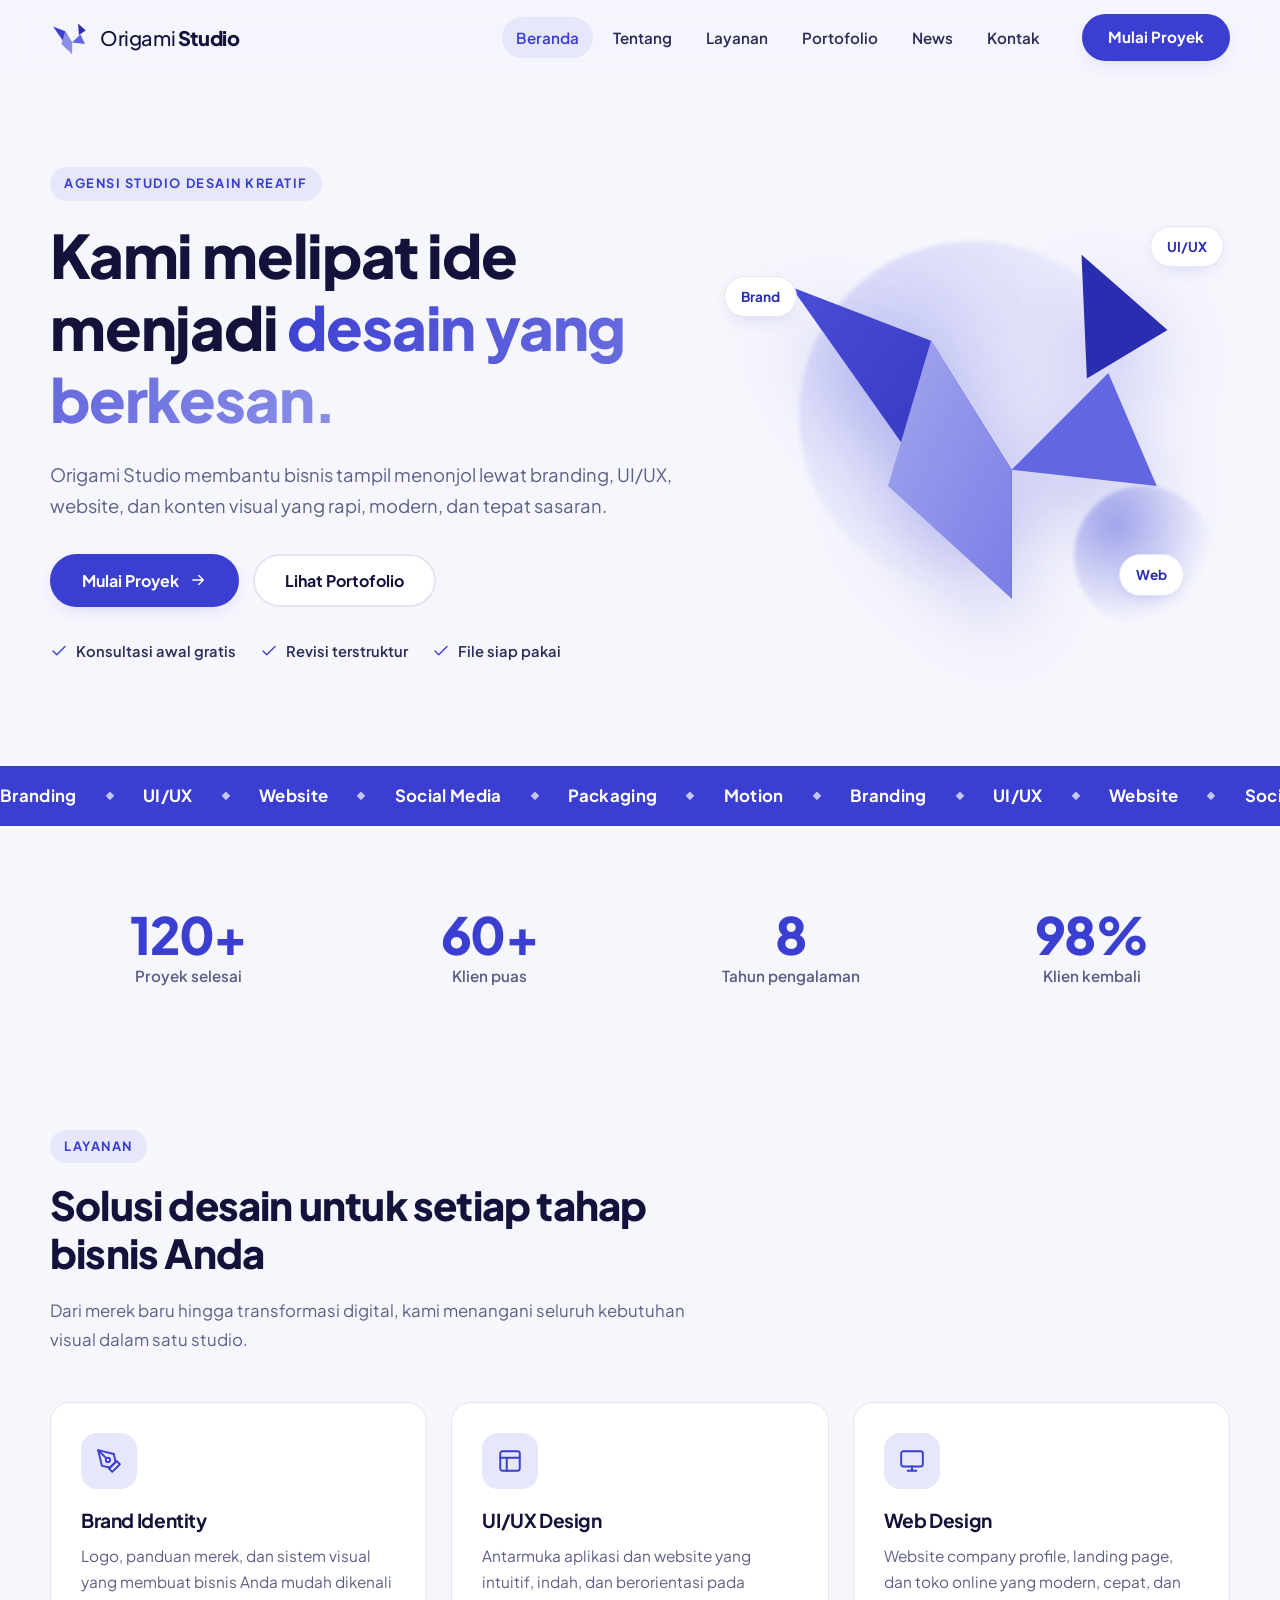
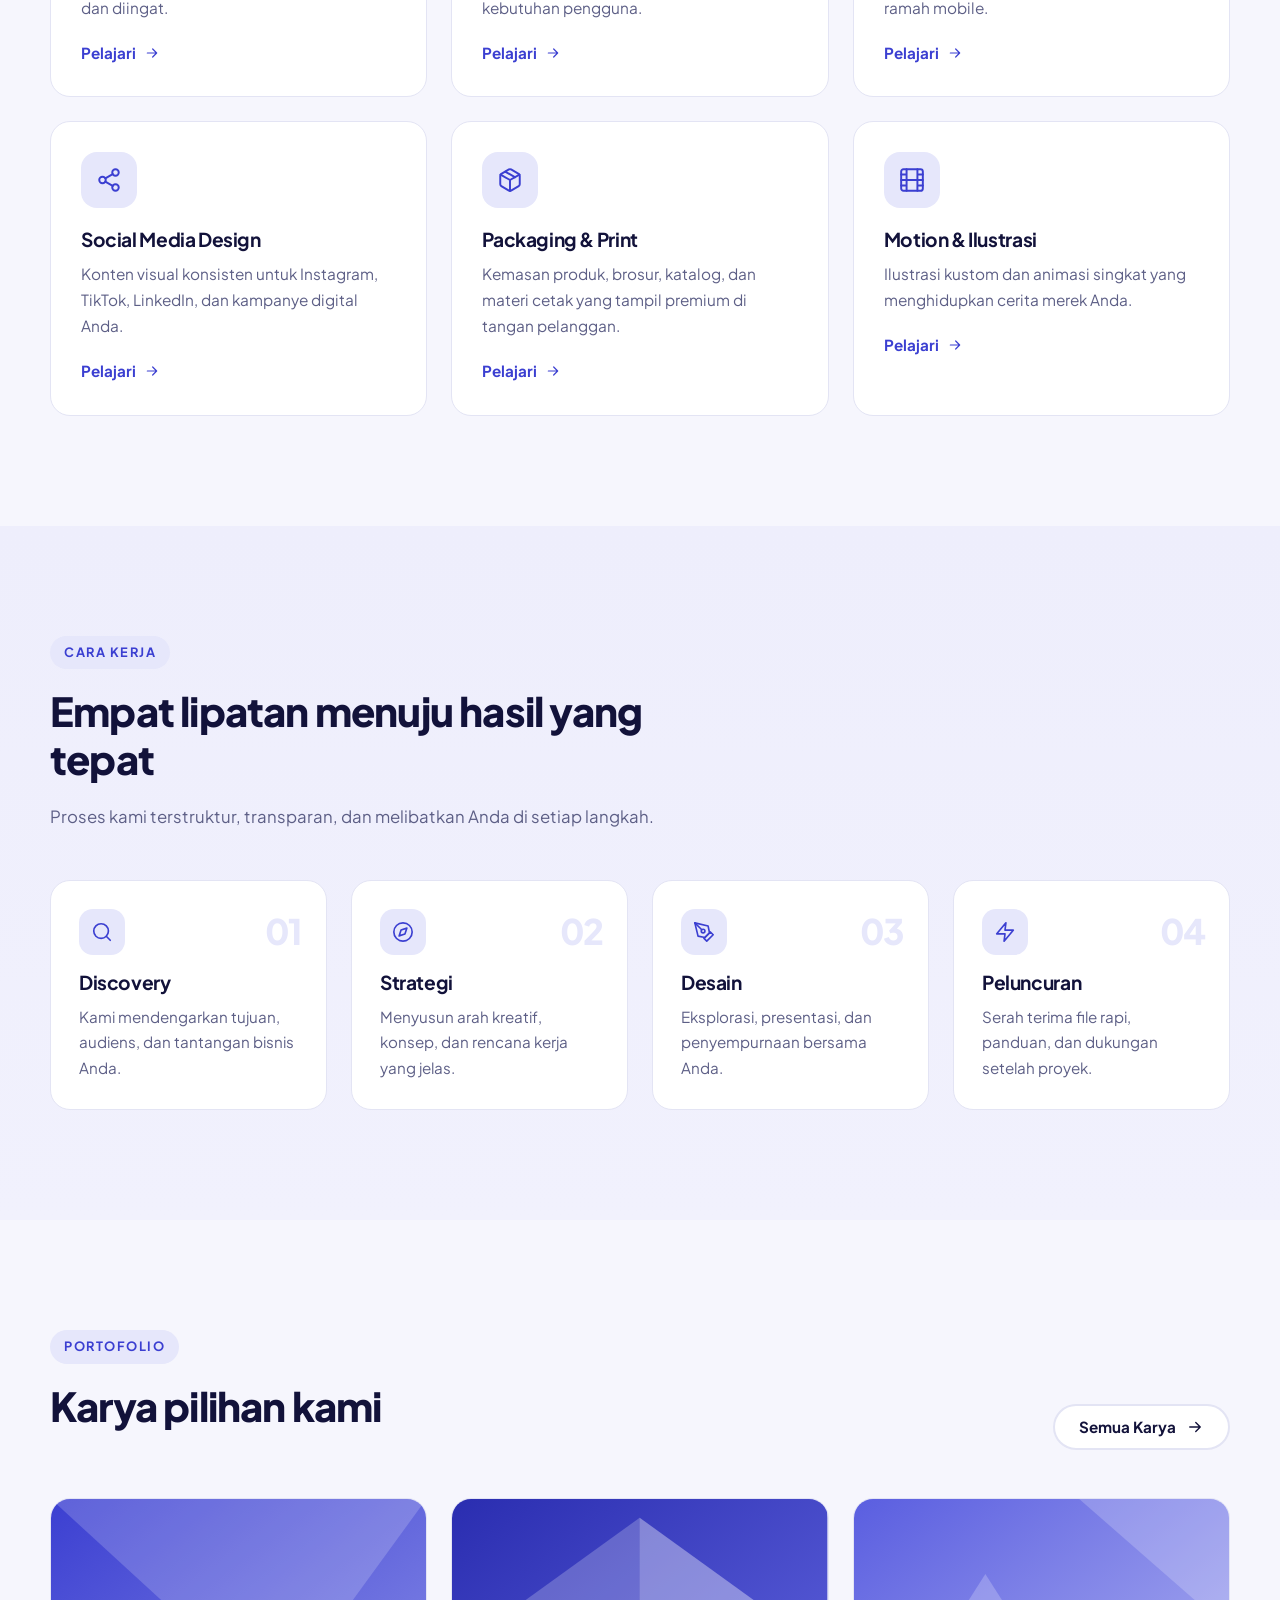
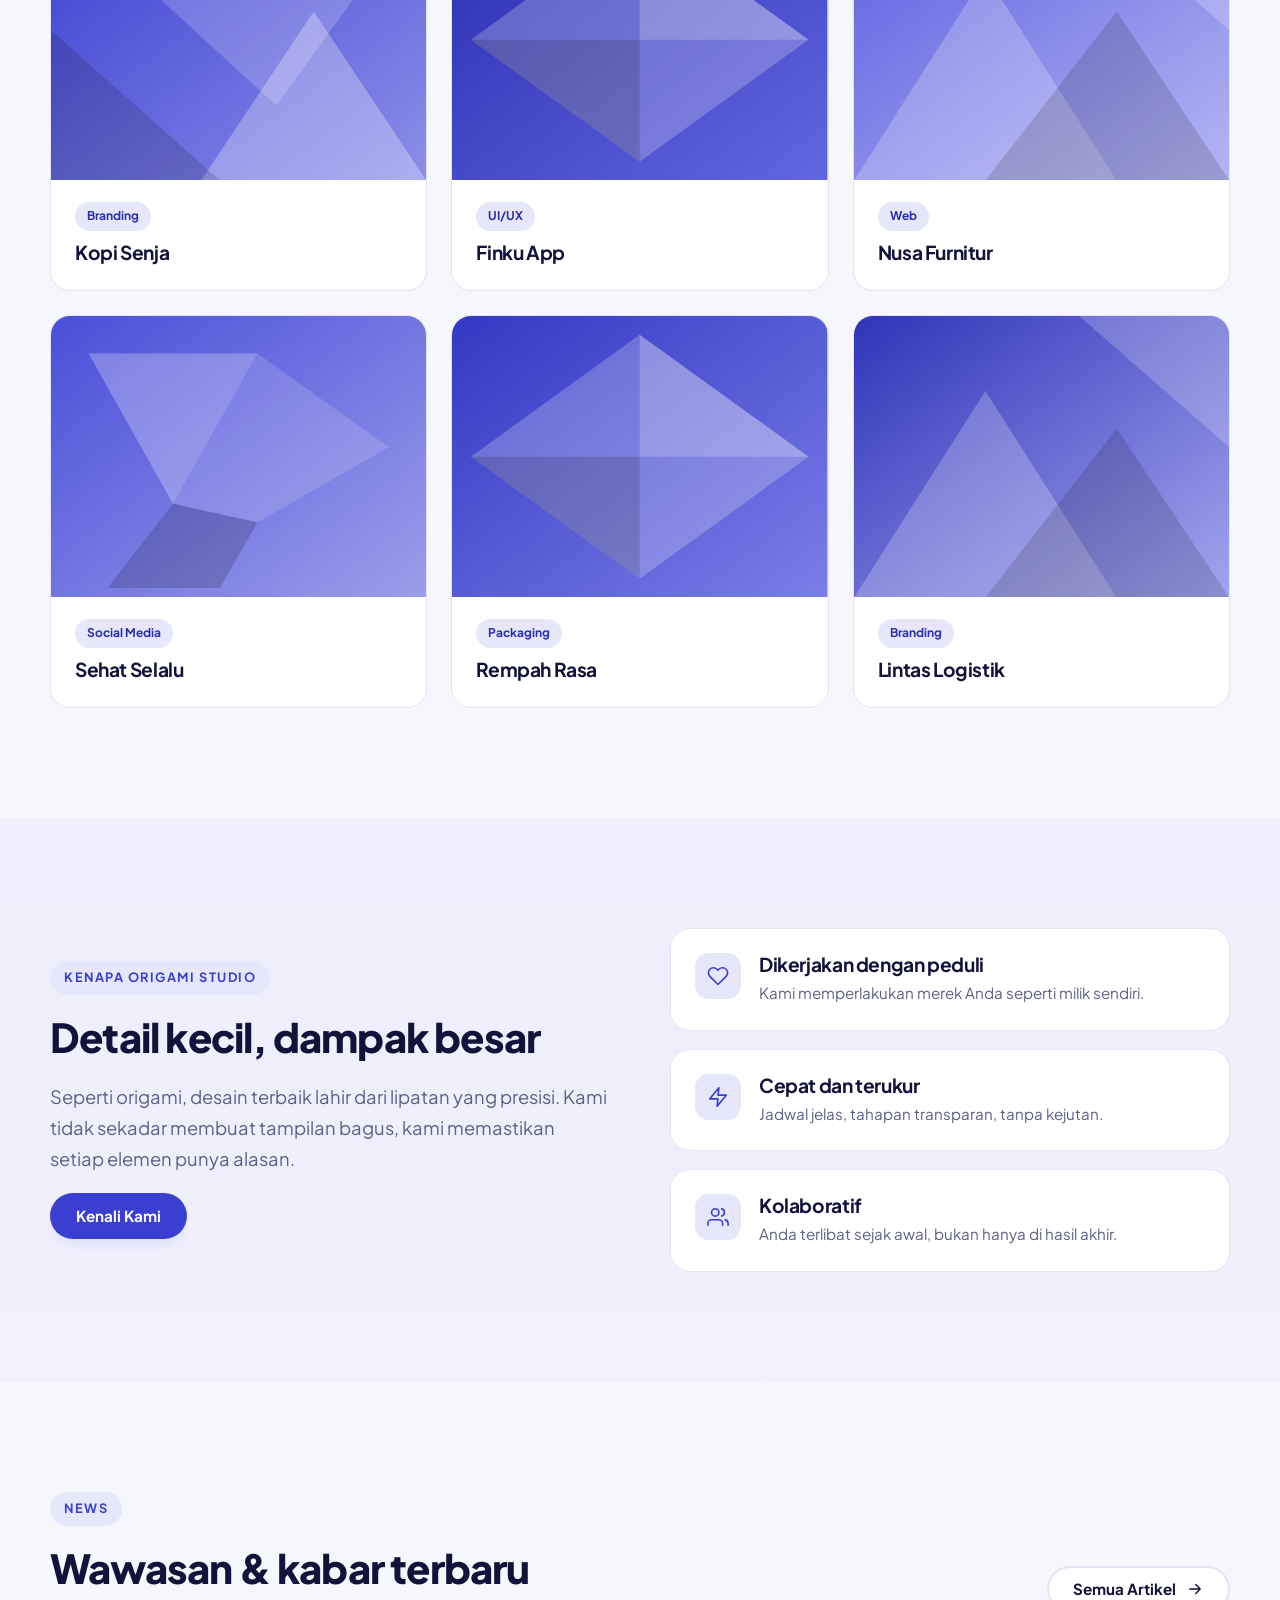
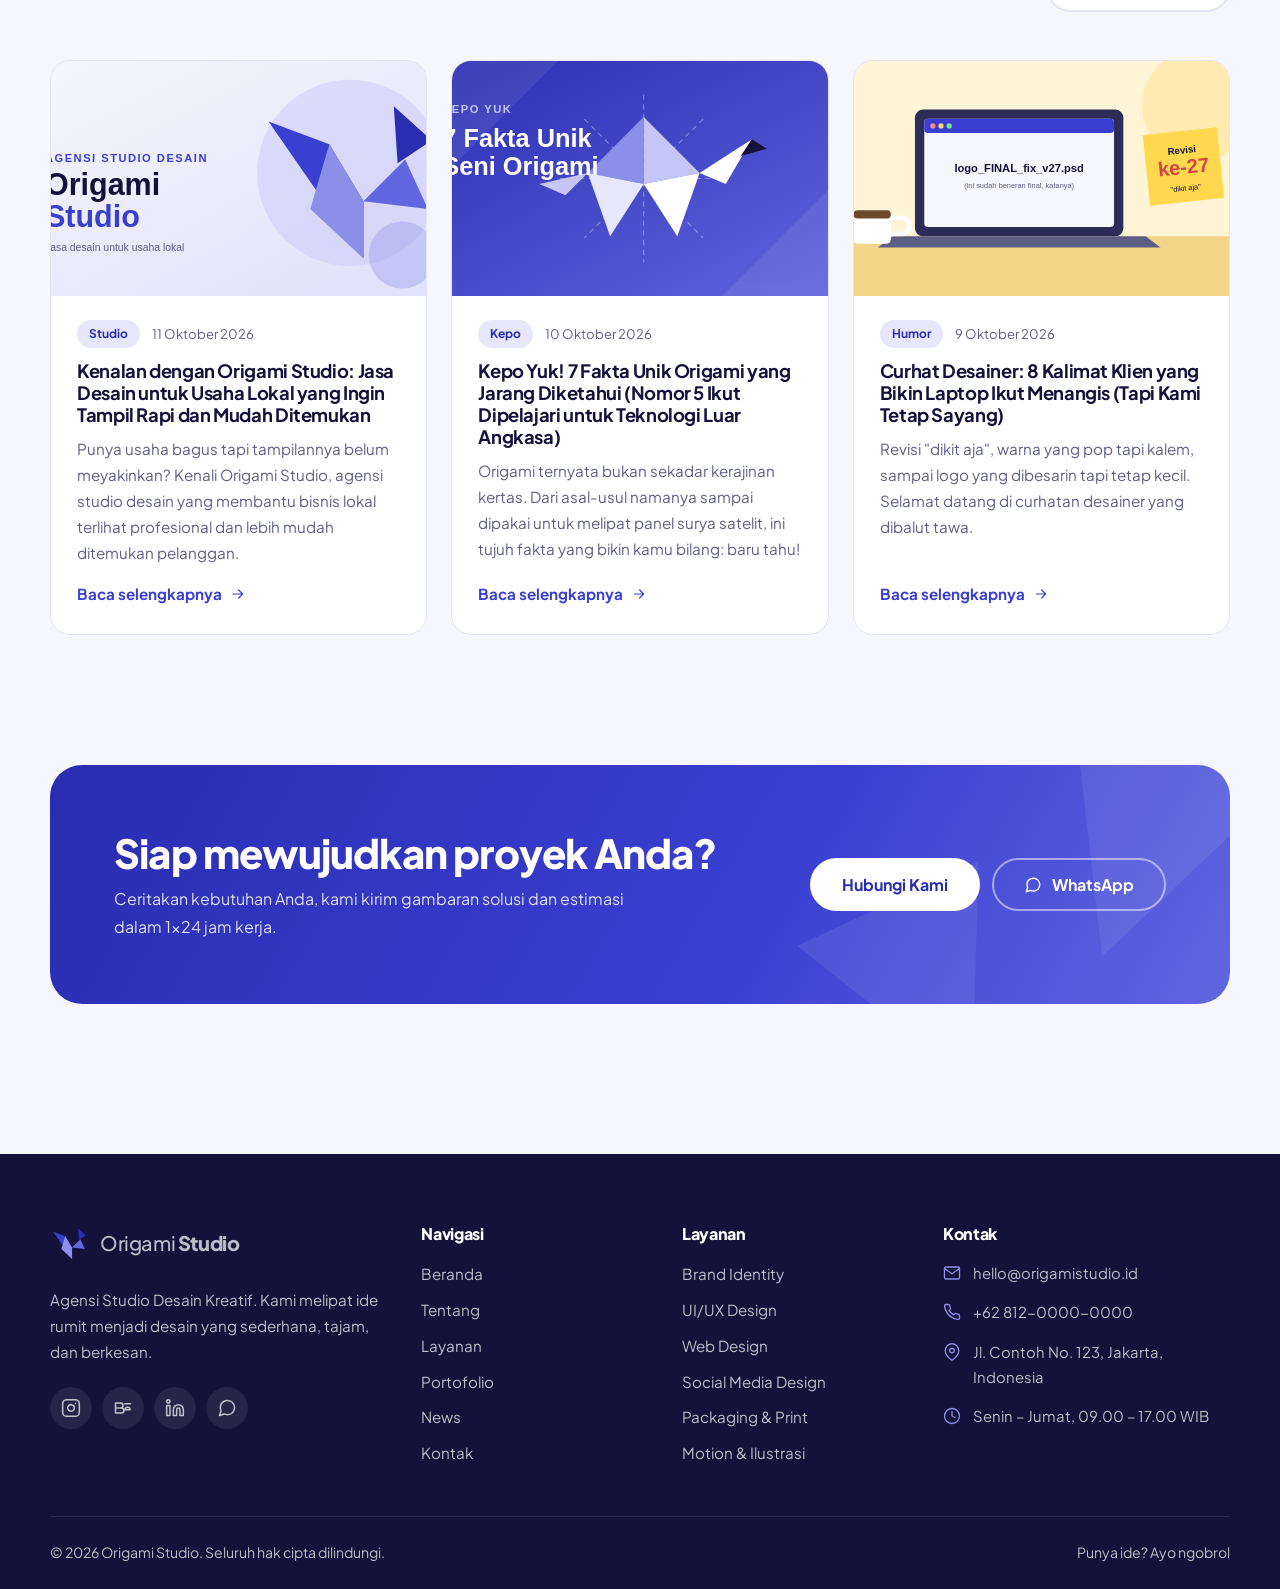
<file: index.html>
<!DOCTYPE html>
<html lang="id">
<head>
    <meta charset="utf-8">
    <meta name="viewport" content="width=device-width, initial-scale=1">
    <title>Origami Studio — Agensi Studio Desain Kreatif</title>
    <meta name="description" content="Origami Studio adalah agensi studio desain yang membantu bisnis tampil menonjol lewat branding, desain UI/UX, website, dan konten visual yang rapi, modern, dan berkesan.">
        <meta name="theme-color" content="#3b3fd1">
    <link rel="canonical" href="https://origamistudio.id/">
    <link rel="icon" type="image/svg+xml" href="assets/img/favicon.svg">

    <meta property="og:site_name" content="Origami Studio">
    <meta property="og:type" content="website">
    <meta property="og:title" content="Origami Studio — Agensi Studio Desain Kreatif">
    <meta property="og:description" content="Origami Studio adalah agensi studio desain yang membantu bisnis tampil menonjol lewat branding, desain UI/UX, website, dan konten visual yang rapi, modern, dan berkesan.">
    <meta property="og:url" content="https://origamistudio.id/">
    <meta property="og:locale" content="id_ID">
        <meta name="twitter:card" content="summary">

    <link rel="preconnect" href="https://fonts.googleapis.com">
    <link rel="preconnect" href="https://fonts.gstatic.com" crossorigin>
    <link href="https://fonts.googleapis.com/css2?family=Plus+Jakarta+Sans:wght@400;500;600;700;800&display=swap" rel="stylesheet">
    <link rel="stylesheet" href="assets/css/style.css">
    <script>document.documentElement.className = 'js';</script>
    </head>
<body>
<a class="skip-link" href="#main">Lewati ke konten</a>

<header class="site-header" id="siteHeader">
    <div class="container header-inner">
        <a class="brand" href="index.html" aria-label="Origami Studio — Beranda">
            <svg class="logo-mark" width="38" height="38" viewBox="0 0 100 100" role="img" aria-label="Logo Origami Studio"><polygon points="8,20 40,32 58,62 58,92" fill="#3b3fd1"/><polygon points="40,32 58,62 58,92 30,66" fill="#8b8fe8"/><polygon points="58,62 80,40 92,66" fill="#6266e0"/><polygon points="74,12 94,30 76,42" fill="#2a2db0"/></svg>            <span class="brand-text">Origami <strong>Studio</strong></span>
        </a>

        <nav class="main-nav" id="mainNav" aria-label="Navigasi utama">
            <ul>
                                    <li>
                        <a href="index.html" class="active" aria-current="page">Beranda</a>
                    </li>
                                    <li>
                        <a href="about.html" class="">Tentang</a>
                    </li>
                                    <li>
                        <a href="services.html" class="">Layanan</a>
                    </li>
                                    <li>
                        <a href="portfolio.html" class="">Portofolio</a>
                    </li>
                                    <li>
                        <a href="news.html" class="">News</a>
                    </li>
                                    <li>
                        <a href="contact.html" class="">Kontak</a>
                    </li>
                            </ul>
            <a class="btn btn-primary nav-cta" href="contact.html">Mulai Proyek</a>
        </nav>

        <button class="nav-toggle" id="navToggle" aria-label="Buka menu" aria-expanded="false" aria-controls="mainNav">
            <span></span><span></span><span></span>
        </button>
    </div>
</header>

<main id="main">

<!-- HERO -->
<section class="hero">
    <div class="container hero-grid">
        <div class="hero-copy">
            <span class="eyebrow reveal">Agensi Studio Desain Kreatif</span>
            <h1 class="reveal">Kami melipat ide menjadi <span class="grad-text">desain yang berkesan.</span></h1>
            <p class="lead reveal">Origami Studio membantu bisnis tampil menonjol lewat branding, UI/UX, website, dan konten visual yang rapi, modern, dan tepat sasaran.</p>
            <div class="hero-actions reveal">
                <a class="btn btn-primary btn-lg" href="contact.html">Mulai Proyek <svg class="icon icon-arrow" width="18" height="18" viewBox="0 0 24 24" fill="none" stroke="currentColor" stroke-width="1.8" stroke-linecap="round" stroke-linejoin="round" aria-hidden="true"><path d="M5 12h14M13 6l6 6-6 6"/></svg></a>
                <a class="btn btn-ghost btn-lg" href="portfolio.html">Lihat Portofolio</a>
            </div>
            <ul class="hero-points reveal">
                <li><svg class="icon icon-check" width="18" height="18" viewBox="0 0 24 24" fill="none" stroke="currentColor" stroke-width="1.8" stroke-linecap="round" stroke-linejoin="round" aria-hidden="true"><path d="M20 6L9 17l-5-5"/></svg> Konsultasi awal gratis</li>
                <li><svg class="icon icon-check" width="18" height="18" viewBox="0 0 24 24" fill="none" stroke="currentColor" stroke-width="1.8" stroke-linecap="round" stroke-linejoin="round" aria-hidden="true"><path d="M20 6L9 17l-5-5"/></svg> Revisi terstruktur</li>
                <li><svg class="icon icon-check" width="18" height="18" viewBox="0 0 24 24" fill="none" stroke="currentColor" stroke-width="1.8" stroke-linecap="round" stroke-linejoin="round" aria-hidden="true"><path d="M20 6L9 17l-5-5"/></svg> File siap pakai</li>
            </ul>
        </div>

        <div class="hero-art reveal" aria-hidden="true">
            <svg viewBox="0 0 400 400" class="hero-bird">
                <defs>
                    <linearGradient id="hb1" x1="0" y1="0" x2="1" y2="1"><stop offset="0" stop-color="#4a4ed8"/><stop offset="1" stop-color="#2a2db0"/></linearGradient>
                    <linearGradient id="hb2" x1="0" y1="0" x2="1" y2="1"><stop offset="0" stop-color="#a2a6ee"/><stop offset="1" stop-color="#7a7ee6"/></linearGradient>
                </defs>
                <polygon points="30,80 160,130 235,250 235,370" fill="url(#hb1)"/>
                <polygon points="160,130 235,250 235,370 120,265" fill="url(#hb2)"/>
                <polygon points="235,250 325,160 370,265" fill="#6266e0"/>
                <polygon points="300,50 380,120 305,165" fill="#2a2db0"/>
            </svg>
            <span class="chip chip-1">Brand</span>
            <span class="chip chip-2">UI/UX</span>
            <span class="chip chip-3">Web</span>
            <span class="blob blob-1"></span>
            <span class="blob blob-2"></span>
        </div>
    </div>
</section>

<!-- MARQUEE -->
<div class="marquee" aria-hidden="true">
    <div class="marquee-track">
                    <span>Branding</span><span class="dot">◆</span><span>UI/UX</span><span class="dot">◆</span><span>Website</span><span class="dot">◆</span><span>Social Media</span><span class="dot">◆</span><span>Packaging</span><span class="dot">◆</span><span>Motion</span><span class="dot">◆</span>
                    <span>Branding</span><span class="dot">◆</span><span>UI/UX</span><span class="dot">◆</span><span>Website</span><span class="dot">◆</span><span>Social Media</span><span class="dot">◆</span><span>Packaging</span><span class="dot">◆</span><span>Motion</span><span class="dot">◆</span>
            </div>
</div>

<!-- STATS -->
<section class="section stats-section">
    <div class="container stats-grid">
                    <div class="stat reveal">
                <strong>120+</strong>
                <span>Proyek selesai</span>
            </div>
                    <div class="stat reveal">
                <strong>60+</strong>
                <span>Klien puas</span>
            </div>
                    <div class="stat reveal">
                <strong>8</strong>
                <span>Tahun pengalaman</span>
            </div>
                    <div class="stat reveal">
                <strong>98%</strong>
                <span>Klien kembali</span>
            </div>
            </div>
</section>

<!-- SERVICES -->
<section class="section">
    <div class="container">
        <div class="section-head reveal">
            <span class="eyebrow">Layanan</span>
            <h2>Solusi desain untuk setiap tahap bisnis Anda</h2>
            <p>Dari merek baru hingga transformasi digital, kami menangani seluruh kebutuhan visual dalam satu studio.</p>
        </div>
        <div class="grid grid-3">
                            <article class="card service-card reveal">
                    <div class="icon-box"><svg class="icon icon-brand" width="26" height="26" viewBox="0 0 24 24" fill="none" stroke="currentColor" stroke-width="1.8" stroke-linecap="round" stroke-linejoin="round" aria-hidden="true"><path d="M12 19l7-7 3 3-7 7-3-3z"/><path d="M18 13l-1.5-7.5L2 2l3.5 14.5L13 18l5-5z"/><path d="M2 2l7.586 7.586"/><circle cx="11" cy="11" r="2"/></svg></div>
                    <h3>Brand Identity</h3>
                    <p>Logo, panduan merek, dan sistem visual yang membuat bisnis Anda mudah dikenali dan diingat.</p>
                    <a class="link-arrow" href="services.html#branding">Pelajari <svg class="icon icon-arrow" width="16" height="16" viewBox="0 0 24 24" fill="none" stroke="currentColor" stroke-width="1.8" stroke-linecap="round" stroke-linejoin="round" aria-hidden="true"><path d="M5 12h14M13 6l6 6-6 6"/></svg></a>
                </article>
                            <article class="card service-card reveal">
                    <div class="icon-box"><svg class="icon icon-layout" width="26" height="26" viewBox="0 0 24 24" fill="none" stroke="currentColor" stroke-width="1.8" stroke-linecap="round" stroke-linejoin="round" aria-hidden="true"><rect x="3" y="3" width="18" height="18" rx="2"/><path d="M3 9h18M9 21V9"/></svg></div>
                    <h3>UI/UX Design</h3>
                    <p>Antarmuka aplikasi dan website yang intuitif, indah, dan berorientasi pada kebutuhan pengguna.</p>
                    <a class="link-arrow" href="services.html#ui-ux">Pelajari <svg class="icon icon-arrow" width="16" height="16" viewBox="0 0 24 24" fill="none" stroke="currentColor" stroke-width="1.8" stroke-linecap="round" stroke-linejoin="round" aria-hidden="true"><path d="M5 12h14M13 6l6 6-6 6"/></svg></a>
                </article>
                            <article class="card service-card reveal">
                    <div class="icon-box"><svg class="icon icon-monitor" width="26" height="26" viewBox="0 0 24 24" fill="none" stroke="currentColor" stroke-width="1.8" stroke-linecap="round" stroke-linejoin="round" aria-hidden="true"><rect x="2" y="3" width="20" height="14" rx="2"/><path d="M8 21h8M12 17v4"/></svg></div>
                    <h3>Web Design</h3>
                    <p>Website company profile, landing page, dan toko online yang modern, cepat, dan ramah mobile.</p>
                    <a class="link-arrow" href="services.html#web-design">Pelajari <svg class="icon icon-arrow" width="16" height="16" viewBox="0 0 24 24" fill="none" stroke="currentColor" stroke-width="1.8" stroke-linecap="round" stroke-linejoin="round" aria-hidden="true"><path d="M5 12h14M13 6l6 6-6 6"/></svg></a>
                </article>
                            <article class="card service-card reveal">
                    <div class="icon-box"><svg class="icon icon-share" width="26" height="26" viewBox="0 0 24 24" fill="none" stroke="currentColor" stroke-width="1.8" stroke-linecap="round" stroke-linejoin="round" aria-hidden="true"><circle cx="18" cy="5" r="3"/><circle cx="6" cy="12" r="3"/><circle cx="18" cy="19" r="3"/><path d="M8.59 13.51l6.83 3.98M15.41 6.51l-6.82 3.98"/></svg></div>
                    <h3>Social Media Design</h3>
                    <p>Konten visual konsisten untuk Instagram, TikTok, LinkedIn, dan kampanye digital Anda.</p>
                    <a class="link-arrow" href="services.html#social-media">Pelajari <svg class="icon icon-arrow" width="16" height="16" viewBox="0 0 24 24" fill="none" stroke="currentColor" stroke-width="1.8" stroke-linecap="round" stroke-linejoin="round" aria-hidden="true"><path d="M5 12h14M13 6l6 6-6 6"/></svg></a>
                </article>
                            <article class="card service-card reveal">
                    <div class="icon-box"><svg class="icon icon-package" width="26" height="26" viewBox="0 0 24 24" fill="none" stroke="currentColor" stroke-width="1.8" stroke-linecap="round" stroke-linejoin="round" aria-hidden="true"><path d="M16.5 9.4l-9-5.19M21 16V8a2 2 0 0 0-1-1.73l-7-4a2 2 0 0 0-2 0l-7 4A2 2 0 0 0 3 8v8a2 2 0 0 0 1 1.73l7 4a2 2 0 0 0 2 0l7-4A2 2 0 0 0 21 16z"/><path d="M3.27 6.96L12 12.01l8.73-5.05M12 22.08V12"/></svg></div>
                    <h3>Packaging &amp; Print</h3>
                    <p>Kemasan produk, brosur, katalog, dan materi cetak yang tampil premium di tangan pelanggan.</p>
                    <a class="link-arrow" href="services.html#packaging">Pelajari <svg class="icon icon-arrow" width="16" height="16" viewBox="0 0 24 24" fill="none" stroke="currentColor" stroke-width="1.8" stroke-linecap="round" stroke-linejoin="round" aria-hidden="true"><path d="M5 12h14M13 6l6 6-6 6"/></svg></a>
                </article>
                            <article class="card service-card reveal">
                    <div class="icon-box"><svg class="icon icon-film" width="26" height="26" viewBox="0 0 24 24" fill="none" stroke="currentColor" stroke-width="1.8" stroke-linecap="round" stroke-linejoin="round" aria-hidden="true"><rect x="2" y="2" width="20" height="20" rx="2.18"/><path d="M7 2v20M17 2v20M2 12h20M2 7h5M2 17h5M17 17h5M17 7h5"/></svg></div>
                    <h3>Motion &amp; Ilustrasi</h3>
                    <p>Ilustrasi kustom dan animasi singkat yang menghidupkan cerita merek Anda.</p>
                    <a class="link-arrow" href="services.html#motion">Pelajari <svg class="icon icon-arrow" width="16" height="16" viewBox="0 0 24 24" fill="none" stroke="currentColor" stroke-width="1.8" stroke-linecap="round" stroke-linejoin="round" aria-hidden="true"><path d="M5 12h14M13 6l6 6-6 6"/></svg></a>
                </article>
                    </div>
    </div>
</section>

<!-- PROCESS -->
<section class="section section-tint">
    <div class="container">
        <div class="section-head reveal">
            <span class="eyebrow">Cara Kerja</span>
            <h2>Empat lipatan menuju hasil yang tepat</h2>
            <p>Proses kami terstruktur, transparan, dan melibatkan Anda di setiap langkah.</p>
        </div>
        <div class="grid grid-4 process">
                            <div class="step reveal">
                    <span class="step-num">01</span>
                    <div class="icon-box sm"><svg class="icon icon-search" width="22" height="22" viewBox="0 0 24 24" fill="none" stroke="currentColor" stroke-width="1.8" stroke-linecap="round" stroke-linejoin="round" aria-hidden="true"><circle cx="11" cy="11" r="8"/><path d="M21 21l-4.35-4.35"/></svg></div>
                    <h3>Discovery</h3>
                    <p>Kami mendengarkan tujuan, audiens, dan tantangan bisnis Anda.</p>
                </div>
                            <div class="step reveal">
                    <span class="step-num">02</span>
                    <div class="icon-box sm"><svg class="icon icon-compass" width="22" height="22" viewBox="0 0 24 24" fill="none" stroke="currentColor" stroke-width="1.8" stroke-linecap="round" stroke-linejoin="round" aria-hidden="true"><circle cx="12" cy="12" r="10"/><path d="M16.24 7.76l-2.12 6.36-6.36 2.12 2.12-6.36 6.36-2.12z"/></svg></div>
                    <h3>Strategi</h3>
                    <p>Menyusun arah kreatif, konsep, dan rencana kerja yang jelas.</p>
                </div>
                            <div class="step reveal">
                    <span class="step-num">03</span>
                    <div class="icon-box sm"><svg class="icon icon-brand" width="22" height="22" viewBox="0 0 24 24" fill="none" stroke="currentColor" stroke-width="1.8" stroke-linecap="round" stroke-linejoin="round" aria-hidden="true"><path d="M12 19l7-7 3 3-7 7-3-3z"/><path d="M18 13l-1.5-7.5L2 2l3.5 14.5L13 18l5-5z"/><path d="M2 2l7.586 7.586"/><circle cx="11" cy="11" r="2"/></svg></div>
                    <h3>Desain</h3>
                    <p>Eksplorasi, presentasi, dan penyempurnaan bersama Anda.</p>
                </div>
                            <div class="step reveal">
                    <span class="step-num">04</span>
                    <div class="icon-box sm"><svg class="icon icon-zap" width="22" height="22" viewBox="0 0 24 24" fill="none" stroke="currentColor" stroke-width="1.8" stroke-linecap="round" stroke-linejoin="round" aria-hidden="true"><path d="M13 2L3 14h9l-1 8 10-12h-9l1-8z"/></svg></div>
                    <h3>Peluncuran</h3>
                    <p>Serah terima file rapi, panduan, dan dukungan setelah proyek.</p>
                </div>
                    </div>
    </div>
</section>

<!-- PORTFOLIO -->
<section class="section">
    <div class="container">
        <div class="section-head split reveal">
            <div>
                <span class="eyebrow">Portofolio</span>
                <h2>Karya pilihan kami</h2>
            </div>
            <a class="btn btn-ghost" href="portfolio.html">Semua Karya <svg class="icon icon-arrow" width="18" height="18" viewBox="0 0 24 24" fill="none" stroke="currentColor" stroke-width="1.8" stroke-linecap="round" stroke-linejoin="round" aria-hidden="true"><path d="M5 12h14M13 6l6 6-6 6"/></svg></a>
        </div>
        <div class="grid grid-3">
                            <a class="work-card reveal" href="portfolio.html#kopi-senja">
                    <div class="work-thumb">
                                                    <svg class="thumb-svg" viewBox="0 0 200 150" preserveAspectRatio="xMidYMid slice" aria-hidden="true"><defs><linearGradient id="ge2f26cae" x1="0" y1="0" x2="1" y2="1"><stop offset="0" stop-color="#3b3fd1"/><stop offset="1" stop-color="#8b8fe8"/></linearGradient></defs><rect width="200" height="150" fill="url(#ge2f26cae)"/><polygon points="0,0 200,0 120,110" fill="rgba(255,255,255,.18)"/><polygon points="200,150 80,150 140,60" fill="rgba(255,255,255,.28)"/><polygon points="0,150 90,150 0,70" fill="rgba(0,0,0,.14)"/></svg>                                            </div>
                    <div class="work-meta">
                        <span class="tag">Branding</span>
                        <h3>Kopi Senja</h3>
                    </div>
                </a>
                            <a class="work-card reveal" href="portfolio.html#finku-app">
                    <div class="work-thumb">
                                                    <svg class="thumb-svg" viewBox="0 0 200 150" preserveAspectRatio="xMidYMid slice" aria-hidden="true"><defs><linearGradient id="gbab706ad" x1="0" y1="0" x2="1" y2="1"><stop offset="0" stop-color="#2a2db0"/><stop offset="1" stop-color="#6266e0"/></linearGradient></defs><rect width="200" height="150" fill="url(#gbab706ad)"/><polygon points="100,10 190,75 100,140 10,75" fill="rgba(255,255,255,.22)"/><polygon points="100,10 190,75 100,75" fill="rgba(255,255,255,.2)"/><polygon points="10,75 100,140 100,75" fill="rgba(0,0,0,.14)"/></svg>                                            </div>
                    <div class="work-meta">
                        <span class="tag">UI/UX</span>
                        <h3>Finku App</h3>
                    </div>
                </a>
                            <a class="work-card reveal" href="portfolio.html#nusa-furnitur">
                    <div class="work-thumb">
                                                    <svg class="thumb-svg" viewBox="0 0 200 150" preserveAspectRatio="xMidYMid slice" aria-hidden="true"><defs><linearGradient id="g8eb0982e" x1="0" y1="0" x2="1" y2="1"><stop offset="0" stop-color="#5a5ee0"/><stop offset="1" stop-color="#b3b6f2"/></linearGradient></defs><rect width="200" height="150" fill="url(#g8eb0982e)"/><polygon points="0,150 70,40 140,150" fill="rgba(255,255,255,.22)"/><polygon points="70,150 140,60 200,150" fill="rgba(0,0,0,.14)"/><polygon points="120,0 200,0 200,70" fill="rgba(255,255,255,.2)"/></svg>                                            </div>
                    <div class="work-meta">
                        <span class="tag">Web</span>
                        <h3>Nusa Furnitur</h3>
                    </div>
                </a>
                            <a class="work-card reveal" href="portfolio.html#sehat-selalu">
                    <div class="work-thumb">
                                                    <svg class="thumb-svg" viewBox="0 0 200 150" preserveAspectRatio="xMidYMid slice" aria-hidden="true"><defs><linearGradient id="gd3e88bc4" x1="0" y1="0" x2="1" y2="1"><stop offset="0" stop-color="#4a4ed8"/><stop offset="1" stop-color="#9a9eea"/></linearGradient></defs><rect width="200" height="150" fill="url(#gd3e88bc4)"/><polygon points="20,20 110,20 65,100" fill="rgba(255,255,255,.26)"/><polygon points="110,20 180,70 110,110 65,100" fill="rgba(255,255,255,.14)"/><polygon points="65,100 110,110 90,145 30,145" fill="rgba(0,0,0,.16)"/></svg>                                            </div>
                    <div class="work-meta">
                        <span class="tag">Social Media</span>
                        <h3>Sehat Selalu</h3>
                    </div>
                </a>
                            <a class="work-card reveal" href="portfolio.html#rempah-rasa">
                    <div class="work-thumb">
                                                    <svg class="thumb-svg" viewBox="0 0 200 150" preserveAspectRatio="xMidYMid slice" aria-hidden="true"><defs><linearGradient id="gc7155e80" x1="0" y1="0" x2="1" y2="1"><stop offset="0" stop-color="#3338c4"/><stop offset="1" stop-color="#7a7ee6"/></linearGradient></defs><rect width="200" height="150" fill="url(#gc7155e80)"/><polygon points="100,10 190,75 100,140 10,75" fill="rgba(255,255,255,.22)"/><polygon points="100,10 190,75 100,75" fill="rgba(255,255,255,.2)"/><polygon points="10,75 100,140 100,75" fill="rgba(0,0,0,.14)"/></svg>                                            </div>
                    <div class="work-meta">
                        <span class="tag">Packaging</span>
                        <h3>Rempah Rasa</h3>
                    </div>
                </a>
                            <a class="work-card reveal" href="portfolio.html#lintas-logistik">
                    <div class="work-thumb">
                                                    <svg class="thumb-svg" viewBox="0 0 200 150" preserveAspectRatio="xMidYMid slice" aria-hidden="true"><defs><linearGradient id="g8b224835" x1="0" y1="0" x2="1" y2="1"><stop offset="0" stop-color="#2f33b8"/><stop offset="1" stop-color="#a2a6ee"/></linearGradient></defs><rect width="200" height="150" fill="url(#g8b224835)"/><polygon points="0,150 70,40 140,150" fill="rgba(255,255,255,.22)"/><polygon points="70,150 140,60 200,150" fill="rgba(0,0,0,.14)"/><polygon points="120,0 200,0 200,70" fill="rgba(255,255,255,.2)"/></svg>                                            </div>
                    <div class="work-meta">
                        <span class="tag">Branding</span>
                        <h3>Lintas Logistik</h3>
                    </div>
                </a>
                    </div>
    </div>
</section>

<!-- WHY US -->
<section class="section section-tint">
    <div class="container why-grid">
        <div class="reveal">
            <span class="eyebrow">Kenapa Origami Studio</span>
            <h2>Detail kecil, dampak besar</h2>
            <p class="lead">Seperti origami, desain terbaik lahir dari lipatan yang presisi. Kami tidak sekadar membuat tampilan bagus, kami memastikan setiap elemen punya alasan.</p>
            <a class="btn btn-primary" href="about.html">Kenali Kami</a>
        </div>
        <div class="why-list">
                            <div class="why-item reveal">
                    <div class="icon-box sm"><svg class="icon icon-heart" width="22" height="22" viewBox="0 0 24 24" fill="none" stroke="currentColor" stroke-width="1.8" stroke-linecap="round" stroke-linejoin="round" aria-hidden="true"><path d="M20.84 4.61a5.5 5.5 0 0 0-7.78 0L12 5.67l-1.06-1.06a5.5 5.5 0 0 0-7.78 7.78l1.06 1.06L12 21.23l7.78-7.78 1.06-1.06a5.5 5.5 0 0 0 0-7.78z"/></svg></div>
                    <div>
                        <h3>Dikerjakan dengan peduli</h3>
                        <p>Kami memperlakukan merek Anda seperti milik sendiri.</p>
                    </div>
                </div>
                            <div class="why-item reveal">
                    <div class="icon-box sm"><svg class="icon icon-zap" width="22" height="22" viewBox="0 0 24 24" fill="none" stroke="currentColor" stroke-width="1.8" stroke-linecap="round" stroke-linejoin="round" aria-hidden="true"><path d="M13 2L3 14h9l-1 8 10-12h-9l1-8z"/></svg></div>
                    <div>
                        <h3>Cepat dan terukur</h3>
                        <p>Jadwal jelas, tahapan transparan, tanpa kejutan.</p>
                    </div>
                </div>
                            <div class="why-item reveal">
                    <div class="icon-box sm"><svg class="icon icon-users" width="22" height="22" viewBox="0 0 24 24" fill="none" stroke="currentColor" stroke-width="1.8" stroke-linecap="round" stroke-linejoin="round" aria-hidden="true"><path d="M17 21v-2a4 4 0 0 0-4-4H5a4 4 0 0 0-4 4v2"/><circle cx="9" cy="7" r="4"/><path d="M23 21v-2a4 4 0 0 0-3-3.87M16 3.13a4 4 0 0 1 0 7.75"/></svg></div>
                    <div>
                        <h3>Kolaboratif</h3>
                        <p>Anda terlibat sejak awal, bukan hanya di hasil akhir.</p>
                    </div>
                </div>
                    </div>
    </div>
</section>

<!-- NEWS -->
<section class="section">
    <div class="container">
        <div class="section-head split reveal">
            <div>
                <span class="eyebrow">News</span>
                <h2>Wawasan &amp; kabar terbaru</h2>
            </div>
            <a class="btn btn-ghost" href="news.html">Semua Artikel <svg class="icon icon-arrow" width="18" height="18" viewBox="0 0 24 24" fill="none" stroke="currentColor" stroke-width="1.8" stroke-linecap="round" stroke-linejoin="round" aria-hidden="true"><path d="M5 12h14M13 6l6 6-6 6"/></svg></a>
        </div>
        <div class="grid grid-3">
            <article class="card post-card reveal" data-cat="studio" data-search="kenalan dengan origami studio: jasa desain untuk usaha lokal yang ingin tampil rapi dan mudah ditemukan punya usaha bagus tapi tampilannya belum meyakinkan? kenali origami studio, agensi studio desain yang membantu bisnis lokal terlihat profesional dan lebih mudah ditemukan pelanggan. bayangkan ini: produk anda enak, layanan anda ramah, harga anda masuk akal. tetapi calon pelanggan melihat logo yang buram, feed media sosial yang warnanya berganti-ganti, dan website yang membuat mereka menutup halaman dalam hitungan detik. sayang sekali, bukan?

di situlah origami studio hadir. kami adalah agensi studio desain yang membantu usaha, terutama usaha lokal dan umkm, tampil rapi, meyakinkan, dan mudah ditemukan, baik di dunia nyata maupun di mesin pencari.

apa itu origami studio?
origami studio adalah studio desain kreatif yang menggabungkan strategi merek, desain visual, dan pengembangan website dalam satu tempat. kami tidak sekadar membuat tampilan yang enak dilihat. setiap garis, warna, dan huruf dipilih karena punya alasan, persis seperti lipatan pada selembar kertas origami: salah satu lipatan saja bisa mengubah bentuk akhirnya.

layanan yang bisa anda andalkan
berikut hal-hal yang bisa kami kerjakan untuk bisnis anda. detail lengkapnya ada di halaman layanan kami.

  brand identity: logo, palet warna, tipografi, dan panduan merek.
  ui/ux design: tampilan aplikasi dan website yang mudah dipakai.
  web design: company profile, landing page, dan toko online yang ringan di semua perangkat.
  social media design: template dan konten visual yang konsisten.
  packaging dan print: kemasan, brosur, katalog, dan materi cetak.
  motion dan ilustrasi: animasi singkat dan ilustrasi khas merek anda.


bagaimana cara kami bekerja?
kami percaya hasil yang bagus lahir dari proses yang jelas. anda selalu tahu kami sedang berada di tahap mana, dan anda dilibatkan sejak awal.


  
  gambar 1. empat tahap kerja origami studio, dari memahami bisnis anda sampai hasil siap dipakai.


desain bagus saja belum cukup, usaha lokal juga perlu mudah ditemukan
banyak pelanggan sekarang memulai pencarian dengan mengetik kebutuhan mereka di google, misalnya &amp;quot;jasa desain logo di kota saya&amp;quot;. karena itu, tampilan menarik perlu didukung dasar-dasar local seo yang sehat. beberapa langkah sederhana yang bisa langsung anda terapkan:

  samakan data usaha di mana pun. nama, alamat, dan nomor telepon sebaiknya konsisten di website, media sosial, dan profil bisnis anda.
  lengkapi profil bisnis di google. jam buka, foto, dan kategori usaha yang tepat membantu calon pelanggan percaya.
  pastikan website cepat dan nyaman di ponsel. pengunjung yang kesulitan membaca biasanya langsung pergi.
  rutin menulis konten yang berguna. artikel yang menjawab pertanyaan pelanggan membuat website anda lebih relevan.
  bangun tautan dari situs yang sejalan. saling merekomendasikan dengan sesama pelaku usaha adalah cara yang wajar dan sehat untuk dikenal lebih luas.


contoh semangat usaha lokal: decantkans
salah satu contoh yang sedang kami perhatikan adalah decantkans, website usaha parfum decant yang dikembangkan oleh kelompok kami. untuk usaha seperti ini, hal-hal di atas terasa nyata: tampilan toko online yang rapi, informasi produk yang jelas, dan kemudahan untuk ditemukan oleh orang yang sedang mencari wangi baru tanpa harus langsung membeli botol besar.
kalau anda penasaran seperti apa toko online usaha kecil bisa tampil, silakan mampir ke website parfum decant decantkans dan lihat sendiri.

usaha lokal tidak harus besar untuk terlihat profesional. cukup rapi, konsisten, dan mudah dihubungi.

siap melipat ide bisnis anda?
jika anda sedang merintis usaha, ingin menyegarkan merek yang sudah ada, atau butuh website yang benar-benar bekerja untuk bisnis, ceritakan kebutuhan anda. lihat dulu portofolio kami, lalu hubungi origami studio untuk konsultasi awal tanpa biaya. kami balas dalam 1x24 jam kerja.">
    <a class="post-thumb" href="news/kenalan-dengan-origami-studio-jasa-desain-usaha-lokal.html" tabindex="-1" aria-hidden="true">
                    <img src="assets/img/news/cover-kenalan-origami-studio.svg" alt="" loading="lazy">
            </a>
    <div class="post-body">
        <div class="post-meta">
            <span class="tag">Studio</span>
            <time datetime="2026-10-11">11 Oktober 2026</time>
        </div>
        <h3><a href="news/kenalan-dengan-origami-studio-jasa-desain-usaha-lokal.html">Kenalan dengan Origami Studio: Jasa Desain untuk Usaha Lokal yang Ingin Tampil Rapi dan Mudah Ditemukan</a></h3>
        <p>Punya usaha bagus tapi tampilannya belum meyakinkan? Kenali Origami Studio, agensi studio desain yang membantu bisnis lokal terlihat profesional dan lebih mudah ditemukan pelanggan.</p>
        <a class="link-arrow" href="news/kenalan-dengan-origami-studio-jasa-desain-usaha-lokal.html">Baca selengkapnya <svg class="icon icon-arrow" width="16" height="16" viewBox="0 0 24 24" fill="none" stroke="currentColor" stroke-width="1.8" stroke-linecap="round" stroke-linejoin="round" aria-hidden="true"><path d="M5 12h14M13 6l6 6-6 6"/></svg></a>
    </div>
</article>
<article class="card post-card reveal" data-cat="kepo" data-search="kepo yuk! 7 fakta unik origami yang jarang diketahui (nomor 5 ikut dipelajari untuk teknologi luar angkasa) origami ternyata bukan sekadar kerajinan kertas. dari asal-usul namanya sampai dipakai untuk melipat panel surya satelit, ini tujuh fakta yang bikin kamu bilang: baru tahu! pernah melipat pesawat kertas waktu sekolah? selamat, kamu sudah pernah mencicipi origami. tetapi di balik selembar kertas yang dilipat itu, ada cerita, matematika, bahkan teknologi canggih yang mungkin belum pernah kamu bayangkan.

siapkan rasa kepomu. ini tujuh fakta yang bakal bikin kamu melihat kertas dengan cara berbeda.

1. namanya memang berarti &amp;quot;lipat kertas&amp;quot;
kata origami berasal dari bahasa jepang: ori yang berarti melipat dan kami yang berarti kertas. jadi kalau kamu mengatakan origami, kamu sedang mengatakan &amp;quot;lipat kertas&amp;quot; dalam satu kata. praktis, kan?

2. kertasnya sendiri berasal dari tiongkok
kertas pertama kali dikenal di tiongkok, lalu teknik pembuatannya menyebar ke berbagai negeri, termasuk jepang. di sanalah tradisi melipat kertas tumbuh dan berkembang menjadi seni yang kita kenal sekarang.

3. seribu bangau kertas dipercaya membawa harapan
di jepang, ada tradisi senbazuru, yaitu merangkai seribu bangau kertas. menurut kepercayaan yang populer, orang yang menyelesaikannya akan dikabulkan satu permohonan, misalnya umur panjang atau kesembuhan. karena itu, rangkaian bangau kertas sering dijadikan hadiah penuh doa.

4. origami punya &amp;quot;bahasa&amp;quot; petunjuknya sendiri
akira yoshizawa, seniman jepang yang dikenal sebagai tokoh penting origami modern, mengembangkan sistem simbol garis dan panah agar orang bisa mengikuti cara melipat lewat gambar. sistem ini kemudian disempurnakan oleh samuel randlett, dan sampai sekarang masih dipakai di banyak buku petunjuk origami di seluruh dunia.

5. lipatan kertas ikut dipelajari untuk panel surya satelit
ini bagian favorit tim kami. seorang ilmuwan jepang, koryo miura, merancang pola lipatan yang disebut miura-ori. pola ini membuat lembaran bisa dibuka dan ditutup dalam satu gerakan. gagasan semacam itu dipelajari untuk melipat panel surya agar muat di ruang sempit saat peluncuran, lalu terbentang ketika sudah berada di orbit.


  
  gambar 1. ilustrasi sederhana pola lipat miura. lembar yang sama bisa terbuka lebar atau terlipat rapat dengan rapi. (ilustrasi: origami studio, bukan gambar teknis)


6. melipat kertas dua kali lipat berulang-ulang itu ternyata sulit sekali
banyak orang mencoba melipat selembar kertas biasa menjadi dua, lagi dan lagi. hasilnya, kebanyakan menyerah sekitar tujuh atau delapan lipatan karena kertasnya menjadi terlalu tebal. namun pada tahun 2002, pelajar asal amerika serikat bernama britney gallivan berhasil melipat kertas sebanyak 12 kali dengan menggunakan gulungan kertas yang sangat panjang. sabar plus hitung-hitungan yang matang memang kombinasi ampuh.

7. aturan klasiknya: satu lembar, tanpa potong, tanpa lem
dalam origami tradisional, sebuah bentuk dibuat dari selembar kertas, biasanya persegi, tanpa dipotong dan tanpa direkatkan. justru keterbatasan inilah yang membuat hasilnya terasa istimewa. menurut kami, ini mirip prinsip desain yang baik: dengan batasan yang jelas, kreativitas malah terdorong keluar.

apa hubungannya dengan desain?
banyak. origami mengajarkan bahwa hasil besar sering lahir dari langkah kecil yang dilakukan dengan teliti. itulah alasan kami memakai nama origami studio. kalau kamu penasaran bagaimana prinsip ini kami terapkan pada logo, website, dan kemasan, intip portofolio kami atau lihat layanan yang kami tawarkan.

kepo itu sehat. tanya, cari tahu, lalu coba sendiri.

kepo soal wangi? coba dulu sebelum beli botol besar
rasa penasaran tidak berhenti di kertas. banyak dari kita juga kepo soal aroma parfum: cocok atau tidak, awet atau tidak, sebelum membeli satu botol penuh. untungnya, sekarang ada pilihan parfum decant, yaitu parfum dalam botol kecil yang cocok untuk mencoba. kalau kamu sedang mencari parfum decant untuk dicicipi, kunjungi website decantkans dan lihat pilihan yang tersedia.

sudah tahu fakta mana yang paling bikin kaget? kalau ada ide proyek yang ingin dilipat jadi kenyataan, ngobrol saja dengan kami.">
    <a class="post-thumb" href="news/kepo-yuk-7-fakta-unik-seni-origami.html" tabindex="-1" aria-hidden="true">
                    <img src="assets/img/news/cover-kepo-origami.svg" alt="" loading="lazy">
            </a>
    <div class="post-body">
        <div class="post-meta">
            <span class="tag">Kepo</span>
            <time datetime="2026-10-10">10 Oktober 2026</time>
        </div>
        <h3><a href="news/kepo-yuk-7-fakta-unik-seni-origami.html">Kepo Yuk! 7 Fakta Unik Origami yang Jarang Diketahui (Nomor 5 Ikut Dipelajari untuk Teknologi Luar Angkasa)</a></h3>
        <p>Origami ternyata bukan sekadar kerajinan kertas. Dari asal-usul namanya sampai dipakai untuk melipat panel surya satelit, ini tujuh fakta yang bikin kamu bilang: baru tahu!</p>
        <a class="link-arrow" href="news/kepo-yuk-7-fakta-unik-seni-origami.html">Baca selengkapnya <svg class="icon icon-arrow" width="16" height="16" viewBox="0 0 24 24" fill="none" stroke="currentColor" stroke-width="1.8" stroke-linecap="round" stroke-linejoin="round" aria-hidden="true"><path d="M5 12h14M13 6l6 6-6 6"/></svg></a>
    </div>
</article>
<article class="card post-card reveal" data-cat="humor" data-search="curhat desainer: 8 kalimat klien yang bikin laptop ikut menangis (tapi kami tetap sayang) revisi &quot;dikit aja&quot;, warna yang pop tapi kalem, sampai logo yang dibesarin tapi tetap kecil. selamat datang di curhatan desainer yang dibalut tawa. peringatan dulu: artikel ini ditulis dengan penuh cinta, sedikit lelah, dan banyak kopi. kami sangat menghargai semua klien yang pernah bekerja sama dengan kami. tetapi sebagai manusia biasa yang tiap hari berhadapan dengan layar, ada beberapa kalimat yang diam-diam bikin kami menatap langit-langit.

tenang, ini hanya bercanda. silakan tertawa, lalu simpan baik-baik sebagai bahan introspeksi dua arah.

1. &amp;quot;revisinya dikit aja kok.&amp;quot;
artinya, dikit itu: ganti tata letak, ganti warna, ganti huruf, dan tolong sekalian ganti konsepnya. kalau dihitung, itu hampir desain baru. tetapi tidak apa-apa, kami masih tersenyum.


  
  gambar 1. grafik &amp;quot;ilmiah&amp;quot; tentang lamanya revisi dikit aja. murni lelucon dan bukan hasil penelitian. (ilustrasi humor: origami studio)


2. &amp;quot;logonya tolong dibesarin, tapi tetap kelihatan kecil ya.&amp;quot;
ini teka-teki tingkat dewa. kami sudah mencoba semua jurus, termasuk menggeser logo sedikit sambil berharap yang terbaik.

3. &amp;quot;warnanya yang pop, tapi kalem, tapi tetap mencolok.&amp;quot;
warna ini kami temukan di mana? di antara pelangi dan awan mendung, mungkin. kalau ketemu, kami kabari.

4. &amp;quot;referensinya seperti ini, tapi jangan sama persis.&amp;quot;
mirip tapi beda. beda tapi mirip. kami lalu merasa seperti detektif yang diminta mencari jejak yang tidak boleh ketahuan.

5. &amp;quot;bisa selesai malam ini? briefnya saya kirim besok.&amp;quot;
mesin waktu belum masuk daftar layanan kami. tetapi kalau suatu hari tersedia, kamu orang pertama yang kami hubungi.

6. &amp;quot;pokoknya simpel, tapi semua informasi harus masuk.&amp;quot;
satu halaman, dua puluh pesan. rasanya seperti memasukkan seluruh isi lemari ke dalam tas kecil, lalu disuruh membuatnya terlihat lega.

7. &amp;quot;anggarannya terbatas, tapi hasilnya harus kelas dunia.&amp;quot;
kami paham kok, semua usaha punya batas dana. kabar baiknya, desain yang bagus tidak selalu mahal. asal tujuan dan prioritasnya jelas, kami bisa mencarikan jalan tengah yang masuk akal.

8. &amp;quot;kok tulisannya nggak kelihatan?&amp;quot; (padahal itu putih di atas putih)
kami sudah pasrah dan memperbesar tombol zoom. kadang, hidup memang perlu sedikit kontras.

biar sama-sama senang: tiga hal yang membantu proyek lancar
setelah tertawa, ini bagian serius yang membuat kerja sama jadi jauh lebih mulus:

  tulis brief dengan jelas. siapa target pelanggan, apa tujuannya, dan apa yang tidak anda sukai.
  kumpulkan masukan jadi satu. revisi sekali jalan lebih cepat daripada tambahan sedikit-sedikit.
  percayai proses. desainer yang tahu tujuan anda biasanya bisa memberi solusi yang tidak terpikirkan sebelumnya.

mau mulai proyek dengan brief yang rapi? kirim cerita anda lewat formulir kontak kami, atau lihat dulu daftar layanan origami studio.

penutup: kalau revisi sudah terasa &amp;quot;gosong&amp;quot;, saatnya refresh
desainer juga butuh jeda. setelah revisi ke-27, kadang yang kami perlukan hanyalah udara segar, kopi hangat, dan semprotan wangi favorit supaya kepala adem lagi. bicara soal wangi, kalau kamu ingin mencoba aroma baru tanpa komitmen botol besar, intip parfum decant dari decantkans. siapa tahu wanginya cocok untuk menemani kamu begadang menunggu revisi berikutnya.

klien yang baik dan desainer yang sabar adalah kombinasi terbaik. sisanya tinggal kopi.">
    <a class="post-thumb" href="news/curhat-desainer-8-kalimat-klien-bikin-laptop-menangis.html" tabindex="-1" aria-hidden="true">
                    <img src="assets/img/news/cover-curhat-desainer.svg" alt="" loading="lazy">
            </a>
    <div class="post-body">
        <div class="post-meta">
            <span class="tag">Humor</span>
            <time datetime="2026-10-09">9 Oktober 2026</time>
        </div>
        <h3><a href="news/curhat-desainer-8-kalimat-klien-bikin-laptop-menangis.html">Curhat Desainer: 8 Kalimat Klien yang Bikin Laptop Ikut Menangis (Tapi Kami Tetap Sayang)</a></h3>
        <p>Revisi &quot;dikit aja&quot;, warna yang pop tapi kalem, sampai logo yang dibesarin tapi tetap kecil. Selamat datang di curhatan desainer yang dibalut tawa.</p>
        <a class="link-arrow" href="news/curhat-desainer-8-kalimat-klien-bikin-laptop-menangis.html">Baca selengkapnya <svg class="icon icon-arrow" width="16" height="16" viewBox="0 0 24 24" fill="none" stroke="currentColor" stroke-width="1.8" stroke-linecap="round" stroke-linejoin="round" aria-hidden="true"><path d="M5 12h14M13 6l6 6-6 6"/></svg></a>
    </div>
</article>
        </div>
    </div>
</section>

<!-- CTA -->
<section class="section cta-section">
    <div class="container">
        <div class="cta-band reveal">
            <div>
                <h2>Siap mewujudkan proyek Anda?</h2>
                <p>Ceritakan kebutuhan Anda, kami kirim gambaran solusi dan estimasi dalam 1×24 jam kerja.</p>
            </div>
            <div class="cta-actions">
                <a class="btn btn-light btn-lg" href="contact.html">Hubungi Kami</a>
                <a class="btn btn-outline-light btn-lg" href="https://wa.me/6281200000000?text=Halo%20Origami%20Studio%2C%20saya%20ingin%20berdiskusi%20tentang%20proyek%20desain." target="_blank" rel="noopener noreferrer"><svg class="icon icon-whatsapp" width="18" height="18" viewBox="0 0 24 24" fill="none" stroke="currentColor" stroke-width="1.8" stroke-linecap="round" stroke-linejoin="round" aria-hidden="true"><path d="M21 11.5a8.38 8.38 0 0 1-.9 3.8 8.5 8.5 0 0 1-7.6 4.7 8.38 8.38 0 0 1-3.8-.9L3 21l1.9-5.7a8.38 8.38 0 0 1-.9-3.8 8.5 8.5 0 0 1 4.7-7.6 8.38 8.38 0 0 1 3.8-.9h.5a8.48 8.48 0 0 1 8 8v.5z"/></svg> WhatsApp</a>
            </div>
        </div>
    </div>
</section>

</main>

<footer class="site-footer">
    <div class="container footer-grid">
        <div class="footer-brand">
            <a class="brand brand-light" href="index.html">
                <svg class="logo-mark" width="38" height="38" viewBox="0 0 100 100" role="img" aria-label="Logo Origami Studio"><polygon points="8,20 40,32 58,62 58,92" fill="#3b3fd1"/><polygon points="40,32 58,62 58,92 30,66" fill="#8b8fe8"/><polygon points="58,62 80,40 92,66" fill="#6266e0"/><polygon points="74,12 94,30 76,42" fill="#2a2db0"/></svg>                <span class="brand-text">Origami <strong>Studio</strong></span>
            </a>
            <p>Agensi Studio Desain Kreatif. Kami melipat ide rumit menjadi desain yang sederhana, tajam, dan berkesan.</p>
            <ul class="social">
                                                            <li><a href="https://instagram.com/origamistudio" target="_blank" rel="noopener noreferrer" aria-label="Instagram"><svg class="icon icon-instagram" width="20" height="20" viewBox="0 0 24 24" fill="none" stroke="currentColor" stroke-width="1.8" stroke-linecap="round" stroke-linejoin="round" aria-hidden="true"><rect x="2" y="2" width="20" height="20" rx="5"/><path d="M16 11.37A4 4 0 1 1 12.63 8 4 4 0 0 1 16 11.37z"/><path d="M17.5 6.5h.01"/></svg></a></li>
                                                                                <li><a href="https://behance.net/origamistudio" target="_blank" rel="noopener noreferrer" aria-label="Behance"><svg class="icon icon-behance" width="20" height="20" viewBox="0 0 24 24" fill="none" stroke="currentColor" stroke-width="1.8" stroke-linecap="round" stroke-linejoin="round" aria-hidden="true"><path d="M3 6h6a3 3 0 0 1 0 6H3zM3 12h7a3 3 0 0 1 0 6H3zM14 7h7M14.5 14a3 3 0 0 1 6 0h-6z"/></svg></a></li>
                                                                                <li><a href="https://linkedin.com/company/origamistudio" target="_blank" rel="noopener noreferrer" aria-label="LinkedIn"><svg class="icon icon-linkedin" width="20" height="20" viewBox="0 0 24 24" fill="none" stroke="currentColor" stroke-width="1.8" stroke-linecap="round" stroke-linejoin="round" aria-hidden="true"><path d="M16 8a6 6 0 0 1 6 6v7h-4v-7a2 2 0 0 0-2-2 2 2 0 0 0-2 2v7h-4v-7a6 6 0 0 1 6-6z"/><rect x="2" y="9" width="4" height="12"/><circle cx="4" cy="4" r="2"/></svg></a></li>
                                                                                        <li><a href="https://wa.me/6281200000000?text=Halo%20Origami%20Studio%2C%20saya%20ingin%20berdiskusi%20tentang%20proyek%20desain." target="_blank" rel="noopener noreferrer" aria-label="WhatsApp"><svg class="icon icon-whatsapp" width="20" height="20" viewBox="0 0 24 24" fill="none" stroke="currentColor" stroke-width="1.8" stroke-linecap="round" stroke-linejoin="round" aria-hidden="true"><path d="M21 11.5a8.38 8.38 0 0 1-.9 3.8 8.5 8.5 0 0 1-7.6 4.7 8.38 8.38 0 0 1-3.8-.9L3 21l1.9-5.7a8.38 8.38 0 0 1-.9-3.8 8.5 8.5 0 0 1 4.7-7.6 8.38 8.38 0 0 1 3.8-.9h.5a8.48 8.48 0 0 1 8 8v.5z"/></svg></a></li>
            </ul>
        </div>

        <div>
            <h4>Navigasi</h4>
            <ul class="footer-links">
                                    <li><a href="index.html">Beranda</a></li>
                                    <li><a href="about.html">Tentang</a></li>
                                    <li><a href="services.html">Layanan</a></li>
                                    <li><a href="portfolio.html">Portofolio</a></li>
                                    <li><a href="news.html">News</a></li>
                                    <li><a href="contact.html">Kontak</a></li>
                            </ul>
        </div>

        <div>
            <h4>Layanan</h4>
            <ul class="footer-links">
                                    <li><a href="services.html#branding">Brand Identity</a></li>
                                    <li><a href="services.html#ui-ux">UI/UX Design</a></li>
                                    <li><a href="services.html#web-design">Web Design</a></li>
                                    <li><a href="services.html#social-media">Social Media Design</a></li>
                                    <li><a href="services.html#packaging">Packaging &amp; Print</a></li>
                                    <li><a href="services.html#motion">Motion &amp; Ilustrasi</a></li>
                            </ul>
        </div>

        <div>
            <h4>Kontak</h4>
            <ul class="footer-contact">
                <li><svg class="icon icon-mail" width="18" height="18" viewBox="0 0 24 24" fill="none" stroke="currentColor" stroke-width="1.8" stroke-linecap="round" stroke-linejoin="round" aria-hidden="true"><path d="M4 4h16a2 2 0 0 1 2 2v12a2 2 0 0 1-2 2H4a2 2 0 0 1-2-2V6a2 2 0 0 1 2-2z"/><path d="M22 6l-10 7L2 6"/></svg> <a href="mailto:hello@origamistudio.id">hello@origamistudio.id</a></li>
                <li><svg class="icon icon-phone" width="18" height="18" viewBox="0 0 24 24" fill="none" stroke="currentColor" stroke-width="1.8" stroke-linecap="round" stroke-linejoin="round" aria-hidden="true"><path d="M22 16.92v3a2 2 0 0 1-2.18 2 19.79 19.79 0 0 1-8.63-3.07 19.5 19.5 0 0 1-6-6 19.79 19.79 0 0 1-3.07-8.67A2 2 0 0 1 4.11 2h3a2 2 0 0 1 2 1.72c.127.96.361 1.903.7 2.81a2 2 0 0 1-.45 2.11L8.09 9.91a16 16 0 0 0 6 6l1.27-1.27a2 2 0 0 1 2.11-.45c.907.339 1.85.573 2.81.7A2 2 0 0 1 22 16.92z"/></svg> <a href="tel:+6281200000000">+62 812-0000-0000</a></li>
                <li><svg class="icon icon-pin" width="18" height="18" viewBox="0 0 24 24" fill="none" stroke="currentColor" stroke-width="1.8" stroke-linecap="round" stroke-linejoin="round" aria-hidden="true"><path d="M21 10c0 7-9 13-9 13s-9-6-9-13a9 9 0 0 1 18 0z"/><circle cx="12" cy="10" r="3"/></svg> <span>Jl. Contoh No. 123, Jakarta, Indonesia</span></li>
                <li><svg class="icon icon-clock" width="18" height="18" viewBox="0 0 24 24" fill="none" stroke="currentColor" stroke-width="1.8" stroke-linecap="round" stroke-linejoin="round" aria-hidden="true"><circle cx="12" cy="12" r="10"/><path d="M12 6v6l4 2"/></svg> <span>Senin – Jumat, 09.00 – 17.00 WIB</span></li>
            </ul>
        </div>
    </div>
    <div class="container footer-bottom">
        <p>&copy; 2026 Origami Studio. Seluruh hak cipta dilindungi.</p>
        <p><a href="contact.html">Punya ide? Ayo ngobrol</a></p>
    </div>
</footer>

<script src="assets/js/main.js" defer></script>
</body>
</html>
</file>
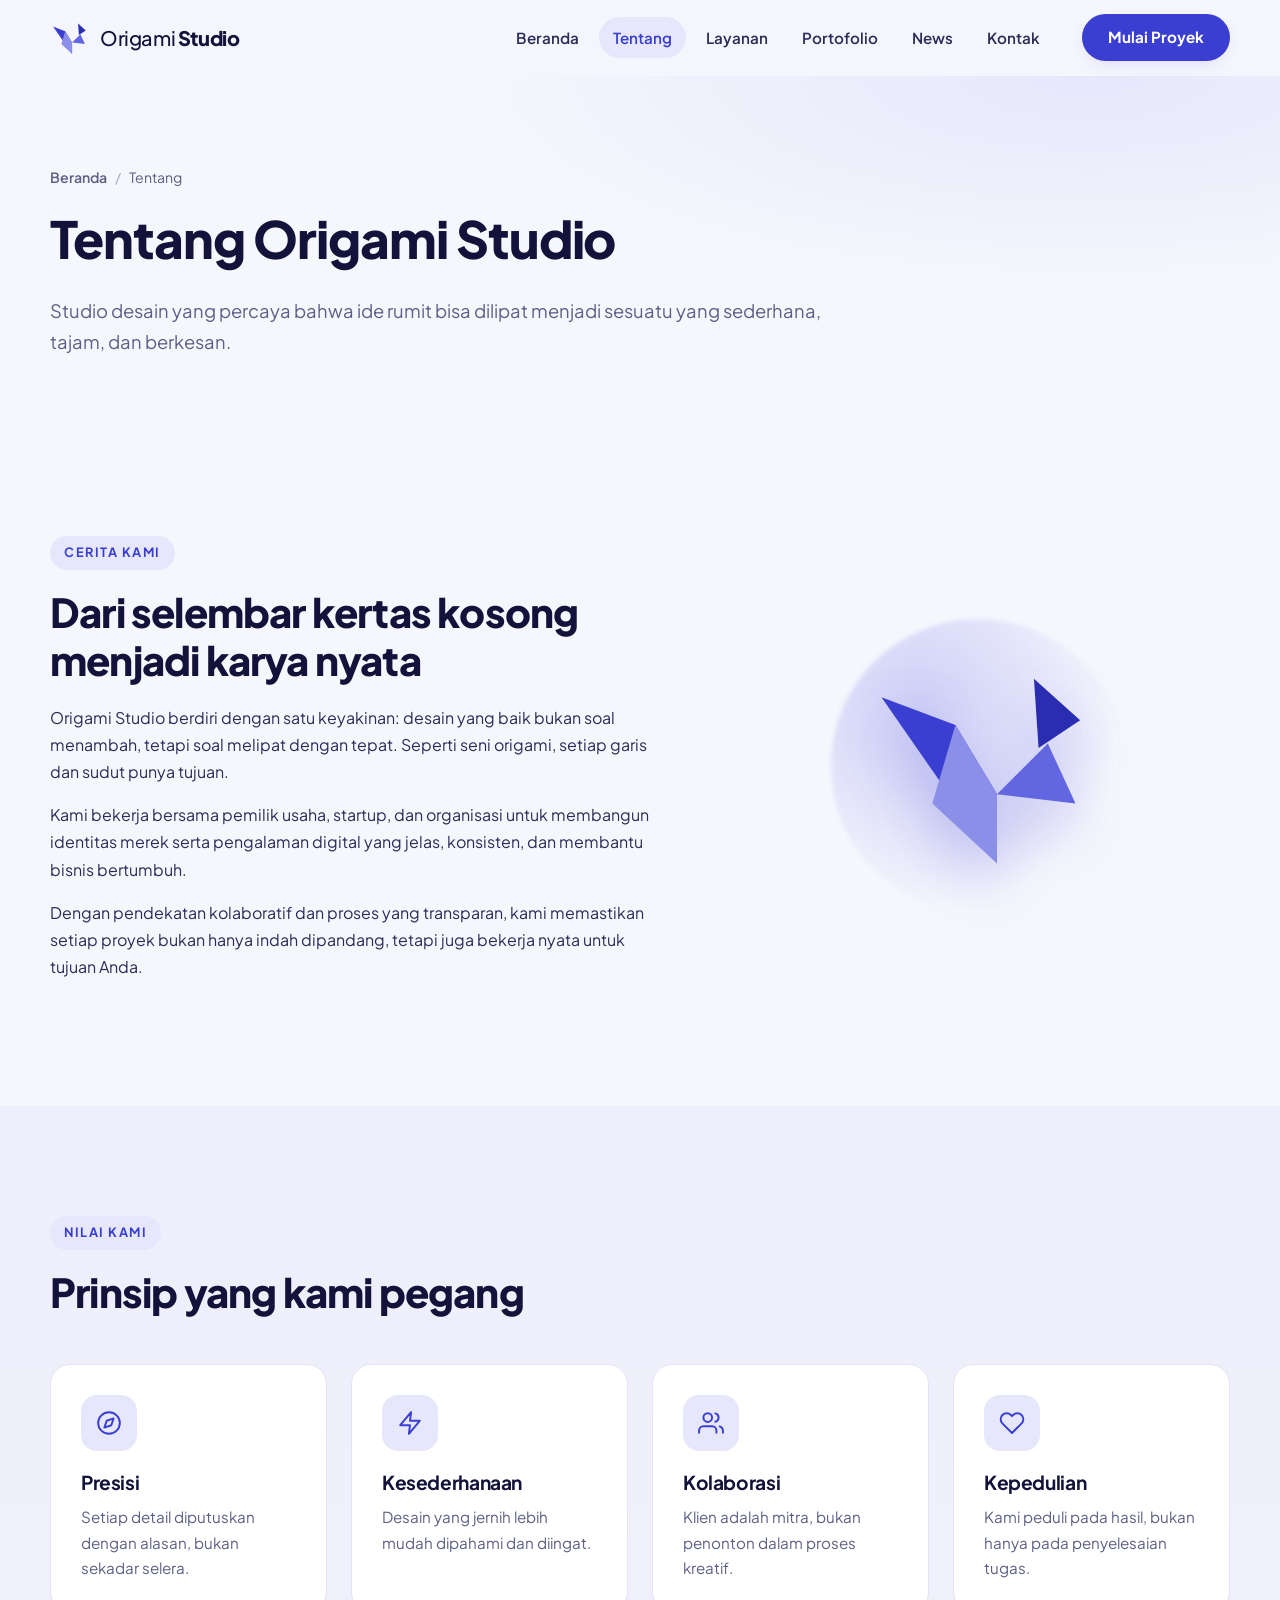
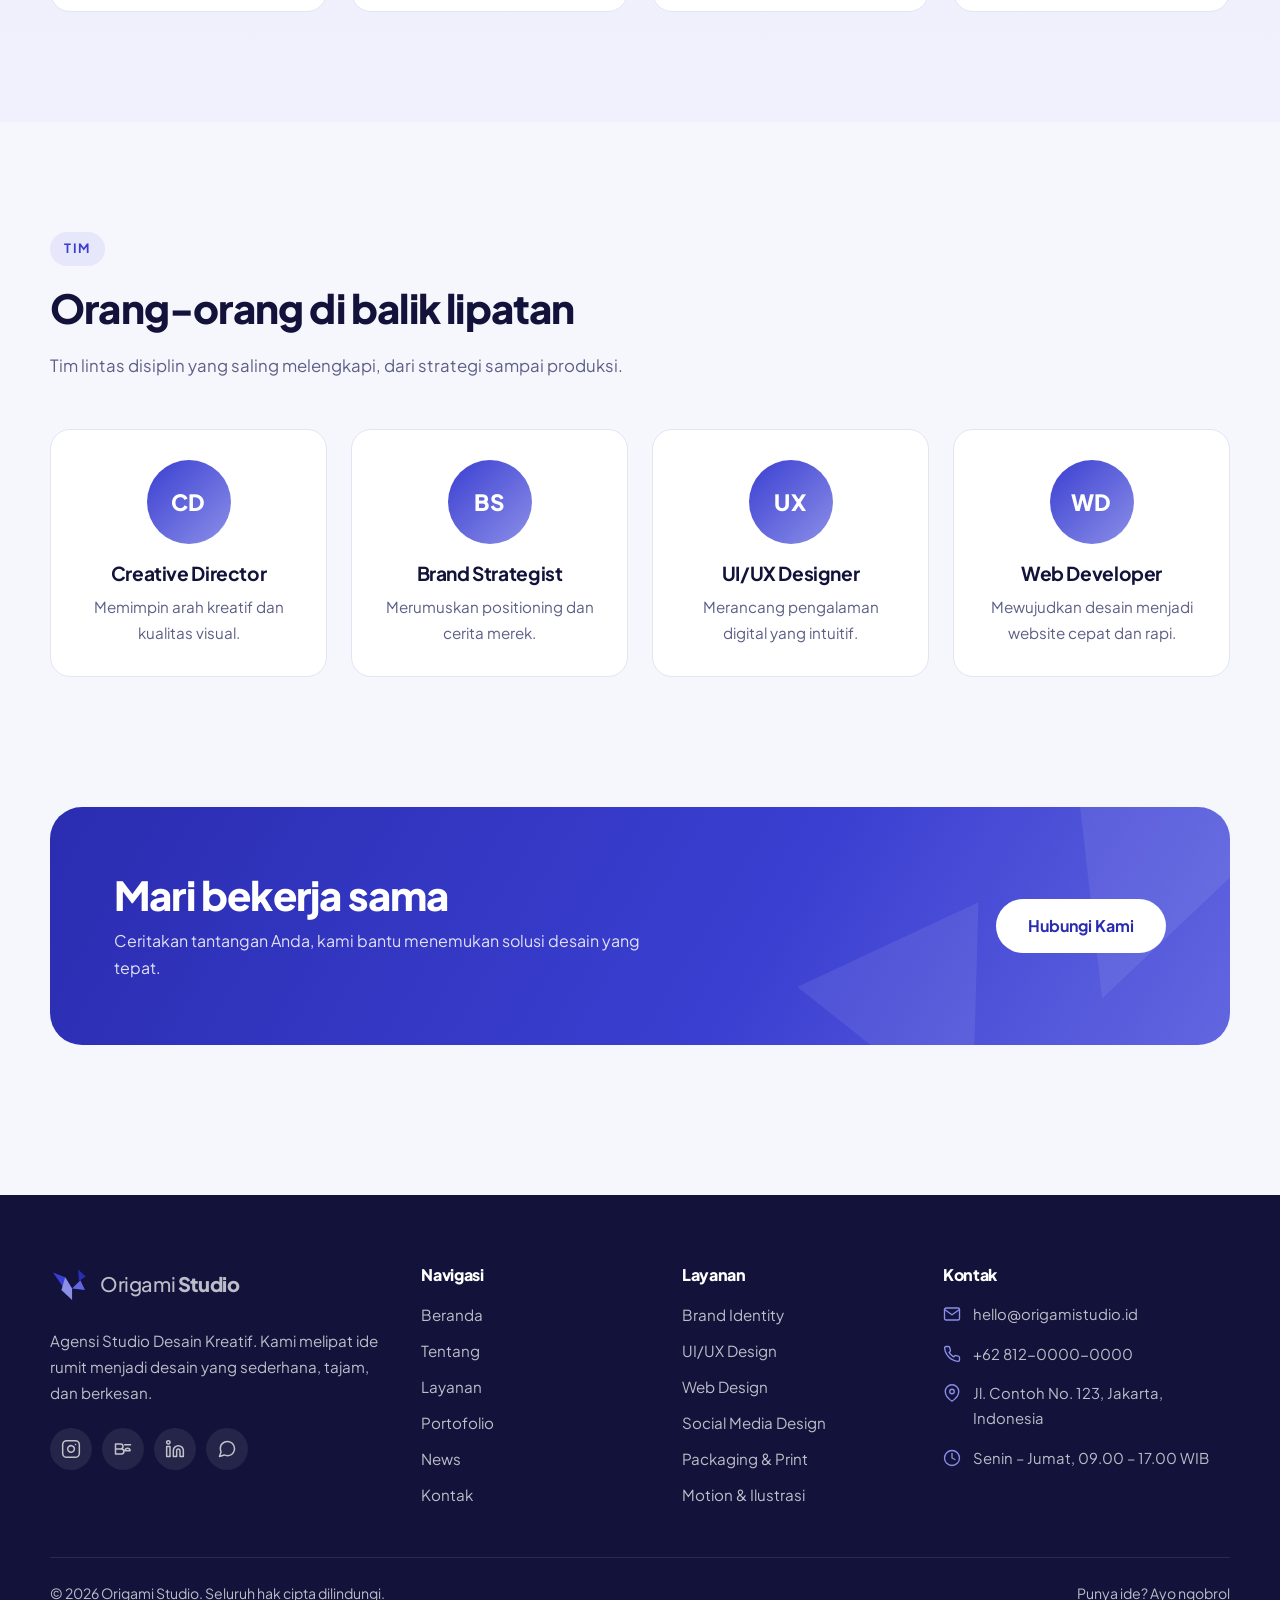
<file: about.html>
<!DOCTYPE html>
<html lang="id">
<head>
    <meta charset="utf-8">
    <meta name="viewport" content="width=device-width, initial-scale=1">
    <title>Tentang Kami — Origami Studio</title>
    <meta name="description" content="Kenali Origami Studio: agensi studio desain yang percaya bahwa ide rumit bisa dilipat menjadi desain yang sederhana, tajam, dan berkesan.">
        <meta name="theme-color" content="#3b3fd1">
    <link rel="canonical" href="https://origamistudio.id/about.html">
    <link rel="icon" type="image/svg+xml" href="assets/img/favicon.svg">

    <meta property="og:site_name" content="Origami Studio">
    <meta property="og:type" content="website">
    <meta property="og:title" content="Tentang Kami — Origami Studio">
    <meta property="og:description" content="Kenali Origami Studio: agensi studio desain yang percaya bahwa ide rumit bisa dilipat menjadi desain yang sederhana, tajam, dan berkesan.">
    <meta property="og:url" content="https://origamistudio.id/about.html">
    <meta property="og:locale" content="id_ID">
        <meta name="twitter:card" content="summary">

    <link rel="preconnect" href="https://fonts.googleapis.com">
    <link rel="preconnect" href="https://fonts.gstatic.com" crossorigin>
    <link href="https://fonts.googleapis.com/css2?family=Plus+Jakarta+Sans:wght@400;500;600;700;800&display=swap" rel="stylesheet">
    <link rel="stylesheet" href="assets/css/style.css">
    <script>document.documentElement.className = 'js';</script>
    </head>
<body>
<a class="skip-link" href="#main">Lewati ke konten</a>

<header class="site-header" id="siteHeader">
    <div class="container header-inner">
        <a class="brand" href="index.html" aria-label="Origami Studio — Beranda">
            <svg class="logo-mark" width="38" height="38" viewBox="0 0 100 100" role="img" aria-label="Logo Origami Studio"><polygon points="8,20 40,32 58,62 58,92" fill="#3b3fd1"/><polygon points="40,32 58,62 58,92 30,66" fill="#8b8fe8"/><polygon points="58,62 80,40 92,66" fill="#6266e0"/><polygon points="74,12 94,30 76,42" fill="#2a2db0"/></svg>            <span class="brand-text">Origami <strong>Studio</strong></span>
        </a>

        <nav class="main-nav" id="mainNav" aria-label="Navigasi utama">
            <ul>
                                    <li>
                        <a href="index.html" class="">Beranda</a>
                    </li>
                                    <li>
                        <a href="about.html" class="active" aria-current="page">Tentang</a>
                    </li>
                                    <li>
                        <a href="services.html" class="">Layanan</a>
                    </li>
                                    <li>
                        <a href="portfolio.html" class="">Portofolio</a>
                    </li>
                                    <li>
                        <a href="news.html" class="">News</a>
                    </li>
                                    <li>
                        <a href="contact.html" class="">Kontak</a>
                    </li>
                            </ul>
            <a class="btn btn-primary nav-cta" href="contact.html">Mulai Proyek</a>
        </nav>

        <button class="nav-toggle" id="navToggle" aria-label="Buka menu" aria-expanded="false" aria-controls="mainNav">
            <span></span><span></span><span></span>
        </button>
    </div>
</header>

<main id="main">

<section class="page-hero">
    <div class="container">
        <nav class="breadcrumb" aria-label="Breadcrumb"><a href="index.html">Beranda</a> <span>/</span> Tentang</nav>
        <h1>Tentang Origami Studio</h1>
        <p class="lead">Studio desain yang percaya bahwa ide rumit bisa dilipat menjadi sesuatu yang sederhana, tajam, dan berkesan.</p>
    </div>
</section>

<section class="section">
    <div class="container split-2">
        <div class="reveal">
            <span class="eyebrow">Cerita Kami</span>
            <h2>Dari selembar kertas kosong menjadi karya nyata</h2>
            <p>Origami Studio berdiri dengan satu keyakinan: desain yang baik bukan soal menambah, tetapi soal melipat dengan tepat. Seperti seni origami, setiap garis dan sudut punya tujuan.</p>
            <p>Kami bekerja bersama pemilik usaha, startup, dan organisasi untuk membangun identitas merek serta pengalaman digital yang jelas, konsisten, dan membantu bisnis bertumbuh.</p>
            <p>Dengan pendekatan kolaboratif dan proses yang transparan, kami memastikan setiap proyek bukan hanya indah dipandang, tetapi juga bekerja nyata untuk tujuan Anda.</p>
        </div>
        <div class="about-art reveal" aria-hidden="true">
            <svg class="about-logo" width="220" height="220" viewBox="0 0 100 100" role="img" aria-label="Logo Origami Studio"><polygon points="8,20 40,32 58,62 58,92" fill="#3b3fd1"/><polygon points="40,32 58,62 58,92 30,66" fill="#8b8fe8"/><polygon points="58,62 80,40 92,66" fill="#6266e0"/><polygon points="74,12 94,30 76,42" fill="#2a2db0"/></svg>            <span class="blob blob-1"></span>
        </div>
    </div>
</section>

<section class="section section-tint">
    <div class="container">
        <div class="section-head reveal">
            <span class="eyebrow">Nilai Kami</span>
            <h2>Prinsip yang kami pegang</h2>
        </div>
        <div class="grid grid-4">
                            <div class="card value-card reveal">
                    <div class="icon-box"><svg class="icon icon-compass" width="26" height="26" viewBox="0 0 24 24" fill="none" stroke="currentColor" stroke-width="1.8" stroke-linecap="round" stroke-linejoin="round" aria-hidden="true"><circle cx="12" cy="12" r="10"/><path d="M16.24 7.76l-2.12 6.36-6.36 2.12 2.12-6.36 6.36-2.12z"/></svg></div>
                    <h3>Presisi</h3>
                    <p>Setiap detail diputuskan dengan alasan, bukan sekadar selera.</p>
                </div>
                            <div class="card value-card reveal">
                    <div class="icon-box"><svg class="icon icon-zap" width="26" height="26" viewBox="0 0 24 24" fill="none" stroke="currentColor" stroke-width="1.8" stroke-linecap="round" stroke-linejoin="round" aria-hidden="true"><path d="M13 2L3 14h9l-1 8 10-12h-9l1-8z"/></svg></div>
                    <h3>Kesederhanaan</h3>
                    <p>Desain yang jernih lebih mudah dipahami dan diingat.</p>
                </div>
                            <div class="card value-card reveal">
                    <div class="icon-box"><svg class="icon icon-users" width="26" height="26" viewBox="0 0 24 24" fill="none" stroke="currentColor" stroke-width="1.8" stroke-linecap="round" stroke-linejoin="round" aria-hidden="true"><path d="M17 21v-2a4 4 0 0 0-4-4H5a4 4 0 0 0-4 4v2"/><circle cx="9" cy="7" r="4"/><path d="M23 21v-2a4 4 0 0 0-3-3.87M16 3.13a4 4 0 0 1 0 7.75"/></svg></div>
                    <h3>Kolaborasi</h3>
                    <p>Klien adalah mitra, bukan penonton dalam proses kreatif.</p>
                </div>
                            <div class="card value-card reveal">
                    <div class="icon-box"><svg class="icon icon-heart" width="26" height="26" viewBox="0 0 24 24" fill="none" stroke="currentColor" stroke-width="1.8" stroke-linecap="round" stroke-linejoin="round" aria-hidden="true"><path d="M20.84 4.61a5.5 5.5 0 0 0-7.78 0L12 5.67l-1.06-1.06a5.5 5.5 0 0 0-7.78 7.78l1.06 1.06L12 21.23l7.78-7.78 1.06-1.06a5.5 5.5 0 0 0 0-7.78z"/></svg></div>
                    <h3>Kepedulian</h3>
                    <p>Kami peduli pada hasil, bukan hanya pada penyelesaian tugas.</p>
                </div>
                    </div>
    </div>
</section>

<section class="section">
    <div class="container">
        <div class="section-head reveal">
            <span class="eyebrow">Tim</span>
            <h2>Orang-orang di balik lipatan</h2>
            <p>Tim lintas disiplin yang saling melengkapi, dari strategi sampai produksi.</p>
        </div>
        <div class="grid grid-4">
                            <div class="card team-card reveal">
                    <div class="avatar">CD</div>
                    <h3>Creative Director</h3>
                    <p>Memimpin arah kreatif dan kualitas visual.</p>
                </div>
                            <div class="card team-card reveal">
                    <div class="avatar">BS</div>
                    <h3>Brand Strategist</h3>
                    <p>Merumuskan positioning dan cerita merek.</p>
                </div>
                            <div class="card team-card reveal">
                    <div class="avatar">UX</div>
                    <h3>UI/UX Designer</h3>
                    <p>Merancang pengalaman digital yang intuitif.</p>
                </div>
                            <div class="card team-card reveal">
                    <div class="avatar">WD</div>
                    <h3>Web Developer</h3>
                    <p>Mewujudkan desain menjadi website cepat dan rapi.</p>
                </div>
                    </div>
    </div>
</section>

<section class="section cta-section">
    <div class="container">
        <div class="cta-band reveal">
            <div>
                <h2>Mari bekerja sama</h2>
                <p>Ceritakan tantangan Anda, kami bantu menemukan solusi desain yang tepat.</p>
            </div>
            <div class="cta-actions">
                <a class="btn btn-light btn-lg" href="contact.html">Hubungi Kami</a>
            </div>
        </div>
    </div>
</section>

</main>

<footer class="site-footer">
    <div class="container footer-grid">
        <div class="footer-brand">
            <a class="brand brand-light" href="index.html">
                <svg class="logo-mark" width="38" height="38" viewBox="0 0 100 100" role="img" aria-label="Logo Origami Studio"><polygon points="8,20 40,32 58,62 58,92" fill="#3b3fd1"/><polygon points="40,32 58,62 58,92 30,66" fill="#8b8fe8"/><polygon points="58,62 80,40 92,66" fill="#6266e0"/><polygon points="74,12 94,30 76,42" fill="#2a2db0"/></svg>                <span class="brand-text">Origami <strong>Studio</strong></span>
            </a>
            <p>Agensi Studio Desain Kreatif. Kami melipat ide rumit menjadi desain yang sederhana, tajam, dan berkesan.</p>
            <ul class="social">
                                                            <li><a href="https://instagram.com/origamistudio" target="_blank" rel="noopener noreferrer" aria-label="Instagram"><svg class="icon icon-instagram" width="20" height="20" viewBox="0 0 24 24" fill="none" stroke="currentColor" stroke-width="1.8" stroke-linecap="round" stroke-linejoin="round" aria-hidden="true"><rect x="2" y="2" width="20" height="20" rx="5"/><path d="M16 11.37A4 4 0 1 1 12.63 8 4 4 0 0 1 16 11.37z"/><path d="M17.5 6.5h.01"/></svg></a></li>
                                                                                <li><a href="https://behance.net/origamistudio" target="_blank" rel="noopener noreferrer" aria-label="Behance"><svg class="icon icon-behance" width="20" height="20" viewBox="0 0 24 24" fill="none" stroke="currentColor" stroke-width="1.8" stroke-linecap="round" stroke-linejoin="round" aria-hidden="true"><path d="M3 6h6a3 3 0 0 1 0 6H3zM3 12h7a3 3 0 0 1 0 6H3zM14 7h7M14.5 14a3 3 0 0 1 6 0h-6z"/></svg></a></li>
                                                                                <li><a href="https://linkedin.com/company/origamistudio" target="_blank" rel="noopener noreferrer" aria-label="LinkedIn"><svg class="icon icon-linkedin" width="20" height="20" viewBox="0 0 24 24" fill="none" stroke="currentColor" stroke-width="1.8" stroke-linecap="round" stroke-linejoin="round" aria-hidden="true"><path d="M16 8a6 6 0 0 1 6 6v7h-4v-7a2 2 0 0 0-2-2 2 2 0 0 0-2 2v7h-4v-7a6 6 0 0 1 6-6z"/><rect x="2" y="9" width="4" height="12"/><circle cx="4" cy="4" r="2"/></svg></a></li>
                                                                                        <li><a href="https://wa.me/6281200000000?text=Halo%20Origami%20Studio%2C%20saya%20ingin%20berdiskusi%20tentang%20proyek%20desain." target="_blank" rel="noopener noreferrer" aria-label="WhatsApp"><svg class="icon icon-whatsapp" width="20" height="20" viewBox="0 0 24 24" fill="none" stroke="currentColor" stroke-width="1.8" stroke-linecap="round" stroke-linejoin="round" aria-hidden="true"><path d="M21 11.5a8.38 8.38 0 0 1-.9 3.8 8.5 8.5 0 0 1-7.6 4.7 8.38 8.38 0 0 1-3.8-.9L3 21l1.9-5.7a8.38 8.38 0 0 1-.9-3.8 8.5 8.5 0 0 1 4.7-7.6 8.38 8.38 0 0 1 3.8-.9h.5a8.48 8.48 0 0 1 8 8v.5z"/></svg></a></li>
            </ul>
        </div>

        <div>
            <h4>Navigasi</h4>
            <ul class="footer-links">
                                    <li><a href="index.html">Beranda</a></li>
                                    <li><a href="about.html">Tentang</a></li>
                                    <li><a href="services.html">Layanan</a></li>
                                    <li><a href="portfolio.html">Portofolio</a></li>
                                    <li><a href="news.html">News</a></li>
                                    <li><a href="contact.html">Kontak</a></li>
                            </ul>
        </div>

        <div>
            <h4>Layanan</h4>
            <ul class="footer-links">
                                    <li><a href="services.html#branding">Brand Identity</a></li>
                                    <li><a href="services.html#ui-ux">UI/UX Design</a></li>
                                    <li><a href="services.html#web-design">Web Design</a></li>
                                    <li><a href="services.html#social-media">Social Media Design</a></li>
                                    <li><a href="services.html#packaging">Packaging &amp; Print</a></li>
                                    <li><a href="services.html#motion">Motion &amp; Ilustrasi</a></li>
                            </ul>
        </div>

        <div>
            <h4>Kontak</h4>
            <ul class="footer-contact">
                <li><svg class="icon icon-mail" width="18" height="18" viewBox="0 0 24 24" fill="none" stroke="currentColor" stroke-width="1.8" stroke-linecap="round" stroke-linejoin="round" aria-hidden="true"><path d="M4 4h16a2 2 0 0 1 2 2v12a2 2 0 0 1-2 2H4a2 2 0 0 1-2-2V6a2 2 0 0 1 2-2z"/><path d="M22 6l-10 7L2 6"/></svg> <a href="mailto:hello@origamistudio.id">hello@origamistudio.id</a></li>
                <li><svg class="icon icon-phone" width="18" height="18" viewBox="0 0 24 24" fill="none" stroke="currentColor" stroke-width="1.8" stroke-linecap="round" stroke-linejoin="round" aria-hidden="true"><path d="M22 16.92v3a2 2 0 0 1-2.18 2 19.79 19.79 0 0 1-8.63-3.07 19.5 19.5 0 0 1-6-6 19.79 19.79 0 0 1-3.07-8.67A2 2 0 0 1 4.11 2h3a2 2 0 0 1 2 1.72c.127.96.361 1.903.7 2.81a2 2 0 0 1-.45 2.11L8.09 9.91a16 16 0 0 0 6 6l1.27-1.27a2 2 0 0 1 2.11-.45c.907.339 1.85.573 2.81.7A2 2 0 0 1 22 16.92z"/></svg> <a href="tel:+6281200000000">+62 812-0000-0000</a></li>
                <li><svg class="icon icon-pin" width="18" height="18" viewBox="0 0 24 24" fill="none" stroke="currentColor" stroke-width="1.8" stroke-linecap="round" stroke-linejoin="round" aria-hidden="true"><path d="M21 10c0 7-9 13-9 13s-9-6-9-13a9 9 0 0 1 18 0z"/><circle cx="12" cy="10" r="3"/></svg> <span>Jl. Contoh No. 123, Jakarta, Indonesia</span></li>
                <li><svg class="icon icon-clock" width="18" height="18" viewBox="0 0 24 24" fill="none" stroke="currentColor" stroke-width="1.8" stroke-linecap="round" stroke-linejoin="round" aria-hidden="true"><circle cx="12" cy="12" r="10"/><path d="M12 6v6l4 2"/></svg> <span>Senin – Jumat, 09.00 – 17.00 WIB</span></li>
            </ul>
        </div>
    </div>
    <div class="container footer-bottom">
        <p>&copy; 2026 Origami Studio. Seluruh hak cipta dilindungi.</p>
        <p><a href="contact.html">Punya ide? Ayo ngobrol</a></p>
    </div>
</footer>

<script src="assets/js/main.js" defer></script>
</body>
</html>
</file>
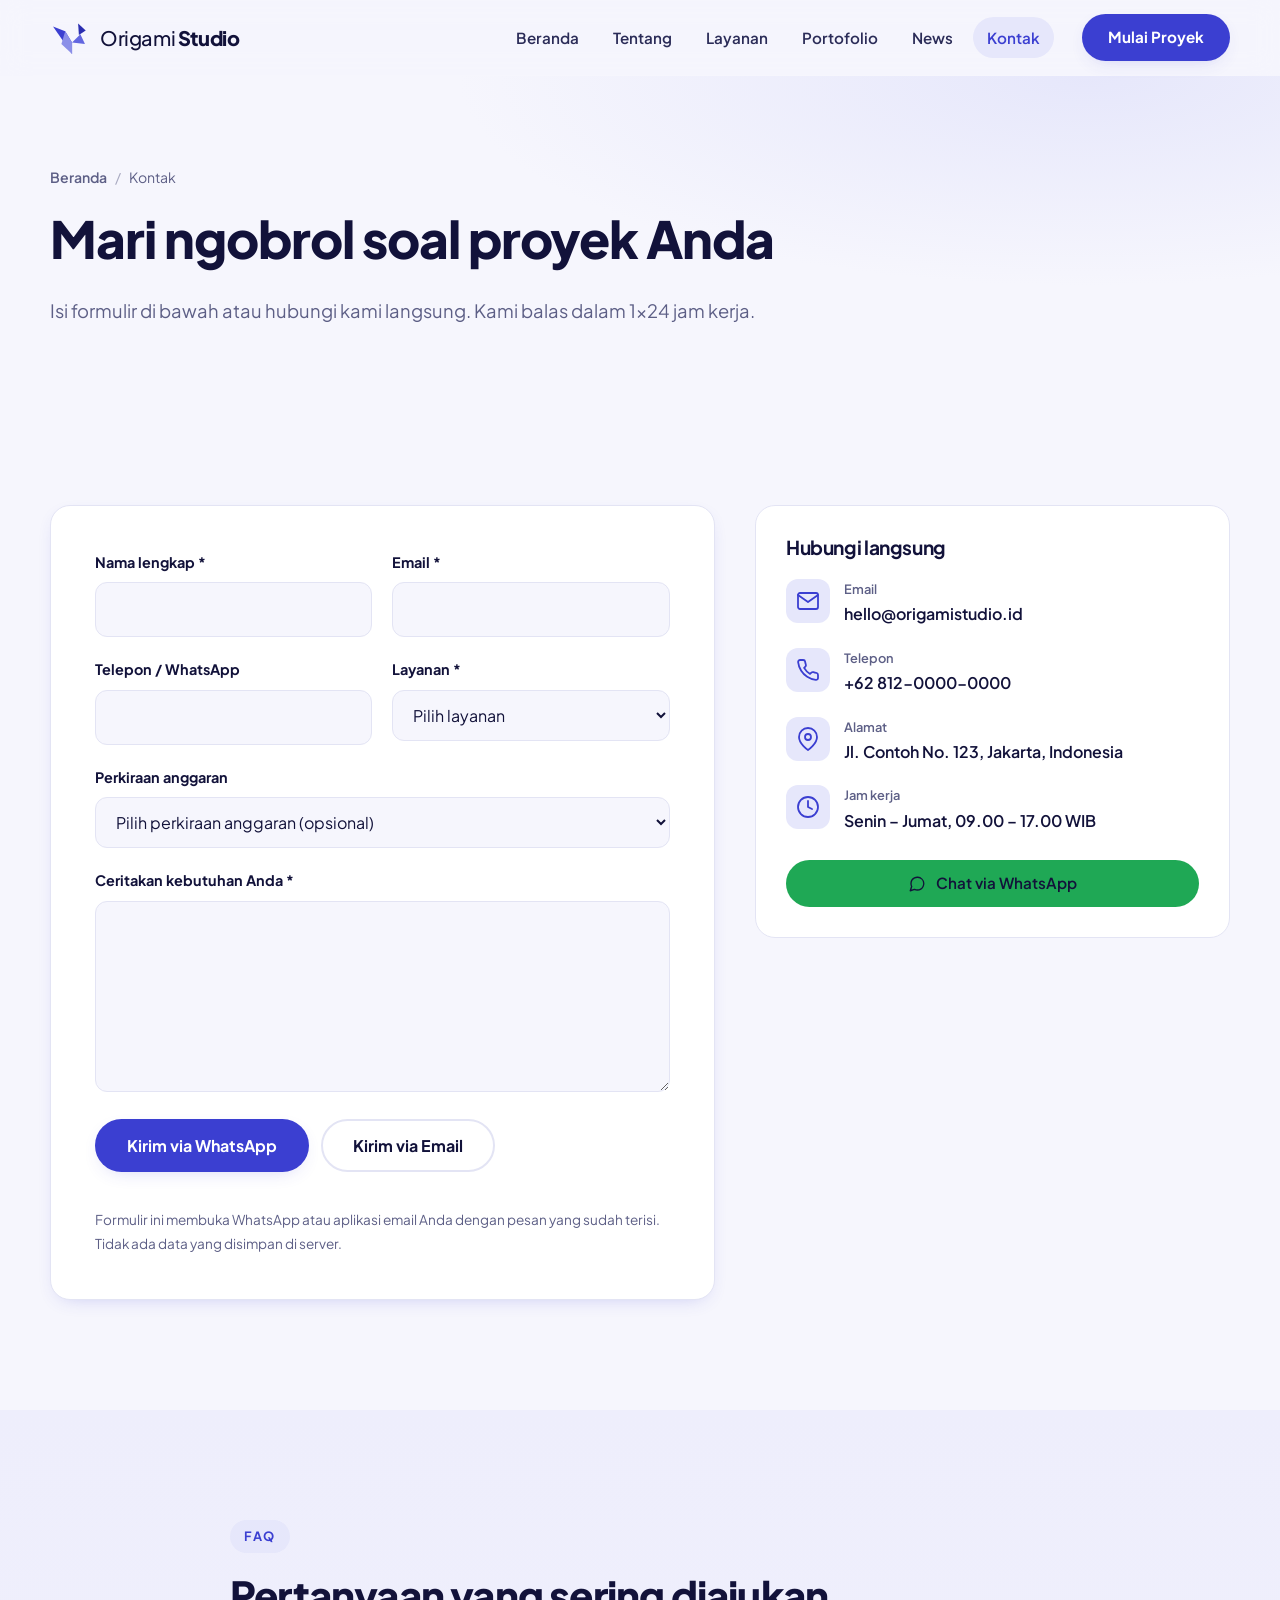
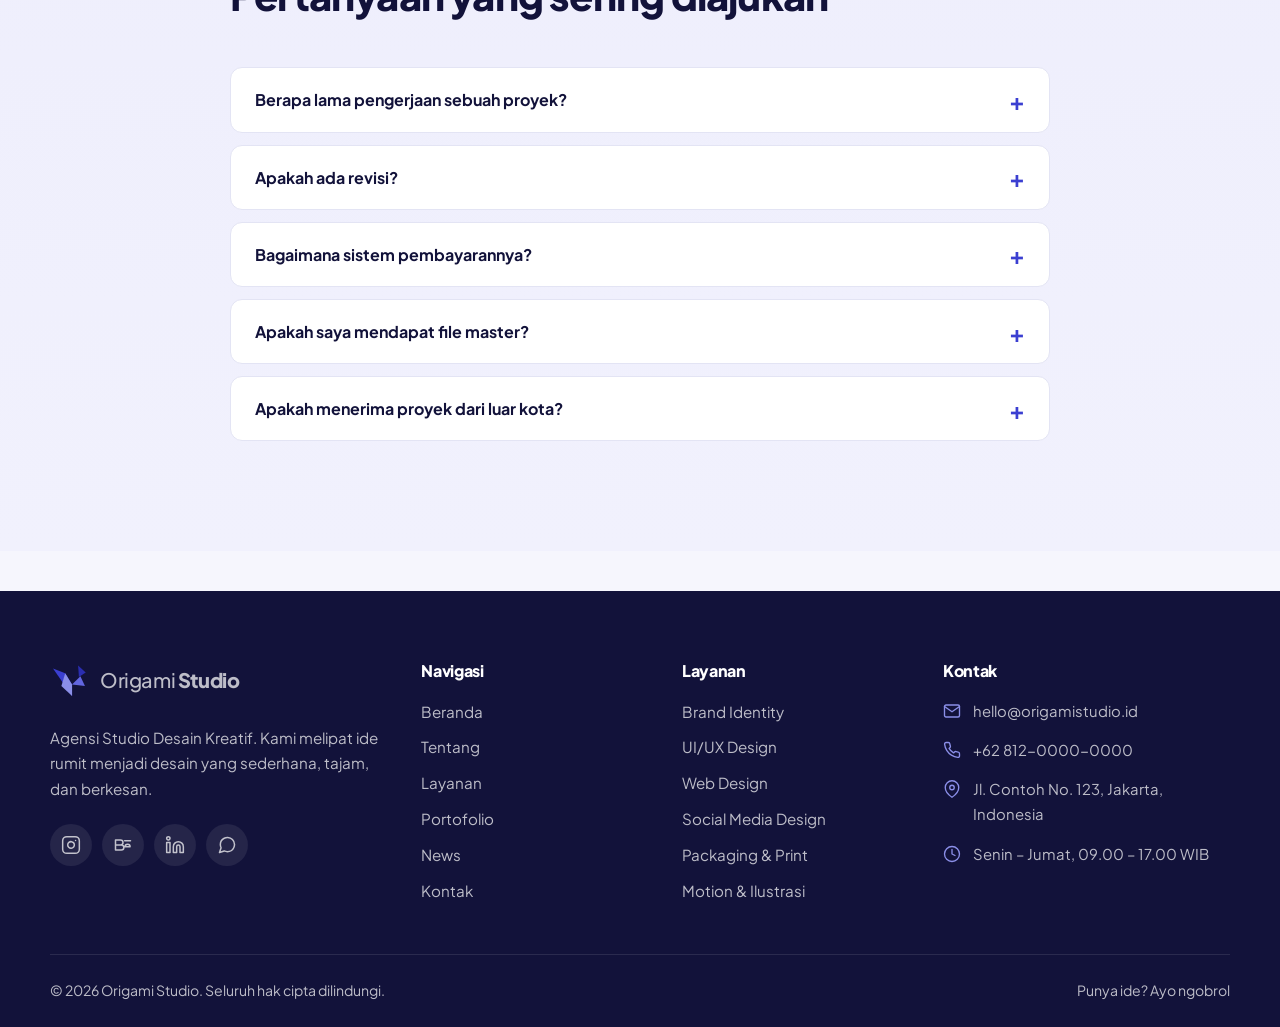
<file: contact.html>
<!DOCTYPE html>
<html lang="id">
<head>
    <meta charset="utf-8">
    <meta name="viewport" content="width=device-width, initial-scale=1">
    <title>Kontak — Origami Studio</title>
    <meta name="description" content="Hubungi Origami Studio untuk konsultasi proyek desain Anda: branding, UI/UX, website, social media, dan packaging.">
        <meta name="theme-color" content="#3b3fd1">
    <link rel="canonical" href="https://origamistudio.id/contact.html">
    <link rel="icon" type="image/svg+xml" href="assets/img/favicon.svg">

    <meta property="og:site_name" content="Origami Studio">
    <meta property="og:type" content="website">
    <meta property="og:title" content="Kontak — Origami Studio">
    <meta property="og:description" content="Hubungi Origami Studio untuk konsultasi proyek desain Anda: branding, UI/UX, website, social media, dan packaging.">
    <meta property="og:url" content="https://origamistudio.id/contact.html">
    <meta property="og:locale" content="id_ID">
        <meta name="twitter:card" content="summary">

    <link rel="preconnect" href="https://fonts.googleapis.com">
    <link rel="preconnect" href="https://fonts.gstatic.com" crossorigin>
    <link href="https://fonts.googleapis.com/css2?family=Plus+Jakarta+Sans:wght@400;500;600;700;800&display=swap" rel="stylesheet">
    <link rel="stylesheet" href="assets/css/style.css">
    <script>document.documentElement.className = 'js';</script>
    </head>
<body>
<a class="skip-link" href="#main">Lewati ke konten</a>

<header class="site-header" id="siteHeader">
    <div class="container header-inner">
        <a class="brand" href="index.html" aria-label="Origami Studio — Beranda">
            <svg class="logo-mark" width="38" height="38" viewBox="0 0 100 100" role="img" aria-label="Logo Origami Studio"><polygon points="8,20 40,32 58,62 58,92" fill="#3b3fd1"/><polygon points="40,32 58,62 58,92 30,66" fill="#8b8fe8"/><polygon points="58,62 80,40 92,66" fill="#6266e0"/><polygon points="74,12 94,30 76,42" fill="#2a2db0"/></svg>            <span class="brand-text">Origami <strong>Studio</strong></span>
        </a>

        <nav class="main-nav" id="mainNav" aria-label="Navigasi utama">
            <ul>
                                    <li>
                        <a href="index.html" class="">Beranda</a>
                    </li>
                                    <li>
                        <a href="about.html" class="">Tentang</a>
                    </li>
                                    <li>
                        <a href="services.html" class="">Layanan</a>
                    </li>
                                    <li>
                        <a href="portfolio.html" class="">Portofolio</a>
                    </li>
                                    <li>
                        <a href="news.html" class="">News</a>
                    </li>
                                    <li>
                        <a href="contact.html" class="active" aria-current="page">Kontak</a>
                    </li>
                            </ul>
            <a class="btn btn-primary nav-cta" href="contact.html">Mulai Proyek</a>
        </nav>

        <button class="nav-toggle" id="navToggle" aria-label="Buka menu" aria-expanded="false" aria-controls="mainNav">
            <span></span><span></span><span></span>
        </button>
    </div>
</header>

<main id="main">

<section class="page-hero">
    <div class="container">
        <nav class="breadcrumb" aria-label="Breadcrumb"><a href="index.html">Beranda</a> <span>/</span> Kontak</nav>
        <h1>Mari ngobrol soal proyek Anda</h1>
        <p class="lead">Isi formulir di bawah atau hubungi kami langsung. Kami balas dalam 1×24 jam kerja.</p>
    </div>
</section>

<section class="section">
    <div class="container contact-grid">

        <div class="contact-form-wrap reveal">
                        
            <div class="alert" id="formAlert" role="status" hidden></div>
            <form class="form" id="contactForm" novalidate>

                <div class="form-row">
                    <div class="field ">
                        <label for="name">Nama lengkap *</label>
                        <input id="name" name="name" type="text" value="" autocomplete="name" required>
                                            </div>
                    <div class="field ">
                        <label for="email">Email *</label>
                        <input id="email" name="email" type="email" value="" autocomplete="email" required>
                                            </div>
                </div>

                <div class="form-row">
                    <div class="field">
                        <label for="phone">Telepon / WhatsApp</label>
                        <input id="phone" name="phone" type="tel" value="" autocomplete="tel">
                    </div>
                    <div class="field ">
                        <label for="service">Layanan *</label>
                        <select id="service" name="service" required>
                            <option value="">Pilih layanan</option>
                                                            <option value="branding" >Brand Identity</option>
                                                            <option value="ui-ux" >UI/UX Design</option>
                                                            <option value="web-design" >Web Design</option>
                                                            <option value="social-media" >Social Media Design</option>
                                                            <option value="packaging" >Packaging &amp; Print</option>
                                                            <option value="motion" >Motion &amp; Ilustrasi</option>
                                                            <option value="lainnya" >Lainnya / belum yakin</option>
                                                    </select>
                                            </div>
                </div>

                <div class="field">
                    <label for="budget">Perkiraan anggaran</label>
                    <select id="budget" name="budget">
                                                    <option value="" selected>Pilih perkiraan anggaran (opsional)</option>
                                                    <option value="&lt;5jt" >Di bawah Rp 5 juta</option>
                                                    <option value="5-15jt" >Rp 5 – 15 juta</option>
                                                    <option value="15-50jt" >Rp 15 – 50 juta</option>
                                                    <option value="&gt;50jt" >Di atas Rp 50 juta</option>
                                            </select>
                </div>

                <div class="field ">
                    <label for="message">Ceritakan kebutuhan Anda *</label>
                    <textarea id="message" name="message" rows="6" required></textarea>
                                    </div>

                <div class="form-actions">
                    <button class="btn btn-primary btn-lg" type="submit" data-channel="whatsapp">Kirim via WhatsApp</button>
                    <button class="btn btn-ghost btn-lg" type="button" id="sendEmail">Kirim via Email</button>
                </div>
                <p class="form-note">Formulir ini membuka WhatsApp atau aplikasi email Anda dengan pesan yang sudah terisi. Tidak ada data yang disimpan di server.</p>
            </form>
        </div>

        <aside class="contact-info reveal">
            <div class="card info-card">
                <h3>Hubungi langsung</h3>
                <ul>
                    <li><svg class="icon icon-mail" width="20" height="20" viewBox="0 0 24 24" fill="none" stroke="currentColor" stroke-width="1.8" stroke-linecap="round" stroke-linejoin="round" aria-hidden="true"><path d="M4 4h16a2 2 0 0 1 2 2v12a2 2 0 0 1-2 2H4a2 2 0 0 1-2-2V6a2 2 0 0 1 2-2z"/><path d="M22 6l-10 7L2 6"/></svg><div><small>Email</small><a href="mailto:hello@origamistudio.id">hello@origamistudio.id</a></div></li>
                    <li><svg class="icon icon-phone" width="20" height="20" viewBox="0 0 24 24" fill="none" stroke="currentColor" stroke-width="1.8" stroke-linecap="round" stroke-linejoin="round" aria-hidden="true"><path d="M22 16.92v3a2 2 0 0 1-2.18 2 19.79 19.79 0 0 1-8.63-3.07 19.5 19.5 0 0 1-6-6 19.79 19.79 0 0 1-3.07-8.67A2 2 0 0 1 4.11 2h3a2 2 0 0 1 2 1.72c.127.96.361 1.903.7 2.81a2 2 0 0 1-.45 2.11L8.09 9.91a16 16 0 0 0 6 6l1.27-1.27a2 2 0 0 1 2.11-.45c.907.339 1.85.573 2.81.7A2 2 0 0 1 22 16.92z"/></svg><div><small>Telepon</small><a href="tel:+6281200000000">+62 812-0000-0000</a></div></li>
                    <li><svg class="icon icon-pin" width="20" height="20" viewBox="0 0 24 24" fill="none" stroke="currentColor" stroke-width="1.8" stroke-linecap="round" stroke-linejoin="round" aria-hidden="true"><path d="M21 10c0 7-9 13-9 13s-9-6-9-13a9 9 0 0 1 18 0z"/><circle cx="12" cy="10" r="3"/></svg><div><small>Alamat</small><span>Jl. Contoh No. 123, Jakarta, Indonesia</span></div></li>
                    <li><svg class="icon icon-clock" width="20" height="20" viewBox="0 0 24 24" fill="none" stroke="currentColor" stroke-width="1.8" stroke-linecap="round" stroke-linejoin="round" aria-hidden="true"><circle cx="12" cy="12" r="10"/><path d="M12 6v6l4 2"/></svg><div><small>Jam kerja</small><span>Senin – Jumat, 09.00 – 17.00 WIB</span></div></li>
                </ul>
                <a class="btn btn-whatsapp btn-block" href="https://wa.me/6281200000000?text=Halo%20Origami%20Studio%2C%20saya%20ingin%20berdiskusi%20tentang%20proyek%20desain." target="_blank" rel="noopener noreferrer"><svg class="icon icon-whatsapp" width="18" height="18" viewBox="0 0 24 24" fill="none" stroke="currentColor" stroke-width="1.8" stroke-linecap="round" stroke-linejoin="round" aria-hidden="true"><path d="M21 11.5a8.38 8.38 0 0 1-.9 3.8 8.5 8.5 0 0 1-7.6 4.7 8.38 8.38 0 0 1-3.8-.9L3 21l1.9-5.7a8.38 8.38 0 0 1-.9-3.8 8.5 8.5 0 0 1 4.7-7.6 8.38 8.38 0 0 1 3.8-.9h.5a8.48 8.48 0 0 1 8 8v.5z"/></svg> Chat via WhatsApp</a>
            </div>
        </aside>
    </div>
</section>

<section class="section section-tint">
    <div class="container narrow">
        <div class="section-head reveal">
            <span class="eyebrow">FAQ</span>
            <h2>Pertanyaan yang sering diajukan</h2>
        </div>
        <div class="faq reveal">
                            <details>
                    <summary>Berapa lama pengerjaan sebuah proyek?</summary>
                    <p>Tergantung ruang lingkup. Desain logo umumnya 1–2 minggu, sedangkan website company profile sekitar 3–5 minggu. Jadwal pasti kami sampaikan di proposal.</p>
                </details>
                            <details>
                    <summary>Apakah ada revisi?</summary>
                    <p>Ya. Setiap paket sudah termasuk putaran revisi yang jumlahnya disepakati di awal, agar hasil akhir benar-benar sesuai kebutuhan Anda.</p>
                </details>
                            <details>
                    <summary>Bagaimana sistem pembayarannya?</summary>
                    <p>Umumnya dibayar bertahap: uang muka di awal, lalu pelunasan saat proyek selesai. Detailnya tertulis jelas di proposal.</p>
                </details>
                            <details>
                    <summary>Apakah saya mendapat file master?</summary>
                    <p>Tentu. Setelah pelunasan, Anda menerima seluruh file final dalam format yang siap dipakai, termasuk file sumber sesuai kesepakatan.</p>
                </details>
                            <details>
                    <summary>Apakah menerima proyek dari luar kota?</summary>
                    <p>Ya. Sebagian besar proses dilakukan secara daring lewat video call dan platform kolaborasi.</p>
                </details>
                    </div>
    </div>
</section>

</main>

<footer class="site-footer">
    <div class="container footer-grid">
        <div class="footer-brand">
            <a class="brand brand-light" href="index.html">
                <svg class="logo-mark" width="38" height="38" viewBox="0 0 100 100" role="img" aria-label="Logo Origami Studio"><polygon points="8,20 40,32 58,62 58,92" fill="#3b3fd1"/><polygon points="40,32 58,62 58,92 30,66" fill="#8b8fe8"/><polygon points="58,62 80,40 92,66" fill="#6266e0"/><polygon points="74,12 94,30 76,42" fill="#2a2db0"/></svg>                <span class="brand-text">Origami <strong>Studio</strong></span>
            </a>
            <p>Agensi Studio Desain Kreatif. Kami melipat ide rumit menjadi desain yang sederhana, tajam, dan berkesan.</p>
            <ul class="social">
                                                            <li><a href="https://instagram.com/origamistudio" target="_blank" rel="noopener noreferrer" aria-label="Instagram"><svg class="icon icon-instagram" width="20" height="20" viewBox="0 0 24 24" fill="none" stroke="currentColor" stroke-width="1.8" stroke-linecap="round" stroke-linejoin="round" aria-hidden="true"><rect x="2" y="2" width="20" height="20" rx="5"/><path d="M16 11.37A4 4 0 1 1 12.63 8 4 4 0 0 1 16 11.37z"/><path d="M17.5 6.5h.01"/></svg></a></li>
                                                                                <li><a href="https://behance.net/origamistudio" target="_blank" rel="noopener noreferrer" aria-label="Behance"><svg class="icon icon-behance" width="20" height="20" viewBox="0 0 24 24" fill="none" stroke="currentColor" stroke-width="1.8" stroke-linecap="round" stroke-linejoin="round" aria-hidden="true"><path d="M3 6h6a3 3 0 0 1 0 6H3zM3 12h7a3 3 0 0 1 0 6H3zM14 7h7M14.5 14a3 3 0 0 1 6 0h-6z"/></svg></a></li>
                                                                                <li><a href="https://linkedin.com/company/origamistudio" target="_blank" rel="noopener noreferrer" aria-label="LinkedIn"><svg class="icon icon-linkedin" width="20" height="20" viewBox="0 0 24 24" fill="none" stroke="currentColor" stroke-width="1.8" stroke-linecap="round" stroke-linejoin="round" aria-hidden="true"><path d="M16 8a6 6 0 0 1 6 6v7h-4v-7a2 2 0 0 0-2-2 2 2 0 0 0-2 2v7h-4v-7a6 6 0 0 1 6-6z"/><rect x="2" y="9" width="4" height="12"/><circle cx="4" cy="4" r="2"/></svg></a></li>
                                                                                        <li><a href="https://wa.me/6281200000000?text=Halo%20Origami%20Studio%2C%20saya%20ingin%20berdiskusi%20tentang%20proyek%20desain." target="_blank" rel="noopener noreferrer" aria-label="WhatsApp"><svg class="icon icon-whatsapp" width="20" height="20" viewBox="0 0 24 24" fill="none" stroke="currentColor" stroke-width="1.8" stroke-linecap="round" stroke-linejoin="round" aria-hidden="true"><path d="M21 11.5a8.38 8.38 0 0 1-.9 3.8 8.5 8.5 0 0 1-7.6 4.7 8.38 8.38 0 0 1-3.8-.9L3 21l1.9-5.7a8.38 8.38 0 0 1-.9-3.8 8.5 8.5 0 0 1 4.7-7.6 8.38 8.38 0 0 1 3.8-.9h.5a8.48 8.48 0 0 1 8 8v.5z"/></svg></a></li>
            </ul>
        </div>

        <div>
            <h4>Navigasi</h4>
            <ul class="footer-links">
                                    <li><a href="index.html">Beranda</a></li>
                                    <li><a href="about.html">Tentang</a></li>
                                    <li><a href="services.html">Layanan</a></li>
                                    <li><a href="portfolio.html">Portofolio</a></li>
                                    <li><a href="news.html">News</a></li>
                                    <li><a href="contact.html">Kontak</a></li>
                            </ul>
        </div>

        <div>
            <h4>Layanan</h4>
            <ul class="footer-links">
                                    <li><a href="services.html#branding">Brand Identity</a></li>
                                    <li><a href="services.html#ui-ux">UI/UX Design</a></li>
                                    <li><a href="services.html#web-design">Web Design</a></li>
                                    <li><a href="services.html#social-media">Social Media Design</a></li>
                                    <li><a href="services.html#packaging">Packaging &amp; Print</a></li>
                                    <li><a href="services.html#motion">Motion &amp; Ilustrasi</a></li>
                            </ul>
        </div>

        <div>
            <h4>Kontak</h4>
            <ul class="footer-contact">
                <li><svg class="icon icon-mail" width="18" height="18" viewBox="0 0 24 24" fill="none" stroke="currentColor" stroke-width="1.8" stroke-linecap="round" stroke-linejoin="round" aria-hidden="true"><path d="M4 4h16a2 2 0 0 1 2 2v12a2 2 0 0 1-2 2H4a2 2 0 0 1-2-2V6a2 2 0 0 1 2-2z"/><path d="M22 6l-10 7L2 6"/></svg> <a href="mailto:hello@origamistudio.id">hello@origamistudio.id</a></li>
                <li><svg class="icon icon-phone" width="18" height="18" viewBox="0 0 24 24" fill="none" stroke="currentColor" stroke-width="1.8" stroke-linecap="round" stroke-linejoin="round" aria-hidden="true"><path d="M22 16.92v3a2 2 0 0 1-2.18 2 19.79 19.79 0 0 1-8.63-3.07 19.5 19.5 0 0 1-6-6 19.79 19.79 0 0 1-3.07-8.67A2 2 0 0 1 4.11 2h3a2 2 0 0 1 2 1.72c.127.96.361 1.903.7 2.81a2 2 0 0 1-.45 2.11L8.09 9.91a16 16 0 0 0 6 6l1.27-1.27a2 2 0 0 1 2.11-.45c.907.339 1.85.573 2.81.7A2 2 0 0 1 22 16.92z"/></svg> <a href="tel:+6281200000000">+62 812-0000-0000</a></li>
                <li><svg class="icon icon-pin" width="18" height="18" viewBox="0 0 24 24" fill="none" stroke="currentColor" stroke-width="1.8" stroke-linecap="round" stroke-linejoin="round" aria-hidden="true"><path d="M21 10c0 7-9 13-9 13s-9-6-9-13a9 9 0 0 1 18 0z"/><circle cx="12" cy="10" r="3"/></svg> <span>Jl. Contoh No. 123, Jakarta, Indonesia</span></li>
                <li><svg class="icon icon-clock" width="18" height="18" viewBox="0 0 24 24" fill="none" stroke="currentColor" stroke-width="1.8" stroke-linecap="round" stroke-linejoin="round" aria-hidden="true"><circle cx="12" cy="12" r="10"/><path d="M12 6v6l4 2"/></svg> <span>Senin – Jumat, 09.00 – 17.00 WIB</span></li>
            </ul>
        </div>
    </div>
    <div class="container footer-bottom">
        <p>&copy; 2026 Origami Studio. Seluruh hak cipta dilindungi.</p>
        <p><a href="contact.html">Punya ide? Ayo ngobrol</a></p>
    </div>
</footer>

<script src="assets/js/main.js" defer></script>
</body>
</html>
</file>
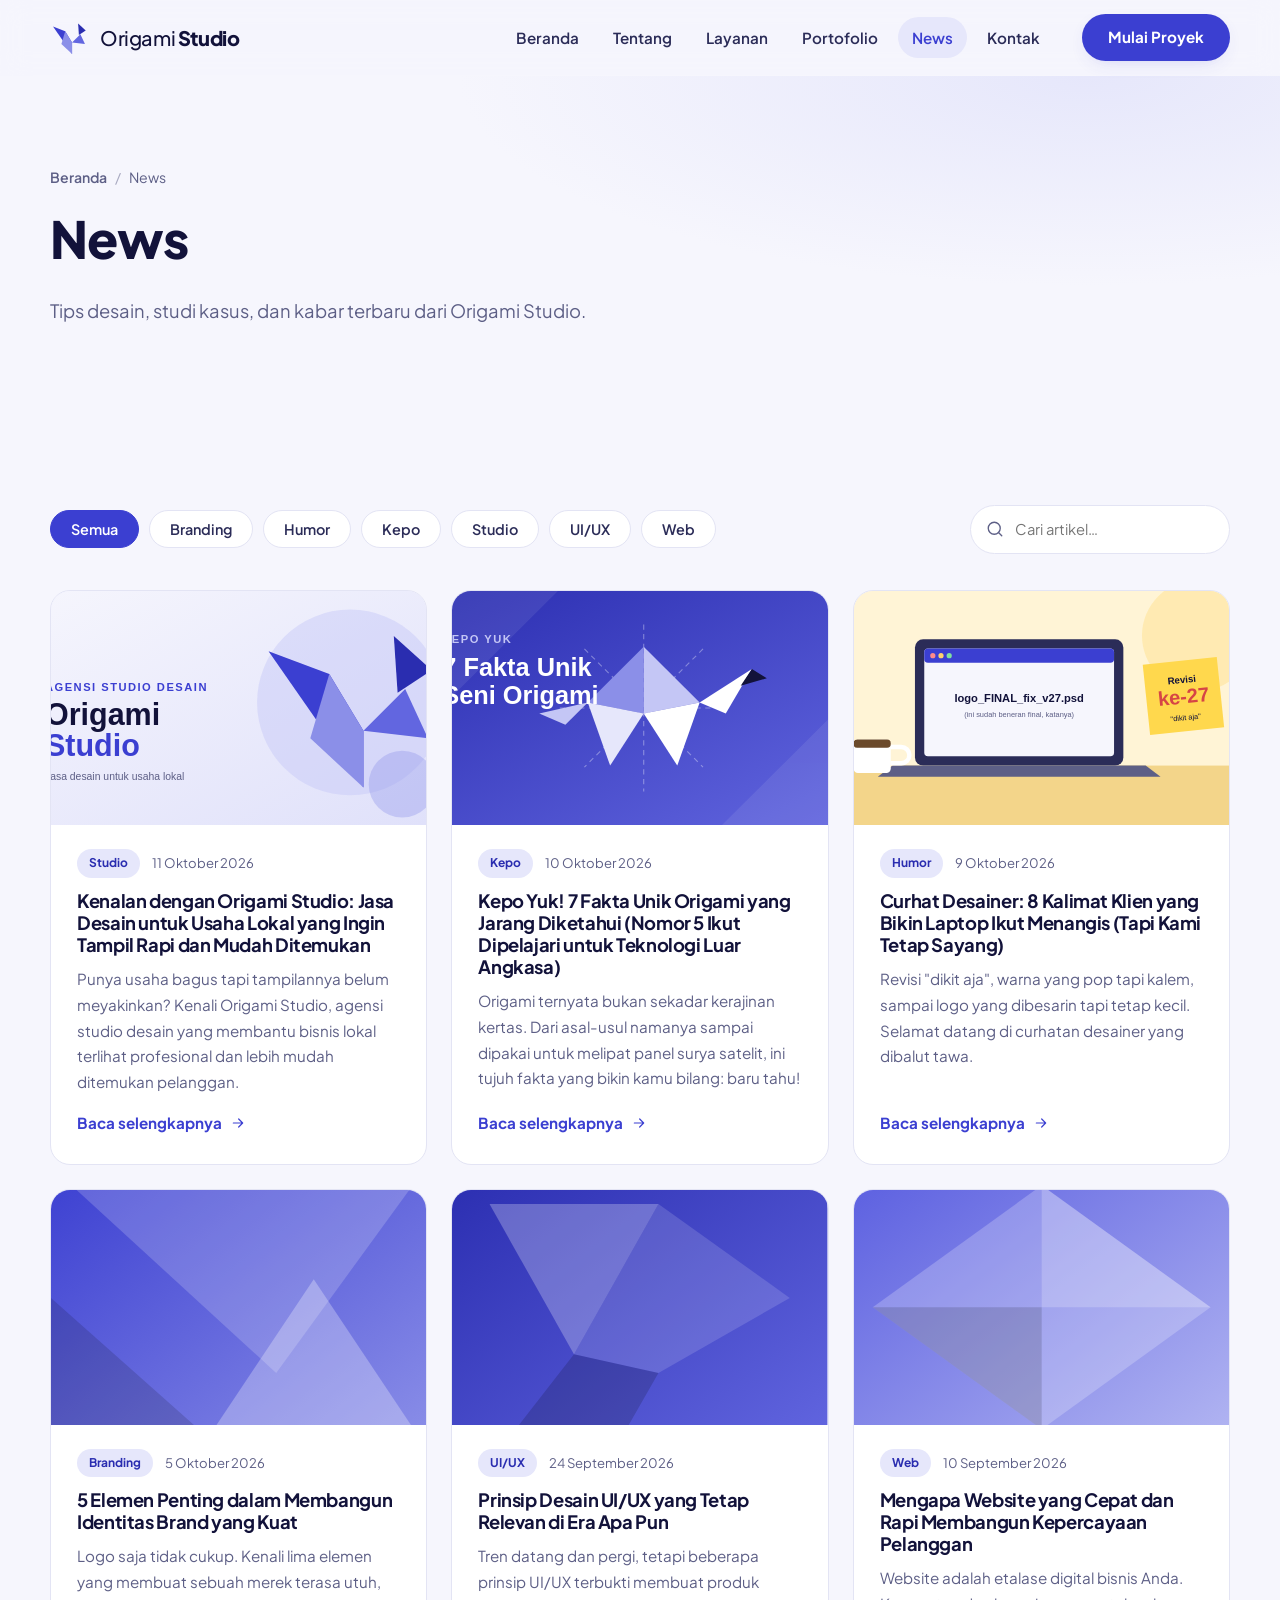
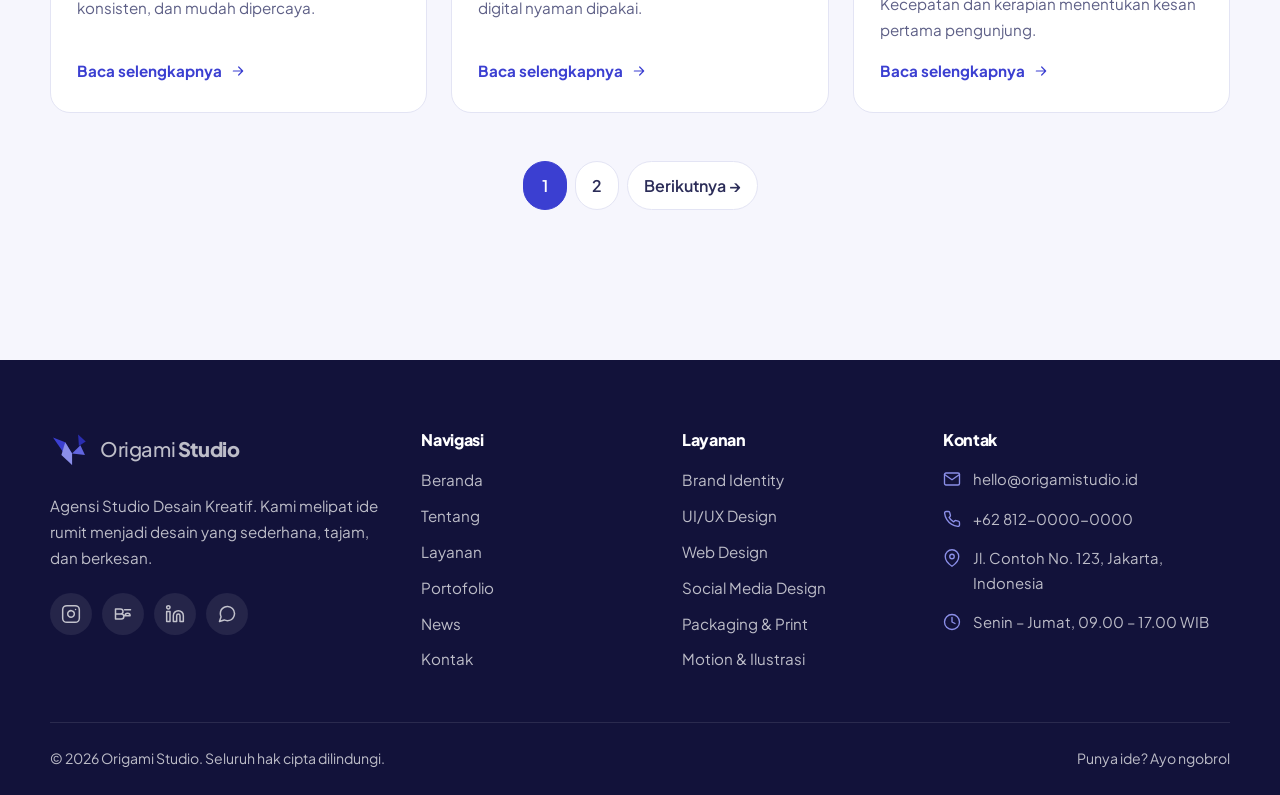
<file: news.html>
<!DOCTYPE html>
<html lang="id">
<head>
    <meta charset="utf-8">
    <meta name="viewport" content="width=device-width, initial-scale=1">
    <title>News — Origami Studio</title>
    <meta name="description" content="Artikel, tips desain, dan kabar terbaru dari Origami Studio seputar branding, UI/UX, dan desain website.">
        <meta name="theme-color" content="#3b3fd1">
    <link rel="canonical" href="https://origamistudio.id/news.html">
    <link rel="icon" type="image/svg+xml" href="assets/img/favicon.svg">

    <meta property="og:site_name" content="Origami Studio">
    <meta property="og:type" content="website">
    <meta property="og:title" content="News — Origami Studio">
    <meta property="og:description" content="Artikel, tips desain, dan kabar terbaru dari Origami Studio seputar branding, UI/UX, dan desain website.">
    <meta property="og:url" content="https://origamistudio.id/news.html">
    <meta property="og:locale" content="id_ID">
        <meta name="twitter:card" content="summary">

    <link rel="preconnect" href="https://fonts.googleapis.com">
    <link rel="preconnect" href="https://fonts.gstatic.com" crossorigin>
    <link href="https://fonts.googleapis.com/css2?family=Plus+Jakarta+Sans:wght@400;500;600;700;800&display=swap" rel="stylesheet">
    <link rel="stylesheet" href="assets/css/style.css">
    <script>document.documentElement.className = 'js';</script>
    </head>
<body>
<a class="skip-link" href="#main">Lewati ke konten</a>

<header class="site-header" id="siteHeader">
    <div class="container header-inner">
        <a class="brand" href="index.html" aria-label="Origami Studio — Beranda">
            <svg class="logo-mark" width="38" height="38" viewBox="0 0 100 100" role="img" aria-label="Logo Origami Studio"><polygon points="8,20 40,32 58,62 58,92" fill="#3b3fd1"/><polygon points="40,32 58,62 58,92 30,66" fill="#8b8fe8"/><polygon points="58,62 80,40 92,66" fill="#6266e0"/><polygon points="74,12 94,30 76,42" fill="#2a2db0"/></svg>            <span class="brand-text">Origami <strong>Studio</strong></span>
        </a>

        <nav class="main-nav" id="mainNav" aria-label="Navigasi utama">
            <ul>
                                    <li>
                        <a href="index.html" class="">Beranda</a>
                    </li>
                                    <li>
                        <a href="about.html" class="">Tentang</a>
                    </li>
                                    <li>
                        <a href="services.html" class="">Layanan</a>
                    </li>
                                    <li>
                        <a href="portfolio.html" class="">Portofolio</a>
                    </li>
                                    <li>
                        <a href="news.html" class="active" aria-current="page">News</a>
                    </li>
                                    <li>
                        <a href="contact.html" class="">Kontak</a>
                    </li>
                            </ul>
            <a class="btn btn-primary nav-cta" href="contact.html">Mulai Proyek</a>
        </nav>

        <button class="nav-toggle" id="navToggle" aria-label="Buka menu" aria-expanded="false" aria-controls="mainNav">
            <span></span><span></span><span></span>
        </button>
    </div>
</header>

<main id="main">

<section class="page-hero">
    <div class="container">
        <nav class="breadcrumb" aria-label="Breadcrumb"><a href="index.html">Beranda</a> <span>/</span> News</nav>
        <h1>News</h1>
        <p class="lead">Tips desain, studi kasus, dan kabar terbaru dari Origami Studio.</p>
    </div>
</section>

<section class="section">
    <div class="container">
        <div class="news-toolbar reveal">
            <div class="filters" id="newsFilters">
                <button type="button" class="filter active" data-cat="all">Semua</button>
                                    <button type="button" class="filter" data-cat="branding">Branding</button>
                                    <button type="button" class="filter" data-cat="humor">Humor</button>
                                    <button type="button" class="filter" data-cat="kepo">Kepo</button>
                                    <button type="button" class="filter" data-cat="studio">Studio</button>
                                    <button type="button" class="filter" data-cat="ui-ux">UI/UX</button>
                                    <button type="button" class="filter" data-cat="web">Web</button>
                            </div>
            <form class="search-form" id="newsSearch" role="search" onsubmit="return false">
                <svg class="icon icon-search" width="18" height="18" viewBox="0 0 24 24" fill="none" stroke="currentColor" stroke-width="1.8" stroke-linecap="round" stroke-linejoin="round" aria-hidden="true"><circle cx="11" cy="11" r="8"/><path d="M21 21l-4.35-4.35"/></svg>                <input type="search" id="newsQuery" placeholder="Cari artikel…" aria-label="Cari artikel" maxlength="80">
            </form>
        </div>

        <div class="empty-state" id="newsEmpty" hidden><h3>Belum ada artikel yang cocok</h3><p>Coba kata kunci lain atau lihat semua artikel.</p><button type="button" class="btn btn-primary" id="newsReset">Lihat semua artikel</button></div>
                    <div class="grid grid-3" id="newsGrid">
                <article class="card post-card reveal" data-cat="studio" data-search="kenalan dengan origami studio: jasa desain untuk usaha lokal yang ingin tampil rapi dan mudah ditemukan punya usaha bagus tapi tampilannya belum meyakinkan? kenali origami studio, agensi studio desain yang membantu bisnis lokal terlihat profesional dan lebih mudah ditemukan pelanggan. bayangkan ini: produk anda enak, layanan anda ramah, harga anda masuk akal. tetapi calon pelanggan melihat logo yang buram, feed media sosial yang warnanya berganti-ganti, dan website yang membuat mereka menutup halaman dalam hitungan detik. sayang sekali, bukan?

di situlah origami studio hadir. kami adalah agensi studio desain yang membantu usaha, terutama usaha lokal dan umkm, tampil rapi, meyakinkan, dan mudah ditemukan, baik di dunia nyata maupun di mesin pencari.

apa itu origami studio?
origami studio adalah studio desain kreatif yang menggabungkan strategi merek, desain visual, dan pengembangan website dalam satu tempat. kami tidak sekadar membuat tampilan yang enak dilihat. setiap garis, warna, dan huruf dipilih karena punya alasan, persis seperti lipatan pada selembar kertas origami: salah satu lipatan saja bisa mengubah bentuk akhirnya.

layanan yang bisa anda andalkan
berikut hal-hal yang bisa kami kerjakan untuk bisnis anda. detail lengkapnya ada di halaman layanan kami.

  brand identity: logo, palet warna, tipografi, dan panduan merek.
  ui/ux design: tampilan aplikasi dan website yang mudah dipakai.
  web design: company profile, landing page, dan toko online yang ringan di semua perangkat.
  social media design: template dan konten visual yang konsisten.
  packaging dan print: kemasan, brosur, katalog, dan materi cetak.
  motion dan ilustrasi: animasi singkat dan ilustrasi khas merek anda.


bagaimana cara kami bekerja?
kami percaya hasil yang bagus lahir dari proses yang jelas. anda selalu tahu kami sedang berada di tahap mana, dan anda dilibatkan sejak awal.


  
  gambar 1. empat tahap kerja origami studio, dari memahami bisnis anda sampai hasil siap dipakai.


desain bagus saja belum cukup, usaha lokal juga perlu mudah ditemukan
banyak pelanggan sekarang memulai pencarian dengan mengetik kebutuhan mereka di google, misalnya &amp;quot;jasa desain logo di kota saya&amp;quot;. karena itu, tampilan menarik perlu didukung dasar-dasar local seo yang sehat. beberapa langkah sederhana yang bisa langsung anda terapkan:

  samakan data usaha di mana pun. nama, alamat, dan nomor telepon sebaiknya konsisten di website, media sosial, dan profil bisnis anda.
  lengkapi profil bisnis di google. jam buka, foto, dan kategori usaha yang tepat membantu calon pelanggan percaya.
  pastikan website cepat dan nyaman di ponsel. pengunjung yang kesulitan membaca biasanya langsung pergi.
  rutin menulis konten yang berguna. artikel yang menjawab pertanyaan pelanggan membuat website anda lebih relevan.
  bangun tautan dari situs yang sejalan. saling merekomendasikan dengan sesama pelaku usaha adalah cara yang wajar dan sehat untuk dikenal lebih luas.


contoh semangat usaha lokal: decantkans
salah satu contoh yang sedang kami perhatikan adalah decantkans, website usaha parfum decant yang dikembangkan oleh kelompok kami. untuk usaha seperti ini, hal-hal di atas terasa nyata: tampilan toko online yang rapi, informasi produk yang jelas, dan kemudahan untuk ditemukan oleh orang yang sedang mencari wangi baru tanpa harus langsung membeli botol besar.
kalau anda penasaran seperti apa toko online usaha kecil bisa tampil, silakan mampir ke website parfum decant decantkans dan lihat sendiri.

usaha lokal tidak harus besar untuk terlihat profesional. cukup rapi, konsisten, dan mudah dihubungi.

siap melipat ide bisnis anda?
jika anda sedang merintis usaha, ingin menyegarkan merek yang sudah ada, atau butuh website yang benar-benar bekerja untuk bisnis, ceritakan kebutuhan anda. lihat dulu portofolio kami, lalu hubungi origami studio untuk konsultasi awal tanpa biaya. kami balas dalam 1x24 jam kerja.">
    <a class="post-thumb" href="news/kenalan-dengan-origami-studio-jasa-desain-usaha-lokal.html" tabindex="-1" aria-hidden="true">
                    <img src="assets/img/news/cover-kenalan-origami-studio.svg" alt="" loading="lazy">
            </a>
    <div class="post-body">
        <div class="post-meta">
            <span class="tag">Studio</span>
            <time datetime="2026-10-11">11 Oktober 2026</time>
        </div>
        <h3><a href="news/kenalan-dengan-origami-studio-jasa-desain-usaha-lokal.html">Kenalan dengan Origami Studio: Jasa Desain untuk Usaha Lokal yang Ingin Tampil Rapi dan Mudah Ditemukan</a></h3>
        <p>Punya usaha bagus tapi tampilannya belum meyakinkan? Kenali Origami Studio, agensi studio desain yang membantu bisnis lokal terlihat profesional dan lebih mudah ditemukan pelanggan.</p>
        <a class="link-arrow" href="news/kenalan-dengan-origami-studio-jasa-desain-usaha-lokal.html">Baca selengkapnya <svg class="icon icon-arrow" width="16" height="16" viewBox="0 0 24 24" fill="none" stroke="currentColor" stroke-width="1.8" stroke-linecap="round" stroke-linejoin="round" aria-hidden="true"><path d="M5 12h14M13 6l6 6-6 6"/></svg></a>
    </div>
</article>
<article class="card post-card reveal" data-cat="kepo" data-search="kepo yuk! 7 fakta unik origami yang jarang diketahui (nomor 5 ikut dipelajari untuk teknologi luar angkasa) origami ternyata bukan sekadar kerajinan kertas. dari asal-usul namanya sampai dipakai untuk melipat panel surya satelit, ini tujuh fakta yang bikin kamu bilang: baru tahu! pernah melipat pesawat kertas waktu sekolah? selamat, kamu sudah pernah mencicipi origami. tetapi di balik selembar kertas yang dilipat itu, ada cerita, matematika, bahkan teknologi canggih yang mungkin belum pernah kamu bayangkan.

siapkan rasa kepomu. ini tujuh fakta yang bakal bikin kamu melihat kertas dengan cara berbeda.

1. namanya memang berarti &amp;quot;lipat kertas&amp;quot;
kata origami berasal dari bahasa jepang: ori yang berarti melipat dan kami yang berarti kertas. jadi kalau kamu mengatakan origami, kamu sedang mengatakan &amp;quot;lipat kertas&amp;quot; dalam satu kata. praktis, kan?

2. kertasnya sendiri berasal dari tiongkok
kertas pertama kali dikenal di tiongkok, lalu teknik pembuatannya menyebar ke berbagai negeri, termasuk jepang. di sanalah tradisi melipat kertas tumbuh dan berkembang menjadi seni yang kita kenal sekarang.

3. seribu bangau kertas dipercaya membawa harapan
di jepang, ada tradisi senbazuru, yaitu merangkai seribu bangau kertas. menurut kepercayaan yang populer, orang yang menyelesaikannya akan dikabulkan satu permohonan, misalnya umur panjang atau kesembuhan. karena itu, rangkaian bangau kertas sering dijadikan hadiah penuh doa.

4. origami punya &amp;quot;bahasa&amp;quot; petunjuknya sendiri
akira yoshizawa, seniman jepang yang dikenal sebagai tokoh penting origami modern, mengembangkan sistem simbol garis dan panah agar orang bisa mengikuti cara melipat lewat gambar. sistem ini kemudian disempurnakan oleh samuel randlett, dan sampai sekarang masih dipakai di banyak buku petunjuk origami di seluruh dunia.

5. lipatan kertas ikut dipelajari untuk panel surya satelit
ini bagian favorit tim kami. seorang ilmuwan jepang, koryo miura, merancang pola lipatan yang disebut miura-ori. pola ini membuat lembaran bisa dibuka dan ditutup dalam satu gerakan. gagasan semacam itu dipelajari untuk melipat panel surya agar muat di ruang sempit saat peluncuran, lalu terbentang ketika sudah berada di orbit.


  
  gambar 1. ilustrasi sederhana pola lipat miura. lembar yang sama bisa terbuka lebar atau terlipat rapat dengan rapi. (ilustrasi: origami studio, bukan gambar teknis)


6. melipat kertas dua kali lipat berulang-ulang itu ternyata sulit sekali
banyak orang mencoba melipat selembar kertas biasa menjadi dua, lagi dan lagi. hasilnya, kebanyakan menyerah sekitar tujuh atau delapan lipatan karena kertasnya menjadi terlalu tebal. namun pada tahun 2002, pelajar asal amerika serikat bernama britney gallivan berhasil melipat kertas sebanyak 12 kali dengan menggunakan gulungan kertas yang sangat panjang. sabar plus hitung-hitungan yang matang memang kombinasi ampuh.

7. aturan klasiknya: satu lembar, tanpa potong, tanpa lem
dalam origami tradisional, sebuah bentuk dibuat dari selembar kertas, biasanya persegi, tanpa dipotong dan tanpa direkatkan. justru keterbatasan inilah yang membuat hasilnya terasa istimewa. menurut kami, ini mirip prinsip desain yang baik: dengan batasan yang jelas, kreativitas malah terdorong keluar.

apa hubungannya dengan desain?
banyak. origami mengajarkan bahwa hasil besar sering lahir dari langkah kecil yang dilakukan dengan teliti. itulah alasan kami memakai nama origami studio. kalau kamu penasaran bagaimana prinsip ini kami terapkan pada logo, website, dan kemasan, intip portofolio kami atau lihat layanan yang kami tawarkan.

kepo itu sehat. tanya, cari tahu, lalu coba sendiri.

kepo soal wangi? coba dulu sebelum beli botol besar
rasa penasaran tidak berhenti di kertas. banyak dari kita juga kepo soal aroma parfum: cocok atau tidak, awet atau tidak, sebelum membeli satu botol penuh. untungnya, sekarang ada pilihan parfum decant, yaitu parfum dalam botol kecil yang cocok untuk mencoba. kalau kamu sedang mencari parfum decant untuk dicicipi, kunjungi website decantkans dan lihat pilihan yang tersedia.

sudah tahu fakta mana yang paling bikin kaget? kalau ada ide proyek yang ingin dilipat jadi kenyataan, ngobrol saja dengan kami.">
    <a class="post-thumb" href="news/kepo-yuk-7-fakta-unik-seni-origami.html" tabindex="-1" aria-hidden="true">
                    <img src="assets/img/news/cover-kepo-origami.svg" alt="" loading="lazy">
            </a>
    <div class="post-body">
        <div class="post-meta">
            <span class="tag">Kepo</span>
            <time datetime="2026-10-10">10 Oktober 2026</time>
        </div>
        <h3><a href="news/kepo-yuk-7-fakta-unik-seni-origami.html">Kepo Yuk! 7 Fakta Unik Origami yang Jarang Diketahui (Nomor 5 Ikut Dipelajari untuk Teknologi Luar Angkasa)</a></h3>
        <p>Origami ternyata bukan sekadar kerajinan kertas. Dari asal-usul namanya sampai dipakai untuk melipat panel surya satelit, ini tujuh fakta yang bikin kamu bilang: baru tahu!</p>
        <a class="link-arrow" href="news/kepo-yuk-7-fakta-unik-seni-origami.html">Baca selengkapnya <svg class="icon icon-arrow" width="16" height="16" viewBox="0 0 24 24" fill="none" stroke="currentColor" stroke-width="1.8" stroke-linecap="round" stroke-linejoin="round" aria-hidden="true"><path d="M5 12h14M13 6l6 6-6 6"/></svg></a>
    </div>
</article>
<article class="card post-card reveal" data-cat="humor" data-search="curhat desainer: 8 kalimat klien yang bikin laptop ikut menangis (tapi kami tetap sayang) revisi &quot;dikit aja&quot;, warna yang pop tapi kalem, sampai logo yang dibesarin tapi tetap kecil. selamat datang di curhatan desainer yang dibalut tawa. peringatan dulu: artikel ini ditulis dengan penuh cinta, sedikit lelah, dan banyak kopi. kami sangat menghargai semua klien yang pernah bekerja sama dengan kami. tetapi sebagai manusia biasa yang tiap hari berhadapan dengan layar, ada beberapa kalimat yang diam-diam bikin kami menatap langit-langit.

tenang, ini hanya bercanda. silakan tertawa, lalu simpan baik-baik sebagai bahan introspeksi dua arah.

1. &amp;quot;revisinya dikit aja kok.&amp;quot;
artinya, dikit itu: ganti tata letak, ganti warna, ganti huruf, dan tolong sekalian ganti konsepnya. kalau dihitung, itu hampir desain baru. tetapi tidak apa-apa, kami masih tersenyum.


  
  gambar 1. grafik &amp;quot;ilmiah&amp;quot; tentang lamanya revisi dikit aja. murni lelucon dan bukan hasil penelitian. (ilustrasi humor: origami studio)


2. &amp;quot;logonya tolong dibesarin, tapi tetap kelihatan kecil ya.&amp;quot;
ini teka-teki tingkat dewa. kami sudah mencoba semua jurus, termasuk menggeser logo sedikit sambil berharap yang terbaik.

3. &amp;quot;warnanya yang pop, tapi kalem, tapi tetap mencolok.&amp;quot;
warna ini kami temukan di mana? di antara pelangi dan awan mendung, mungkin. kalau ketemu, kami kabari.

4. &amp;quot;referensinya seperti ini, tapi jangan sama persis.&amp;quot;
mirip tapi beda. beda tapi mirip. kami lalu merasa seperti detektif yang diminta mencari jejak yang tidak boleh ketahuan.

5. &amp;quot;bisa selesai malam ini? briefnya saya kirim besok.&amp;quot;
mesin waktu belum masuk daftar layanan kami. tetapi kalau suatu hari tersedia, kamu orang pertama yang kami hubungi.

6. &amp;quot;pokoknya simpel, tapi semua informasi harus masuk.&amp;quot;
satu halaman, dua puluh pesan. rasanya seperti memasukkan seluruh isi lemari ke dalam tas kecil, lalu disuruh membuatnya terlihat lega.

7. &amp;quot;anggarannya terbatas, tapi hasilnya harus kelas dunia.&amp;quot;
kami paham kok, semua usaha punya batas dana. kabar baiknya, desain yang bagus tidak selalu mahal. asal tujuan dan prioritasnya jelas, kami bisa mencarikan jalan tengah yang masuk akal.

8. &amp;quot;kok tulisannya nggak kelihatan?&amp;quot; (padahal itu putih di atas putih)
kami sudah pasrah dan memperbesar tombol zoom. kadang, hidup memang perlu sedikit kontras.

biar sama-sama senang: tiga hal yang membantu proyek lancar
setelah tertawa, ini bagian serius yang membuat kerja sama jadi jauh lebih mulus:

  tulis brief dengan jelas. siapa target pelanggan, apa tujuannya, dan apa yang tidak anda sukai.
  kumpulkan masukan jadi satu. revisi sekali jalan lebih cepat daripada tambahan sedikit-sedikit.
  percayai proses. desainer yang tahu tujuan anda biasanya bisa memberi solusi yang tidak terpikirkan sebelumnya.

mau mulai proyek dengan brief yang rapi? kirim cerita anda lewat formulir kontak kami, atau lihat dulu daftar layanan origami studio.

penutup: kalau revisi sudah terasa &amp;quot;gosong&amp;quot;, saatnya refresh
desainer juga butuh jeda. setelah revisi ke-27, kadang yang kami perlukan hanyalah udara segar, kopi hangat, dan semprotan wangi favorit supaya kepala adem lagi. bicara soal wangi, kalau kamu ingin mencoba aroma baru tanpa komitmen botol besar, intip parfum decant dari decantkans. siapa tahu wanginya cocok untuk menemani kamu begadang menunggu revisi berikutnya.

klien yang baik dan desainer yang sabar adalah kombinasi terbaik. sisanya tinggal kopi.">
    <a class="post-thumb" href="news/curhat-desainer-8-kalimat-klien-bikin-laptop-menangis.html" tabindex="-1" aria-hidden="true">
                    <img src="assets/img/news/cover-curhat-desainer.svg" alt="" loading="lazy">
            </a>
    <div class="post-body">
        <div class="post-meta">
            <span class="tag">Humor</span>
            <time datetime="2026-10-09">9 Oktober 2026</time>
        </div>
        <h3><a href="news/curhat-desainer-8-kalimat-klien-bikin-laptop-menangis.html">Curhat Desainer: 8 Kalimat Klien yang Bikin Laptop Ikut Menangis (Tapi Kami Tetap Sayang)</a></h3>
        <p>Revisi &quot;dikit aja&quot;, warna yang pop tapi kalem, sampai logo yang dibesarin tapi tetap kecil. Selamat datang di curhatan desainer yang dibalut tawa.</p>
        <a class="link-arrow" href="news/curhat-desainer-8-kalimat-klien-bikin-laptop-menangis.html">Baca selengkapnya <svg class="icon icon-arrow" width="16" height="16" viewBox="0 0 24 24" fill="none" stroke="currentColor" stroke-width="1.8" stroke-linecap="round" stroke-linejoin="round" aria-hidden="true"><path d="M5 12h14M13 6l6 6-6 6"/></svg></a>
    </div>
</article>
<article class="card post-card reveal" data-cat="branding" data-search="5 elemen penting dalam membangun identitas brand yang kuat logo saja tidak cukup. kenali lima elemen yang membuat sebuah merek terasa utuh, konsisten, dan mudah dipercaya. banyak pemilik usaha mengira identitas brand sama dengan logo. padahal, logo hanyalah satu bagian dari sistem yang lebih besar. identitas brand yang kuat terbentuk dari kombinasi elemen yang bekerja bersama, sehingga pelanggan mengenali anda di mana pun mereka bertemu dengan bisnis anda.

1. positioning yang jelas
sebelum membuka aplikasi desain, tentukan dulu siapa target pelanggan anda, masalah apa yang anda selesaikan, dan apa yang membedakan anda dari kompetitor. positioning yang tajam akan memandu semua keputusan visual setelahnya.

2. logo yang sederhana dan fleksibel
logo yang baik mudah dikenali pada ukuran kecil seperti ikon profil, dan tetap terbaca ketika dicetak besar di papan nama. siapkan juga variasinya: versi horizontal, vertikal, ikon saja, serta versi satu warna.

3. palet warna yang konsisten
pilih satu warna utama, satu atau dua warna pendukung, dan warna netral. konsistensi warna membantu otak pelanggan mengasosiasikan warna tertentu dengan merek anda.

4. tipografi yang selaras
cukup dua jenis huruf: satu untuk judul dan satu untuk teks isi. pastikan keduanya nyaman dibaca di layar maupun cetak.

5. gaya visual dan suara merek
gaya foto, ilustrasi, ikon, hingga cara anda menulis caption ikut membentuk kepribadian merek. dokumentasikan semuanya dalam brand guideline agar tim dan mitra kreatif bekerja dengan acuan yang sama.

merek yang konsisten terasa profesional, dan profesionalisme membangun kepercayaan.

ingin membangun identitas brand dari nol atau menyegarkan yang sudah ada? tim kami siap membantu dari riset sampai panduan merek lengkap.">
    <a class="post-thumb" href="news/elemen-identitas-brand-yang-kuat.html" tabindex="-1" aria-hidden="true">
                    <svg class="thumb-svg" viewBox="0 0 200 150" preserveAspectRatio="xMidYMid slice" aria-hidden="true"><defs><linearGradient id="g9b031edb" x1="0" y1="0" x2="1" y2="1"><stop offset="0" stop-color="#3b3fd1"/><stop offset="1" stop-color="#8b8fe8"/></linearGradient></defs><rect width="200" height="150" fill="url(#g9b031edb)"/><polygon points="0,0 200,0 120,110" fill="rgba(255,255,255,.18)"/><polygon points="200,150 80,150 140,60" fill="rgba(255,255,255,.28)"/><polygon points="0,150 90,150 0,70" fill="rgba(0,0,0,.14)"/></svg>            </a>
    <div class="post-body">
        <div class="post-meta">
            <span class="tag">Branding</span>
            <time datetime="2026-10-05">5 Oktober 2026</time>
        </div>
        <h3><a href="news/elemen-identitas-brand-yang-kuat.html">5 Elemen Penting dalam Membangun Identitas Brand yang Kuat</a></h3>
        <p>Logo saja tidak cukup. Kenali lima elemen yang membuat sebuah merek terasa utuh, konsisten, dan mudah dipercaya.</p>
        <a class="link-arrow" href="news/elemen-identitas-brand-yang-kuat.html">Baca selengkapnya <svg class="icon icon-arrow" width="16" height="16" viewBox="0 0 24 24" fill="none" stroke="currentColor" stroke-width="1.8" stroke-linecap="round" stroke-linejoin="round" aria-hidden="true"><path d="M5 12h14M13 6l6 6-6 6"/></svg></a>
    </div>
</article>
<article class="card post-card reveal" data-cat="ui-ux" data-search="prinsip desain ui/ux yang tetap relevan di era apa pun tren datang dan pergi, tetapi beberapa prinsip ui/ux terbukti membuat produk digital nyaman dipakai. setiap tahun muncul gaya visual baru: dari glassmorphism, neumorphism, sampai bentuk-bentuk organik. namun produk digital yang disukai pengguna biasanya punya fondasi yang sama, yaitu prinsip-prinsip dasar ui/ux yang konsisten.

hierarki visual
pengguna harus tahu apa yang penting dalam waktu singkat. gunakan ukuran, warna, dan jarak untuk mengarahkan mata ke tindakan utama, misalnya tombol daftar atau tombol beli.

konsistensi
komponen yang sama harus terlihat dan berperilaku sama di seluruh halaman. design system membantu menjaga hal ini ketika produk bertumbuh dan tim bertambah.

aksesibilitas
kontras warna yang cukup, ukuran teks yang nyaman, dan area sentuh yang memadai bukan sekadar pelengkap. desain yang aksesibel dapat dipakai lebih banyak orang, dalam lebih banyak kondisi.

umpan balik yang jelas
setiap aksi pengguna perlu respons: tombol yang berubah saat ditekan, indikator pemuatan, atau pesan berhasil. tanpa umpan balik, pengguna ragu apakah aksinya berhasil.


  uji desain dengan pengguna sungguhan sedini mungkin.
  mulai dari mobile, lalu kembangkan ke layar yang lebih besar.
  kurangi langkah; setiap klik tambahan adalah peluang pengguna pergi.


tren boleh diikuti seperlunya, tetapi fondasi yang kuat selalu menjadi prioritas utama.">
    <a class="post-thumb" href="news/prinsip-desain-ui-ux-yang-tetap-relevan.html" tabindex="-1" aria-hidden="true">
                    <svg class="thumb-svg" viewBox="0 0 200 150" preserveAspectRatio="xMidYMid slice" aria-hidden="true"><defs><linearGradient id="gdb416cd1" x1="0" y1="0" x2="1" y2="1"><stop offset="0" stop-color="#2a2db0"/><stop offset="1" stop-color="#6266e0"/></linearGradient></defs><rect width="200" height="150" fill="url(#gdb416cd1)"/><polygon points="20,20 110,20 65,100" fill="rgba(255,255,255,.26)"/><polygon points="110,20 180,70 110,110 65,100" fill="rgba(255,255,255,.14)"/><polygon points="65,100 110,110 90,145 30,145" fill="rgba(0,0,0,.16)"/></svg>            </a>
    <div class="post-body">
        <div class="post-meta">
            <span class="tag">UI/UX</span>
            <time datetime="2026-09-24">24 September 2026</time>
        </div>
        <h3><a href="news/prinsip-desain-ui-ux-yang-tetap-relevan.html">Prinsip Desain UI/UX yang Tetap Relevan di Era Apa Pun</a></h3>
        <p>Tren datang dan pergi, tetapi beberapa prinsip UI/UX terbukti membuat produk digital nyaman dipakai.</p>
        <a class="link-arrow" href="news/prinsip-desain-ui-ux-yang-tetap-relevan.html">Baca selengkapnya <svg class="icon icon-arrow" width="16" height="16" viewBox="0 0 24 24" fill="none" stroke="currentColor" stroke-width="1.8" stroke-linecap="round" stroke-linejoin="round" aria-hidden="true"><path d="M5 12h14M13 6l6 6-6 6"/></svg></a>
    </div>
</article>
<article class="card post-card reveal" data-cat="web" data-search="mengapa website yang cepat dan rapi membangun kepercayaan pelanggan website adalah etalase digital bisnis anda. kecepatan dan kerapian menentukan kesan pertama pengunjung. bagi banyak pelanggan, website adalah titik pertama mereka mengenal bisnis anda. dalam hitungan detik, mereka sudah membentuk penilaian: apakah bisnis ini profesional dan layak dipercaya?

kecepatan itu penting
halaman yang lambat membuat pengunjung tidak sabar. kompres gambar, gunakan font secukupnya, dan hindari skrip yang tidak diperlukan agar halaman terbuka dengan cepat, terutama di koneksi seluler.

tampilan yang rapi di semua layar
sebagian besar pengunjung datang dari ponsel. pastikan teks terbaca, tombol mudah ditekan, dan tata letak tidak berantakan di layar kecil.

informasi yang mudah ditemukan
pengunjung ingin tahu apa yang anda tawarkan, bagaimana cara menghubungi, dan bukti bahwa anda bisa dipercaya. letakkan layanan, portofolio, dan tombol kontak di tempat yang jelas.

ajakan bertindak yang jelas
setiap halaman sebaiknya punya satu tujuan: menghubungi via whatsapp, mengisi formulir, atau melihat portofolio. jangan biarkan pengunjung bingung harus melakukan apa selanjutnya.

dengan fondasi yang tepat, website bukan hanya pajangan, tetapi menjadi alat penjualan yang bekerja setiap hari.">
    <a class="post-thumb" href="news/website-cepat-dan-rapi-bangun-kepercayaan.html" tabindex="-1" aria-hidden="true">
                    <svg class="thumb-svg" viewBox="0 0 200 150" preserveAspectRatio="xMidYMid slice" aria-hidden="true"><defs><linearGradient id="gc4c98c91" x1="0" y1="0" x2="1" y2="1"><stop offset="0" stop-color="#5a5ee0"/><stop offset="1" stop-color="#b3b6f2"/></linearGradient></defs><rect width="200" height="150" fill="url(#gc4c98c91)"/><polygon points="100,10 190,75 100,140 10,75" fill="rgba(255,255,255,.22)"/><polygon points="100,10 190,75 100,75" fill="rgba(255,255,255,.2)"/><polygon points="10,75 100,140 100,75" fill="rgba(0,0,0,.14)"/></svg>            </a>
    <div class="post-body">
        <div class="post-meta">
            <span class="tag">Web</span>
            <time datetime="2026-09-10">10 September 2026</time>
        </div>
        <h3><a href="news/website-cepat-dan-rapi-bangun-kepercayaan.html">Mengapa Website yang Cepat dan Rapi Membangun Kepercayaan Pelanggan</a></h3>
        <p>Website adalah etalase digital bisnis Anda. Kecepatan dan kerapian menentukan kesan pertama pengunjung.</p>
        <a class="link-arrow" href="news/website-cepat-dan-rapi-bangun-kepercayaan.html">Baca selengkapnya <svg class="icon icon-arrow" width="16" height="16" viewBox="0 0 24 24" fill="none" stroke="currentColor" stroke-width="1.8" stroke-linecap="round" stroke-linejoin="round" aria-hidden="true"><path d="M5 12h14M13 6l6 6-6 6"/></svg></a>
    </div>
</article>
<article class="card post-card reveal" data-cat="studio" data-search="di balik layar: proses kreatif origami studio seperti melipat kertas, desain yang baik lahir dari tahapan yang teliti. begini cara kami bekerja dari brief sampai peluncuran. nama origami terinspirasi dari seni melipat kertas jepang: selembar kertas datar bisa menjadi bentuk yang indah lewat lipatan yang tepat dan berurutan. begitu pula cara kami bekerja.

discovery
kami memulai dengan mendengarkan. lewat diskusi dan riset singkat, kami memahami tujuan bisnis, audiens, serta tantangan yang ingin diselesaikan.

strategi
temuan diterjemahkan menjadi arah kreatif: konsep, moodboard, dan rencana kerja yang disepakati bersama sebelum desain dimulai.

desain
tim mengeksplorasi beberapa opsi, mempresentasikannya, lalu menyempurnakan pilihan terbaik berdasarkan masukan anda.

peluncuran
semua file diserahkan dalam format yang rapi dan siap pakai, lengkap dengan panduan penggunaan, agar hasilnya tetap konsisten setelah proyek selesai.

lipatan pertama menentukan bentuk akhir. karena itu kami tidak terburu-buru di tahap awal.">
    <a class="post-thumb" href="news/di-balik-layar-proses-kreatif-origami-studio.html" tabindex="-1" aria-hidden="true">
                    <svg class="thumb-svg" viewBox="0 0 200 150" preserveAspectRatio="xMidYMid slice" aria-hidden="true"><defs><linearGradient id="g4bbf7bd3" x1="0" y1="0" x2="1" y2="1"><stop offset="0" stop-color="#4a4ed8"/><stop offset="1" stop-color="#9a9eea"/></linearGradient></defs><rect width="200" height="150" fill="url(#g4bbf7bd3)"/><polygon points="0,0 200,0 120,110" fill="rgba(255,255,255,.18)"/><polygon points="200,150 80,150 140,60" fill="rgba(255,255,255,.28)"/><polygon points="0,150 90,150 0,70" fill="rgba(0,0,0,.14)"/></svg>            </a>
    <div class="post-body">
        <div class="post-meta">
            <span class="tag">Studio</span>
            <time datetime="2026-08-28">28 Agustus 2026</time>
        </div>
        <h3><a href="news/di-balik-layar-proses-kreatif-origami-studio.html">Di Balik Layar: Proses Kreatif Origami Studio</a></h3>
        <p>Seperti melipat kertas, desain yang baik lahir dari tahapan yang teliti. Begini cara kami bekerja dari brief sampai peluncuran.</p>
        <a class="link-arrow" href="news/di-balik-layar-proses-kreatif-origami-studio.html">Baca selengkapnya <svg class="icon icon-arrow" width="16" height="16" viewBox="0 0 24 24" fill="none" stroke="currentColor" stroke-width="1.8" stroke-linecap="round" stroke-linejoin="round" aria-hidden="true"><path d="M5 12h14M13 6l6 6-6 6"/></svg></a>
    </div>
</article>
            </div>

            <nav class="pagination" id="newsPagination" aria-label="Halaman artikel"></nav>
            
            </div>
</section>

</main>

<footer class="site-footer">
    <div class="container footer-grid">
        <div class="footer-brand">
            <a class="brand brand-light" href="index.html">
                <svg class="logo-mark" width="38" height="38" viewBox="0 0 100 100" role="img" aria-label="Logo Origami Studio"><polygon points="8,20 40,32 58,62 58,92" fill="#3b3fd1"/><polygon points="40,32 58,62 58,92 30,66" fill="#8b8fe8"/><polygon points="58,62 80,40 92,66" fill="#6266e0"/><polygon points="74,12 94,30 76,42" fill="#2a2db0"/></svg>                <span class="brand-text">Origami <strong>Studio</strong></span>
            </a>
            <p>Agensi Studio Desain Kreatif. Kami melipat ide rumit menjadi desain yang sederhana, tajam, dan berkesan.</p>
            <ul class="social">
                                                            <li><a href="https://instagram.com/origamistudio" target="_blank" rel="noopener noreferrer" aria-label="Instagram"><svg class="icon icon-instagram" width="20" height="20" viewBox="0 0 24 24" fill="none" stroke="currentColor" stroke-width="1.8" stroke-linecap="round" stroke-linejoin="round" aria-hidden="true"><rect x="2" y="2" width="20" height="20" rx="5"/><path d="M16 11.37A4 4 0 1 1 12.63 8 4 4 0 0 1 16 11.37z"/><path d="M17.5 6.5h.01"/></svg></a></li>
                                                                                <li><a href="https://behance.net/origamistudio" target="_blank" rel="noopener noreferrer" aria-label="Behance"><svg class="icon icon-behance" width="20" height="20" viewBox="0 0 24 24" fill="none" stroke="currentColor" stroke-width="1.8" stroke-linecap="round" stroke-linejoin="round" aria-hidden="true"><path d="M3 6h6a3 3 0 0 1 0 6H3zM3 12h7a3 3 0 0 1 0 6H3zM14 7h7M14.5 14a3 3 0 0 1 6 0h-6z"/></svg></a></li>
                                                                                <li><a href="https://linkedin.com/company/origamistudio" target="_blank" rel="noopener noreferrer" aria-label="LinkedIn"><svg class="icon icon-linkedin" width="20" height="20" viewBox="0 0 24 24" fill="none" stroke="currentColor" stroke-width="1.8" stroke-linecap="round" stroke-linejoin="round" aria-hidden="true"><path d="M16 8a6 6 0 0 1 6 6v7h-4v-7a2 2 0 0 0-2-2 2 2 0 0 0-2 2v7h-4v-7a6 6 0 0 1 6-6z"/><rect x="2" y="9" width="4" height="12"/><circle cx="4" cy="4" r="2"/></svg></a></li>
                                                                                        <li><a href="https://wa.me/6281200000000?text=Halo%20Origami%20Studio%2C%20saya%20ingin%20berdiskusi%20tentang%20proyek%20desain." target="_blank" rel="noopener noreferrer" aria-label="WhatsApp"><svg class="icon icon-whatsapp" width="20" height="20" viewBox="0 0 24 24" fill="none" stroke="currentColor" stroke-width="1.8" stroke-linecap="round" stroke-linejoin="round" aria-hidden="true"><path d="M21 11.5a8.38 8.38 0 0 1-.9 3.8 8.5 8.5 0 0 1-7.6 4.7 8.38 8.38 0 0 1-3.8-.9L3 21l1.9-5.7a8.38 8.38 0 0 1-.9-3.8 8.5 8.5 0 0 1 4.7-7.6 8.38 8.38 0 0 1 3.8-.9h.5a8.48 8.48 0 0 1 8 8v.5z"/></svg></a></li>
            </ul>
        </div>

        <div>
            <h4>Navigasi</h4>
            <ul class="footer-links">
                                    <li><a href="index.html">Beranda</a></li>
                                    <li><a href="about.html">Tentang</a></li>
                                    <li><a href="services.html">Layanan</a></li>
                                    <li><a href="portfolio.html">Portofolio</a></li>
                                    <li><a href="news.html">News</a></li>
                                    <li><a href="contact.html">Kontak</a></li>
                            </ul>
        </div>

        <div>
            <h4>Layanan</h4>
            <ul class="footer-links">
                                    <li><a href="services.html#branding">Brand Identity</a></li>
                                    <li><a href="services.html#ui-ux">UI/UX Design</a></li>
                                    <li><a href="services.html#web-design">Web Design</a></li>
                                    <li><a href="services.html#social-media">Social Media Design</a></li>
                                    <li><a href="services.html#packaging">Packaging &amp; Print</a></li>
                                    <li><a href="services.html#motion">Motion &amp; Ilustrasi</a></li>
                            </ul>
        </div>

        <div>
            <h4>Kontak</h4>
            <ul class="footer-contact">
                <li><svg class="icon icon-mail" width="18" height="18" viewBox="0 0 24 24" fill="none" stroke="currentColor" stroke-width="1.8" stroke-linecap="round" stroke-linejoin="round" aria-hidden="true"><path d="M4 4h16a2 2 0 0 1 2 2v12a2 2 0 0 1-2 2H4a2 2 0 0 1-2-2V6a2 2 0 0 1 2-2z"/><path d="M22 6l-10 7L2 6"/></svg> <a href="mailto:hello@origamistudio.id">hello@origamistudio.id</a></li>
                <li><svg class="icon icon-phone" width="18" height="18" viewBox="0 0 24 24" fill="none" stroke="currentColor" stroke-width="1.8" stroke-linecap="round" stroke-linejoin="round" aria-hidden="true"><path d="M22 16.92v3a2 2 0 0 1-2.18 2 19.79 19.79 0 0 1-8.63-3.07 19.5 19.5 0 0 1-6-6 19.79 19.79 0 0 1-3.07-8.67A2 2 0 0 1 4.11 2h3a2 2 0 0 1 2 1.72c.127.96.361 1.903.7 2.81a2 2 0 0 1-.45 2.11L8.09 9.91a16 16 0 0 0 6 6l1.27-1.27a2 2 0 0 1 2.11-.45c.907.339 1.85.573 2.81.7A2 2 0 0 1 22 16.92z"/></svg> <a href="tel:+6281200000000">+62 812-0000-0000</a></li>
                <li><svg class="icon icon-pin" width="18" height="18" viewBox="0 0 24 24" fill="none" stroke="currentColor" stroke-width="1.8" stroke-linecap="round" stroke-linejoin="round" aria-hidden="true"><path d="M21 10c0 7-9 13-9 13s-9-6-9-13a9 9 0 0 1 18 0z"/><circle cx="12" cy="10" r="3"/></svg> <span>Jl. Contoh No. 123, Jakarta, Indonesia</span></li>
                <li><svg class="icon icon-clock" width="18" height="18" viewBox="0 0 24 24" fill="none" stroke="currentColor" stroke-width="1.8" stroke-linecap="round" stroke-linejoin="round" aria-hidden="true"><circle cx="12" cy="12" r="10"/><path d="M12 6v6l4 2"/></svg> <span>Senin – Jumat, 09.00 – 17.00 WIB</span></li>
            </ul>
        </div>
    </div>
    <div class="container footer-bottom">
        <p>&copy; 2026 Origami Studio. Seluruh hak cipta dilindungi.</p>
        <p><a href="contact.html">Punya ide? Ayo ngobrol</a></p>
    </div>
</footer>

<script src="assets/js/main.js" defer></script>
</body>
</html>
</file>
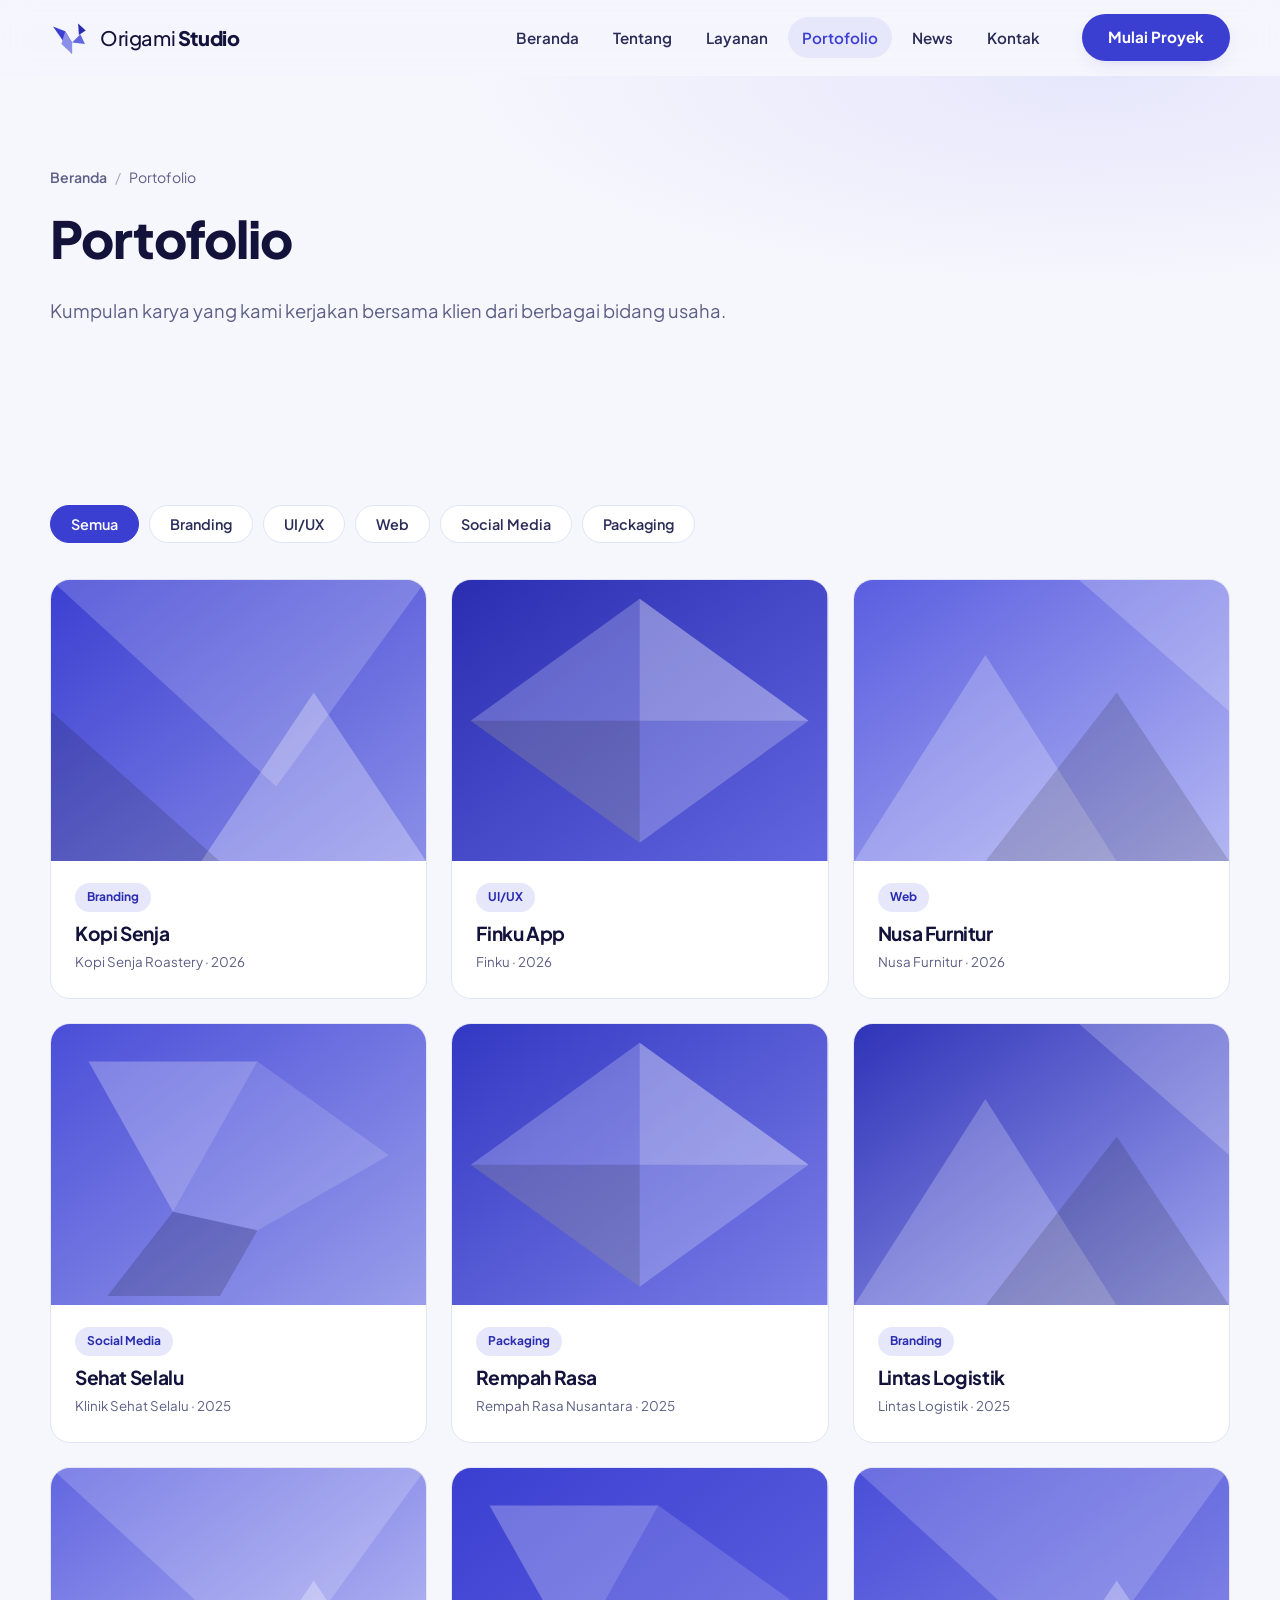
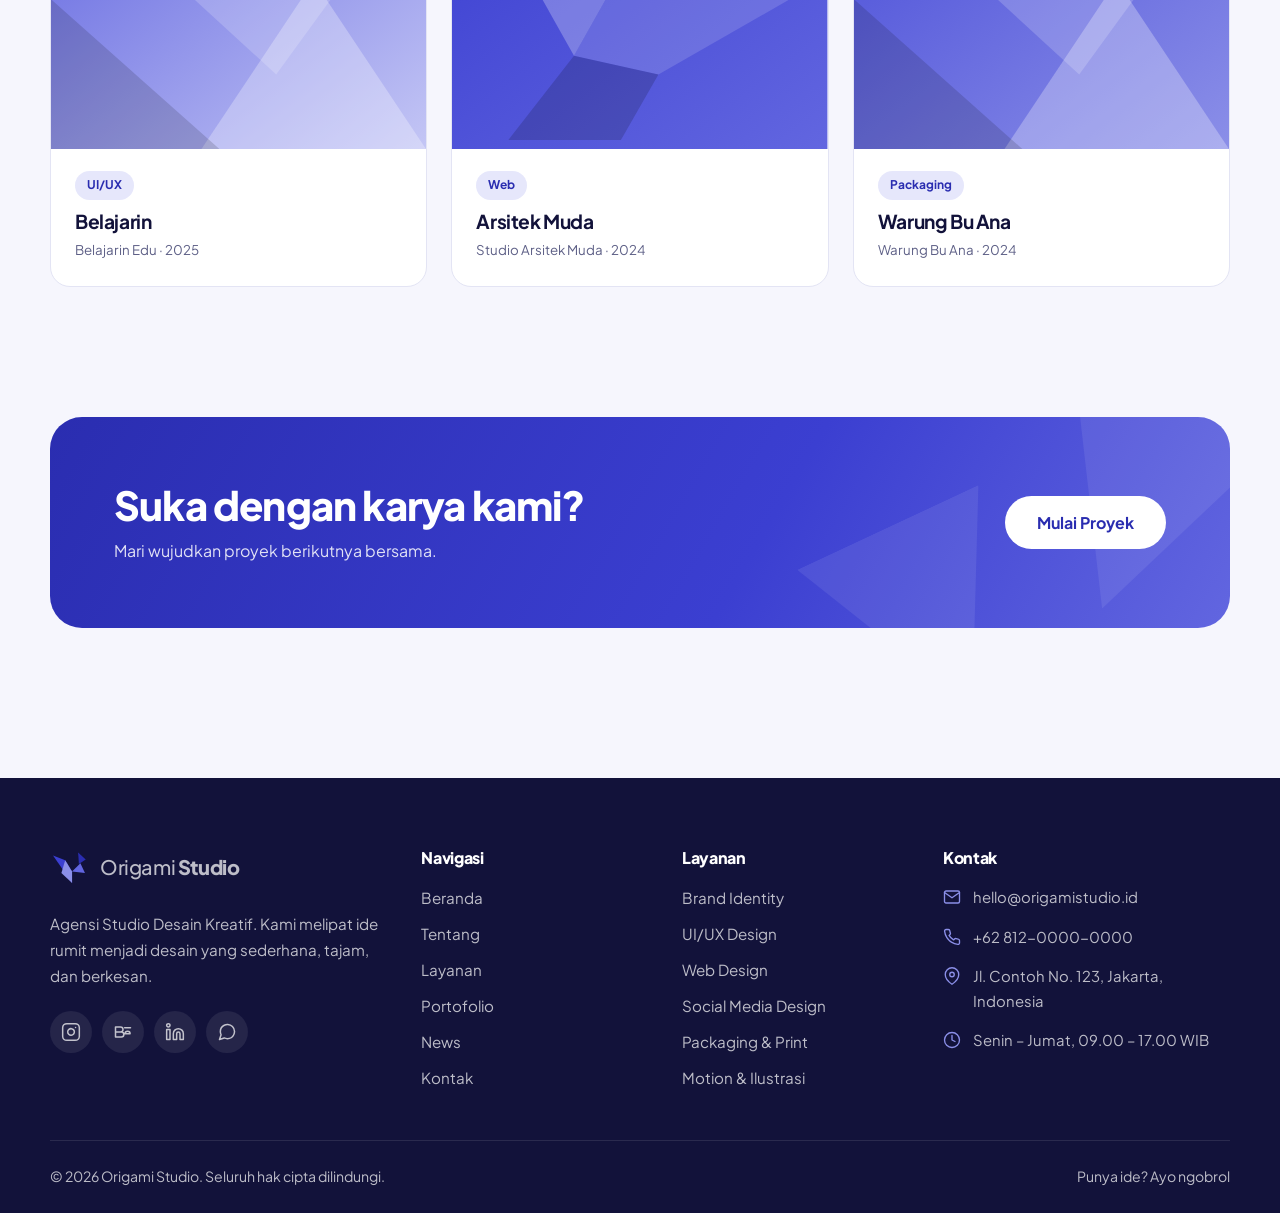
<file: portfolio.html>
<!DOCTYPE html>
<html lang="id">
<head>
    <meta charset="utf-8">
    <meta name="viewport" content="width=device-width, initial-scale=1">
    <title>Portofolio — Origami Studio</title>
    <meta name="description" content="Portofolio Origami Studio: karya branding, UI/UX, website, social media, dan packaging untuk berbagai bisnis.">
        <meta name="theme-color" content="#3b3fd1">
    <link rel="canonical" href="https://origamistudio.id/portfolio.html">
    <link rel="icon" type="image/svg+xml" href="assets/img/favicon.svg">

    <meta property="og:site_name" content="Origami Studio">
    <meta property="og:type" content="website">
    <meta property="og:title" content="Portofolio — Origami Studio">
    <meta property="og:description" content="Portofolio Origami Studio: karya branding, UI/UX, website, social media, dan packaging untuk berbagai bisnis.">
    <meta property="og:url" content="https://origamistudio.id/portfolio.html">
    <meta property="og:locale" content="id_ID">
        <meta name="twitter:card" content="summary">

    <link rel="preconnect" href="https://fonts.googleapis.com">
    <link rel="preconnect" href="https://fonts.gstatic.com" crossorigin>
    <link href="https://fonts.googleapis.com/css2?family=Plus+Jakarta+Sans:wght@400;500;600;700;800&display=swap" rel="stylesheet">
    <link rel="stylesheet" href="assets/css/style.css">
    <script>document.documentElement.className = 'js';</script>
    </head>
<body>
<a class="skip-link" href="#main">Lewati ke konten</a>

<header class="site-header" id="siteHeader">
    <div class="container header-inner">
        <a class="brand" href="index.html" aria-label="Origami Studio — Beranda">
            <svg class="logo-mark" width="38" height="38" viewBox="0 0 100 100" role="img" aria-label="Logo Origami Studio"><polygon points="8,20 40,32 58,62 58,92" fill="#3b3fd1"/><polygon points="40,32 58,62 58,92 30,66" fill="#8b8fe8"/><polygon points="58,62 80,40 92,66" fill="#6266e0"/><polygon points="74,12 94,30 76,42" fill="#2a2db0"/></svg>            <span class="brand-text">Origami <strong>Studio</strong></span>
        </a>

        <nav class="main-nav" id="mainNav" aria-label="Navigasi utama">
            <ul>
                                    <li>
                        <a href="index.html" class="">Beranda</a>
                    </li>
                                    <li>
                        <a href="about.html" class="">Tentang</a>
                    </li>
                                    <li>
                        <a href="services.html" class="">Layanan</a>
                    </li>
                                    <li>
                        <a href="portfolio.html" class="active" aria-current="page">Portofolio</a>
                    </li>
                                    <li>
                        <a href="news.html" class="">News</a>
                    </li>
                                    <li>
                        <a href="contact.html" class="">Kontak</a>
                    </li>
                            </ul>
            <a class="btn btn-primary nav-cta" href="contact.html">Mulai Proyek</a>
        </nav>

        <button class="nav-toggle" id="navToggle" aria-label="Buka menu" aria-expanded="false" aria-controls="mainNav">
            <span></span><span></span><span></span>
        </button>
    </div>
</header>

<main id="main">

<section class="page-hero">
    <div class="container">
        <nav class="breadcrumb" aria-label="Breadcrumb"><a href="index.html">Beranda</a> <span>/</span> Portofolio</nav>
        <h1>Portofolio</h1>
        <p class="lead">Kumpulan karya yang kami kerjakan bersama klien dari berbagai bidang usaha.</p>
    </div>
</section>

<section class="section">
    <div class="container">
        <div class="filters reveal" role="tablist" aria-label="Filter kategori">
            <button class="filter active" data-filter="all" type="button">Semua</button>
                            <button class="filter" data-filter="branding" type="button">Branding</button>
                            <button class="filter" data-filter="ui-ux" type="button">UI/UX</button>
                            <button class="filter" data-filter="web" type="button">Web</button>
                            <button class="filter" data-filter="social" type="button">Social Media</button>
                            <button class="filter" data-filter="packaging" type="button">Packaging</button>
                    </div>

        <div class="grid grid-3 portfolio-grid">
                            <article class="work-card reveal" id="kopi-senja" data-cat="branding">
                    <div class="work-thumb">
                                                    <svg class="thumb-svg" viewBox="0 0 200 150" preserveAspectRatio="xMidYMid slice" aria-hidden="true"><defs><linearGradient id="ge2f26cae" x1="0" y1="0" x2="1" y2="1"><stop offset="0" stop-color="#3b3fd1"/><stop offset="1" stop-color="#8b8fe8"/></linearGradient></defs><rect width="200" height="150" fill="url(#ge2f26cae)"/><polygon points="0,0 200,0 120,110" fill="rgba(255,255,255,.18)"/><polygon points="200,150 80,150 140,60" fill="rgba(255,255,255,.28)"/><polygon points="0,150 90,150 0,70" fill="rgba(0,0,0,.14)"/></svg>                                                <div class="work-overlay">
                            <p>Rebranding kedai kopi lokal: logo, kemasan biji kopi, dan signage.</p>
                        </div>
                    </div>
                    <div class="work-meta">
                        <span class="tag">Branding</span>
                        <h3>Kopi Senja</h3>
                        <small>Kopi Senja Roastery · 2026</small>
                    </div>
                </article>
                            <article class="work-card reveal" id="finku-app" data-cat="ui-ux">
                    <div class="work-thumb">
                                                    <svg class="thumb-svg" viewBox="0 0 200 150" preserveAspectRatio="xMidYMid slice" aria-hidden="true"><defs><linearGradient id="gbab706ad" x1="0" y1="0" x2="1" y2="1"><stop offset="0" stop-color="#2a2db0"/><stop offset="1" stop-color="#6266e0"/></linearGradient></defs><rect width="200" height="150" fill="url(#gbab706ad)"/><polygon points="100,10 190,75 100,140 10,75" fill="rgba(255,255,255,.22)"/><polygon points="100,10 190,75 100,75" fill="rgba(255,255,255,.2)"/><polygon points="10,75 100,140 100,75" fill="rgba(0,0,0,.14)"/></svg>                                                <div class="work-overlay">
                            <p>Desain aplikasi pencatat keuangan pribadi dengan alur yang sederhana.</p>
                        </div>
                    </div>
                    <div class="work-meta">
                        <span class="tag">UI/UX</span>
                        <h3>Finku App</h3>
                        <small>Finku · 2026</small>
                    </div>
                </article>
                            <article class="work-card reveal" id="nusa-furnitur" data-cat="web">
                    <div class="work-thumb">
                                                    <svg class="thumb-svg" viewBox="0 0 200 150" preserveAspectRatio="xMidYMid slice" aria-hidden="true"><defs><linearGradient id="g8eb0982e" x1="0" y1="0" x2="1" y2="1"><stop offset="0" stop-color="#5a5ee0"/><stop offset="1" stop-color="#b3b6f2"/></linearGradient></defs><rect width="200" height="150" fill="url(#g8eb0982e)"/><polygon points="0,150 70,40 140,150" fill="rgba(255,255,255,.22)"/><polygon points="70,150 140,60 200,150" fill="rgba(0,0,0,.14)"/><polygon points="120,0 200,0 200,70" fill="rgba(255,255,255,.2)"/></svg>                                                <div class="work-overlay">
                            <p>Website katalog furnitur dengan galeri produk dan tombol pesan via WhatsApp.</p>
                        </div>
                    </div>
                    <div class="work-meta">
                        <span class="tag">Web</span>
                        <h3>Nusa Furnitur</h3>
                        <small>Nusa Furnitur · 2026</small>
                    </div>
                </article>
                            <article class="work-card reveal" id="sehat-selalu" data-cat="social">
                    <div class="work-thumb">
                                                    <svg class="thumb-svg" viewBox="0 0 200 150" preserveAspectRatio="xMidYMid slice" aria-hidden="true"><defs><linearGradient id="gd3e88bc4" x1="0" y1="0" x2="1" y2="1"><stop offset="0" stop-color="#4a4ed8"/><stop offset="1" stop-color="#9a9eea"/></linearGradient></defs><rect width="200" height="150" fill="url(#gd3e88bc4)"/><polygon points="20,20 110,20 65,100" fill="rgba(255,255,255,.26)"/><polygon points="110,20 180,70 110,110 65,100" fill="rgba(255,255,255,.14)"/><polygon points="65,100 110,110 90,145 30,145" fill="rgba(0,0,0,.16)"/></svg>                                                <div class="work-overlay">
                            <p>Sistem konten Instagram edukasi kesehatan: template, carousel, dan highlight.</p>
                        </div>
                    </div>
                    <div class="work-meta">
                        <span class="tag">Social Media</span>
                        <h3>Sehat Selalu</h3>
                        <small>Klinik Sehat Selalu · 2025</small>
                    </div>
                </article>
                            <article class="work-card reveal" id="rempah-rasa" data-cat="packaging">
                    <div class="work-thumb">
                                                    <svg class="thumb-svg" viewBox="0 0 200 150" preserveAspectRatio="xMidYMid slice" aria-hidden="true"><defs><linearGradient id="gc7155e80" x1="0" y1="0" x2="1" y2="1"><stop offset="0" stop-color="#3338c4"/><stop offset="1" stop-color="#7a7ee6"/></linearGradient></defs><rect width="200" height="150" fill="url(#gc7155e80)"/><polygon points="100,10 190,75 100,140 10,75" fill="rgba(255,255,255,.22)"/><polygon points="100,10 190,75 100,75" fill="rgba(255,255,255,.2)"/><polygon points="10,75 100,140 100,75" fill="rgba(0,0,0,.14)"/></svg>                                                <div class="work-overlay">
                            <p>Kemasan seri bumbu dapur premium dengan ilustrasi rempah bergaya geometris.</p>
                        </div>
                    </div>
                    <div class="work-meta">
                        <span class="tag">Packaging</span>
                        <h3>Rempah Rasa</h3>
                        <small>Rempah Rasa Nusantara · 2025</small>
                    </div>
                </article>
                            <article class="work-card reveal" id="lintas-logistik" data-cat="branding">
                    <div class="work-thumb">
                                                    <svg class="thumb-svg" viewBox="0 0 200 150" preserveAspectRatio="xMidYMid slice" aria-hidden="true"><defs><linearGradient id="g8b224835" x1="0" y1="0" x2="1" y2="1"><stop offset="0" stop-color="#2f33b8"/><stop offset="1" stop-color="#a2a6ee"/></linearGradient></defs><rect width="200" height="150" fill="url(#g8b224835)"/><polygon points="0,150 70,40 140,150" fill="rgba(255,255,255,.22)"/><polygon points="70,150 140,60 200,150" fill="rgba(0,0,0,.14)"/><polygon points="120,0 200,0 200,70" fill="rgba(255,255,255,.2)"/></svg>                                                <div class="work-overlay">
                            <p>Identitas visual perusahaan logistik: logo, seragam, dan livery armada.</p>
                        </div>
                    </div>
                    <div class="work-meta">
                        <span class="tag">Branding</span>
                        <h3>Lintas Logistik</h3>
                        <small>Lintas Logistik · 2025</small>
                    </div>
                </article>
                            <article class="work-card reveal" id="belajarin" data-cat="ui-ux">
                    <div class="work-thumb">
                                                    <svg class="thumb-svg" viewBox="0 0 200 150" preserveAspectRatio="xMidYMid slice" aria-hidden="true"><defs><linearGradient id="g66c3fced" x1="0" y1="0" x2="1" y2="1"><stop offset="0" stop-color="#6266e0"/><stop offset="1" stop-color="#c4c6f5"/></linearGradient></defs><rect width="200" height="150" fill="url(#g66c3fced)"/><polygon points="0,0 200,0 120,110" fill="rgba(255,255,255,.18)"/><polygon points="200,150 80,150 140,60" fill="rgba(255,255,255,.28)"/><polygon points="0,150 90,150 0,70" fill="rgba(0,0,0,.14)"/></svg>                                                <div class="work-overlay">
                            <p>Platform kursus online: riset pengguna, prototipe, dan design system.</p>
                        </div>
                    </div>
                    <div class="work-meta">
                        <span class="tag">UI/UX</span>
                        <h3>Belajarin</h3>
                        <small>Belajarin Edu · 2025</small>
                    </div>
                </article>
                            <article class="work-card reveal" id="arsitek-muda" data-cat="web">
                    <div class="work-thumb">
                                                    <svg class="thumb-svg" viewBox="0 0 200 150" preserveAspectRatio="xMidYMid slice" aria-hidden="true"><defs><linearGradient id="g0e583662" x1="0" y1="0" x2="1" y2="1"><stop offset="0" stop-color="#3b3fd1"/><stop offset="1" stop-color="#6266e0"/></linearGradient></defs><rect width="200" height="150" fill="url(#g0e583662)"/><polygon points="20,20 110,20 65,100" fill="rgba(255,255,255,.26)"/><polygon points="110,20 180,70 110,110 65,100" fill="rgba(255,255,255,.14)"/><polygon points="65,100 110,110 90,145 30,145" fill="rgba(0,0,0,.16)"/></svg>                                                <div class="work-overlay">
                            <p>Website portofolio biro arsitektur dengan tampilan minimalis dan galeri proyek.</p>
                        </div>
                    </div>
                    <div class="work-meta">
                        <span class="tag">Web</span>
                        <h3>Arsitek Muda</h3>
                        <small>Studio Arsitek Muda · 2024</small>
                    </div>
                </article>
                            <article class="work-card reveal" id="warung-bu-ana" data-cat="packaging">
                    <div class="work-thumb">
                                                    <svg class="thumb-svg" viewBox="0 0 200 150" preserveAspectRatio="xMidYMid slice" aria-hidden="true"><defs><linearGradient id="g6226b49f" x1="0" y1="0" x2="1" y2="1"><stop offset="0" stop-color="#4a4ed8"/><stop offset="1" stop-color="#8b8fe8"/></linearGradient></defs><rect width="200" height="150" fill="url(#g6226b49f)"/><polygon points="0,0 200,0 120,110" fill="rgba(255,255,255,.18)"/><polygon points="200,150 80,150 140,60" fill="rgba(255,255,255,.28)"/><polygon points="0,150 90,150 0,70" fill="rgba(0,0,0,.14)"/></svg>                                                <div class="work-overlay">
                            <p>Desain label, stiker, dan kemasan untuk UMKM kuliner rumahan.</p>
                        </div>
                    </div>
                    <div class="work-meta">
                        <span class="tag">Packaging</span>
                        <h3>Warung Bu Ana</h3>
                        <small>Warung Bu Ana · 2024</small>
                    </div>
                </article>
                    </div>
    </div>
</section>

<section class="section cta-section">
    <div class="container">
        <div class="cta-band reveal">
            <div>
                <h2>Suka dengan karya kami?</h2>
                <p>Mari wujudkan proyek berikutnya bersama.</p>
            </div>
            <div class="cta-actions">
                <a class="btn btn-light btn-lg" href="contact.html">Mulai Proyek</a>
            </div>
        </div>
    </div>
</section>

</main>

<footer class="site-footer">
    <div class="container footer-grid">
        <div class="footer-brand">
            <a class="brand brand-light" href="index.html">
                <svg class="logo-mark" width="38" height="38" viewBox="0 0 100 100" role="img" aria-label="Logo Origami Studio"><polygon points="8,20 40,32 58,62 58,92" fill="#3b3fd1"/><polygon points="40,32 58,62 58,92 30,66" fill="#8b8fe8"/><polygon points="58,62 80,40 92,66" fill="#6266e0"/><polygon points="74,12 94,30 76,42" fill="#2a2db0"/></svg>                <span class="brand-text">Origami <strong>Studio</strong></span>
            </a>
            <p>Agensi Studio Desain Kreatif. Kami melipat ide rumit menjadi desain yang sederhana, tajam, dan berkesan.</p>
            <ul class="social">
                                                            <li><a href="https://instagram.com/origamistudio" target="_blank" rel="noopener noreferrer" aria-label="Instagram"><svg class="icon icon-instagram" width="20" height="20" viewBox="0 0 24 24" fill="none" stroke="currentColor" stroke-width="1.8" stroke-linecap="round" stroke-linejoin="round" aria-hidden="true"><rect x="2" y="2" width="20" height="20" rx="5"/><path d="M16 11.37A4 4 0 1 1 12.63 8 4 4 0 0 1 16 11.37z"/><path d="M17.5 6.5h.01"/></svg></a></li>
                                                                                <li><a href="https://behance.net/origamistudio" target="_blank" rel="noopener noreferrer" aria-label="Behance"><svg class="icon icon-behance" width="20" height="20" viewBox="0 0 24 24" fill="none" stroke="currentColor" stroke-width="1.8" stroke-linecap="round" stroke-linejoin="round" aria-hidden="true"><path d="M3 6h6a3 3 0 0 1 0 6H3zM3 12h7a3 3 0 0 1 0 6H3zM14 7h7M14.5 14a3 3 0 0 1 6 0h-6z"/></svg></a></li>
                                                                                <li><a href="https://linkedin.com/company/origamistudio" target="_blank" rel="noopener noreferrer" aria-label="LinkedIn"><svg class="icon icon-linkedin" width="20" height="20" viewBox="0 0 24 24" fill="none" stroke="currentColor" stroke-width="1.8" stroke-linecap="round" stroke-linejoin="round" aria-hidden="true"><path d="M16 8a6 6 0 0 1 6 6v7h-4v-7a2 2 0 0 0-2-2 2 2 0 0 0-2 2v7h-4v-7a6 6 0 0 1 6-6z"/><rect x="2" y="9" width="4" height="12"/><circle cx="4" cy="4" r="2"/></svg></a></li>
                                                                                        <li><a href="https://wa.me/6281200000000?text=Halo%20Origami%20Studio%2C%20saya%20ingin%20berdiskusi%20tentang%20proyek%20desain." target="_blank" rel="noopener noreferrer" aria-label="WhatsApp"><svg class="icon icon-whatsapp" width="20" height="20" viewBox="0 0 24 24" fill="none" stroke="currentColor" stroke-width="1.8" stroke-linecap="round" stroke-linejoin="round" aria-hidden="true"><path d="M21 11.5a8.38 8.38 0 0 1-.9 3.8 8.5 8.5 0 0 1-7.6 4.7 8.38 8.38 0 0 1-3.8-.9L3 21l1.9-5.7a8.38 8.38 0 0 1-.9-3.8 8.5 8.5 0 0 1 4.7-7.6 8.38 8.38 0 0 1 3.8-.9h.5a8.48 8.48 0 0 1 8 8v.5z"/></svg></a></li>
            </ul>
        </div>

        <div>
            <h4>Navigasi</h4>
            <ul class="footer-links">
                                    <li><a href="index.html">Beranda</a></li>
                                    <li><a href="about.html">Tentang</a></li>
                                    <li><a href="services.html">Layanan</a></li>
                                    <li><a href="portfolio.html">Portofolio</a></li>
                                    <li><a href="news.html">News</a></li>
                                    <li><a href="contact.html">Kontak</a></li>
                            </ul>
        </div>

        <div>
            <h4>Layanan</h4>
            <ul class="footer-links">
                                    <li><a href="services.html#branding">Brand Identity</a></li>
                                    <li><a href="services.html#ui-ux">UI/UX Design</a></li>
                                    <li><a href="services.html#web-design">Web Design</a></li>
                                    <li><a href="services.html#social-media">Social Media Design</a></li>
                                    <li><a href="services.html#packaging">Packaging &amp; Print</a></li>
                                    <li><a href="services.html#motion">Motion &amp; Ilustrasi</a></li>
                            </ul>
        </div>

        <div>
            <h4>Kontak</h4>
            <ul class="footer-contact">
                <li><svg class="icon icon-mail" width="18" height="18" viewBox="0 0 24 24" fill="none" stroke="currentColor" stroke-width="1.8" stroke-linecap="round" stroke-linejoin="round" aria-hidden="true"><path d="M4 4h16a2 2 0 0 1 2 2v12a2 2 0 0 1-2 2H4a2 2 0 0 1-2-2V6a2 2 0 0 1 2-2z"/><path d="M22 6l-10 7L2 6"/></svg> <a href="mailto:hello@origamistudio.id">hello@origamistudio.id</a></li>
                <li><svg class="icon icon-phone" width="18" height="18" viewBox="0 0 24 24" fill="none" stroke="currentColor" stroke-width="1.8" stroke-linecap="round" stroke-linejoin="round" aria-hidden="true"><path d="M22 16.92v3a2 2 0 0 1-2.18 2 19.79 19.79 0 0 1-8.63-3.07 19.5 19.5 0 0 1-6-6 19.79 19.79 0 0 1-3.07-8.67A2 2 0 0 1 4.11 2h3a2 2 0 0 1 2 1.72c.127.96.361 1.903.7 2.81a2 2 0 0 1-.45 2.11L8.09 9.91a16 16 0 0 0 6 6l1.27-1.27a2 2 0 0 1 2.11-.45c.907.339 1.85.573 2.81.7A2 2 0 0 1 22 16.92z"/></svg> <a href="tel:+6281200000000">+62 812-0000-0000</a></li>
                <li><svg class="icon icon-pin" width="18" height="18" viewBox="0 0 24 24" fill="none" stroke="currentColor" stroke-width="1.8" stroke-linecap="round" stroke-linejoin="round" aria-hidden="true"><path d="M21 10c0 7-9 13-9 13s-9-6-9-13a9 9 0 0 1 18 0z"/><circle cx="12" cy="10" r="3"/></svg> <span>Jl. Contoh No. 123, Jakarta, Indonesia</span></li>
                <li><svg class="icon icon-clock" width="18" height="18" viewBox="0 0 24 24" fill="none" stroke="currentColor" stroke-width="1.8" stroke-linecap="round" stroke-linejoin="round" aria-hidden="true"><circle cx="12" cy="12" r="10"/><path d="M12 6v6l4 2"/></svg> <span>Senin – Jumat, 09.00 – 17.00 WIB</span></li>
            </ul>
        </div>
    </div>
    <div class="container footer-bottom">
        <p>&copy; 2026 Origami Studio. Seluruh hak cipta dilindungi.</p>
        <p><a href="contact.html">Punya ide? Ayo ngobrol</a></p>
    </div>
</footer>

<script src="assets/js/main.js" defer></script>
</body>
</html>
</file>
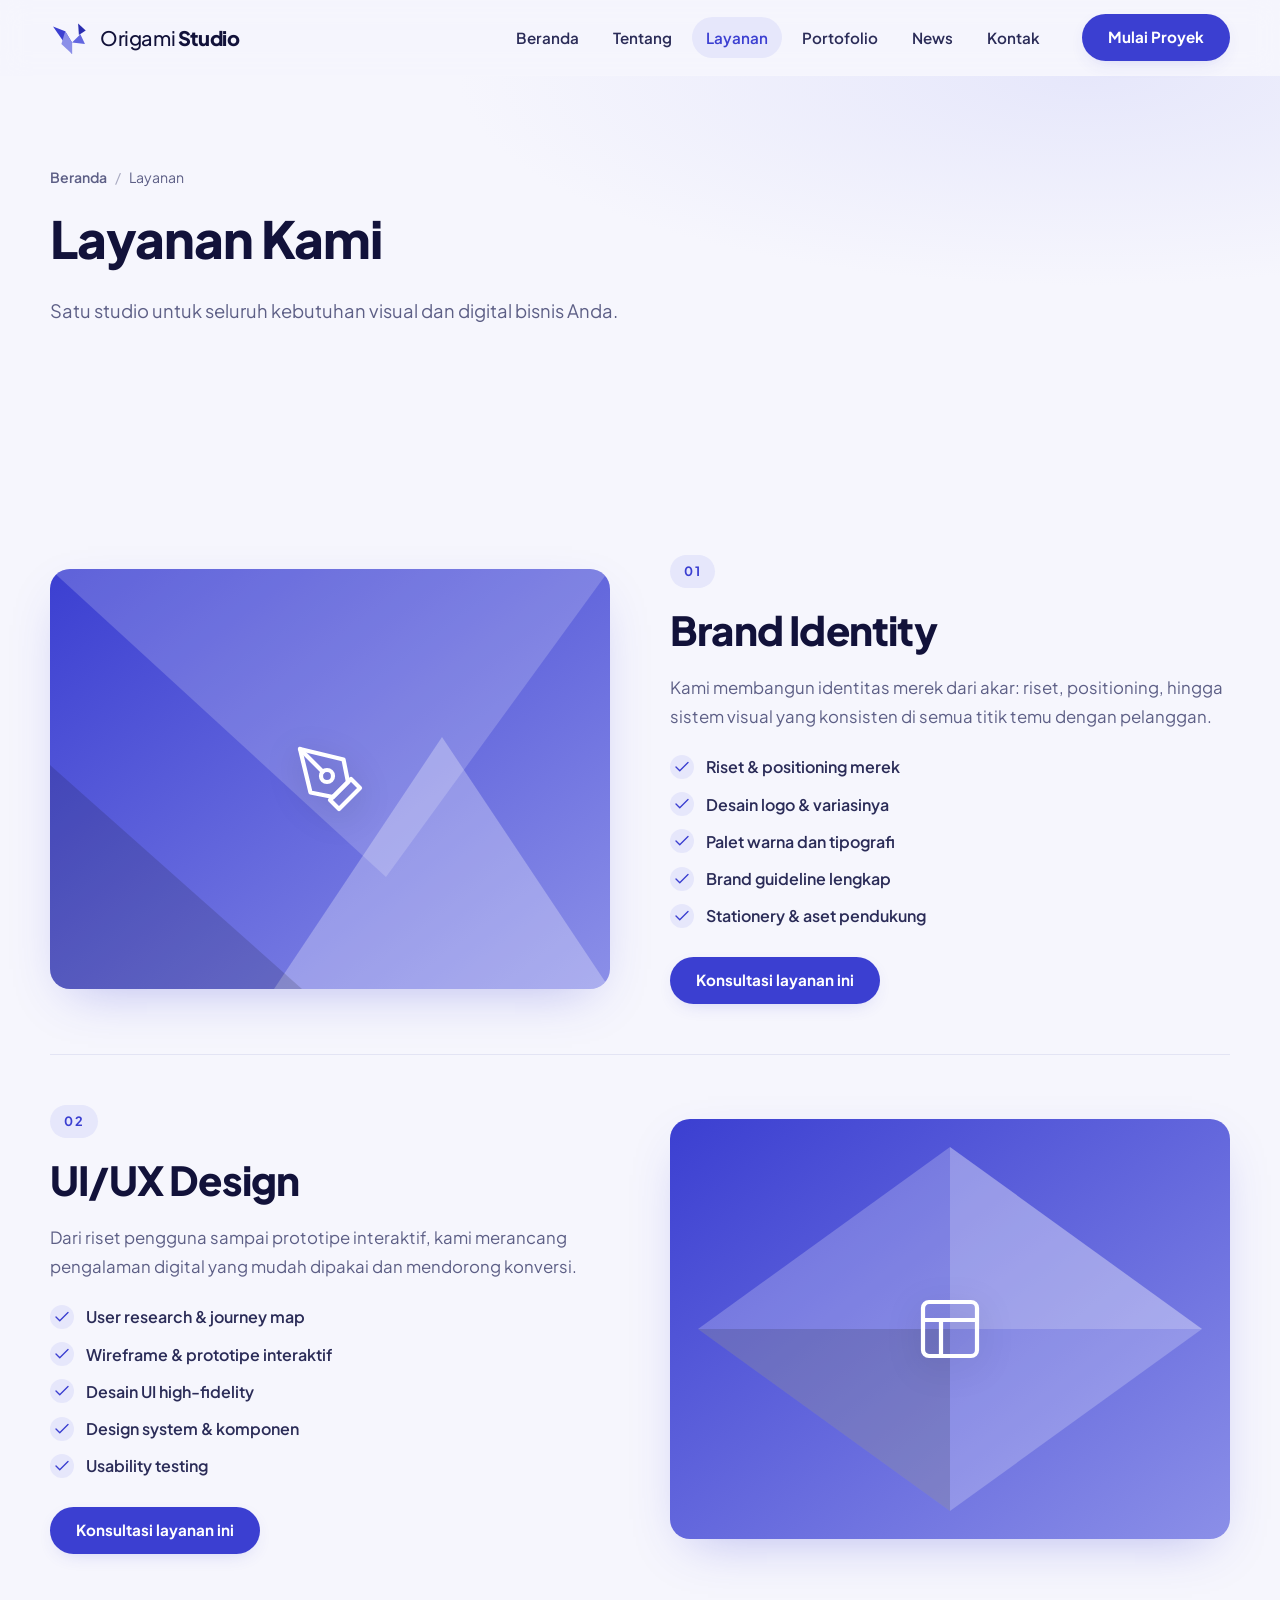
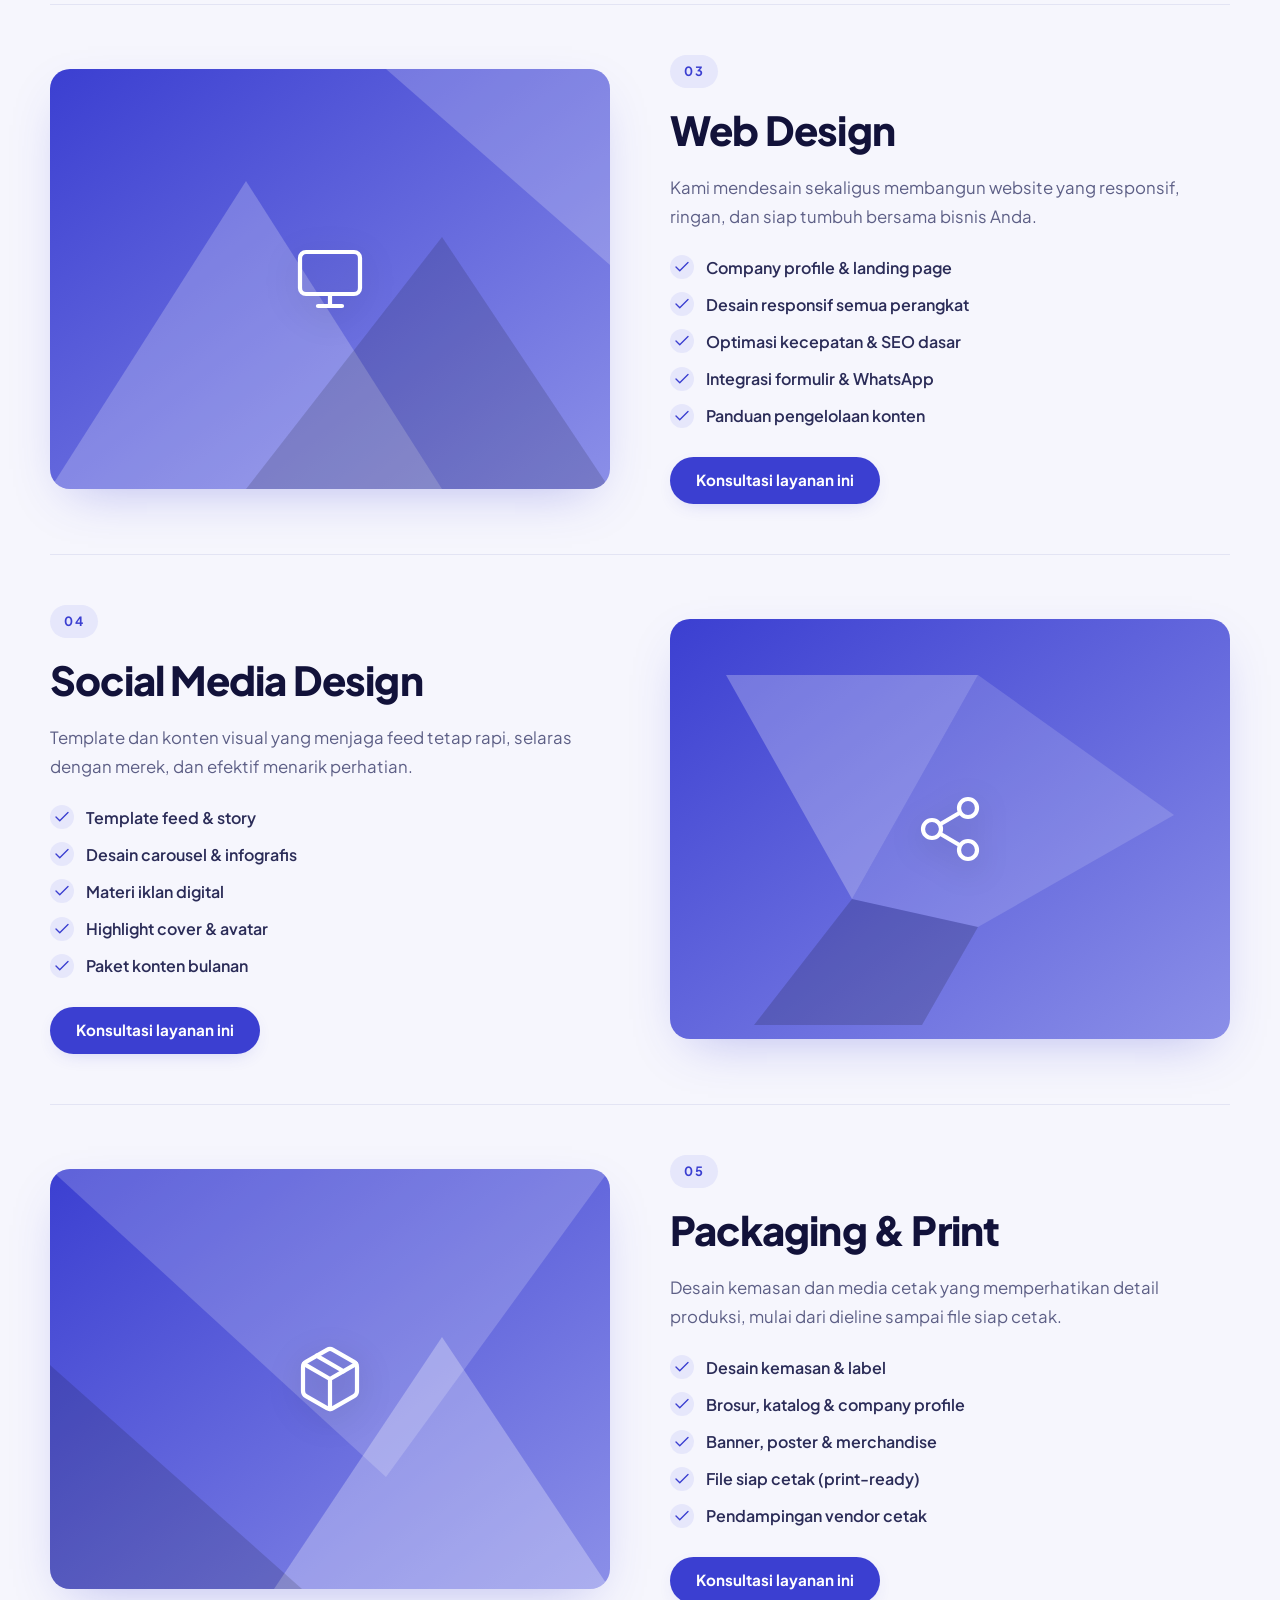
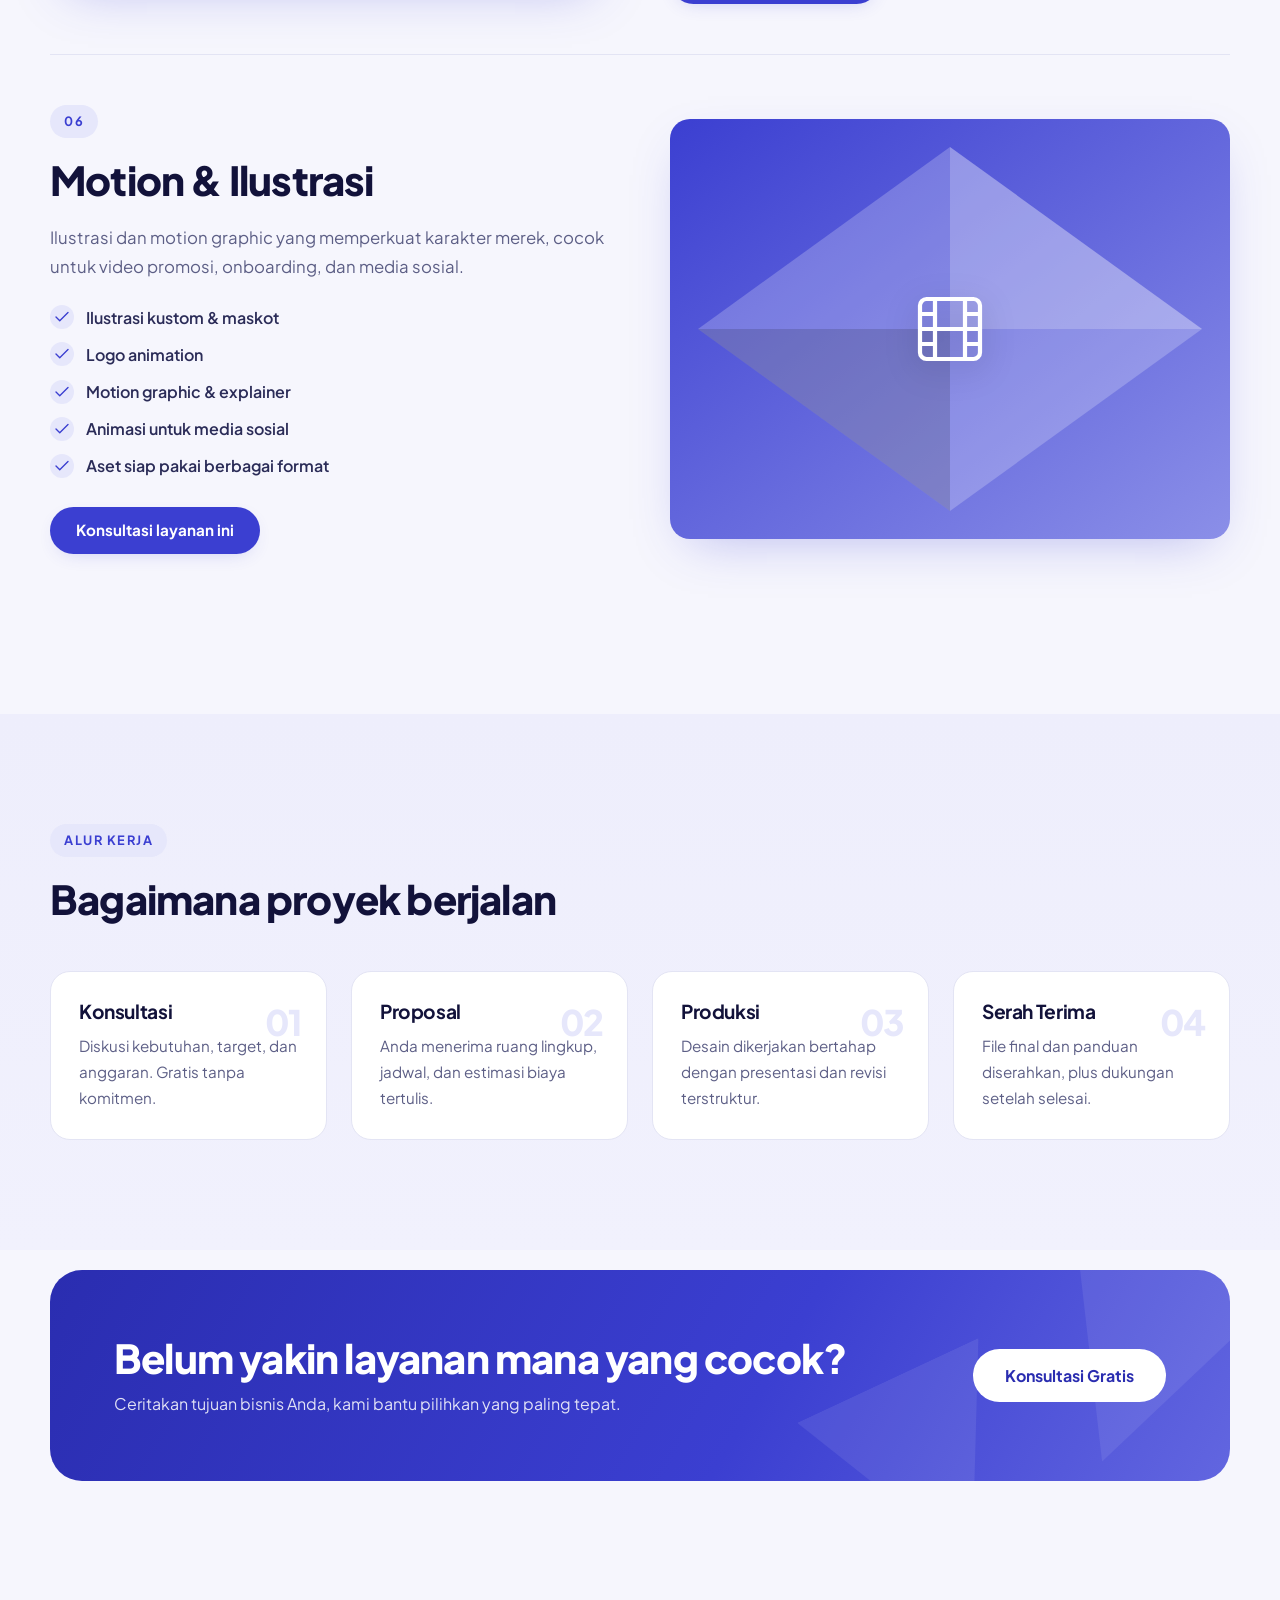
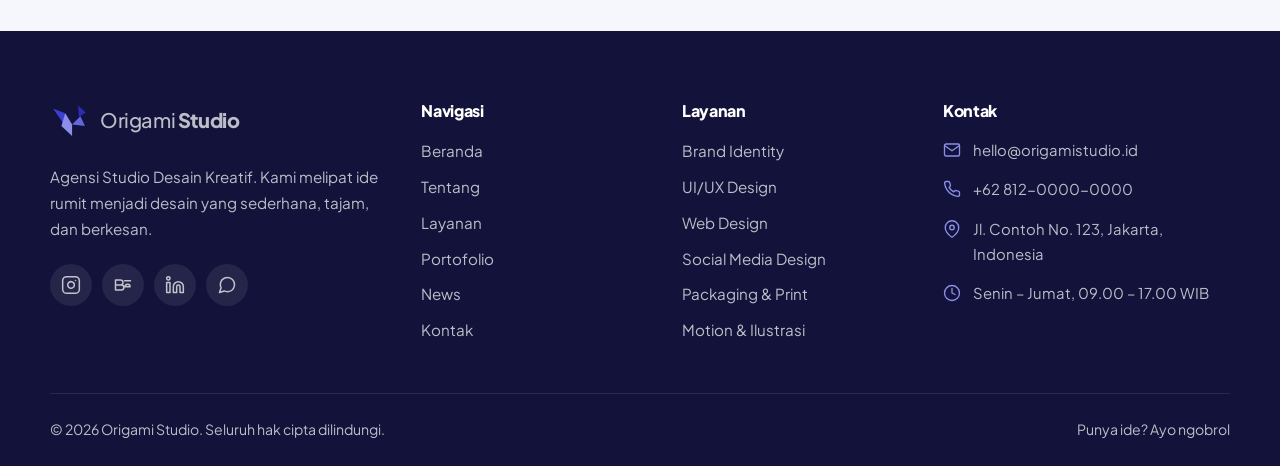
<file: services.html>
<!DOCTYPE html>
<html lang="id">
<head>
    <meta charset="utf-8">
    <meta name="viewport" content="width=device-width, initial-scale=1">
    <title>Layanan — Origami Studio</title>
    <meta name="description" content="Layanan Origami Studio: brand identity, UI/UX design, web design, social media design, packaging &amp; print, serta motion dan ilustrasi.">
        <meta name="theme-color" content="#3b3fd1">
    <link rel="canonical" href="https://origamistudio.id/services.html">
    <link rel="icon" type="image/svg+xml" href="assets/img/favicon.svg">

    <meta property="og:site_name" content="Origami Studio">
    <meta property="og:type" content="website">
    <meta property="og:title" content="Layanan — Origami Studio">
    <meta property="og:description" content="Layanan Origami Studio: brand identity, UI/UX design, web design, social media design, packaging &amp; print, serta motion dan ilustrasi.">
    <meta property="og:url" content="https://origamistudio.id/services.html">
    <meta property="og:locale" content="id_ID">
        <meta name="twitter:card" content="summary">

    <link rel="preconnect" href="https://fonts.googleapis.com">
    <link rel="preconnect" href="https://fonts.gstatic.com" crossorigin>
    <link href="https://fonts.googleapis.com/css2?family=Plus+Jakarta+Sans:wght@400;500;600;700;800&display=swap" rel="stylesheet">
    <link rel="stylesheet" href="assets/css/style.css">
    <script>document.documentElement.className = 'js';</script>
    </head>
<body>
<a class="skip-link" href="#main">Lewati ke konten</a>

<header class="site-header" id="siteHeader">
    <div class="container header-inner">
        <a class="brand" href="index.html" aria-label="Origami Studio — Beranda">
            <svg class="logo-mark" width="38" height="38" viewBox="0 0 100 100" role="img" aria-label="Logo Origami Studio"><polygon points="8,20 40,32 58,62 58,92" fill="#3b3fd1"/><polygon points="40,32 58,62 58,92 30,66" fill="#8b8fe8"/><polygon points="58,62 80,40 92,66" fill="#6266e0"/><polygon points="74,12 94,30 76,42" fill="#2a2db0"/></svg>            <span class="brand-text">Origami <strong>Studio</strong></span>
        </a>

        <nav class="main-nav" id="mainNav" aria-label="Navigasi utama">
            <ul>
                                    <li>
                        <a href="index.html" class="">Beranda</a>
                    </li>
                                    <li>
                        <a href="about.html" class="">Tentang</a>
                    </li>
                                    <li>
                        <a href="services.html" class="active" aria-current="page">Layanan</a>
                    </li>
                                    <li>
                        <a href="portfolio.html" class="">Portofolio</a>
                    </li>
                                    <li>
                        <a href="news.html" class="">News</a>
                    </li>
                                    <li>
                        <a href="contact.html" class="">Kontak</a>
                    </li>
                            </ul>
            <a class="btn btn-primary nav-cta" href="contact.html">Mulai Proyek</a>
        </nav>

        <button class="nav-toggle" id="navToggle" aria-label="Buka menu" aria-expanded="false" aria-controls="mainNav">
            <span></span><span></span><span></span>
        </button>
    </div>
</header>

<main id="main">

<section class="page-hero">
    <div class="container">
        <nav class="breadcrumb" aria-label="Breadcrumb"><a href="index.html">Beranda</a> <span>/</span> Layanan</nav>
        <h1>Layanan Kami</h1>
        <p class="lead">Satu studio untuk seluruh kebutuhan visual dan digital bisnis Anda.</p>
    </div>
</section>

<section class="section">
    <div class="container">
                    <article class="service-row  reveal" id="branding">
                <div class="service-visual">
                    <div class="service-visual-inner">
                        <svg class="thumb-svg" viewBox="0 0 200 150" preserveAspectRatio="xMidYMid slice" aria-hidden="true"><defs><linearGradient id="gfa6b84b1" x1="0" y1="0" x2="1" y2="1"><stop offset="0" stop-color="#3b3fd1"/><stop offset="1" stop-color="#8b8fe8"/></linearGradient></defs><rect width="200" height="150" fill="url(#gfa6b84b1)"/><polygon points="0,0 200,0 120,110" fill="rgba(255,255,255,.18)"/><polygon points="200,150 80,150 140,60" fill="rgba(255,255,255,.28)"/><polygon points="0,150 90,150 0,70" fill="rgba(0,0,0,.14)"/></svg>                        <div class="service-visual-icon"><svg class="icon icon-brand" width="48" height="48" viewBox="0 0 24 24" fill="none" stroke="currentColor" stroke-width="1.8" stroke-linecap="round" stroke-linejoin="round" aria-hidden="true"><path d="M12 19l7-7 3 3-7 7-3-3z"/><path d="M18 13l-1.5-7.5L2 2l3.5 14.5L13 18l5-5z"/><path d="M2 2l7.586 7.586"/><circle cx="11" cy="11" r="2"/></svg></div>
                    </div>
                </div>
                <div class="service-info">
                    <span class="eyebrow">01</span>
                    <h2>Brand Identity</h2>
                    <p>Kami membangun identitas merek dari akar: riset, positioning, hingga sistem visual yang konsisten di semua titik temu dengan pelanggan.</p>
                    <ul class="check-list">
                                                    <li><svg class="icon icon-check" width="18" height="18" viewBox="0 0 24 24" fill="none" stroke="currentColor" stroke-width="1.8" stroke-linecap="round" stroke-linejoin="round" aria-hidden="true"><path d="M20 6L9 17l-5-5"/></svg> Riset &amp; positioning merek</li>
                                                    <li><svg class="icon icon-check" width="18" height="18" viewBox="0 0 24 24" fill="none" stroke="currentColor" stroke-width="1.8" stroke-linecap="round" stroke-linejoin="round" aria-hidden="true"><path d="M20 6L9 17l-5-5"/></svg> Desain logo &amp; variasinya</li>
                                                    <li><svg class="icon icon-check" width="18" height="18" viewBox="0 0 24 24" fill="none" stroke="currentColor" stroke-width="1.8" stroke-linecap="round" stroke-linejoin="round" aria-hidden="true"><path d="M20 6L9 17l-5-5"/></svg> Palet warna dan tipografi</li>
                                                    <li><svg class="icon icon-check" width="18" height="18" viewBox="0 0 24 24" fill="none" stroke="currentColor" stroke-width="1.8" stroke-linecap="round" stroke-linejoin="round" aria-hidden="true"><path d="M20 6L9 17l-5-5"/></svg> Brand guideline lengkap</li>
                                                    <li><svg class="icon icon-check" width="18" height="18" viewBox="0 0 24 24" fill="none" stroke="currentColor" stroke-width="1.8" stroke-linecap="round" stroke-linejoin="round" aria-hidden="true"><path d="M20 6L9 17l-5-5"/></svg> Stationery &amp; aset pendukung</li>
                                            </ul>
                    <a class="btn btn-primary" href="contact.html?service=branding">Konsultasi layanan ini</a>
                </div>
            </article>
                    <article class="service-row reverse reveal" id="ui-ux">
                <div class="service-visual">
                    <div class="service-visual-inner">
                        <svg class="thumb-svg" viewBox="0 0 200 150" preserveAspectRatio="xMidYMid slice" aria-hidden="true"><defs><linearGradient id="gccc07f13" x1="0" y1="0" x2="1" y2="1"><stop offset="0" stop-color="#3b3fd1"/><stop offset="1" stop-color="#8b8fe8"/></linearGradient></defs><rect width="200" height="150" fill="url(#gccc07f13)"/><polygon points="100,10 190,75 100,140 10,75" fill="rgba(255,255,255,.22)"/><polygon points="100,10 190,75 100,75" fill="rgba(255,255,255,.2)"/><polygon points="10,75 100,140 100,75" fill="rgba(0,0,0,.14)"/></svg>                        <div class="service-visual-icon"><svg class="icon icon-layout" width="48" height="48" viewBox="0 0 24 24" fill="none" stroke="currentColor" stroke-width="1.8" stroke-linecap="round" stroke-linejoin="round" aria-hidden="true"><rect x="3" y="3" width="18" height="18" rx="2"/><path d="M3 9h18M9 21V9"/></svg></div>
                    </div>
                </div>
                <div class="service-info">
                    <span class="eyebrow">02</span>
                    <h2>UI/UX Design</h2>
                    <p>Dari riset pengguna sampai prototipe interaktif, kami merancang pengalaman digital yang mudah dipakai dan mendorong konversi.</p>
                    <ul class="check-list">
                                                    <li><svg class="icon icon-check" width="18" height="18" viewBox="0 0 24 24" fill="none" stroke="currentColor" stroke-width="1.8" stroke-linecap="round" stroke-linejoin="round" aria-hidden="true"><path d="M20 6L9 17l-5-5"/></svg> User research &amp; journey map</li>
                                                    <li><svg class="icon icon-check" width="18" height="18" viewBox="0 0 24 24" fill="none" stroke="currentColor" stroke-width="1.8" stroke-linecap="round" stroke-linejoin="round" aria-hidden="true"><path d="M20 6L9 17l-5-5"/></svg> Wireframe &amp; prototipe interaktif</li>
                                                    <li><svg class="icon icon-check" width="18" height="18" viewBox="0 0 24 24" fill="none" stroke="currentColor" stroke-width="1.8" stroke-linecap="round" stroke-linejoin="round" aria-hidden="true"><path d="M20 6L9 17l-5-5"/></svg> Desain UI high-fidelity</li>
                                                    <li><svg class="icon icon-check" width="18" height="18" viewBox="0 0 24 24" fill="none" stroke="currentColor" stroke-width="1.8" stroke-linecap="round" stroke-linejoin="round" aria-hidden="true"><path d="M20 6L9 17l-5-5"/></svg> Design system &amp; komponen</li>
                                                    <li><svg class="icon icon-check" width="18" height="18" viewBox="0 0 24 24" fill="none" stroke="currentColor" stroke-width="1.8" stroke-linecap="round" stroke-linejoin="round" aria-hidden="true"><path d="M20 6L9 17l-5-5"/></svg> Usability testing</li>
                                            </ul>
                    <a class="btn btn-primary" href="contact.html?service=ui-ux">Konsultasi layanan ini</a>
                </div>
            </article>
                    <article class="service-row  reveal" id="web-design">
                <div class="service-visual">
                    <div class="service-visual-inner">
                        <svg class="thumb-svg" viewBox="0 0 200 150" preserveAspectRatio="xMidYMid slice" aria-hidden="true"><defs><linearGradient id="ga6c1ccc9" x1="0" y1="0" x2="1" y2="1"><stop offset="0" stop-color="#3b3fd1"/><stop offset="1" stop-color="#8b8fe8"/></linearGradient></defs><rect width="200" height="150" fill="url(#ga6c1ccc9)"/><polygon points="0,150 70,40 140,150" fill="rgba(255,255,255,.22)"/><polygon points="70,150 140,60 200,150" fill="rgba(0,0,0,.14)"/><polygon points="120,0 200,0 200,70" fill="rgba(255,255,255,.2)"/></svg>                        <div class="service-visual-icon"><svg class="icon icon-monitor" width="48" height="48" viewBox="0 0 24 24" fill="none" stroke="currentColor" stroke-width="1.8" stroke-linecap="round" stroke-linejoin="round" aria-hidden="true"><rect x="2" y="3" width="20" height="14" rx="2"/><path d="M8 21h8M12 17v4"/></svg></div>
                    </div>
                </div>
                <div class="service-info">
                    <span class="eyebrow">03</span>
                    <h2>Web Design</h2>
                    <p>Kami mendesain sekaligus membangun website yang responsif, ringan, dan siap tumbuh bersama bisnis Anda.</p>
                    <ul class="check-list">
                                                    <li><svg class="icon icon-check" width="18" height="18" viewBox="0 0 24 24" fill="none" stroke="currentColor" stroke-width="1.8" stroke-linecap="round" stroke-linejoin="round" aria-hidden="true"><path d="M20 6L9 17l-5-5"/></svg> Company profile &amp; landing page</li>
                                                    <li><svg class="icon icon-check" width="18" height="18" viewBox="0 0 24 24" fill="none" stroke="currentColor" stroke-width="1.8" stroke-linecap="round" stroke-linejoin="round" aria-hidden="true"><path d="M20 6L9 17l-5-5"/></svg> Desain responsif semua perangkat</li>
                                                    <li><svg class="icon icon-check" width="18" height="18" viewBox="0 0 24 24" fill="none" stroke="currentColor" stroke-width="1.8" stroke-linecap="round" stroke-linejoin="round" aria-hidden="true"><path d="M20 6L9 17l-5-5"/></svg> Optimasi kecepatan &amp; SEO dasar</li>
                                                    <li><svg class="icon icon-check" width="18" height="18" viewBox="0 0 24 24" fill="none" stroke="currentColor" stroke-width="1.8" stroke-linecap="round" stroke-linejoin="round" aria-hidden="true"><path d="M20 6L9 17l-5-5"/></svg> Integrasi formulir &amp; WhatsApp</li>
                                                    <li><svg class="icon icon-check" width="18" height="18" viewBox="0 0 24 24" fill="none" stroke="currentColor" stroke-width="1.8" stroke-linecap="round" stroke-linejoin="round" aria-hidden="true"><path d="M20 6L9 17l-5-5"/></svg> Panduan pengelolaan konten</li>
                                            </ul>
                    <a class="btn btn-primary" href="contact.html?service=web-design">Konsultasi layanan ini</a>
                </div>
            </article>
                    <article class="service-row reverse reveal" id="social-media">
                <div class="service-visual">
                    <div class="service-visual-inner">
                        <svg class="thumb-svg" viewBox="0 0 200 150" preserveAspectRatio="xMidYMid slice" aria-hidden="true"><defs><linearGradient id="gce67d70b" x1="0" y1="0" x2="1" y2="1"><stop offset="0" stop-color="#3b3fd1"/><stop offset="1" stop-color="#8b8fe8"/></linearGradient></defs><rect width="200" height="150" fill="url(#gce67d70b)"/><polygon points="20,20 110,20 65,100" fill="rgba(255,255,255,.26)"/><polygon points="110,20 180,70 110,110 65,100" fill="rgba(255,255,255,.14)"/><polygon points="65,100 110,110 90,145 30,145" fill="rgba(0,0,0,.16)"/></svg>                        <div class="service-visual-icon"><svg class="icon icon-share" width="48" height="48" viewBox="0 0 24 24" fill="none" stroke="currentColor" stroke-width="1.8" stroke-linecap="round" stroke-linejoin="round" aria-hidden="true"><circle cx="18" cy="5" r="3"/><circle cx="6" cy="12" r="3"/><circle cx="18" cy="19" r="3"/><path d="M8.59 13.51l6.83 3.98M15.41 6.51l-6.82 3.98"/></svg></div>
                    </div>
                </div>
                <div class="service-info">
                    <span class="eyebrow">04</span>
                    <h2>Social Media Design</h2>
                    <p>Template dan konten visual yang menjaga feed tetap rapi, selaras dengan merek, dan efektif menarik perhatian.</p>
                    <ul class="check-list">
                                                    <li><svg class="icon icon-check" width="18" height="18" viewBox="0 0 24 24" fill="none" stroke="currentColor" stroke-width="1.8" stroke-linecap="round" stroke-linejoin="round" aria-hidden="true"><path d="M20 6L9 17l-5-5"/></svg> Template feed &amp; story</li>
                                                    <li><svg class="icon icon-check" width="18" height="18" viewBox="0 0 24 24" fill="none" stroke="currentColor" stroke-width="1.8" stroke-linecap="round" stroke-linejoin="round" aria-hidden="true"><path d="M20 6L9 17l-5-5"/></svg> Desain carousel &amp; infografis</li>
                                                    <li><svg class="icon icon-check" width="18" height="18" viewBox="0 0 24 24" fill="none" stroke="currentColor" stroke-width="1.8" stroke-linecap="round" stroke-linejoin="round" aria-hidden="true"><path d="M20 6L9 17l-5-5"/></svg> Materi iklan digital</li>
                                                    <li><svg class="icon icon-check" width="18" height="18" viewBox="0 0 24 24" fill="none" stroke="currentColor" stroke-width="1.8" stroke-linecap="round" stroke-linejoin="round" aria-hidden="true"><path d="M20 6L9 17l-5-5"/></svg> Highlight cover &amp; avatar</li>
                                                    <li><svg class="icon icon-check" width="18" height="18" viewBox="0 0 24 24" fill="none" stroke="currentColor" stroke-width="1.8" stroke-linecap="round" stroke-linejoin="round" aria-hidden="true"><path d="M20 6L9 17l-5-5"/></svg> Paket konten bulanan</li>
                                            </ul>
                    <a class="btn btn-primary" href="contact.html?service=social-media">Konsultasi layanan ini</a>
                </div>
            </article>
                    <article class="service-row  reveal" id="packaging">
                <div class="service-visual">
                    <div class="service-visual-inner">
                        <svg class="thumb-svg" viewBox="0 0 200 150" preserveAspectRatio="xMidYMid slice" aria-hidden="true"><defs><linearGradient id="g869b2993" x1="0" y1="0" x2="1" y2="1"><stop offset="0" stop-color="#3b3fd1"/><stop offset="1" stop-color="#8b8fe8"/></linearGradient></defs><rect width="200" height="150" fill="url(#g869b2993)"/><polygon points="0,0 200,0 120,110" fill="rgba(255,255,255,.18)"/><polygon points="200,150 80,150 140,60" fill="rgba(255,255,255,.28)"/><polygon points="0,150 90,150 0,70" fill="rgba(0,0,0,.14)"/></svg>                        <div class="service-visual-icon"><svg class="icon icon-package" width="48" height="48" viewBox="0 0 24 24" fill="none" stroke="currentColor" stroke-width="1.8" stroke-linecap="round" stroke-linejoin="round" aria-hidden="true"><path d="M16.5 9.4l-9-5.19M21 16V8a2 2 0 0 0-1-1.73l-7-4a2 2 0 0 0-2 0l-7 4A2 2 0 0 0 3 8v8a2 2 0 0 0 1 1.73l7 4a2 2 0 0 0 2 0l7-4A2 2 0 0 0 21 16z"/><path d="M3.27 6.96L12 12.01l8.73-5.05M12 22.08V12"/></svg></div>
                    </div>
                </div>
                <div class="service-info">
                    <span class="eyebrow">05</span>
                    <h2>Packaging &amp; Print</h2>
                    <p>Desain kemasan dan media cetak yang memperhatikan detail produksi, mulai dari dieline sampai file siap cetak.</p>
                    <ul class="check-list">
                                                    <li><svg class="icon icon-check" width="18" height="18" viewBox="0 0 24 24" fill="none" stroke="currentColor" stroke-width="1.8" stroke-linecap="round" stroke-linejoin="round" aria-hidden="true"><path d="M20 6L9 17l-5-5"/></svg> Desain kemasan &amp; label</li>
                                                    <li><svg class="icon icon-check" width="18" height="18" viewBox="0 0 24 24" fill="none" stroke="currentColor" stroke-width="1.8" stroke-linecap="round" stroke-linejoin="round" aria-hidden="true"><path d="M20 6L9 17l-5-5"/></svg> Brosur, katalog &amp; company profile</li>
                                                    <li><svg class="icon icon-check" width="18" height="18" viewBox="0 0 24 24" fill="none" stroke="currentColor" stroke-width="1.8" stroke-linecap="round" stroke-linejoin="round" aria-hidden="true"><path d="M20 6L9 17l-5-5"/></svg> Banner, poster &amp; merchandise</li>
                                                    <li><svg class="icon icon-check" width="18" height="18" viewBox="0 0 24 24" fill="none" stroke="currentColor" stroke-width="1.8" stroke-linecap="round" stroke-linejoin="round" aria-hidden="true"><path d="M20 6L9 17l-5-5"/></svg> File siap cetak (print-ready)</li>
                                                    <li><svg class="icon icon-check" width="18" height="18" viewBox="0 0 24 24" fill="none" stroke="currentColor" stroke-width="1.8" stroke-linecap="round" stroke-linejoin="round" aria-hidden="true"><path d="M20 6L9 17l-5-5"/></svg> Pendampingan vendor cetak</li>
                                            </ul>
                    <a class="btn btn-primary" href="contact.html?service=packaging">Konsultasi layanan ini</a>
                </div>
            </article>
                    <article class="service-row reverse reveal" id="motion">
                <div class="service-visual">
                    <div class="service-visual-inner">
                        <svg class="thumb-svg" viewBox="0 0 200 150" preserveAspectRatio="xMidYMid slice" aria-hidden="true"><defs><linearGradient id="g338ea96a" x1="0" y1="0" x2="1" y2="1"><stop offset="0" stop-color="#3b3fd1"/><stop offset="1" stop-color="#8b8fe8"/></linearGradient></defs><rect width="200" height="150" fill="url(#g338ea96a)"/><polygon points="100,10 190,75 100,140 10,75" fill="rgba(255,255,255,.22)"/><polygon points="100,10 190,75 100,75" fill="rgba(255,255,255,.2)"/><polygon points="10,75 100,140 100,75" fill="rgba(0,0,0,.14)"/></svg>                        <div class="service-visual-icon"><svg class="icon icon-film" width="48" height="48" viewBox="0 0 24 24" fill="none" stroke="currentColor" stroke-width="1.8" stroke-linecap="round" stroke-linejoin="round" aria-hidden="true"><rect x="2" y="2" width="20" height="20" rx="2.18"/><path d="M7 2v20M17 2v20M2 12h20M2 7h5M2 17h5M17 17h5M17 7h5"/></svg></div>
                    </div>
                </div>
                <div class="service-info">
                    <span class="eyebrow">06</span>
                    <h2>Motion &amp; Ilustrasi</h2>
                    <p>Ilustrasi dan motion graphic yang memperkuat karakter merek, cocok untuk video promosi, onboarding, dan media sosial.</p>
                    <ul class="check-list">
                                                    <li><svg class="icon icon-check" width="18" height="18" viewBox="0 0 24 24" fill="none" stroke="currentColor" stroke-width="1.8" stroke-linecap="round" stroke-linejoin="round" aria-hidden="true"><path d="M20 6L9 17l-5-5"/></svg> Ilustrasi kustom &amp; maskot</li>
                                                    <li><svg class="icon icon-check" width="18" height="18" viewBox="0 0 24 24" fill="none" stroke="currentColor" stroke-width="1.8" stroke-linecap="round" stroke-linejoin="round" aria-hidden="true"><path d="M20 6L9 17l-5-5"/></svg> Logo animation</li>
                                                    <li><svg class="icon icon-check" width="18" height="18" viewBox="0 0 24 24" fill="none" stroke="currentColor" stroke-width="1.8" stroke-linecap="round" stroke-linejoin="round" aria-hidden="true"><path d="M20 6L9 17l-5-5"/></svg> Motion graphic &amp; explainer</li>
                                                    <li><svg class="icon icon-check" width="18" height="18" viewBox="0 0 24 24" fill="none" stroke="currentColor" stroke-width="1.8" stroke-linecap="round" stroke-linejoin="round" aria-hidden="true"><path d="M20 6L9 17l-5-5"/></svg> Animasi untuk media sosial</li>
                                                    <li><svg class="icon icon-check" width="18" height="18" viewBox="0 0 24 24" fill="none" stroke="currentColor" stroke-width="1.8" stroke-linecap="round" stroke-linejoin="round" aria-hidden="true"><path d="M20 6L9 17l-5-5"/></svg> Aset siap pakai berbagai format</li>
                                            </ul>
                    <a class="btn btn-primary" href="contact.html?service=motion">Konsultasi layanan ini</a>
                </div>
            </article>
            </div>
</section>

<section class="section section-tint">
    <div class="container">
        <div class="section-head reveal">
            <span class="eyebrow">Alur Kerja</span>
            <h2>Bagaimana proyek berjalan</h2>
        </div>
        <div class="grid grid-4 process">
                            <div class="step reveal">
                    <span class="step-num">01</span>
                    <h3>Konsultasi</h3>
                    <p>Diskusi kebutuhan, target, dan anggaran. Gratis tanpa komitmen.</p>
                </div>
                            <div class="step reveal">
                    <span class="step-num">02</span>
                    <h3>Proposal</h3>
                    <p>Anda menerima ruang lingkup, jadwal, dan estimasi biaya tertulis.</p>
                </div>
                            <div class="step reveal">
                    <span class="step-num">03</span>
                    <h3>Produksi</h3>
                    <p>Desain dikerjakan bertahap dengan presentasi dan revisi terstruktur.</p>
                </div>
                            <div class="step reveal">
                    <span class="step-num">04</span>
                    <h3>Serah Terima</h3>
                    <p>File final dan panduan diserahkan, plus dukungan setelah selesai.</p>
                </div>
                    </div>
    </div>
</section>

<section class="section cta-section">
    <div class="container">
        <div class="cta-band reveal">
            <div>
                <h2>Belum yakin layanan mana yang cocok?</h2>
                <p>Ceritakan tujuan bisnis Anda, kami bantu pilihkan yang paling tepat.</p>
            </div>
            <div class="cta-actions">
                <a class="btn btn-light btn-lg" href="contact.html">Konsultasi Gratis</a>
            </div>
        </div>
    </div>
</section>

</main>

<footer class="site-footer">
    <div class="container footer-grid">
        <div class="footer-brand">
            <a class="brand brand-light" href="index.html">
                <svg class="logo-mark" width="38" height="38" viewBox="0 0 100 100" role="img" aria-label="Logo Origami Studio"><polygon points="8,20 40,32 58,62 58,92" fill="#3b3fd1"/><polygon points="40,32 58,62 58,92 30,66" fill="#8b8fe8"/><polygon points="58,62 80,40 92,66" fill="#6266e0"/><polygon points="74,12 94,30 76,42" fill="#2a2db0"/></svg>                <span class="brand-text">Origami <strong>Studio</strong></span>
            </a>
            <p>Agensi Studio Desain Kreatif. Kami melipat ide rumit menjadi desain yang sederhana, tajam, dan berkesan.</p>
            <ul class="social">
                                                            <li><a href="https://instagram.com/origamistudio" target="_blank" rel="noopener noreferrer" aria-label="Instagram"><svg class="icon icon-instagram" width="20" height="20" viewBox="0 0 24 24" fill="none" stroke="currentColor" stroke-width="1.8" stroke-linecap="round" stroke-linejoin="round" aria-hidden="true"><rect x="2" y="2" width="20" height="20" rx="5"/><path d="M16 11.37A4 4 0 1 1 12.63 8 4 4 0 0 1 16 11.37z"/><path d="M17.5 6.5h.01"/></svg></a></li>
                                                                                <li><a href="https://behance.net/origamistudio" target="_blank" rel="noopener noreferrer" aria-label="Behance"><svg class="icon icon-behance" width="20" height="20" viewBox="0 0 24 24" fill="none" stroke="currentColor" stroke-width="1.8" stroke-linecap="round" stroke-linejoin="round" aria-hidden="true"><path d="M3 6h6a3 3 0 0 1 0 6H3zM3 12h7a3 3 0 0 1 0 6H3zM14 7h7M14.5 14a3 3 0 0 1 6 0h-6z"/></svg></a></li>
                                                                                <li><a href="https://linkedin.com/company/origamistudio" target="_blank" rel="noopener noreferrer" aria-label="LinkedIn"><svg class="icon icon-linkedin" width="20" height="20" viewBox="0 0 24 24" fill="none" stroke="currentColor" stroke-width="1.8" stroke-linecap="round" stroke-linejoin="round" aria-hidden="true"><path d="M16 8a6 6 0 0 1 6 6v7h-4v-7a2 2 0 0 0-2-2 2 2 0 0 0-2 2v7h-4v-7a6 6 0 0 1 6-6z"/><rect x="2" y="9" width="4" height="12"/><circle cx="4" cy="4" r="2"/></svg></a></li>
                                                                                        <li><a href="https://wa.me/6281200000000?text=Halo%20Origami%20Studio%2C%20saya%20ingin%20berdiskusi%20tentang%20proyek%20desain." target="_blank" rel="noopener noreferrer" aria-label="WhatsApp"><svg class="icon icon-whatsapp" width="20" height="20" viewBox="0 0 24 24" fill="none" stroke="currentColor" stroke-width="1.8" stroke-linecap="round" stroke-linejoin="round" aria-hidden="true"><path d="M21 11.5a8.38 8.38 0 0 1-.9 3.8 8.5 8.5 0 0 1-7.6 4.7 8.38 8.38 0 0 1-3.8-.9L3 21l1.9-5.7a8.38 8.38 0 0 1-.9-3.8 8.5 8.5 0 0 1 4.7-7.6 8.38 8.38 0 0 1 3.8-.9h.5a8.48 8.48 0 0 1 8 8v.5z"/></svg></a></li>
            </ul>
        </div>

        <div>
            <h4>Navigasi</h4>
            <ul class="footer-links">
                                    <li><a href="index.html">Beranda</a></li>
                                    <li><a href="about.html">Tentang</a></li>
                                    <li><a href="services.html">Layanan</a></li>
                                    <li><a href="portfolio.html">Portofolio</a></li>
                                    <li><a href="news.html">News</a></li>
                                    <li><a href="contact.html">Kontak</a></li>
                            </ul>
        </div>

        <div>
            <h4>Layanan</h4>
            <ul class="footer-links">
                                    <li><a href="services.html#branding">Brand Identity</a></li>
                                    <li><a href="services.html#ui-ux">UI/UX Design</a></li>
                                    <li><a href="services.html#web-design">Web Design</a></li>
                                    <li><a href="services.html#social-media">Social Media Design</a></li>
                                    <li><a href="services.html#packaging">Packaging &amp; Print</a></li>
                                    <li><a href="services.html#motion">Motion &amp; Ilustrasi</a></li>
                            </ul>
        </div>

        <div>
            <h4>Kontak</h4>
            <ul class="footer-contact">
                <li><svg class="icon icon-mail" width="18" height="18" viewBox="0 0 24 24" fill="none" stroke="currentColor" stroke-width="1.8" stroke-linecap="round" stroke-linejoin="round" aria-hidden="true"><path d="M4 4h16a2 2 0 0 1 2 2v12a2 2 0 0 1-2 2H4a2 2 0 0 1-2-2V6a2 2 0 0 1 2-2z"/><path d="M22 6l-10 7L2 6"/></svg> <a href="mailto:hello@origamistudio.id">hello@origamistudio.id</a></li>
                <li><svg class="icon icon-phone" width="18" height="18" viewBox="0 0 24 24" fill="none" stroke="currentColor" stroke-width="1.8" stroke-linecap="round" stroke-linejoin="round" aria-hidden="true"><path d="M22 16.92v3a2 2 0 0 1-2.18 2 19.79 19.79 0 0 1-8.63-3.07 19.5 19.5 0 0 1-6-6 19.79 19.79 0 0 1-3.07-8.67A2 2 0 0 1 4.11 2h3a2 2 0 0 1 2 1.72c.127.96.361 1.903.7 2.81a2 2 0 0 1-.45 2.11L8.09 9.91a16 16 0 0 0 6 6l1.27-1.27a2 2 0 0 1 2.11-.45c.907.339 1.85.573 2.81.7A2 2 0 0 1 22 16.92z"/></svg> <a href="tel:+6281200000000">+62 812-0000-0000</a></li>
                <li><svg class="icon icon-pin" width="18" height="18" viewBox="0 0 24 24" fill="none" stroke="currentColor" stroke-width="1.8" stroke-linecap="round" stroke-linejoin="round" aria-hidden="true"><path d="M21 10c0 7-9 13-9 13s-9-6-9-13a9 9 0 0 1 18 0z"/><circle cx="12" cy="10" r="3"/></svg> <span>Jl. Contoh No. 123, Jakarta, Indonesia</span></li>
                <li><svg class="icon icon-clock" width="18" height="18" viewBox="0 0 24 24" fill="none" stroke="currentColor" stroke-width="1.8" stroke-linecap="round" stroke-linejoin="round" aria-hidden="true"><circle cx="12" cy="12" r="10"/><path d="M12 6v6l4 2"/></svg> <span>Senin – Jumat, 09.00 – 17.00 WIB</span></li>
            </ul>
        </div>
    </div>
    <div class="container footer-bottom">
        <p>&copy; 2026 Origami Studio. Seluruh hak cipta dilindungi.</p>
        <p><a href="contact.html">Punya ide? Ayo ngobrol</a></p>
    </div>
</footer>

<script src="assets/js/main.js" defer></script>
</body>
</html>
</file>
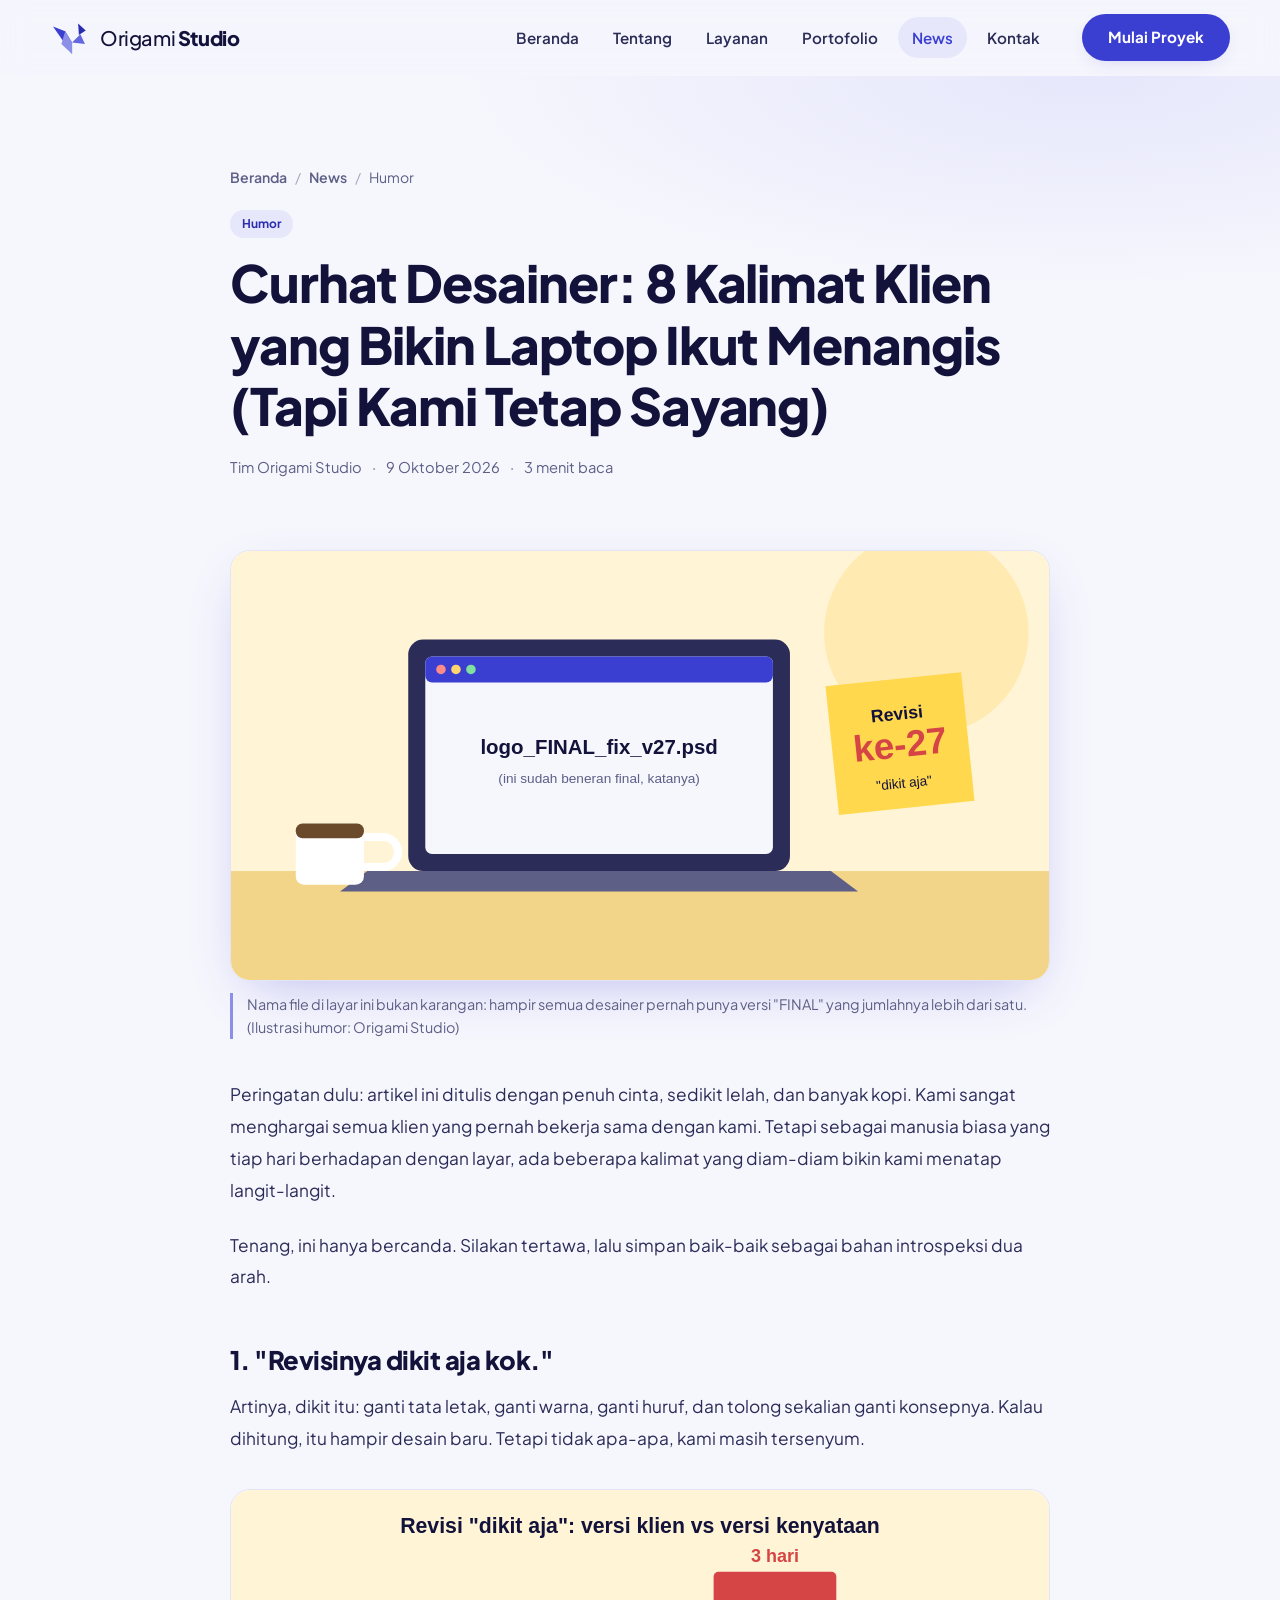
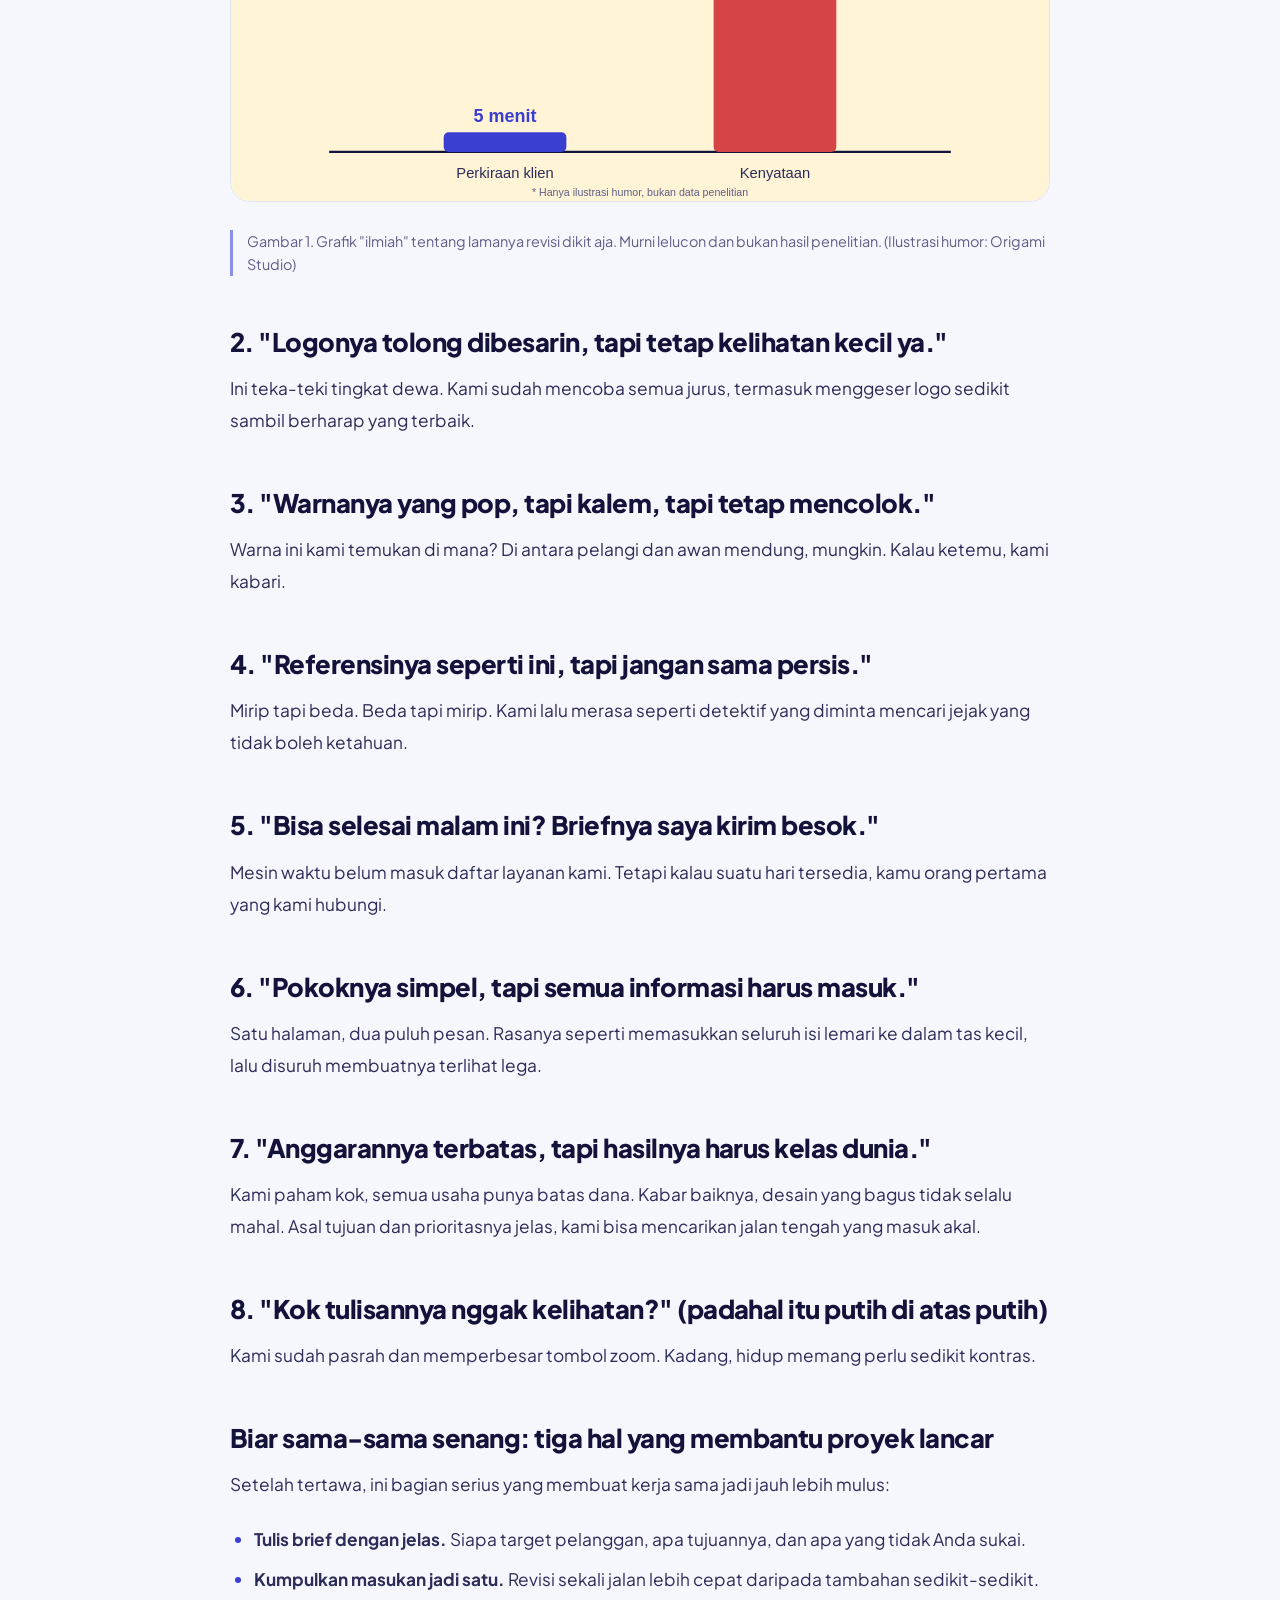
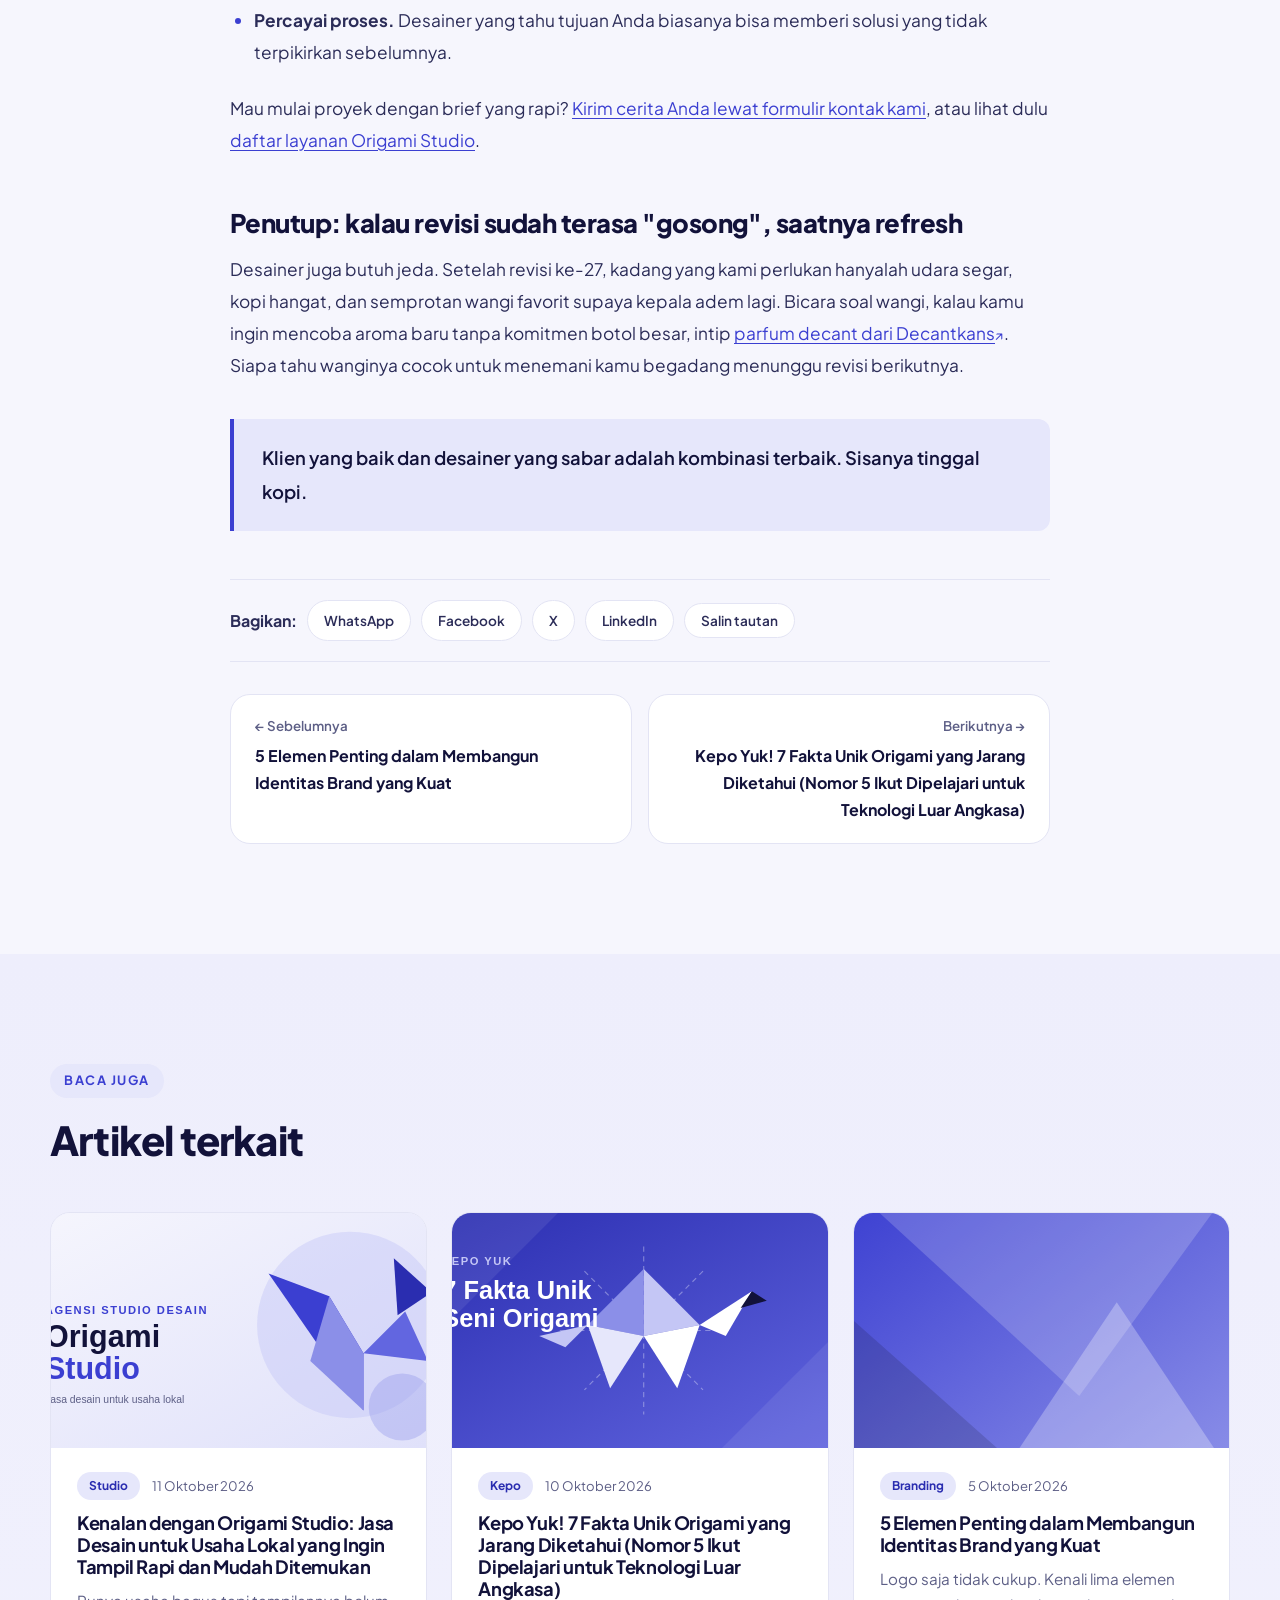
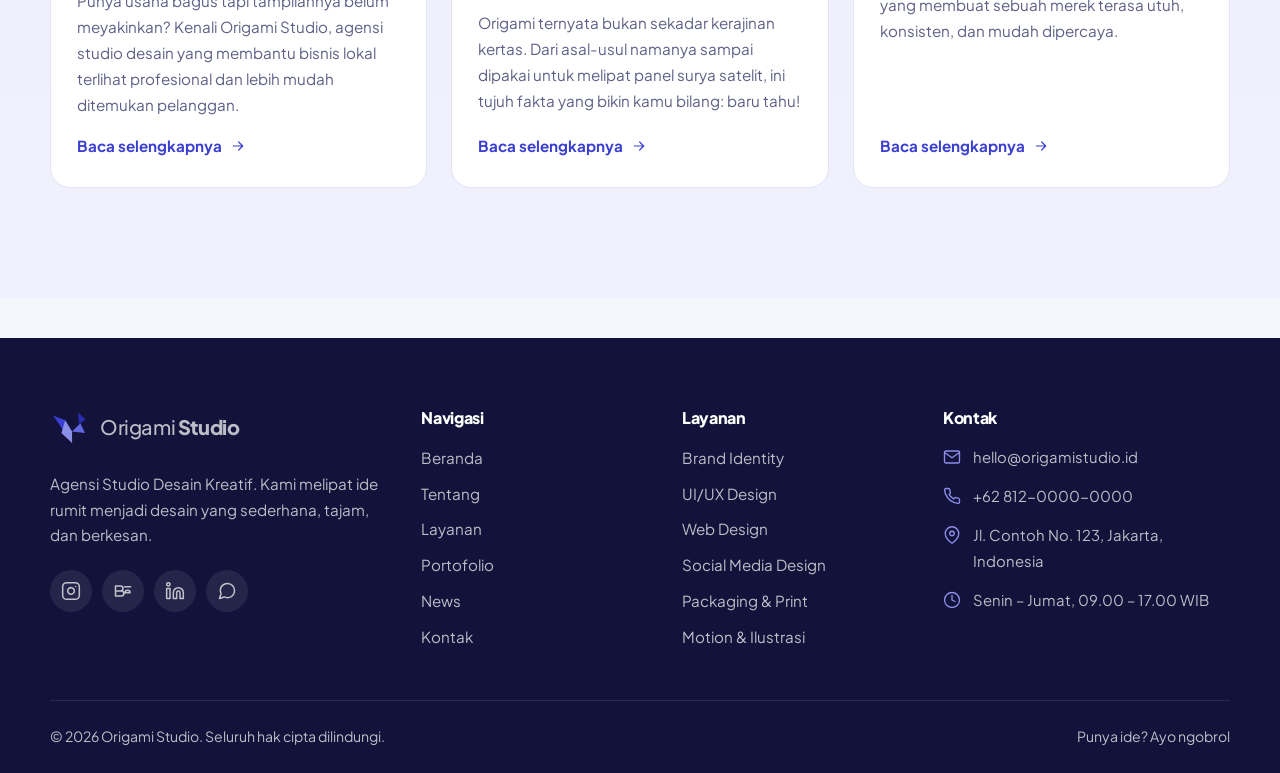
<file: news/curhat-desainer-8-kalimat-klien-bikin-laptop-menangis.html>
<!DOCTYPE html>
<html lang="id">
<head>
    <meta charset="utf-8">
    <meta name="viewport" content="width=device-width, initial-scale=1">
    <title>Curhat Desainer: 8 Kalimat Klien yang Bikin Laptop Ikut Menangis (Tapi Kami Tetap Sayang) — Origami Studio</title>
    <meta name="description" content="Revisi &quot;dikit aja&quot;, warna yang pop tapi kalem, sampai logo yang dibesarin tapi tetap kecil. Selamat datang di curhatan desainer yang dibalut tawa.">
        <meta name="theme-color" content="#3b3fd1">
    <link rel="canonical" href="https://origamistudio.id/news/curhat-desainer-8-kalimat-klien-bikin-laptop-menangis.html">
    <link rel="icon" type="image/svg+xml" href="../assets/img/favicon.svg">

    <meta property="og:site_name" content="Origami Studio">
    <meta property="og:type" content="article">
    <meta property="og:title" content="Curhat Desainer: 8 Kalimat Klien yang Bikin Laptop Ikut Menangis (Tapi Kami Tetap Sayang) — Origami Studio">
    <meta property="og:description" content="Revisi &quot;dikit aja&quot;, warna yang pop tapi kalem, sampai logo yang dibesarin tapi tetap kecil. Selamat datang di curhatan desainer yang dibalut tawa.">
    <meta property="og:url" content="https://origamistudio.id/news/curhat-desainer-8-kalimat-klien-bikin-laptop-menangis.html">
    <meta property="og:locale" content="id_ID">
    <meta property="og:image" content="https://origamistudio.id/assets/img/news/cover-curhat-desainer.svg">    <meta name="twitter:card" content="summary_large_image">

    <link rel="preconnect" href="https://fonts.googleapis.com">
    <link rel="preconnect" href="https://fonts.gstatic.com" crossorigin>
    <link href="https://fonts.googleapis.com/css2?family=Plus+Jakarta+Sans:wght@400;500;600;700;800&display=swap" rel="stylesheet">
    <link rel="stylesheet" href="../assets/css/style.css">
    <script>document.documentElement.className = 'js';</script>
    <script type="application/ld+json">{"@context":"https://schema.org","@type":"BlogPosting","headline":"Curhat Desainer: 8 Kalimat Klien yang Bikin Laptop Ikut Menangis (Tapi Kami Tetap Sayang)","description":"Revisi \"dikit aja\", warna yang pop tapi kalem, sampai logo yang dibesarin tapi tetap kecil. Selamat datang di curhatan desainer yang dibalut tawa.","datePublished":"2026-10-09","author":{"@type":"Organization","name":"Tim Origami Studio"},"publisher":{"@type":"Organization","name":"Origami Studio"},"mainEntityOfPage":"https://origamistudio.id/news/curhat-desainer-8-kalimat-klien-bikin-laptop-menangis.html"}</script></head>
<body>
<a class="skip-link" href="#main">Lewati ke konten</a>

<header class="site-header" id="siteHeader">
    <div class="container header-inner">
        <a class="brand" href="../index.html" aria-label="Origami Studio — Beranda">
            <svg class="logo-mark" width="38" height="38" viewBox="0 0 100 100" role="img" aria-label="Logo Origami Studio"><polygon points="8,20 40,32 58,62 58,92" fill="#3b3fd1"/><polygon points="40,32 58,62 58,92 30,66" fill="#8b8fe8"/><polygon points="58,62 80,40 92,66" fill="#6266e0"/><polygon points="74,12 94,30 76,42" fill="#2a2db0"/></svg>            <span class="brand-text">Origami <strong>Studio</strong></span>
        </a>

        <nav class="main-nav" id="mainNav" aria-label="Navigasi utama">
            <ul>
                                    <li>
                        <a href="../index.html" class="">Beranda</a>
                    </li>
                                    <li>
                        <a href="../about.html" class="">Tentang</a>
                    </li>
                                    <li>
                        <a href="../services.html" class="">Layanan</a>
                    </li>
                                    <li>
                        <a href="../portfolio.html" class="">Portofolio</a>
                    </li>
                                    <li>
                        <a href="../news.html" class="active" aria-current="page">News</a>
                    </li>
                                    <li>
                        <a href="../contact.html" class="">Kontak</a>
                    </li>
                            </ul>
            <a class="btn btn-primary nav-cta" href="../contact.html">Mulai Proyek</a>
        </nav>

        <button class="nav-toggle" id="navToggle" aria-label="Buka menu" aria-expanded="false" aria-controls="mainNav">
            <span></span><span></span><span></span>
        </button>
    </div>
</header>

<main id="main">

    <section class="page-hero article-hero">
        <div class="container narrow">
            <nav class="breadcrumb" aria-label="Breadcrumb">
                <a href="../index.html">Beranda</a> <span>/</span>
                <a href="../news.html">News</a> <span>/</span>
                Humor            </nav>
            <span class="tag">Humor</span>
            <h1>Curhat Desainer: 8 Kalimat Klien yang Bikin Laptop Ikut Menangis (Tapi Kami Tetap Sayang)</h1>
            <div class="article-meta">
                <span>Tim Origami Studio</span>
                <span>·</span>
                <time datetime="2026-10-09">9 Oktober 2026</time>
                <span>·</span>
                <span>3 menit baca</span>
            </div>
        </div>
    </section>

    <section class="section article-section">
        <div class="container narrow">
                            <figure class="figure article-figure">
                    <img class="article-cover" src="../assets/img/news/cover-curhat-desainer.svg" alt="Ilustrasi laptop desainer menampilkan nama file logo_FINAL_fix_v27.psd dengan sticky note revisi ke-27 dan secangkir kopi" width="1200" height="630">
                                            <figcaption>Nama file di layar ini bukan karangan: hampir semua desainer pernah punya versi &quot;FINAL&quot; yang jumlahnya lebih dari satu. (Ilustrasi humor: Origami Studio)</figcaption>
                                    </figure>
            
            <article class="prose">
                <p>Peringatan dulu: artikel ini ditulis dengan penuh cinta, sedikit lelah, dan banyak kopi. Kami sangat menghargai semua klien yang pernah bekerja sama dengan kami. Tetapi sebagai manusia biasa yang tiap hari berhadapan dengan layar, ada beberapa kalimat yang diam-diam bikin kami menatap langit-langit.</p>

<p>Tenang, ini hanya bercanda. Silakan tertawa, lalu simpan baik-baik sebagai bahan introspeksi dua arah.</p>

<h2>1. &quot;Revisinya dikit aja kok.&quot;</h2>
<p>Artinya, dikit itu: ganti tata letak, ganti warna, ganti huruf, dan tolong sekalian ganti konsepnya. Kalau dihitung, itu hampir desain baru. Tetapi tidak apa-apa, kami masih tersenyum.</p>

<figure class="figure">
  <img src="../assets/img/news/grafik-dikit-aja.svg" alt="Grafik batang humor: perkiraan klien lima menit melawan kenyataan tiga hari untuk revisi dikit aja" width="1000" height="380" loading="lazy">
  <figcaption>Gambar 1. Grafik &quot;ilmiah&quot; tentang lamanya revisi dikit aja. Murni lelucon dan bukan hasil penelitian. (Ilustrasi humor: Origami Studio)</figcaption>
</figure>

<h2>2. &quot;Logonya tolong dibesarin, tapi tetap kelihatan kecil ya.&quot;</h2>
<p>Ini teka-teki tingkat dewa. Kami sudah mencoba semua jurus, termasuk menggeser logo sedikit sambil berharap yang terbaik.</p>

<h2>3. &quot;Warnanya yang pop, tapi kalem, tapi tetap mencolok.&quot;</h2>
<p>Warna ini kami temukan di mana? Di antara pelangi dan awan mendung, mungkin. Kalau ketemu, kami kabari.</p>

<h2>4. &quot;Referensinya seperti ini, tapi jangan sama persis.&quot;</h2>
<p>Mirip tapi beda. Beda tapi mirip. Kami lalu merasa seperti detektif yang diminta mencari jejak yang tidak boleh ketahuan.</p>

<h2>5. &quot;Bisa selesai malam ini? Briefnya saya kirim besok.&quot;</h2>
<p>Mesin waktu belum masuk daftar layanan kami. Tetapi kalau suatu hari tersedia, kamu orang pertama yang kami hubungi.</p>

<h2>6. &quot;Pokoknya simpel, tapi semua informasi harus masuk.&quot;</h2>
<p>Satu halaman, dua puluh pesan. Rasanya seperti memasukkan seluruh isi lemari ke dalam tas kecil, lalu disuruh membuatnya terlihat lega.</p>

<h2>7. &quot;Anggarannya terbatas, tapi hasilnya harus kelas dunia.&quot;</h2>
<p>Kami paham kok, semua usaha punya batas dana. Kabar baiknya, desain yang bagus tidak selalu mahal. Asal tujuan dan prioritasnya jelas, kami bisa mencarikan jalan tengah yang masuk akal.</p>

<h2>8. &quot;Kok tulisannya nggak kelihatan?&quot; (padahal itu putih di atas putih)</h2>
<p>Kami sudah pasrah dan memperbesar tombol zoom. Kadang, hidup memang perlu sedikit kontras.</p>

<h2>Biar sama-sama senang: tiga hal yang membantu proyek lancar</h2>
<p>Setelah tertawa, ini bagian serius yang membuat kerja sama jadi jauh lebih mulus:</p>
<ul>
  <li><strong>Tulis brief dengan jelas.</strong> Siapa target pelanggan, apa tujuannya, dan apa yang tidak Anda sukai.</li>
  <li><strong>Kumpulkan masukan jadi satu.</strong> Revisi sekali jalan lebih cepat daripada tambahan sedikit-sedikit.</li>
  <li><strong>Percayai proses.</strong> Desainer yang tahu tujuan Anda biasanya bisa memberi solusi yang tidak terpikirkan sebelumnya.</li>
</ul>
<p>Mau mulai proyek dengan brief yang rapi? <a href="../contact.html">Kirim cerita Anda lewat formulir kontak kami</a>, atau lihat dulu <a href="../services.html">daftar layanan Origami Studio</a>.</p>

<h2>Penutup: kalau revisi sudah terasa &quot;gosong&quot;, saatnya refresh</h2>
<p>Desainer juga butuh jeda. Setelah revisi ke-27, kadang yang kami perlukan hanyalah udara segar, kopi hangat, dan semprotan wangi favorit supaya kepala adem lagi. Bicara soal wangi, kalau kamu ingin mencoba aroma baru tanpa komitmen botol besar, intip <a href="http://parfumdecant.onlinewebshop.net/" target="_blank" rel="noopener">parfum decant dari Decantkans</a>. Siapa tahu wanginya cocok untuk menemani kamu begadang menunggu revisi berikutnya.</p>

<blockquote>Klien yang baik dan desainer yang sabar adalah kombinasi terbaik. Sisanya tinggal kopi.</blockquote>            </article>

            <div class="share">
                <strong>Bagikan:</strong>
                <a href="https://wa.me/?text=Curhat%20Desainer%3A%208%20Kalimat%20Klien%20yang%20Bikin%20Laptop%20Ikut%20Menangis%20%28Tapi%20Kami%20Tetap%20Sayang%29%20https%3A%2F%2Forigamistudio.id%2Fnews%2Fcurhat-desainer-8-kalimat-klien-bikin-laptop-menangis.html" target="_blank" rel="noopener noreferrer">WhatsApp</a>
                <a href="https://www.facebook.com/sharer/sharer.php?u=https%3A%2F%2Forigamistudio.id%2Fnews%2Fcurhat-desainer-8-kalimat-klien-bikin-laptop-menangis.html" target="_blank" rel="noopener noreferrer">Facebook</a>
                <a href="https://twitter.com/intent/tweet?text=Curhat%20Desainer%3A%208%20Kalimat%20Klien%20yang%20Bikin%20Laptop%20Ikut%20Menangis%20%28Tapi%20Kami%20Tetap%20Sayang%29&url=https%3A%2F%2Forigamistudio.id%2Fnews%2Fcurhat-desainer-8-kalimat-klien-bikin-laptop-menangis.html" target="_blank" rel="noopener noreferrer">X</a>
                <a href="https://www.linkedin.com/sharing/share-offsite/?url=https%3A%2F%2Forigamistudio.id%2Fnews%2Fcurhat-desainer-8-kalimat-klien-bikin-laptop-menangis.html" target="_blank" rel="noopener noreferrer">LinkedIn</a>
                <button type="button" id="copyLink" data-url="https://origamistudio.id/news/curhat-desainer-8-kalimat-klien-bikin-laptop-menangis.html">Salin tautan</button>
            </div>

            <nav class="post-nav" aria-label="Artikel lainnya">
                                    <a class="prev" href="../news/elemen-identitas-brand-yang-kuat.html"><small>← Sebelumnya</small><span>5 Elemen Penting dalam Membangun Identitas Brand yang Kuat</span></a>
                                                    <a class="next" href="../news/kepo-yuk-7-fakta-unik-seni-origami.html"><small>Berikutnya →</small><span>Kepo Yuk! 7 Fakta Unik Origami yang Jarang Diketahui (Nomor 5 Ikut Dipelajari untuk Teknologi Luar Angkasa)</span></a>
                            </nav>
        </div>
    </section>

        <section class="section section-tint">
        <div class="container">
            <div class="section-head reveal">
                <span class="eyebrow">Baca Juga</span>
                <h2>Artikel terkait</h2>
            </div>
            <div class="grid grid-3">
                <article class="card post-card reveal" data-cat="studio" data-search="kenalan dengan origami studio: jasa desain untuk usaha lokal yang ingin tampil rapi dan mudah ditemukan punya usaha bagus tapi tampilannya belum meyakinkan? kenali origami studio, agensi studio desain yang membantu bisnis lokal terlihat profesional dan lebih mudah ditemukan pelanggan. bayangkan ini: produk anda enak, layanan anda ramah, harga anda masuk akal. tetapi calon pelanggan melihat logo yang buram, feed media sosial yang warnanya berganti-ganti, dan website yang membuat mereka menutup halaman dalam hitungan detik. sayang sekali, bukan?

di situlah origami studio hadir. kami adalah agensi studio desain yang membantu usaha, terutama usaha lokal dan umkm, tampil rapi, meyakinkan, dan mudah ditemukan, baik di dunia nyata maupun di mesin pencari.

apa itu origami studio?
origami studio adalah studio desain kreatif yang menggabungkan strategi merek, desain visual, dan pengembangan website dalam satu tempat. kami tidak sekadar membuat tampilan yang enak dilihat. setiap garis, warna, dan huruf dipilih karena punya alasan, persis seperti lipatan pada selembar kertas origami: salah satu lipatan saja bisa mengubah bentuk akhirnya.

layanan yang bisa anda andalkan
berikut hal-hal yang bisa kami kerjakan untuk bisnis anda. detail lengkapnya ada di halaman layanan kami.

  brand identity: logo, palet warna, tipografi, dan panduan merek.
  ui/ux design: tampilan aplikasi dan website yang mudah dipakai.
  web design: company profile, landing page, dan toko online yang ringan di semua perangkat.
  social media design: template dan konten visual yang konsisten.
  packaging dan print: kemasan, brosur, katalog, dan materi cetak.
  motion dan ilustrasi: animasi singkat dan ilustrasi khas merek anda.


bagaimana cara kami bekerja?
kami percaya hasil yang bagus lahir dari proses yang jelas. anda selalu tahu kami sedang berada di tahap mana, dan anda dilibatkan sejak awal.


  
  gambar 1. empat tahap kerja origami studio, dari memahami bisnis anda sampai hasil siap dipakai.


desain bagus saja belum cukup, usaha lokal juga perlu mudah ditemukan
banyak pelanggan sekarang memulai pencarian dengan mengetik kebutuhan mereka di google, misalnya &amp;quot;jasa desain logo di kota saya&amp;quot;. karena itu, tampilan menarik perlu didukung dasar-dasar local seo yang sehat. beberapa langkah sederhana yang bisa langsung anda terapkan:

  samakan data usaha di mana pun. nama, alamat, dan nomor telepon sebaiknya konsisten di website, media sosial, dan profil bisnis anda.
  lengkapi profil bisnis di google. jam buka, foto, dan kategori usaha yang tepat membantu calon pelanggan percaya.
  pastikan website cepat dan nyaman di ponsel. pengunjung yang kesulitan membaca biasanya langsung pergi.
  rutin menulis konten yang berguna. artikel yang menjawab pertanyaan pelanggan membuat website anda lebih relevan.
  bangun tautan dari situs yang sejalan. saling merekomendasikan dengan sesama pelaku usaha adalah cara yang wajar dan sehat untuk dikenal lebih luas.


contoh semangat usaha lokal: decantkans
salah satu contoh yang sedang kami perhatikan adalah decantkans, website usaha parfum decant yang dikembangkan oleh kelompok kami. untuk usaha seperti ini, hal-hal di atas terasa nyata: tampilan toko online yang rapi, informasi produk yang jelas, dan kemudahan untuk ditemukan oleh orang yang sedang mencari wangi baru tanpa harus langsung membeli botol besar.
kalau anda penasaran seperti apa toko online usaha kecil bisa tampil, silakan mampir ke website parfum decant decantkans dan lihat sendiri.

usaha lokal tidak harus besar untuk terlihat profesional. cukup rapi, konsisten, dan mudah dihubungi.

siap melipat ide bisnis anda?
jika anda sedang merintis usaha, ingin menyegarkan merek yang sudah ada, atau butuh website yang benar-benar bekerja untuk bisnis, ceritakan kebutuhan anda. lihat dulu portofolio kami, lalu hubungi origami studio untuk konsultasi awal tanpa biaya. kami balas dalam 1x24 jam kerja.">
    <a class="post-thumb" href="../news/kenalan-dengan-origami-studio-jasa-desain-usaha-lokal.html" tabindex="-1" aria-hidden="true">
                    <img src="../assets/img/news/cover-kenalan-origami-studio.svg" alt="" loading="lazy">
            </a>
    <div class="post-body">
        <div class="post-meta">
            <span class="tag">Studio</span>
            <time datetime="2026-10-11">11 Oktober 2026</time>
        </div>
        <h3><a href="../news/kenalan-dengan-origami-studio-jasa-desain-usaha-lokal.html">Kenalan dengan Origami Studio: Jasa Desain untuk Usaha Lokal yang Ingin Tampil Rapi dan Mudah Ditemukan</a></h3>
        <p>Punya usaha bagus tapi tampilannya belum meyakinkan? Kenali Origami Studio, agensi studio desain yang membantu bisnis lokal terlihat profesional dan lebih mudah ditemukan pelanggan.</p>
        <a class="link-arrow" href="../news/kenalan-dengan-origami-studio-jasa-desain-usaha-lokal.html">Baca selengkapnya <svg class="icon icon-arrow" width="16" height="16" viewBox="0 0 24 24" fill="none" stroke="currentColor" stroke-width="1.8" stroke-linecap="round" stroke-linejoin="round" aria-hidden="true"><path d="M5 12h14M13 6l6 6-6 6"/></svg></a>
    </div>
</article>
<article class="card post-card reveal" data-cat="kepo" data-search="kepo yuk! 7 fakta unik origami yang jarang diketahui (nomor 5 ikut dipelajari untuk teknologi luar angkasa) origami ternyata bukan sekadar kerajinan kertas. dari asal-usul namanya sampai dipakai untuk melipat panel surya satelit, ini tujuh fakta yang bikin kamu bilang: baru tahu! pernah melipat pesawat kertas waktu sekolah? selamat, kamu sudah pernah mencicipi origami. tetapi di balik selembar kertas yang dilipat itu, ada cerita, matematika, bahkan teknologi canggih yang mungkin belum pernah kamu bayangkan.

siapkan rasa kepomu. ini tujuh fakta yang bakal bikin kamu melihat kertas dengan cara berbeda.

1. namanya memang berarti &amp;quot;lipat kertas&amp;quot;
kata origami berasal dari bahasa jepang: ori yang berarti melipat dan kami yang berarti kertas. jadi kalau kamu mengatakan origami, kamu sedang mengatakan &amp;quot;lipat kertas&amp;quot; dalam satu kata. praktis, kan?

2. kertasnya sendiri berasal dari tiongkok
kertas pertama kali dikenal di tiongkok, lalu teknik pembuatannya menyebar ke berbagai negeri, termasuk jepang. di sanalah tradisi melipat kertas tumbuh dan berkembang menjadi seni yang kita kenal sekarang.

3. seribu bangau kertas dipercaya membawa harapan
di jepang, ada tradisi senbazuru, yaitu merangkai seribu bangau kertas. menurut kepercayaan yang populer, orang yang menyelesaikannya akan dikabulkan satu permohonan, misalnya umur panjang atau kesembuhan. karena itu, rangkaian bangau kertas sering dijadikan hadiah penuh doa.

4. origami punya &amp;quot;bahasa&amp;quot; petunjuknya sendiri
akira yoshizawa, seniman jepang yang dikenal sebagai tokoh penting origami modern, mengembangkan sistem simbol garis dan panah agar orang bisa mengikuti cara melipat lewat gambar. sistem ini kemudian disempurnakan oleh samuel randlett, dan sampai sekarang masih dipakai di banyak buku petunjuk origami di seluruh dunia.

5. lipatan kertas ikut dipelajari untuk panel surya satelit
ini bagian favorit tim kami. seorang ilmuwan jepang, koryo miura, merancang pola lipatan yang disebut miura-ori. pola ini membuat lembaran bisa dibuka dan ditutup dalam satu gerakan. gagasan semacam itu dipelajari untuk melipat panel surya agar muat di ruang sempit saat peluncuran, lalu terbentang ketika sudah berada di orbit.


  
  gambar 1. ilustrasi sederhana pola lipat miura. lembar yang sama bisa terbuka lebar atau terlipat rapat dengan rapi. (ilustrasi: origami studio, bukan gambar teknis)


6. melipat kertas dua kali lipat berulang-ulang itu ternyata sulit sekali
banyak orang mencoba melipat selembar kertas biasa menjadi dua, lagi dan lagi. hasilnya, kebanyakan menyerah sekitar tujuh atau delapan lipatan karena kertasnya menjadi terlalu tebal. namun pada tahun 2002, pelajar asal amerika serikat bernama britney gallivan berhasil melipat kertas sebanyak 12 kali dengan menggunakan gulungan kertas yang sangat panjang. sabar plus hitung-hitungan yang matang memang kombinasi ampuh.

7. aturan klasiknya: satu lembar, tanpa potong, tanpa lem
dalam origami tradisional, sebuah bentuk dibuat dari selembar kertas, biasanya persegi, tanpa dipotong dan tanpa direkatkan. justru keterbatasan inilah yang membuat hasilnya terasa istimewa. menurut kami, ini mirip prinsip desain yang baik: dengan batasan yang jelas, kreativitas malah terdorong keluar.

apa hubungannya dengan desain?
banyak. origami mengajarkan bahwa hasil besar sering lahir dari langkah kecil yang dilakukan dengan teliti. itulah alasan kami memakai nama origami studio. kalau kamu penasaran bagaimana prinsip ini kami terapkan pada logo, website, dan kemasan, intip portofolio kami atau lihat layanan yang kami tawarkan.

kepo itu sehat. tanya, cari tahu, lalu coba sendiri.

kepo soal wangi? coba dulu sebelum beli botol besar
rasa penasaran tidak berhenti di kertas. banyak dari kita juga kepo soal aroma parfum: cocok atau tidak, awet atau tidak, sebelum membeli satu botol penuh. untungnya, sekarang ada pilihan parfum decant, yaitu parfum dalam botol kecil yang cocok untuk mencoba. kalau kamu sedang mencari parfum decant untuk dicicipi, kunjungi website decantkans dan lihat pilihan yang tersedia.

sudah tahu fakta mana yang paling bikin kaget? kalau ada ide proyek yang ingin dilipat jadi kenyataan, ngobrol saja dengan kami.">
    <a class="post-thumb" href="../news/kepo-yuk-7-fakta-unik-seni-origami.html" tabindex="-1" aria-hidden="true">
                    <img src="../assets/img/news/cover-kepo-origami.svg" alt="" loading="lazy">
            </a>
    <div class="post-body">
        <div class="post-meta">
            <span class="tag">Kepo</span>
            <time datetime="2026-10-10">10 Oktober 2026</time>
        </div>
        <h3><a href="../news/kepo-yuk-7-fakta-unik-seni-origami.html">Kepo Yuk! 7 Fakta Unik Origami yang Jarang Diketahui (Nomor 5 Ikut Dipelajari untuk Teknologi Luar Angkasa)</a></h3>
        <p>Origami ternyata bukan sekadar kerajinan kertas. Dari asal-usul namanya sampai dipakai untuk melipat panel surya satelit, ini tujuh fakta yang bikin kamu bilang: baru tahu!</p>
        <a class="link-arrow" href="../news/kepo-yuk-7-fakta-unik-seni-origami.html">Baca selengkapnya <svg class="icon icon-arrow" width="16" height="16" viewBox="0 0 24 24" fill="none" stroke="currentColor" stroke-width="1.8" stroke-linecap="round" stroke-linejoin="round" aria-hidden="true"><path d="M5 12h14M13 6l6 6-6 6"/></svg></a>
    </div>
</article>
<article class="card post-card reveal" data-cat="branding" data-search="5 elemen penting dalam membangun identitas brand yang kuat logo saja tidak cukup. kenali lima elemen yang membuat sebuah merek terasa utuh, konsisten, dan mudah dipercaya. banyak pemilik usaha mengira identitas brand sama dengan logo. padahal, logo hanyalah satu bagian dari sistem yang lebih besar. identitas brand yang kuat terbentuk dari kombinasi elemen yang bekerja bersama, sehingga pelanggan mengenali anda di mana pun mereka bertemu dengan bisnis anda.

1. positioning yang jelas
sebelum membuka aplikasi desain, tentukan dulu siapa target pelanggan anda, masalah apa yang anda selesaikan, dan apa yang membedakan anda dari kompetitor. positioning yang tajam akan memandu semua keputusan visual setelahnya.

2. logo yang sederhana dan fleksibel
logo yang baik mudah dikenali pada ukuran kecil seperti ikon profil, dan tetap terbaca ketika dicetak besar di papan nama. siapkan juga variasinya: versi horizontal, vertikal, ikon saja, serta versi satu warna.

3. palet warna yang konsisten
pilih satu warna utama, satu atau dua warna pendukung, dan warna netral. konsistensi warna membantu otak pelanggan mengasosiasikan warna tertentu dengan merek anda.

4. tipografi yang selaras
cukup dua jenis huruf: satu untuk judul dan satu untuk teks isi. pastikan keduanya nyaman dibaca di layar maupun cetak.

5. gaya visual dan suara merek
gaya foto, ilustrasi, ikon, hingga cara anda menulis caption ikut membentuk kepribadian merek. dokumentasikan semuanya dalam brand guideline agar tim dan mitra kreatif bekerja dengan acuan yang sama.

merek yang konsisten terasa profesional, dan profesionalisme membangun kepercayaan.

ingin membangun identitas brand dari nol atau menyegarkan yang sudah ada? tim kami siap membantu dari riset sampai panduan merek lengkap.">
    <a class="post-thumb" href="../news/elemen-identitas-brand-yang-kuat.html" tabindex="-1" aria-hidden="true">
                    <svg class="thumb-svg" viewBox="0 0 200 150" preserveAspectRatio="xMidYMid slice" aria-hidden="true"><defs><linearGradient id="g9b031edb" x1="0" y1="0" x2="1" y2="1"><stop offset="0" stop-color="#3b3fd1"/><stop offset="1" stop-color="#8b8fe8"/></linearGradient></defs><rect width="200" height="150" fill="url(#g9b031edb)"/><polygon points="0,0 200,0 120,110" fill="rgba(255,255,255,.18)"/><polygon points="200,150 80,150 140,60" fill="rgba(255,255,255,.28)"/><polygon points="0,150 90,150 0,70" fill="rgba(0,0,0,.14)"/></svg>            </a>
    <div class="post-body">
        <div class="post-meta">
            <span class="tag">Branding</span>
            <time datetime="2026-10-05">5 Oktober 2026</time>
        </div>
        <h3><a href="../news/elemen-identitas-brand-yang-kuat.html">5 Elemen Penting dalam Membangun Identitas Brand yang Kuat</a></h3>
        <p>Logo saja tidak cukup. Kenali lima elemen yang membuat sebuah merek terasa utuh, konsisten, dan mudah dipercaya.</p>
        <a class="link-arrow" href="../news/elemen-identitas-brand-yang-kuat.html">Baca selengkapnya <svg class="icon icon-arrow" width="16" height="16" viewBox="0 0 24 24" fill="none" stroke="currentColor" stroke-width="1.8" stroke-linecap="round" stroke-linejoin="round" aria-hidden="true"><path d="M5 12h14M13 6l6 6-6 6"/></svg></a>
    </div>
</article>
            </div>
        </div>
    </section>
    
    </main>

<footer class="site-footer">
    <div class="container footer-grid">
        <div class="footer-brand">
            <a class="brand brand-light" href="../index.html">
                <svg class="logo-mark" width="38" height="38" viewBox="0 0 100 100" role="img" aria-label="Logo Origami Studio"><polygon points="8,20 40,32 58,62 58,92" fill="#3b3fd1"/><polygon points="40,32 58,62 58,92 30,66" fill="#8b8fe8"/><polygon points="58,62 80,40 92,66" fill="#6266e0"/><polygon points="74,12 94,30 76,42" fill="#2a2db0"/></svg>                <span class="brand-text">Origami <strong>Studio</strong></span>
            </a>
            <p>Agensi Studio Desain Kreatif. Kami melipat ide rumit menjadi desain yang sederhana, tajam, dan berkesan.</p>
            <ul class="social">
                                                            <li><a href="https://instagram.com/origamistudio" target="_blank" rel="noopener noreferrer" aria-label="Instagram"><svg class="icon icon-instagram" width="20" height="20" viewBox="0 0 24 24" fill="none" stroke="currentColor" stroke-width="1.8" stroke-linecap="round" stroke-linejoin="round" aria-hidden="true"><rect x="2" y="2" width="20" height="20" rx="5"/><path d="M16 11.37A4 4 0 1 1 12.63 8 4 4 0 0 1 16 11.37z"/><path d="M17.5 6.5h.01"/></svg></a></li>
                                                                                <li><a href="https://behance.net/origamistudio" target="_blank" rel="noopener noreferrer" aria-label="Behance"><svg class="icon icon-behance" width="20" height="20" viewBox="0 0 24 24" fill="none" stroke="currentColor" stroke-width="1.8" stroke-linecap="round" stroke-linejoin="round" aria-hidden="true"><path d="M3 6h6a3 3 0 0 1 0 6H3zM3 12h7a3 3 0 0 1 0 6H3zM14 7h7M14.5 14a3 3 0 0 1 6 0h-6z"/></svg></a></li>
                                                                                <li><a href="https://linkedin.com/company/origamistudio" target="_blank" rel="noopener noreferrer" aria-label="LinkedIn"><svg class="icon icon-linkedin" width="20" height="20" viewBox="0 0 24 24" fill="none" stroke="currentColor" stroke-width="1.8" stroke-linecap="round" stroke-linejoin="round" aria-hidden="true"><path d="M16 8a6 6 0 0 1 6 6v7h-4v-7a2 2 0 0 0-2-2 2 2 0 0 0-2 2v7h-4v-7a6 6 0 0 1 6-6z"/><rect x="2" y="9" width="4" height="12"/><circle cx="4" cy="4" r="2"/></svg></a></li>
                                                                                        <li><a href="https://wa.me/6281200000000?text=Halo%20Origami%20Studio%2C%20saya%20ingin%20berdiskusi%20tentang%20proyek%20desain." target="_blank" rel="noopener noreferrer" aria-label="WhatsApp"><svg class="icon icon-whatsapp" width="20" height="20" viewBox="0 0 24 24" fill="none" stroke="currentColor" stroke-width="1.8" stroke-linecap="round" stroke-linejoin="round" aria-hidden="true"><path d="M21 11.5a8.38 8.38 0 0 1-.9 3.8 8.5 8.5 0 0 1-7.6 4.7 8.38 8.38 0 0 1-3.8-.9L3 21l1.9-5.7a8.38 8.38 0 0 1-.9-3.8 8.5 8.5 0 0 1 4.7-7.6 8.38 8.38 0 0 1 3.8-.9h.5a8.48 8.48 0 0 1 8 8v.5z"/></svg></a></li>
            </ul>
        </div>

        <div>
            <h4>Navigasi</h4>
            <ul class="footer-links">
                                    <li><a href="../index.html">Beranda</a></li>
                                    <li><a href="../about.html">Tentang</a></li>
                                    <li><a href="../services.html">Layanan</a></li>
                                    <li><a href="../portfolio.html">Portofolio</a></li>
                                    <li><a href="../news.html">News</a></li>
                                    <li><a href="../contact.html">Kontak</a></li>
                            </ul>
        </div>

        <div>
            <h4>Layanan</h4>
            <ul class="footer-links">
                                    <li><a href="../services.html#branding">Brand Identity</a></li>
                                    <li><a href="../services.html#ui-ux">UI/UX Design</a></li>
                                    <li><a href="../services.html#web-design">Web Design</a></li>
                                    <li><a href="../services.html#social-media">Social Media Design</a></li>
                                    <li><a href="../services.html#packaging">Packaging &amp; Print</a></li>
                                    <li><a href="../services.html#motion">Motion &amp; Ilustrasi</a></li>
                            </ul>
        </div>

        <div>
            <h4>Kontak</h4>
            <ul class="footer-contact">
                <li><svg class="icon icon-mail" width="18" height="18" viewBox="0 0 24 24" fill="none" stroke="currentColor" stroke-width="1.8" stroke-linecap="round" stroke-linejoin="round" aria-hidden="true"><path d="M4 4h16a2 2 0 0 1 2 2v12a2 2 0 0 1-2 2H4a2 2 0 0 1-2-2V6a2 2 0 0 1 2-2z"/><path d="M22 6l-10 7L2 6"/></svg> <a href="mailto:hello@origamistudio.id">hello@origamistudio.id</a></li>
                <li><svg class="icon icon-phone" width="18" height="18" viewBox="0 0 24 24" fill="none" stroke="currentColor" stroke-width="1.8" stroke-linecap="round" stroke-linejoin="round" aria-hidden="true"><path d="M22 16.92v3a2 2 0 0 1-2.18 2 19.79 19.79 0 0 1-8.63-3.07 19.5 19.5 0 0 1-6-6 19.79 19.79 0 0 1-3.07-8.67A2 2 0 0 1 4.11 2h3a2 2 0 0 1 2 1.72c.127.96.361 1.903.7 2.81a2 2 0 0 1-.45 2.11L8.09 9.91a16 16 0 0 0 6 6l1.27-1.27a2 2 0 0 1 2.11-.45c.907.339 1.85.573 2.81.7A2 2 0 0 1 22 16.92z"/></svg> <a href="tel:+6281200000000">+62 812-0000-0000</a></li>
                <li><svg class="icon icon-pin" width="18" height="18" viewBox="0 0 24 24" fill="none" stroke="currentColor" stroke-width="1.8" stroke-linecap="round" stroke-linejoin="round" aria-hidden="true"><path d="M21 10c0 7-9 13-9 13s-9-6-9-13a9 9 0 0 1 18 0z"/><circle cx="12" cy="10" r="3"/></svg> <span>Jl. Contoh No. 123, Jakarta, Indonesia</span></li>
                <li><svg class="icon icon-clock" width="18" height="18" viewBox="0 0 24 24" fill="none" stroke="currentColor" stroke-width="1.8" stroke-linecap="round" stroke-linejoin="round" aria-hidden="true"><circle cx="12" cy="12" r="10"/><path d="M12 6v6l4 2"/></svg> <span>Senin – Jumat, 09.00 – 17.00 WIB</span></li>
            </ul>
        </div>
    </div>
    <div class="container footer-bottom">
        <p>&copy; 2026 Origami Studio. Seluruh hak cipta dilindungi.</p>
        <p><a href="../contact.html">Punya ide? Ayo ngobrol</a></p>
    </div>
</footer>

<script src="../assets/js/main.js" defer></script>
</body>
</html>
</file>
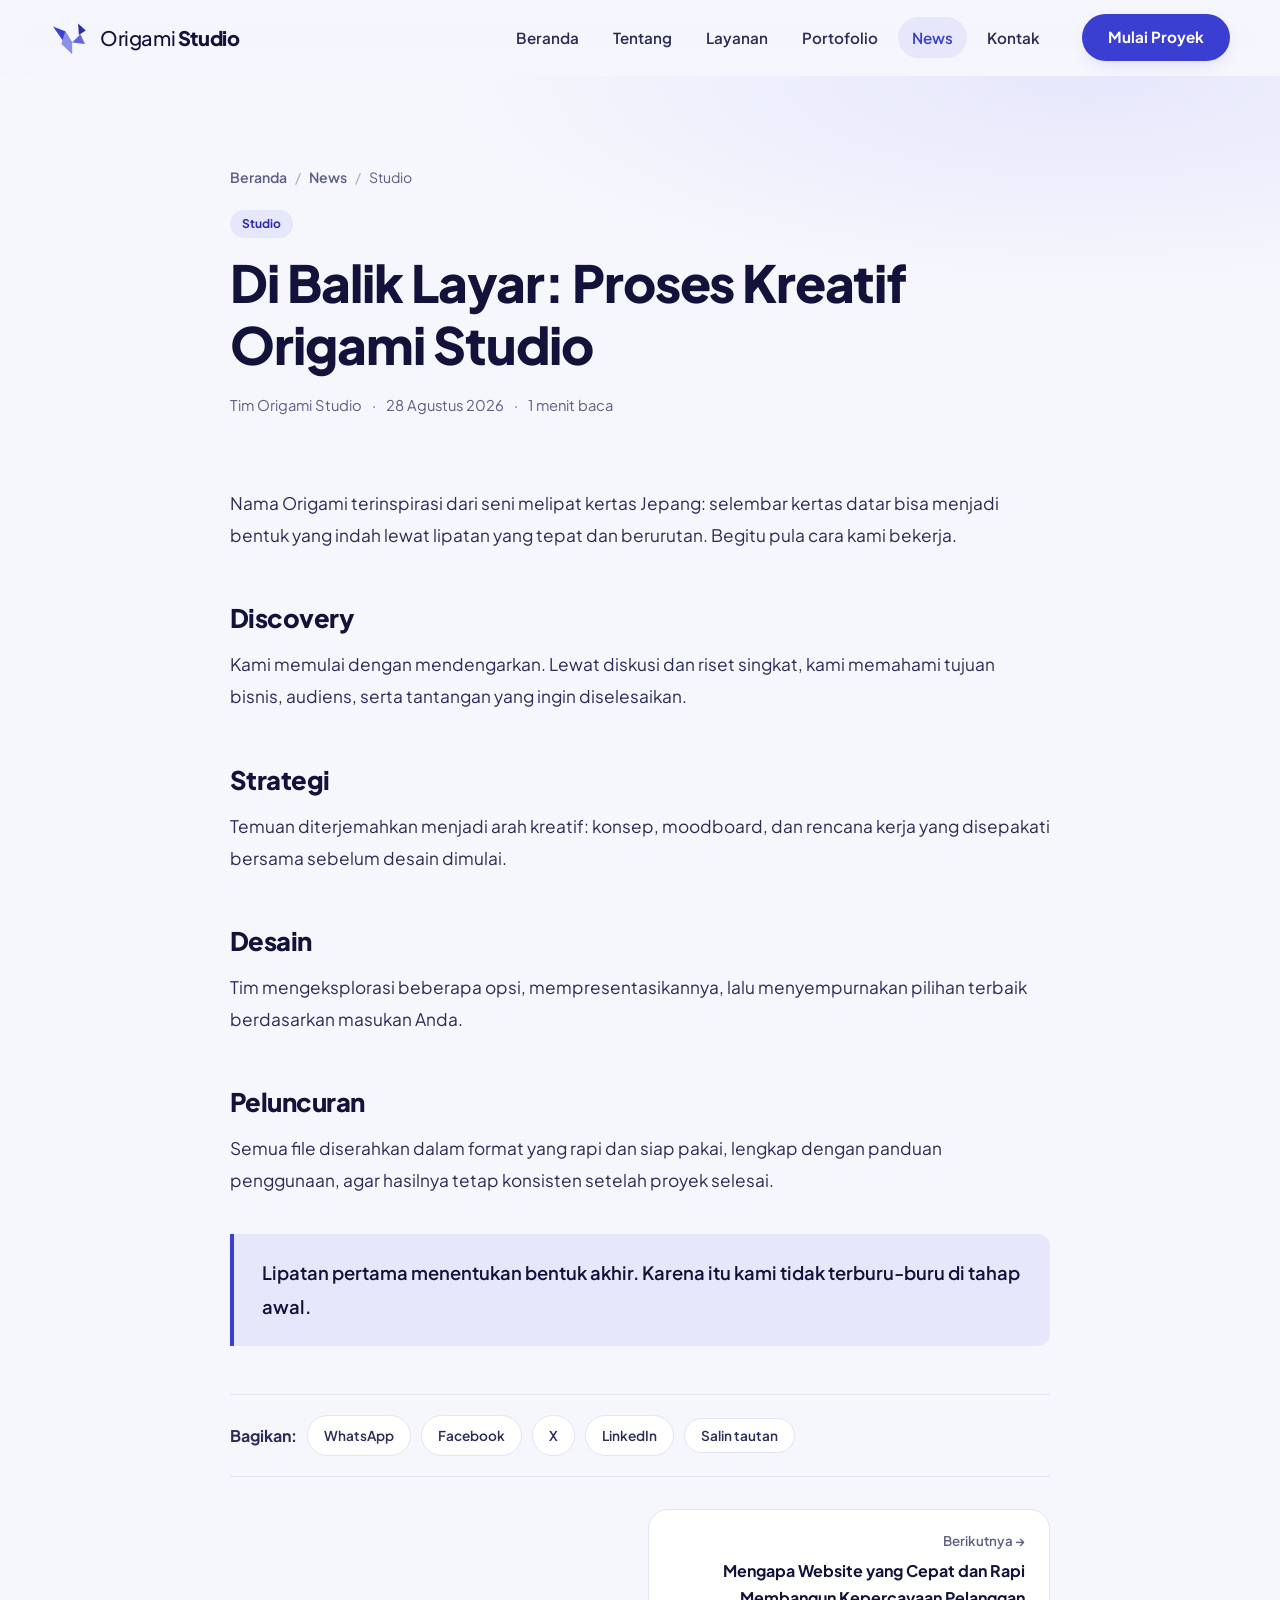
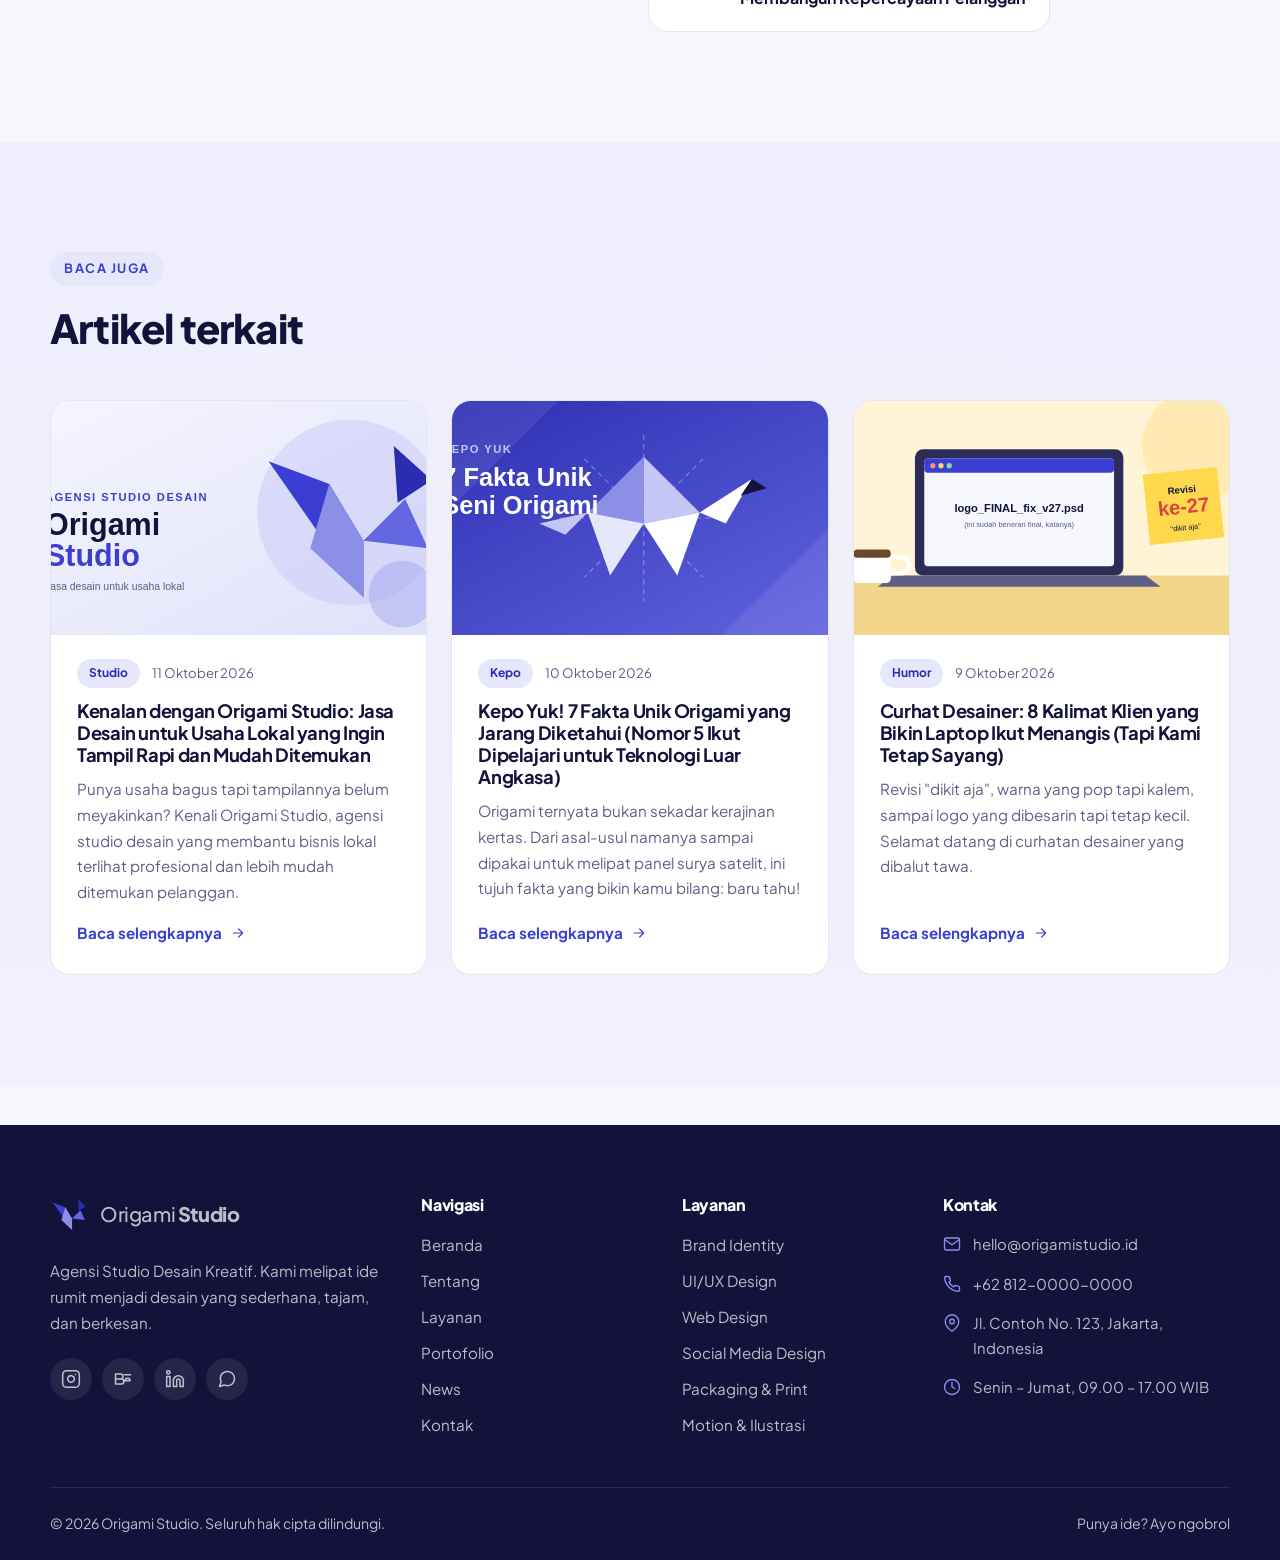
<file: news/di-balik-layar-proses-kreatif-origami-studio.html>
<!DOCTYPE html>
<html lang="id">
<head>
    <meta charset="utf-8">
    <meta name="viewport" content="width=device-width, initial-scale=1">
    <title>Di Balik Layar: Proses Kreatif Origami Studio — Origami Studio</title>
    <meta name="description" content="Seperti melipat kertas, desain yang baik lahir dari tahapan yang teliti. Begini cara kami bekerja dari brief sampai peluncuran.">
        <meta name="theme-color" content="#3b3fd1">
    <link rel="canonical" href="https://origamistudio.id/news/di-balik-layar-proses-kreatif-origami-studio.html">
    <link rel="icon" type="image/svg+xml" href="../assets/img/favicon.svg">

    <meta property="og:site_name" content="Origami Studio">
    <meta property="og:type" content="article">
    <meta property="og:title" content="Di Balik Layar: Proses Kreatif Origami Studio — Origami Studio">
    <meta property="og:description" content="Seperti melipat kertas, desain yang baik lahir dari tahapan yang teliti. Begini cara kami bekerja dari brief sampai peluncuran.">
    <meta property="og:url" content="https://origamistudio.id/news/di-balik-layar-proses-kreatif-origami-studio.html">
    <meta property="og:locale" content="id_ID">
        <meta name="twitter:card" content="summary">

    <link rel="preconnect" href="https://fonts.googleapis.com">
    <link rel="preconnect" href="https://fonts.gstatic.com" crossorigin>
    <link href="https://fonts.googleapis.com/css2?family=Plus+Jakarta+Sans:wght@400;500;600;700;800&display=swap" rel="stylesheet">
    <link rel="stylesheet" href="../assets/css/style.css">
    <script>document.documentElement.className = 'js';</script>
    <script type="application/ld+json">{"@context":"https://schema.org","@type":"BlogPosting","headline":"Di Balik Layar: Proses Kreatif Origami Studio","description":"Seperti melipat kertas, desain yang baik lahir dari tahapan yang teliti. Begini cara kami bekerja dari brief sampai peluncuran.","datePublished":"2026-08-28","author":{"@type":"Organization","name":"Tim Origami Studio"},"publisher":{"@type":"Organization","name":"Origami Studio"},"mainEntityOfPage":"https://origamistudio.id/news/di-balik-layar-proses-kreatif-origami-studio.html"}</script></head>
<body>
<a class="skip-link" href="#main">Lewati ke konten</a>

<header class="site-header" id="siteHeader">
    <div class="container header-inner">
        <a class="brand" href="../index.html" aria-label="Origami Studio — Beranda">
            <svg class="logo-mark" width="38" height="38" viewBox="0 0 100 100" role="img" aria-label="Logo Origami Studio"><polygon points="8,20 40,32 58,62 58,92" fill="#3b3fd1"/><polygon points="40,32 58,62 58,92 30,66" fill="#8b8fe8"/><polygon points="58,62 80,40 92,66" fill="#6266e0"/><polygon points="74,12 94,30 76,42" fill="#2a2db0"/></svg>            <span class="brand-text">Origami <strong>Studio</strong></span>
        </a>

        <nav class="main-nav" id="mainNav" aria-label="Navigasi utama">
            <ul>
                                    <li>
                        <a href="../index.html" class="">Beranda</a>
                    </li>
                                    <li>
                        <a href="../about.html" class="">Tentang</a>
                    </li>
                                    <li>
                        <a href="../services.html" class="">Layanan</a>
                    </li>
                                    <li>
                        <a href="../portfolio.html" class="">Portofolio</a>
                    </li>
                                    <li>
                        <a href="../news.html" class="active" aria-current="page">News</a>
                    </li>
                                    <li>
                        <a href="../contact.html" class="">Kontak</a>
                    </li>
                            </ul>
            <a class="btn btn-primary nav-cta" href="../contact.html">Mulai Proyek</a>
        </nav>

        <button class="nav-toggle" id="navToggle" aria-label="Buka menu" aria-expanded="false" aria-controls="mainNav">
            <span></span><span></span><span></span>
        </button>
    </div>
</header>

<main id="main">

    <section class="page-hero article-hero">
        <div class="container narrow">
            <nav class="breadcrumb" aria-label="Breadcrumb">
                <a href="../index.html">Beranda</a> <span>/</span>
                <a href="../news.html">News</a> <span>/</span>
                Studio            </nav>
            <span class="tag">Studio</span>
            <h1>Di Balik Layar: Proses Kreatif Origami Studio</h1>
            <div class="article-meta">
                <span>Tim Origami Studio</span>
                <span>·</span>
                <time datetime="2026-08-28">28 Agustus 2026</time>
                <span>·</span>
                <span>1 menit baca</span>
            </div>
        </div>
    </section>

    <section class="section article-section">
        <div class="container narrow">
            
            <article class="prose">
                <p>Nama Origami terinspirasi dari seni melipat kertas Jepang: selembar kertas datar bisa menjadi bentuk yang indah lewat lipatan yang tepat dan berurutan. Begitu pula cara kami bekerja.</p>

<h2>Discovery</h2>
<p>Kami memulai dengan mendengarkan. Lewat diskusi dan riset singkat, kami memahami tujuan bisnis, audiens, serta tantangan yang ingin diselesaikan.</p>

<h2>Strategi</h2>
<p>Temuan diterjemahkan menjadi arah kreatif: konsep, moodboard, dan rencana kerja yang disepakati bersama sebelum desain dimulai.</p>

<h2>Desain</h2>
<p>Tim mengeksplorasi beberapa opsi, mempresentasikannya, lalu menyempurnakan pilihan terbaik berdasarkan masukan Anda.</p>

<h2>Peluncuran</h2>
<p>Semua file diserahkan dalam format yang rapi dan siap pakai, lengkap dengan panduan penggunaan, agar hasilnya tetap konsisten setelah proyek selesai.</p>

<blockquote>Lipatan pertama menentukan bentuk akhir. Karena itu kami tidak terburu-buru di tahap awal.</blockquote>            </article>

            <div class="share">
                <strong>Bagikan:</strong>
                <a href="https://wa.me/?text=Di%20Balik%20Layar%3A%20Proses%20Kreatif%20Origami%20Studio%20https%3A%2F%2Forigamistudio.id%2Fnews%2Fdi-balik-layar-proses-kreatif-origami-studio.html" target="_blank" rel="noopener noreferrer">WhatsApp</a>
                <a href="https://www.facebook.com/sharer/sharer.php?u=https%3A%2F%2Forigamistudio.id%2Fnews%2Fdi-balik-layar-proses-kreatif-origami-studio.html" target="_blank" rel="noopener noreferrer">Facebook</a>
                <a href="https://twitter.com/intent/tweet?text=Di%20Balik%20Layar%3A%20Proses%20Kreatif%20Origami%20Studio&url=https%3A%2F%2Forigamistudio.id%2Fnews%2Fdi-balik-layar-proses-kreatif-origami-studio.html" target="_blank" rel="noopener noreferrer">X</a>
                <a href="https://www.linkedin.com/sharing/share-offsite/?url=https%3A%2F%2Forigamistudio.id%2Fnews%2Fdi-balik-layar-proses-kreatif-origami-studio.html" target="_blank" rel="noopener noreferrer">LinkedIn</a>
                <button type="button" id="copyLink" data-url="https://origamistudio.id/news/di-balik-layar-proses-kreatif-origami-studio.html">Salin tautan</button>
            </div>

            <nav class="post-nav" aria-label="Artikel lainnya">
                <span></span>                                    <a class="next" href="../news/website-cepat-dan-rapi-bangun-kepercayaan.html"><small>Berikutnya →</small><span>Mengapa Website yang Cepat dan Rapi Membangun Kepercayaan Pelanggan</span></a>
                            </nav>
        </div>
    </section>

        <section class="section section-tint">
        <div class="container">
            <div class="section-head reveal">
                <span class="eyebrow">Baca Juga</span>
                <h2>Artikel terkait</h2>
            </div>
            <div class="grid grid-3">
                <article class="card post-card reveal" data-cat="studio" data-search="kenalan dengan origami studio: jasa desain untuk usaha lokal yang ingin tampil rapi dan mudah ditemukan punya usaha bagus tapi tampilannya belum meyakinkan? kenali origami studio, agensi studio desain yang membantu bisnis lokal terlihat profesional dan lebih mudah ditemukan pelanggan. bayangkan ini: produk anda enak, layanan anda ramah, harga anda masuk akal. tetapi calon pelanggan melihat logo yang buram, feed media sosial yang warnanya berganti-ganti, dan website yang membuat mereka menutup halaman dalam hitungan detik. sayang sekali, bukan?

di situlah origami studio hadir. kami adalah agensi studio desain yang membantu usaha, terutama usaha lokal dan umkm, tampil rapi, meyakinkan, dan mudah ditemukan, baik di dunia nyata maupun di mesin pencari.

apa itu origami studio?
origami studio adalah studio desain kreatif yang menggabungkan strategi merek, desain visual, dan pengembangan website dalam satu tempat. kami tidak sekadar membuat tampilan yang enak dilihat. setiap garis, warna, dan huruf dipilih karena punya alasan, persis seperti lipatan pada selembar kertas origami: salah satu lipatan saja bisa mengubah bentuk akhirnya.

layanan yang bisa anda andalkan
berikut hal-hal yang bisa kami kerjakan untuk bisnis anda. detail lengkapnya ada di halaman layanan kami.

  brand identity: logo, palet warna, tipografi, dan panduan merek.
  ui/ux design: tampilan aplikasi dan website yang mudah dipakai.
  web design: company profile, landing page, dan toko online yang ringan di semua perangkat.
  social media design: template dan konten visual yang konsisten.
  packaging dan print: kemasan, brosur, katalog, dan materi cetak.
  motion dan ilustrasi: animasi singkat dan ilustrasi khas merek anda.


bagaimana cara kami bekerja?
kami percaya hasil yang bagus lahir dari proses yang jelas. anda selalu tahu kami sedang berada di tahap mana, dan anda dilibatkan sejak awal.


  
  gambar 1. empat tahap kerja origami studio, dari memahami bisnis anda sampai hasil siap dipakai.


desain bagus saja belum cukup, usaha lokal juga perlu mudah ditemukan
banyak pelanggan sekarang memulai pencarian dengan mengetik kebutuhan mereka di google, misalnya &amp;quot;jasa desain logo di kota saya&amp;quot;. karena itu, tampilan menarik perlu didukung dasar-dasar local seo yang sehat. beberapa langkah sederhana yang bisa langsung anda terapkan:

  samakan data usaha di mana pun. nama, alamat, dan nomor telepon sebaiknya konsisten di website, media sosial, dan profil bisnis anda.
  lengkapi profil bisnis di google. jam buka, foto, dan kategori usaha yang tepat membantu calon pelanggan percaya.
  pastikan website cepat dan nyaman di ponsel. pengunjung yang kesulitan membaca biasanya langsung pergi.
  rutin menulis konten yang berguna. artikel yang menjawab pertanyaan pelanggan membuat website anda lebih relevan.
  bangun tautan dari situs yang sejalan. saling merekomendasikan dengan sesama pelaku usaha adalah cara yang wajar dan sehat untuk dikenal lebih luas.


contoh semangat usaha lokal: decantkans
salah satu contoh yang sedang kami perhatikan adalah decantkans, website usaha parfum decant yang dikembangkan oleh kelompok kami. untuk usaha seperti ini, hal-hal di atas terasa nyata: tampilan toko online yang rapi, informasi produk yang jelas, dan kemudahan untuk ditemukan oleh orang yang sedang mencari wangi baru tanpa harus langsung membeli botol besar.
kalau anda penasaran seperti apa toko online usaha kecil bisa tampil, silakan mampir ke website parfum decant decantkans dan lihat sendiri.

usaha lokal tidak harus besar untuk terlihat profesional. cukup rapi, konsisten, dan mudah dihubungi.

siap melipat ide bisnis anda?
jika anda sedang merintis usaha, ingin menyegarkan merek yang sudah ada, atau butuh website yang benar-benar bekerja untuk bisnis, ceritakan kebutuhan anda. lihat dulu portofolio kami, lalu hubungi origami studio untuk konsultasi awal tanpa biaya. kami balas dalam 1x24 jam kerja.">
    <a class="post-thumb" href="../news/kenalan-dengan-origami-studio-jasa-desain-usaha-lokal.html" tabindex="-1" aria-hidden="true">
                    <img src="../assets/img/news/cover-kenalan-origami-studio.svg" alt="" loading="lazy">
            </a>
    <div class="post-body">
        <div class="post-meta">
            <span class="tag">Studio</span>
            <time datetime="2026-10-11">11 Oktober 2026</time>
        </div>
        <h3><a href="../news/kenalan-dengan-origami-studio-jasa-desain-usaha-lokal.html">Kenalan dengan Origami Studio: Jasa Desain untuk Usaha Lokal yang Ingin Tampil Rapi dan Mudah Ditemukan</a></h3>
        <p>Punya usaha bagus tapi tampilannya belum meyakinkan? Kenali Origami Studio, agensi studio desain yang membantu bisnis lokal terlihat profesional dan lebih mudah ditemukan pelanggan.</p>
        <a class="link-arrow" href="../news/kenalan-dengan-origami-studio-jasa-desain-usaha-lokal.html">Baca selengkapnya <svg class="icon icon-arrow" width="16" height="16" viewBox="0 0 24 24" fill="none" stroke="currentColor" stroke-width="1.8" stroke-linecap="round" stroke-linejoin="round" aria-hidden="true"><path d="M5 12h14M13 6l6 6-6 6"/></svg></a>
    </div>
</article>
<article class="card post-card reveal" data-cat="kepo" data-search="kepo yuk! 7 fakta unik origami yang jarang diketahui (nomor 5 ikut dipelajari untuk teknologi luar angkasa) origami ternyata bukan sekadar kerajinan kertas. dari asal-usul namanya sampai dipakai untuk melipat panel surya satelit, ini tujuh fakta yang bikin kamu bilang: baru tahu! pernah melipat pesawat kertas waktu sekolah? selamat, kamu sudah pernah mencicipi origami. tetapi di balik selembar kertas yang dilipat itu, ada cerita, matematika, bahkan teknologi canggih yang mungkin belum pernah kamu bayangkan.

siapkan rasa kepomu. ini tujuh fakta yang bakal bikin kamu melihat kertas dengan cara berbeda.

1. namanya memang berarti &amp;quot;lipat kertas&amp;quot;
kata origami berasal dari bahasa jepang: ori yang berarti melipat dan kami yang berarti kertas. jadi kalau kamu mengatakan origami, kamu sedang mengatakan &amp;quot;lipat kertas&amp;quot; dalam satu kata. praktis, kan?

2. kertasnya sendiri berasal dari tiongkok
kertas pertama kali dikenal di tiongkok, lalu teknik pembuatannya menyebar ke berbagai negeri, termasuk jepang. di sanalah tradisi melipat kertas tumbuh dan berkembang menjadi seni yang kita kenal sekarang.

3. seribu bangau kertas dipercaya membawa harapan
di jepang, ada tradisi senbazuru, yaitu merangkai seribu bangau kertas. menurut kepercayaan yang populer, orang yang menyelesaikannya akan dikabulkan satu permohonan, misalnya umur panjang atau kesembuhan. karena itu, rangkaian bangau kertas sering dijadikan hadiah penuh doa.

4. origami punya &amp;quot;bahasa&amp;quot; petunjuknya sendiri
akira yoshizawa, seniman jepang yang dikenal sebagai tokoh penting origami modern, mengembangkan sistem simbol garis dan panah agar orang bisa mengikuti cara melipat lewat gambar. sistem ini kemudian disempurnakan oleh samuel randlett, dan sampai sekarang masih dipakai di banyak buku petunjuk origami di seluruh dunia.

5. lipatan kertas ikut dipelajari untuk panel surya satelit
ini bagian favorit tim kami. seorang ilmuwan jepang, koryo miura, merancang pola lipatan yang disebut miura-ori. pola ini membuat lembaran bisa dibuka dan ditutup dalam satu gerakan. gagasan semacam itu dipelajari untuk melipat panel surya agar muat di ruang sempit saat peluncuran, lalu terbentang ketika sudah berada di orbit.


  
  gambar 1. ilustrasi sederhana pola lipat miura. lembar yang sama bisa terbuka lebar atau terlipat rapat dengan rapi. (ilustrasi: origami studio, bukan gambar teknis)


6. melipat kertas dua kali lipat berulang-ulang itu ternyata sulit sekali
banyak orang mencoba melipat selembar kertas biasa menjadi dua, lagi dan lagi. hasilnya, kebanyakan menyerah sekitar tujuh atau delapan lipatan karena kertasnya menjadi terlalu tebal. namun pada tahun 2002, pelajar asal amerika serikat bernama britney gallivan berhasil melipat kertas sebanyak 12 kali dengan menggunakan gulungan kertas yang sangat panjang. sabar plus hitung-hitungan yang matang memang kombinasi ampuh.

7. aturan klasiknya: satu lembar, tanpa potong, tanpa lem
dalam origami tradisional, sebuah bentuk dibuat dari selembar kertas, biasanya persegi, tanpa dipotong dan tanpa direkatkan. justru keterbatasan inilah yang membuat hasilnya terasa istimewa. menurut kami, ini mirip prinsip desain yang baik: dengan batasan yang jelas, kreativitas malah terdorong keluar.

apa hubungannya dengan desain?
banyak. origami mengajarkan bahwa hasil besar sering lahir dari langkah kecil yang dilakukan dengan teliti. itulah alasan kami memakai nama origami studio. kalau kamu penasaran bagaimana prinsip ini kami terapkan pada logo, website, dan kemasan, intip portofolio kami atau lihat layanan yang kami tawarkan.

kepo itu sehat. tanya, cari tahu, lalu coba sendiri.

kepo soal wangi? coba dulu sebelum beli botol besar
rasa penasaran tidak berhenti di kertas. banyak dari kita juga kepo soal aroma parfum: cocok atau tidak, awet atau tidak, sebelum membeli satu botol penuh. untungnya, sekarang ada pilihan parfum decant, yaitu parfum dalam botol kecil yang cocok untuk mencoba. kalau kamu sedang mencari parfum decant untuk dicicipi, kunjungi website decantkans dan lihat pilihan yang tersedia.

sudah tahu fakta mana yang paling bikin kaget? kalau ada ide proyek yang ingin dilipat jadi kenyataan, ngobrol saja dengan kami.">
    <a class="post-thumb" href="../news/kepo-yuk-7-fakta-unik-seni-origami.html" tabindex="-1" aria-hidden="true">
                    <img src="../assets/img/news/cover-kepo-origami.svg" alt="" loading="lazy">
            </a>
    <div class="post-body">
        <div class="post-meta">
            <span class="tag">Kepo</span>
            <time datetime="2026-10-10">10 Oktober 2026</time>
        </div>
        <h3><a href="../news/kepo-yuk-7-fakta-unik-seni-origami.html">Kepo Yuk! 7 Fakta Unik Origami yang Jarang Diketahui (Nomor 5 Ikut Dipelajari untuk Teknologi Luar Angkasa)</a></h3>
        <p>Origami ternyata bukan sekadar kerajinan kertas. Dari asal-usul namanya sampai dipakai untuk melipat panel surya satelit, ini tujuh fakta yang bikin kamu bilang: baru tahu!</p>
        <a class="link-arrow" href="../news/kepo-yuk-7-fakta-unik-seni-origami.html">Baca selengkapnya <svg class="icon icon-arrow" width="16" height="16" viewBox="0 0 24 24" fill="none" stroke="currentColor" stroke-width="1.8" stroke-linecap="round" stroke-linejoin="round" aria-hidden="true"><path d="M5 12h14M13 6l6 6-6 6"/></svg></a>
    </div>
</article>
<article class="card post-card reveal" data-cat="humor" data-search="curhat desainer: 8 kalimat klien yang bikin laptop ikut menangis (tapi kami tetap sayang) revisi &quot;dikit aja&quot;, warna yang pop tapi kalem, sampai logo yang dibesarin tapi tetap kecil. selamat datang di curhatan desainer yang dibalut tawa. peringatan dulu: artikel ini ditulis dengan penuh cinta, sedikit lelah, dan banyak kopi. kami sangat menghargai semua klien yang pernah bekerja sama dengan kami. tetapi sebagai manusia biasa yang tiap hari berhadapan dengan layar, ada beberapa kalimat yang diam-diam bikin kami menatap langit-langit.

tenang, ini hanya bercanda. silakan tertawa, lalu simpan baik-baik sebagai bahan introspeksi dua arah.

1. &amp;quot;revisinya dikit aja kok.&amp;quot;
artinya, dikit itu: ganti tata letak, ganti warna, ganti huruf, dan tolong sekalian ganti konsepnya. kalau dihitung, itu hampir desain baru. tetapi tidak apa-apa, kami masih tersenyum.


  
  gambar 1. grafik &amp;quot;ilmiah&amp;quot; tentang lamanya revisi dikit aja. murni lelucon dan bukan hasil penelitian. (ilustrasi humor: origami studio)


2. &amp;quot;logonya tolong dibesarin, tapi tetap kelihatan kecil ya.&amp;quot;
ini teka-teki tingkat dewa. kami sudah mencoba semua jurus, termasuk menggeser logo sedikit sambil berharap yang terbaik.

3. &amp;quot;warnanya yang pop, tapi kalem, tapi tetap mencolok.&amp;quot;
warna ini kami temukan di mana? di antara pelangi dan awan mendung, mungkin. kalau ketemu, kami kabari.

4. &amp;quot;referensinya seperti ini, tapi jangan sama persis.&amp;quot;
mirip tapi beda. beda tapi mirip. kami lalu merasa seperti detektif yang diminta mencari jejak yang tidak boleh ketahuan.

5. &amp;quot;bisa selesai malam ini? briefnya saya kirim besok.&amp;quot;
mesin waktu belum masuk daftar layanan kami. tetapi kalau suatu hari tersedia, kamu orang pertama yang kami hubungi.

6. &amp;quot;pokoknya simpel, tapi semua informasi harus masuk.&amp;quot;
satu halaman, dua puluh pesan. rasanya seperti memasukkan seluruh isi lemari ke dalam tas kecil, lalu disuruh membuatnya terlihat lega.

7. &amp;quot;anggarannya terbatas, tapi hasilnya harus kelas dunia.&amp;quot;
kami paham kok, semua usaha punya batas dana. kabar baiknya, desain yang bagus tidak selalu mahal. asal tujuan dan prioritasnya jelas, kami bisa mencarikan jalan tengah yang masuk akal.

8. &amp;quot;kok tulisannya nggak kelihatan?&amp;quot; (padahal itu putih di atas putih)
kami sudah pasrah dan memperbesar tombol zoom. kadang, hidup memang perlu sedikit kontras.

biar sama-sama senang: tiga hal yang membantu proyek lancar
setelah tertawa, ini bagian serius yang membuat kerja sama jadi jauh lebih mulus:

  tulis brief dengan jelas. siapa target pelanggan, apa tujuannya, dan apa yang tidak anda sukai.
  kumpulkan masukan jadi satu. revisi sekali jalan lebih cepat daripada tambahan sedikit-sedikit.
  percayai proses. desainer yang tahu tujuan anda biasanya bisa memberi solusi yang tidak terpikirkan sebelumnya.

mau mulai proyek dengan brief yang rapi? kirim cerita anda lewat formulir kontak kami, atau lihat dulu daftar layanan origami studio.

penutup: kalau revisi sudah terasa &amp;quot;gosong&amp;quot;, saatnya refresh
desainer juga butuh jeda. setelah revisi ke-27, kadang yang kami perlukan hanyalah udara segar, kopi hangat, dan semprotan wangi favorit supaya kepala adem lagi. bicara soal wangi, kalau kamu ingin mencoba aroma baru tanpa komitmen botol besar, intip parfum decant dari decantkans. siapa tahu wanginya cocok untuk menemani kamu begadang menunggu revisi berikutnya.

klien yang baik dan desainer yang sabar adalah kombinasi terbaik. sisanya tinggal kopi.">
    <a class="post-thumb" href="../news/curhat-desainer-8-kalimat-klien-bikin-laptop-menangis.html" tabindex="-1" aria-hidden="true">
                    <img src="../assets/img/news/cover-curhat-desainer.svg" alt="" loading="lazy">
            </a>
    <div class="post-body">
        <div class="post-meta">
            <span class="tag">Humor</span>
            <time datetime="2026-10-09">9 Oktober 2026</time>
        </div>
        <h3><a href="../news/curhat-desainer-8-kalimat-klien-bikin-laptop-menangis.html">Curhat Desainer: 8 Kalimat Klien yang Bikin Laptop Ikut Menangis (Tapi Kami Tetap Sayang)</a></h3>
        <p>Revisi &quot;dikit aja&quot;, warna yang pop tapi kalem, sampai logo yang dibesarin tapi tetap kecil. Selamat datang di curhatan desainer yang dibalut tawa.</p>
        <a class="link-arrow" href="../news/curhat-desainer-8-kalimat-klien-bikin-laptop-menangis.html">Baca selengkapnya <svg class="icon icon-arrow" width="16" height="16" viewBox="0 0 24 24" fill="none" stroke="currentColor" stroke-width="1.8" stroke-linecap="round" stroke-linejoin="round" aria-hidden="true"><path d="M5 12h14M13 6l6 6-6 6"/></svg></a>
    </div>
</article>
            </div>
        </div>
    </section>
    
    </main>

<footer class="site-footer">
    <div class="container footer-grid">
        <div class="footer-brand">
            <a class="brand brand-light" href="../index.html">
                <svg class="logo-mark" width="38" height="38" viewBox="0 0 100 100" role="img" aria-label="Logo Origami Studio"><polygon points="8,20 40,32 58,62 58,92" fill="#3b3fd1"/><polygon points="40,32 58,62 58,92 30,66" fill="#8b8fe8"/><polygon points="58,62 80,40 92,66" fill="#6266e0"/><polygon points="74,12 94,30 76,42" fill="#2a2db0"/></svg>                <span class="brand-text">Origami <strong>Studio</strong></span>
            </a>
            <p>Agensi Studio Desain Kreatif. Kami melipat ide rumit menjadi desain yang sederhana, tajam, dan berkesan.</p>
            <ul class="social">
                                                            <li><a href="https://instagram.com/origamistudio" target="_blank" rel="noopener noreferrer" aria-label="Instagram"><svg class="icon icon-instagram" width="20" height="20" viewBox="0 0 24 24" fill="none" stroke="currentColor" stroke-width="1.8" stroke-linecap="round" stroke-linejoin="round" aria-hidden="true"><rect x="2" y="2" width="20" height="20" rx="5"/><path d="M16 11.37A4 4 0 1 1 12.63 8 4 4 0 0 1 16 11.37z"/><path d="M17.5 6.5h.01"/></svg></a></li>
                                                                                <li><a href="https://behance.net/origamistudio" target="_blank" rel="noopener noreferrer" aria-label="Behance"><svg class="icon icon-behance" width="20" height="20" viewBox="0 0 24 24" fill="none" stroke="currentColor" stroke-width="1.8" stroke-linecap="round" stroke-linejoin="round" aria-hidden="true"><path d="M3 6h6a3 3 0 0 1 0 6H3zM3 12h7a3 3 0 0 1 0 6H3zM14 7h7M14.5 14a3 3 0 0 1 6 0h-6z"/></svg></a></li>
                                                                                <li><a href="https://linkedin.com/company/origamistudio" target="_blank" rel="noopener noreferrer" aria-label="LinkedIn"><svg class="icon icon-linkedin" width="20" height="20" viewBox="0 0 24 24" fill="none" stroke="currentColor" stroke-width="1.8" stroke-linecap="round" stroke-linejoin="round" aria-hidden="true"><path d="M16 8a6 6 0 0 1 6 6v7h-4v-7a2 2 0 0 0-2-2 2 2 0 0 0-2 2v7h-4v-7a6 6 0 0 1 6-6z"/><rect x="2" y="9" width="4" height="12"/><circle cx="4" cy="4" r="2"/></svg></a></li>
                                                                                        <li><a href="https://wa.me/6281200000000?text=Halo%20Origami%20Studio%2C%20saya%20ingin%20berdiskusi%20tentang%20proyek%20desain." target="_blank" rel="noopener noreferrer" aria-label="WhatsApp"><svg class="icon icon-whatsapp" width="20" height="20" viewBox="0 0 24 24" fill="none" stroke="currentColor" stroke-width="1.8" stroke-linecap="round" stroke-linejoin="round" aria-hidden="true"><path d="M21 11.5a8.38 8.38 0 0 1-.9 3.8 8.5 8.5 0 0 1-7.6 4.7 8.38 8.38 0 0 1-3.8-.9L3 21l1.9-5.7a8.38 8.38 0 0 1-.9-3.8 8.5 8.5 0 0 1 4.7-7.6 8.38 8.38 0 0 1 3.8-.9h.5a8.48 8.48 0 0 1 8 8v.5z"/></svg></a></li>
            </ul>
        </div>

        <div>
            <h4>Navigasi</h4>
            <ul class="footer-links">
                                    <li><a href="../index.html">Beranda</a></li>
                                    <li><a href="../about.html">Tentang</a></li>
                                    <li><a href="../services.html">Layanan</a></li>
                                    <li><a href="../portfolio.html">Portofolio</a></li>
                                    <li><a href="../news.html">News</a></li>
                                    <li><a href="../contact.html">Kontak</a></li>
                            </ul>
        </div>

        <div>
            <h4>Layanan</h4>
            <ul class="footer-links">
                                    <li><a href="../services.html#branding">Brand Identity</a></li>
                                    <li><a href="../services.html#ui-ux">UI/UX Design</a></li>
                                    <li><a href="../services.html#web-design">Web Design</a></li>
                                    <li><a href="../services.html#social-media">Social Media Design</a></li>
                                    <li><a href="../services.html#packaging">Packaging &amp; Print</a></li>
                                    <li><a href="../services.html#motion">Motion &amp; Ilustrasi</a></li>
                            </ul>
        </div>

        <div>
            <h4>Kontak</h4>
            <ul class="footer-contact">
                <li><svg class="icon icon-mail" width="18" height="18" viewBox="0 0 24 24" fill="none" stroke="currentColor" stroke-width="1.8" stroke-linecap="round" stroke-linejoin="round" aria-hidden="true"><path d="M4 4h16a2 2 0 0 1 2 2v12a2 2 0 0 1-2 2H4a2 2 0 0 1-2-2V6a2 2 0 0 1 2-2z"/><path d="M22 6l-10 7L2 6"/></svg> <a href="mailto:hello@origamistudio.id">hello@origamistudio.id</a></li>
                <li><svg class="icon icon-phone" width="18" height="18" viewBox="0 0 24 24" fill="none" stroke="currentColor" stroke-width="1.8" stroke-linecap="round" stroke-linejoin="round" aria-hidden="true"><path d="M22 16.92v3a2 2 0 0 1-2.18 2 19.79 19.79 0 0 1-8.63-3.07 19.5 19.5 0 0 1-6-6 19.79 19.79 0 0 1-3.07-8.67A2 2 0 0 1 4.11 2h3a2 2 0 0 1 2 1.72c.127.96.361 1.903.7 2.81a2 2 0 0 1-.45 2.11L8.09 9.91a16 16 0 0 0 6 6l1.27-1.27a2 2 0 0 1 2.11-.45c.907.339 1.85.573 2.81.7A2 2 0 0 1 22 16.92z"/></svg> <a href="tel:+6281200000000">+62 812-0000-0000</a></li>
                <li><svg class="icon icon-pin" width="18" height="18" viewBox="0 0 24 24" fill="none" stroke="currentColor" stroke-width="1.8" stroke-linecap="round" stroke-linejoin="round" aria-hidden="true"><path d="M21 10c0 7-9 13-9 13s-9-6-9-13a9 9 0 0 1 18 0z"/><circle cx="12" cy="10" r="3"/></svg> <span>Jl. Contoh No. 123, Jakarta, Indonesia</span></li>
                <li><svg class="icon icon-clock" width="18" height="18" viewBox="0 0 24 24" fill="none" stroke="currentColor" stroke-width="1.8" stroke-linecap="round" stroke-linejoin="round" aria-hidden="true"><circle cx="12" cy="12" r="10"/><path d="M12 6v6l4 2"/></svg> <span>Senin – Jumat, 09.00 – 17.00 WIB</span></li>
            </ul>
        </div>
    </div>
    <div class="container footer-bottom">
        <p>&copy; 2026 Origami Studio. Seluruh hak cipta dilindungi.</p>
        <p><a href="../contact.html">Punya ide? Ayo ngobrol</a></p>
    </div>
</footer>

<script src="../assets/js/main.js" defer></script>
</body>
</html>
</file>
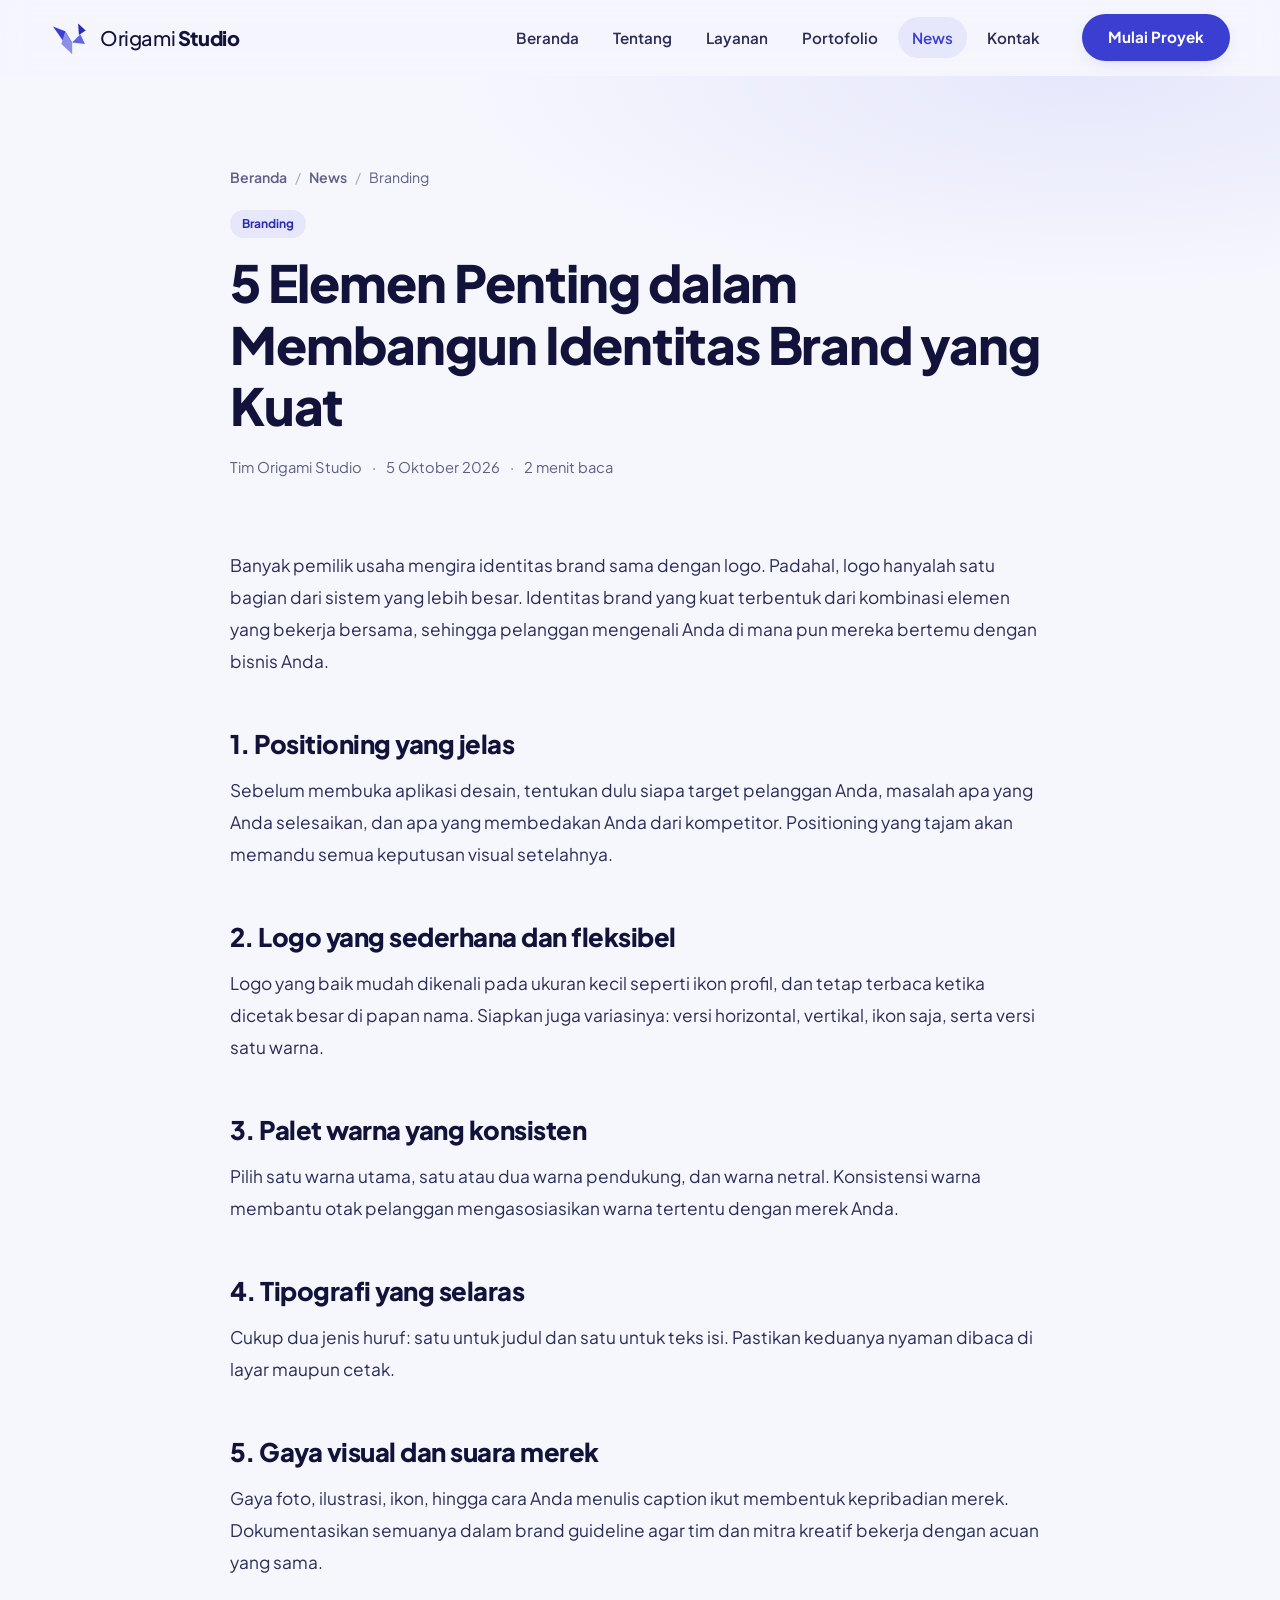
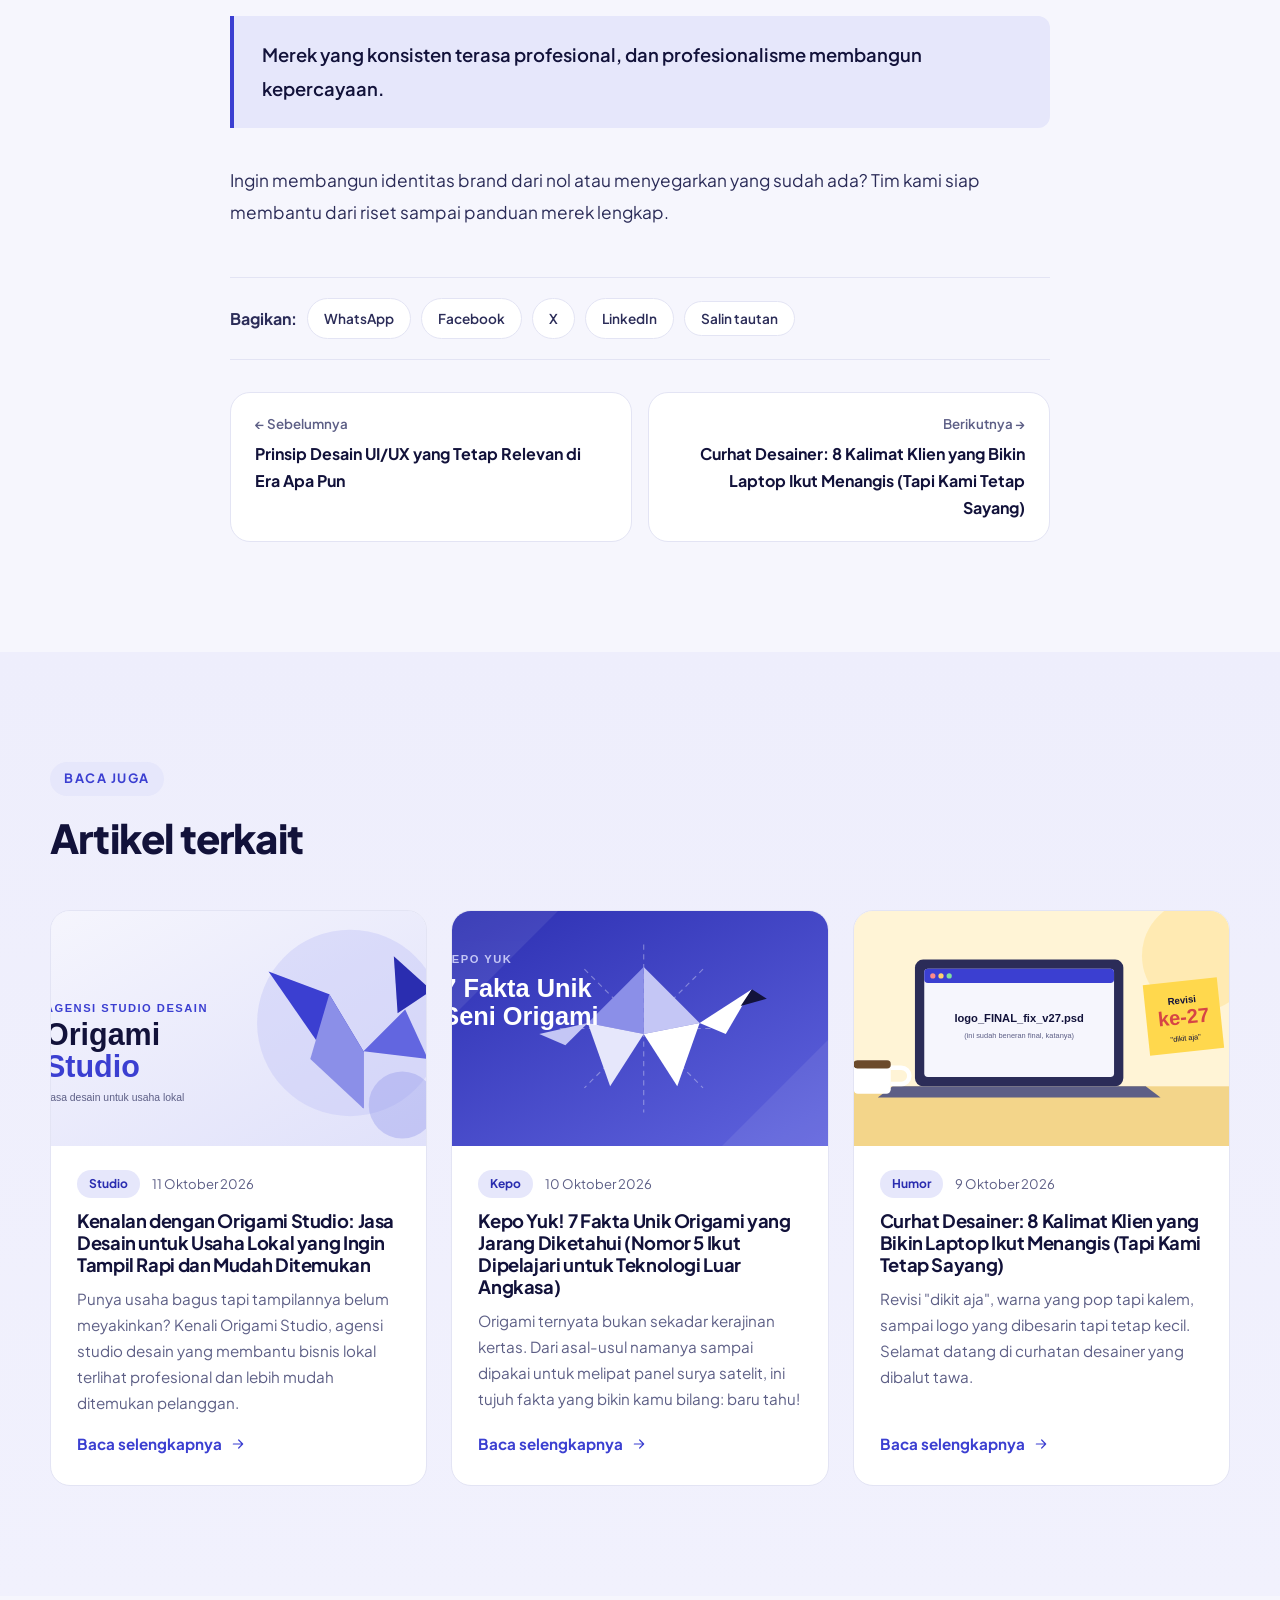
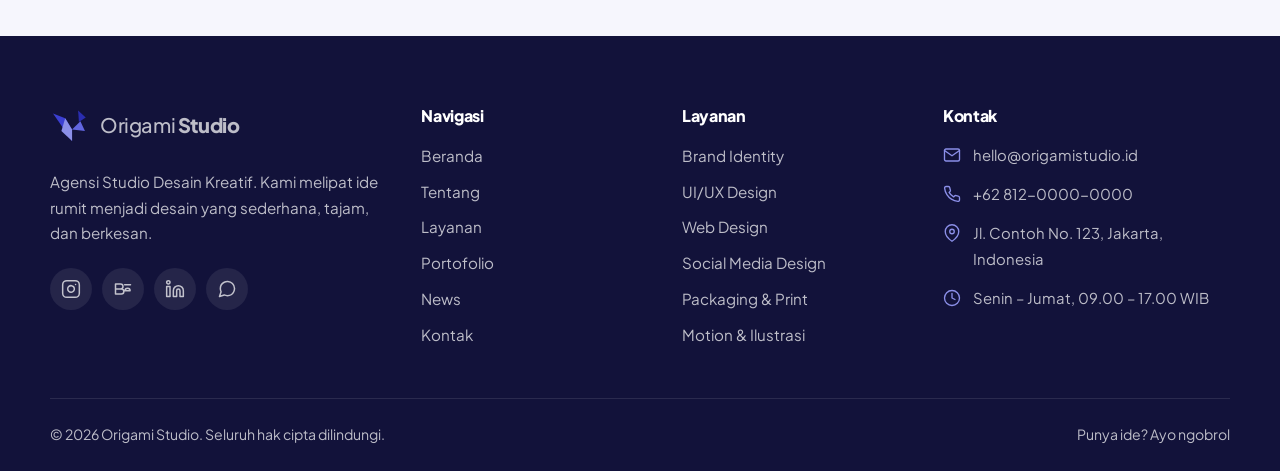
<file: news/elemen-identitas-brand-yang-kuat.html>
<!DOCTYPE html>
<html lang="id">
<head>
    <meta charset="utf-8">
    <meta name="viewport" content="width=device-width, initial-scale=1">
    <title>5 Elemen Penting dalam Membangun Identitas Brand yang Kuat — Origami Studio</title>
    <meta name="description" content="Logo saja tidak cukup. Kenali lima elemen yang membuat sebuah merek terasa utuh, konsisten, dan mudah dipercaya.">
        <meta name="theme-color" content="#3b3fd1">
    <link rel="canonical" href="https://origamistudio.id/news/elemen-identitas-brand-yang-kuat.html">
    <link rel="icon" type="image/svg+xml" href="../assets/img/favicon.svg">

    <meta property="og:site_name" content="Origami Studio">
    <meta property="og:type" content="article">
    <meta property="og:title" content="5 Elemen Penting dalam Membangun Identitas Brand yang Kuat — Origami Studio">
    <meta property="og:description" content="Logo saja tidak cukup. Kenali lima elemen yang membuat sebuah merek terasa utuh, konsisten, dan mudah dipercaya.">
    <meta property="og:url" content="https://origamistudio.id/news/elemen-identitas-brand-yang-kuat.html">
    <meta property="og:locale" content="id_ID">
        <meta name="twitter:card" content="summary">

    <link rel="preconnect" href="https://fonts.googleapis.com">
    <link rel="preconnect" href="https://fonts.gstatic.com" crossorigin>
    <link href="https://fonts.googleapis.com/css2?family=Plus+Jakarta+Sans:wght@400;500;600;700;800&display=swap" rel="stylesheet">
    <link rel="stylesheet" href="../assets/css/style.css">
    <script>document.documentElement.className = 'js';</script>
    <script type="application/ld+json">{"@context":"https://schema.org","@type":"BlogPosting","headline":"5 Elemen Penting dalam Membangun Identitas Brand yang Kuat","description":"Logo saja tidak cukup. Kenali lima elemen yang membuat sebuah merek terasa utuh, konsisten, dan mudah dipercaya.","datePublished":"2026-10-05","author":{"@type":"Organization","name":"Tim Origami Studio"},"publisher":{"@type":"Organization","name":"Origami Studio"},"mainEntityOfPage":"https://origamistudio.id/news/elemen-identitas-brand-yang-kuat.html"}</script></head>
<body>
<a class="skip-link" href="#main">Lewati ke konten</a>

<header class="site-header" id="siteHeader">
    <div class="container header-inner">
        <a class="brand" href="../index.html" aria-label="Origami Studio — Beranda">
            <svg class="logo-mark" width="38" height="38" viewBox="0 0 100 100" role="img" aria-label="Logo Origami Studio"><polygon points="8,20 40,32 58,62 58,92" fill="#3b3fd1"/><polygon points="40,32 58,62 58,92 30,66" fill="#8b8fe8"/><polygon points="58,62 80,40 92,66" fill="#6266e0"/><polygon points="74,12 94,30 76,42" fill="#2a2db0"/></svg>            <span class="brand-text">Origami <strong>Studio</strong></span>
        </a>

        <nav class="main-nav" id="mainNav" aria-label="Navigasi utama">
            <ul>
                                    <li>
                        <a href="../index.html" class="">Beranda</a>
                    </li>
                                    <li>
                        <a href="../about.html" class="">Tentang</a>
                    </li>
                                    <li>
                        <a href="../services.html" class="">Layanan</a>
                    </li>
                                    <li>
                        <a href="../portfolio.html" class="">Portofolio</a>
                    </li>
                                    <li>
                        <a href="../news.html" class="active" aria-current="page">News</a>
                    </li>
                                    <li>
                        <a href="../contact.html" class="">Kontak</a>
                    </li>
                            </ul>
            <a class="btn btn-primary nav-cta" href="../contact.html">Mulai Proyek</a>
        </nav>

        <button class="nav-toggle" id="navToggle" aria-label="Buka menu" aria-expanded="false" aria-controls="mainNav">
            <span></span><span></span><span></span>
        </button>
    </div>
</header>

<main id="main">

    <section class="page-hero article-hero">
        <div class="container narrow">
            <nav class="breadcrumb" aria-label="Breadcrumb">
                <a href="../index.html">Beranda</a> <span>/</span>
                <a href="../news.html">News</a> <span>/</span>
                Branding            </nav>
            <span class="tag">Branding</span>
            <h1>5 Elemen Penting dalam Membangun Identitas Brand yang Kuat</h1>
            <div class="article-meta">
                <span>Tim Origami Studio</span>
                <span>·</span>
                <time datetime="2026-10-05">5 Oktober 2026</time>
                <span>·</span>
                <span>2 menit baca</span>
            </div>
        </div>
    </section>

    <section class="section article-section">
        <div class="container narrow">
            
            <article class="prose">
                <p>Banyak pemilik usaha mengira identitas brand sama dengan logo. Padahal, logo hanyalah satu bagian dari sistem yang lebih besar. Identitas brand yang kuat terbentuk dari kombinasi elemen yang bekerja bersama, sehingga pelanggan mengenali Anda di mana pun mereka bertemu dengan bisnis Anda.</p>

<h2>1. Positioning yang jelas</h2>
<p>Sebelum membuka aplikasi desain, tentukan dulu siapa target pelanggan Anda, masalah apa yang Anda selesaikan, dan apa yang membedakan Anda dari kompetitor. Positioning yang tajam akan memandu semua keputusan visual setelahnya.</p>

<h2>2. Logo yang sederhana dan fleksibel</h2>
<p>Logo yang baik mudah dikenali pada ukuran kecil seperti ikon profil, dan tetap terbaca ketika dicetak besar di papan nama. Siapkan juga variasinya: versi horizontal, vertikal, ikon saja, serta versi satu warna.</p>

<h2>3. Palet warna yang konsisten</h2>
<p>Pilih satu warna utama, satu atau dua warna pendukung, dan warna netral. Konsistensi warna membantu otak pelanggan mengasosiasikan warna tertentu dengan merek Anda.</p>

<h2>4. Tipografi yang selaras</h2>
<p>Cukup dua jenis huruf: satu untuk judul dan satu untuk teks isi. Pastikan keduanya nyaman dibaca di layar maupun cetak.</p>

<h2>5. Gaya visual dan suara merek</h2>
<p>Gaya foto, ilustrasi, ikon, hingga cara Anda menulis caption ikut membentuk kepribadian merek. Dokumentasikan semuanya dalam brand guideline agar tim dan mitra kreatif bekerja dengan acuan yang sama.</p>

<blockquote>Merek yang konsisten terasa profesional, dan profesionalisme membangun kepercayaan.</blockquote>

<p>Ingin membangun identitas brand dari nol atau menyegarkan yang sudah ada? Tim kami siap membantu dari riset sampai panduan merek lengkap.</p>            </article>

            <div class="share">
                <strong>Bagikan:</strong>
                <a href="https://wa.me/?text=5%20Elemen%20Penting%20dalam%20Membangun%20Identitas%20Brand%20yang%20Kuat%20https%3A%2F%2Forigamistudio.id%2Fnews%2Felemen-identitas-brand-yang-kuat.html" target="_blank" rel="noopener noreferrer">WhatsApp</a>
                <a href="https://www.facebook.com/sharer/sharer.php?u=https%3A%2F%2Forigamistudio.id%2Fnews%2Felemen-identitas-brand-yang-kuat.html" target="_blank" rel="noopener noreferrer">Facebook</a>
                <a href="https://twitter.com/intent/tweet?text=5%20Elemen%20Penting%20dalam%20Membangun%20Identitas%20Brand%20yang%20Kuat&url=https%3A%2F%2Forigamistudio.id%2Fnews%2Felemen-identitas-brand-yang-kuat.html" target="_blank" rel="noopener noreferrer">X</a>
                <a href="https://www.linkedin.com/sharing/share-offsite/?url=https%3A%2F%2Forigamistudio.id%2Fnews%2Felemen-identitas-brand-yang-kuat.html" target="_blank" rel="noopener noreferrer">LinkedIn</a>
                <button type="button" id="copyLink" data-url="https://origamistudio.id/news/elemen-identitas-brand-yang-kuat.html">Salin tautan</button>
            </div>

            <nav class="post-nav" aria-label="Artikel lainnya">
                                    <a class="prev" href="../news/prinsip-desain-ui-ux-yang-tetap-relevan.html"><small>← Sebelumnya</small><span>Prinsip Desain UI/UX yang Tetap Relevan di Era Apa Pun</span></a>
                                                    <a class="next" href="../news/curhat-desainer-8-kalimat-klien-bikin-laptop-menangis.html"><small>Berikutnya →</small><span>Curhat Desainer: 8 Kalimat Klien yang Bikin Laptop Ikut Menangis (Tapi Kami Tetap Sayang)</span></a>
                            </nav>
        </div>
    </section>

        <section class="section section-tint">
        <div class="container">
            <div class="section-head reveal">
                <span class="eyebrow">Baca Juga</span>
                <h2>Artikel terkait</h2>
            </div>
            <div class="grid grid-3">
                <article class="card post-card reveal" data-cat="studio" data-search="kenalan dengan origami studio: jasa desain untuk usaha lokal yang ingin tampil rapi dan mudah ditemukan punya usaha bagus tapi tampilannya belum meyakinkan? kenali origami studio, agensi studio desain yang membantu bisnis lokal terlihat profesional dan lebih mudah ditemukan pelanggan. bayangkan ini: produk anda enak, layanan anda ramah, harga anda masuk akal. tetapi calon pelanggan melihat logo yang buram, feed media sosial yang warnanya berganti-ganti, dan website yang membuat mereka menutup halaman dalam hitungan detik. sayang sekali, bukan?

di situlah origami studio hadir. kami adalah agensi studio desain yang membantu usaha, terutama usaha lokal dan umkm, tampil rapi, meyakinkan, dan mudah ditemukan, baik di dunia nyata maupun di mesin pencari.

apa itu origami studio?
origami studio adalah studio desain kreatif yang menggabungkan strategi merek, desain visual, dan pengembangan website dalam satu tempat. kami tidak sekadar membuat tampilan yang enak dilihat. setiap garis, warna, dan huruf dipilih karena punya alasan, persis seperti lipatan pada selembar kertas origami: salah satu lipatan saja bisa mengubah bentuk akhirnya.

layanan yang bisa anda andalkan
berikut hal-hal yang bisa kami kerjakan untuk bisnis anda. detail lengkapnya ada di halaman layanan kami.

  brand identity: logo, palet warna, tipografi, dan panduan merek.
  ui/ux design: tampilan aplikasi dan website yang mudah dipakai.
  web design: company profile, landing page, dan toko online yang ringan di semua perangkat.
  social media design: template dan konten visual yang konsisten.
  packaging dan print: kemasan, brosur, katalog, dan materi cetak.
  motion dan ilustrasi: animasi singkat dan ilustrasi khas merek anda.


bagaimana cara kami bekerja?
kami percaya hasil yang bagus lahir dari proses yang jelas. anda selalu tahu kami sedang berada di tahap mana, dan anda dilibatkan sejak awal.


  
  gambar 1. empat tahap kerja origami studio, dari memahami bisnis anda sampai hasil siap dipakai.


desain bagus saja belum cukup, usaha lokal juga perlu mudah ditemukan
banyak pelanggan sekarang memulai pencarian dengan mengetik kebutuhan mereka di google, misalnya &amp;quot;jasa desain logo di kota saya&amp;quot;. karena itu, tampilan menarik perlu didukung dasar-dasar local seo yang sehat. beberapa langkah sederhana yang bisa langsung anda terapkan:

  samakan data usaha di mana pun. nama, alamat, dan nomor telepon sebaiknya konsisten di website, media sosial, dan profil bisnis anda.
  lengkapi profil bisnis di google. jam buka, foto, dan kategori usaha yang tepat membantu calon pelanggan percaya.
  pastikan website cepat dan nyaman di ponsel. pengunjung yang kesulitan membaca biasanya langsung pergi.
  rutin menulis konten yang berguna. artikel yang menjawab pertanyaan pelanggan membuat website anda lebih relevan.
  bangun tautan dari situs yang sejalan. saling merekomendasikan dengan sesama pelaku usaha adalah cara yang wajar dan sehat untuk dikenal lebih luas.


contoh semangat usaha lokal: decantkans
salah satu contoh yang sedang kami perhatikan adalah decantkans, website usaha parfum decant yang dikembangkan oleh kelompok kami. untuk usaha seperti ini, hal-hal di atas terasa nyata: tampilan toko online yang rapi, informasi produk yang jelas, dan kemudahan untuk ditemukan oleh orang yang sedang mencari wangi baru tanpa harus langsung membeli botol besar.
kalau anda penasaran seperti apa toko online usaha kecil bisa tampil, silakan mampir ke website parfum decant decantkans dan lihat sendiri.

usaha lokal tidak harus besar untuk terlihat profesional. cukup rapi, konsisten, dan mudah dihubungi.

siap melipat ide bisnis anda?
jika anda sedang merintis usaha, ingin menyegarkan merek yang sudah ada, atau butuh website yang benar-benar bekerja untuk bisnis, ceritakan kebutuhan anda. lihat dulu portofolio kami, lalu hubungi origami studio untuk konsultasi awal tanpa biaya. kami balas dalam 1x24 jam kerja.">
    <a class="post-thumb" href="../news/kenalan-dengan-origami-studio-jasa-desain-usaha-lokal.html" tabindex="-1" aria-hidden="true">
                    <img src="../assets/img/news/cover-kenalan-origami-studio.svg" alt="" loading="lazy">
            </a>
    <div class="post-body">
        <div class="post-meta">
            <span class="tag">Studio</span>
            <time datetime="2026-10-11">11 Oktober 2026</time>
        </div>
        <h3><a href="../news/kenalan-dengan-origami-studio-jasa-desain-usaha-lokal.html">Kenalan dengan Origami Studio: Jasa Desain untuk Usaha Lokal yang Ingin Tampil Rapi dan Mudah Ditemukan</a></h3>
        <p>Punya usaha bagus tapi tampilannya belum meyakinkan? Kenali Origami Studio, agensi studio desain yang membantu bisnis lokal terlihat profesional dan lebih mudah ditemukan pelanggan.</p>
        <a class="link-arrow" href="../news/kenalan-dengan-origami-studio-jasa-desain-usaha-lokal.html">Baca selengkapnya <svg class="icon icon-arrow" width="16" height="16" viewBox="0 0 24 24" fill="none" stroke="currentColor" stroke-width="1.8" stroke-linecap="round" stroke-linejoin="round" aria-hidden="true"><path d="M5 12h14M13 6l6 6-6 6"/></svg></a>
    </div>
</article>
<article class="card post-card reveal" data-cat="kepo" data-search="kepo yuk! 7 fakta unik origami yang jarang diketahui (nomor 5 ikut dipelajari untuk teknologi luar angkasa) origami ternyata bukan sekadar kerajinan kertas. dari asal-usul namanya sampai dipakai untuk melipat panel surya satelit, ini tujuh fakta yang bikin kamu bilang: baru tahu! pernah melipat pesawat kertas waktu sekolah? selamat, kamu sudah pernah mencicipi origami. tetapi di balik selembar kertas yang dilipat itu, ada cerita, matematika, bahkan teknologi canggih yang mungkin belum pernah kamu bayangkan.

siapkan rasa kepomu. ini tujuh fakta yang bakal bikin kamu melihat kertas dengan cara berbeda.

1. namanya memang berarti &amp;quot;lipat kertas&amp;quot;
kata origami berasal dari bahasa jepang: ori yang berarti melipat dan kami yang berarti kertas. jadi kalau kamu mengatakan origami, kamu sedang mengatakan &amp;quot;lipat kertas&amp;quot; dalam satu kata. praktis, kan?

2. kertasnya sendiri berasal dari tiongkok
kertas pertama kali dikenal di tiongkok, lalu teknik pembuatannya menyebar ke berbagai negeri, termasuk jepang. di sanalah tradisi melipat kertas tumbuh dan berkembang menjadi seni yang kita kenal sekarang.

3. seribu bangau kertas dipercaya membawa harapan
di jepang, ada tradisi senbazuru, yaitu merangkai seribu bangau kertas. menurut kepercayaan yang populer, orang yang menyelesaikannya akan dikabulkan satu permohonan, misalnya umur panjang atau kesembuhan. karena itu, rangkaian bangau kertas sering dijadikan hadiah penuh doa.

4. origami punya &amp;quot;bahasa&amp;quot; petunjuknya sendiri
akira yoshizawa, seniman jepang yang dikenal sebagai tokoh penting origami modern, mengembangkan sistem simbol garis dan panah agar orang bisa mengikuti cara melipat lewat gambar. sistem ini kemudian disempurnakan oleh samuel randlett, dan sampai sekarang masih dipakai di banyak buku petunjuk origami di seluruh dunia.

5. lipatan kertas ikut dipelajari untuk panel surya satelit
ini bagian favorit tim kami. seorang ilmuwan jepang, koryo miura, merancang pola lipatan yang disebut miura-ori. pola ini membuat lembaran bisa dibuka dan ditutup dalam satu gerakan. gagasan semacam itu dipelajari untuk melipat panel surya agar muat di ruang sempit saat peluncuran, lalu terbentang ketika sudah berada di orbit.


  
  gambar 1. ilustrasi sederhana pola lipat miura. lembar yang sama bisa terbuka lebar atau terlipat rapat dengan rapi. (ilustrasi: origami studio, bukan gambar teknis)


6. melipat kertas dua kali lipat berulang-ulang itu ternyata sulit sekali
banyak orang mencoba melipat selembar kertas biasa menjadi dua, lagi dan lagi. hasilnya, kebanyakan menyerah sekitar tujuh atau delapan lipatan karena kertasnya menjadi terlalu tebal. namun pada tahun 2002, pelajar asal amerika serikat bernama britney gallivan berhasil melipat kertas sebanyak 12 kali dengan menggunakan gulungan kertas yang sangat panjang. sabar plus hitung-hitungan yang matang memang kombinasi ampuh.

7. aturan klasiknya: satu lembar, tanpa potong, tanpa lem
dalam origami tradisional, sebuah bentuk dibuat dari selembar kertas, biasanya persegi, tanpa dipotong dan tanpa direkatkan. justru keterbatasan inilah yang membuat hasilnya terasa istimewa. menurut kami, ini mirip prinsip desain yang baik: dengan batasan yang jelas, kreativitas malah terdorong keluar.

apa hubungannya dengan desain?
banyak. origami mengajarkan bahwa hasil besar sering lahir dari langkah kecil yang dilakukan dengan teliti. itulah alasan kami memakai nama origami studio. kalau kamu penasaran bagaimana prinsip ini kami terapkan pada logo, website, dan kemasan, intip portofolio kami atau lihat layanan yang kami tawarkan.

kepo itu sehat. tanya, cari tahu, lalu coba sendiri.

kepo soal wangi? coba dulu sebelum beli botol besar
rasa penasaran tidak berhenti di kertas. banyak dari kita juga kepo soal aroma parfum: cocok atau tidak, awet atau tidak, sebelum membeli satu botol penuh. untungnya, sekarang ada pilihan parfum decant, yaitu parfum dalam botol kecil yang cocok untuk mencoba. kalau kamu sedang mencari parfum decant untuk dicicipi, kunjungi website decantkans dan lihat pilihan yang tersedia.

sudah tahu fakta mana yang paling bikin kaget? kalau ada ide proyek yang ingin dilipat jadi kenyataan, ngobrol saja dengan kami.">
    <a class="post-thumb" href="../news/kepo-yuk-7-fakta-unik-seni-origami.html" tabindex="-1" aria-hidden="true">
                    <img src="../assets/img/news/cover-kepo-origami.svg" alt="" loading="lazy">
            </a>
    <div class="post-body">
        <div class="post-meta">
            <span class="tag">Kepo</span>
            <time datetime="2026-10-10">10 Oktober 2026</time>
        </div>
        <h3><a href="../news/kepo-yuk-7-fakta-unik-seni-origami.html">Kepo Yuk! 7 Fakta Unik Origami yang Jarang Diketahui (Nomor 5 Ikut Dipelajari untuk Teknologi Luar Angkasa)</a></h3>
        <p>Origami ternyata bukan sekadar kerajinan kertas. Dari asal-usul namanya sampai dipakai untuk melipat panel surya satelit, ini tujuh fakta yang bikin kamu bilang: baru tahu!</p>
        <a class="link-arrow" href="../news/kepo-yuk-7-fakta-unik-seni-origami.html">Baca selengkapnya <svg class="icon icon-arrow" width="16" height="16" viewBox="0 0 24 24" fill="none" stroke="currentColor" stroke-width="1.8" stroke-linecap="round" stroke-linejoin="round" aria-hidden="true"><path d="M5 12h14M13 6l6 6-6 6"/></svg></a>
    </div>
</article>
<article class="card post-card reveal" data-cat="humor" data-search="curhat desainer: 8 kalimat klien yang bikin laptop ikut menangis (tapi kami tetap sayang) revisi &quot;dikit aja&quot;, warna yang pop tapi kalem, sampai logo yang dibesarin tapi tetap kecil. selamat datang di curhatan desainer yang dibalut tawa. peringatan dulu: artikel ini ditulis dengan penuh cinta, sedikit lelah, dan banyak kopi. kami sangat menghargai semua klien yang pernah bekerja sama dengan kami. tetapi sebagai manusia biasa yang tiap hari berhadapan dengan layar, ada beberapa kalimat yang diam-diam bikin kami menatap langit-langit.

tenang, ini hanya bercanda. silakan tertawa, lalu simpan baik-baik sebagai bahan introspeksi dua arah.

1. &amp;quot;revisinya dikit aja kok.&amp;quot;
artinya, dikit itu: ganti tata letak, ganti warna, ganti huruf, dan tolong sekalian ganti konsepnya. kalau dihitung, itu hampir desain baru. tetapi tidak apa-apa, kami masih tersenyum.


  
  gambar 1. grafik &amp;quot;ilmiah&amp;quot; tentang lamanya revisi dikit aja. murni lelucon dan bukan hasil penelitian. (ilustrasi humor: origami studio)


2. &amp;quot;logonya tolong dibesarin, tapi tetap kelihatan kecil ya.&amp;quot;
ini teka-teki tingkat dewa. kami sudah mencoba semua jurus, termasuk menggeser logo sedikit sambil berharap yang terbaik.

3. &amp;quot;warnanya yang pop, tapi kalem, tapi tetap mencolok.&amp;quot;
warna ini kami temukan di mana? di antara pelangi dan awan mendung, mungkin. kalau ketemu, kami kabari.

4. &amp;quot;referensinya seperti ini, tapi jangan sama persis.&amp;quot;
mirip tapi beda. beda tapi mirip. kami lalu merasa seperti detektif yang diminta mencari jejak yang tidak boleh ketahuan.

5. &amp;quot;bisa selesai malam ini? briefnya saya kirim besok.&amp;quot;
mesin waktu belum masuk daftar layanan kami. tetapi kalau suatu hari tersedia, kamu orang pertama yang kami hubungi.

6. &amp;quot;pokoknya simpel, tapi semua informasi harus masuk.&amp;quot;
satu halaman, dua puluh pesan. rasanya seperti memasukkan seluruh isi lemari ke dalam tas kecil, lalu disuruh membuatnya terlihat lega.

7. &amp;quot;anggarannya terbatas, tapi hasilnya harus kelas dunia.&amp;quot;
kami paham kok, semua usaha punya batas dana. kabar baiknya, desain yang bagus tidak selalu mahal. asal tujuan dan prioritasnya jelas, kami bisa mencarikan jalan tengah yang masuk akal.

8. &amp;quot;kok tulisannya nggak kelihatan?&amp;quot; (padahal itu putih di atas putih)
kami sudah pasrah dan memperbesar tombol zoom. kadang, hidup memang perlu sedikit kontras.

biar sama-sama senang: tiga hal yang membantu proyek lancar
setelah tertawa, ini bagian serius yang membuat kerja sama jadi jauh lebih mulus:

  tulis brief dengan jelas. siapa target pelanggan, apa tujuannya, dan apa yang tidak anda sukai.
  kumpulkan masukan jadi satu. revisi sekali jalan lebih cepat daripada tambahan sedikit-sedikit.
  percayai proses. desainer yang tahu tujuan anda biasanya bisa memberi solusi yang tidak terpikirkan sebelumnya.

mau mulai proyek dengan brief yang rapi? kirim cerita anda lewat formulir kontak kami, atau lihat dulu daftar layanan origami studio.

penutup: kalau revisi sudah terasa &amp;quot;gosong&amp;quot;, saatnya refresh
desainer juga butuh jeda. setelah revisi ke-27, kadang yang kami perlukan hanyalah udara segar, kopi hangat, dan semprotan wangi favorit supaya kepala adem lagi. bicara soal wangi, kalau kamu ingin mencoba aroma baru tanpa komitmen botol besar, intip parfum decant dari decantkans. siapa tahu wanginya cocok untuk menemani kamu begadang menunggu revisi berikutnya.

klien yang baik dan desainer yang sabar adalah kombinasi terbaik. sisanya tinggal kopi.">
    <a class="post-thumb" href="../news/curhat-desainer-8-kalimat-klien-bikin-laptop-menangis.html" tabindex="-1" aria-hidden="true">
                    <img src="../assets/img/news/cover-curhat-desainer.svg" alt="" loading="lazy">
            </a>
    <div class="post-body">
        <div class="post-meta">
            <span class="tag">Humor</span>
            <time datetime="2026-10-09">9 Oktober 2026</time>
        </div>
        <h3><a href="../news/curhat-desainer-8-kalimat-klien-bikin-laptop-menangis.html">Curhat Desainer: 8 Kalimat Klien yang Bikin Laptop Ikut Menangis (Tapi Kami Tetap Sayang)</a></h3>
        <p>Revisi &quot;dikit aja&quot;, warna yang pop tapi kalem, sampai logo yang dibesarin tapi tetap kecil. Selamat datang di curhatan desainer yang dibalut tawa.</p>
        <a class="link-arrow" href="../news/curhat-desainer-8-kalimat-klien-bikin-laptop-menangis.html">Baca selengkapnya <svg class="icon icon-arrow" width="16" height="16" viewBox="0 0 24 24" fill="none" stroke="currentColor" stroke-width="1.8" stroke-linecap="round" stroke-linejoin="round" aria-hidden="true"><path d="M5 12h14M13 6l6 6-6 6"/></svg></a>
    </div>
</article>
            </div>
        </div>
    </section>
    
    </main>

<footer class="site-footer">
    <div class="container footer-grid">
        <div class="footer-brand">
            <a class="brand brand-light" href="../index.html">
                <svg class="logo-mark" width="38" height="38" viewBox="0 0 100 100" role="img" aria-label="Logo Origami Studio"><polygon points="8,20 40,32 58,62 58,92" fill="#3b3fd1"/><polygon points="40,32 58,62 58,92 30,66" fill="#8b8fe8"/><polygon points="58,62 80,40 92,66" fill="#6266e0"/><polygon points="74,12 94,30 76,42" fill="#2a2db0"/></svg>                <span class="brand-text">Origami <strong>Studio</strong></span>
            </a>
            <p>Agensi Studio Desain Kreatif. Kami melipat ide rumit menjadi desain yang sederhana, tajam, dan berkesan.</p>
            <ul class="social">
                                                            <li><a href="https://instagram.com/origamistudio" target="_blank" rel="noopener noreferrer" aria-label="Instagram"><svg class="icon icon-instagram" width="20" height="20" viewBox="0 0 24 24" fill="none" stroke="currentColor" stroke-width="1.8" stroke-linecap="round" stroke-linejoin="round" aria-hidden="true"><rect x="2" y="2" width="20" height="20" rx="5"/><path d="M16 11.37A4 4 0 1 1 12.63 8 4 4 0 0 1 16 11.37z"/><path d="M17.5 6.5h.01"/></svg></a></li>
                                                                                <li><a href="https://behance.net/origamistudio" target="_blank" rel="noopener noreferrer" aria-label="Behance"><svg class="icon icon-behance" width="20" height="20" viewBox="0 0 24 24" fill="none" stroke="currentColor" stroke-width="1.8" stroke-linecap="round" stroke-linejoin="round" aria-hidden="true"><path d="M3 6h6a3 3 0 0 1 0 6H3zM3 12h7a3 3 0 0 1 0 6H3zM14 7h7M14.5 14a3 3 0 0 1 6 0h-6z"/></svg></a></li>
                                                                                <li><a href="https://linkedin.com/company/origamistudio" target="_blank" rel="noopener noreferrer" aria-label="LinkedIn"><svg class="icon icon-linkedin" width="20" height="20" viewBox="0 0 24 24" fill="none" stroke="currentColor" stroke-width="1.8" stroke-linecap="round" stroke-linejoin="round" aria-hidden="true"><path d="M16 8a6 6 0 0 1 6 6v7h-4v-7a2 2 0 0 0-2-2 2 2 0 0 0-2 2v7h-4v-7a6 6 0 0 1 6-6z"/><rect x="2" y="9" width="4" height="12"/><circle cx="4" cy="4" r="2"/></svg></a></li>
                                                                                        <li><a href="https://wa.me/6281200000000?text=Halo%20Origami%20Studio%2C%20saya%20ingin%20berdiskusi%20tentang%20proyek%20desain." target="_blank" rel="noopener noreferrer" aria-label="WhatsApp"><svg class="icon icon-whatsapp" width="20" height="20" viewBox="0 0 24 24" fill="none" stroke="currentColor" stroke-width="1.8" stroke-linecap="round" stroke-linejoin="round" aria-hidden="true"><path d="M21 11.5a8.38 8.38 0 0 1-.9 3.8 8.5 8.5 0 0 1-7.6 4.7 8.38 8.38 0 0 1-3.8-.9L3 21l1.9-5.7a8.38 8.38 0 0 1-.9-3.8 8.5 8.5 0 0 1 4.7-7.6 8.38 8.38 0 0 1 3.8-.9h.5a8.48 8.48 0 0 1 8 8v.5z"/></svg></a></li>
            </ul>
        </div>

        <div>
            <h4>Navigasi</h4>
            <ul class="footer-links">
                                    <li><a href="../index.html">Beranda</a></li>
                                    <li><a href="../about.html">Tentang</a></li>
                                    <li><a href="../services.html">Layanan</a></li>
                                    <li><a href="../portfolio.html">Portofolio</a></li>
                                    <li><a href="../news.html">News</a></li>
                                    <li><a href="../contact.html">Kontak</a></li>
                            </ul>
        </div>

        <div>
            <h4>Layanan</h4>
            <ul class="footer-links">
                                    <li><a href="../services.html#branding">Brand Identity</a></li>
                                    <li><a href="../services.html#ui-ux">UI/UX Design</a></li>
                                    <li><a href="../services.html#web-design">Web Design</a></li>
                                    <li><a href="../services.html#social-media">Social Media Design</a></li>
                                    <li><a href="../services.html#packaging">Packaging &amp; Print</a></li>
                                    <li><a href="../services.html#motion">Motion &amp; Ilustrasi</a></li>
                            </ul>
        </div>

        <div>
            <h4>Kontak</h4>
            <ul class="footer-contact">
                <li><svg class="icon icon-mail" width="18" height="18" viewBox="0 0 24 24" fill="none" stroke="currentColor" stroke-width="1.8" stroke-linecap="round" stroke-linejoin="round" aria-hidden="true"><path d="M4 4h16a2 2 0 0 1 2 2v12a2 2 0 0 1-2 2H4a2 2 0 0 1-2-2V6a2 2 0 0 1 2-2z"/><path d="M22 6l-10 7L2 6"/></svg> <a href="mailto:hello@origamistudio.id">hello@origamistudio.id</a></li>
                <li><svg class="icon icon-phone" width="18" height="18" viewBox="0 0 24 24" fill="none" stroke="currentColor" stroke-width="1.8" stroke-linecap="round" stroke-linejoin="round" aria-hidden="true"><path d="M22 16.92v3a2 2 0 0 1-2.18 2 19.79 19.79 0 0 1-8.63-3.07 19.5 19.5 0 0 1-6-6 19.79 19.79 0 0 1-3.07-8.67A2 2 0 0 1 4.11 2h3a2 2 0 0 1 2 1.72c.127.96.361 1.903.7 2.81a2 2 0 0 1-.45 2.11L8.09 9.91a16 16 0 0 0 6 6l1.27-1.27a2 2 0 0 1 2.11-.45c.907.339 1.85.573 2.81.7A2 2 0 0 1 22 16.92z"/></svg> <a href="tel:+6281200000000">+62 812-0000-0000</a></li>
                <li><svg class="icon icon-pin" width="18" height="18" viewBox="0 0 24 24" fill="none" stroke="currentColor" stroke-width="1.8" stroke-linecap="round" stroke-linejoin="round" aria-hidden="true"><path d="M21 10c0 7-9 13-9 13s-9-6-9-13a9 9 0 0 1 18 0z"/><circle cx="12" cy="10" r="3"/></svg> <span>Jl. Contoh No. 123, Jakarta, Indonesia</span></li>
                <li><svg class="icon icon-clock" width="18" height="18" viewBox="0 0 24 24" fill="none" stroke="currentColor" stroke-width="1.8" stroke-linecap="round" stroke-linejoin="round" aria-hidden="true"><circle cx="12" cy="12" r="10"/><path d="M12 6v6l4 2"/></svg> <span>Senin – Jumat, 09.00 – 17.00 WIB</span></li>
            </ul>
        </div>
    </div>
    <div class="container footer-bottom">
        <p>&copy; 2026 Origami Studio. Seluruh hak cipta dilindungi.</p>
        <p><a href="../contact.html">Punya ide? Ayo ngobrol</a></p>
    </div>
</footer>

<script src="../assets/js/main.js" defer></script>
</body>
</html>
</file>
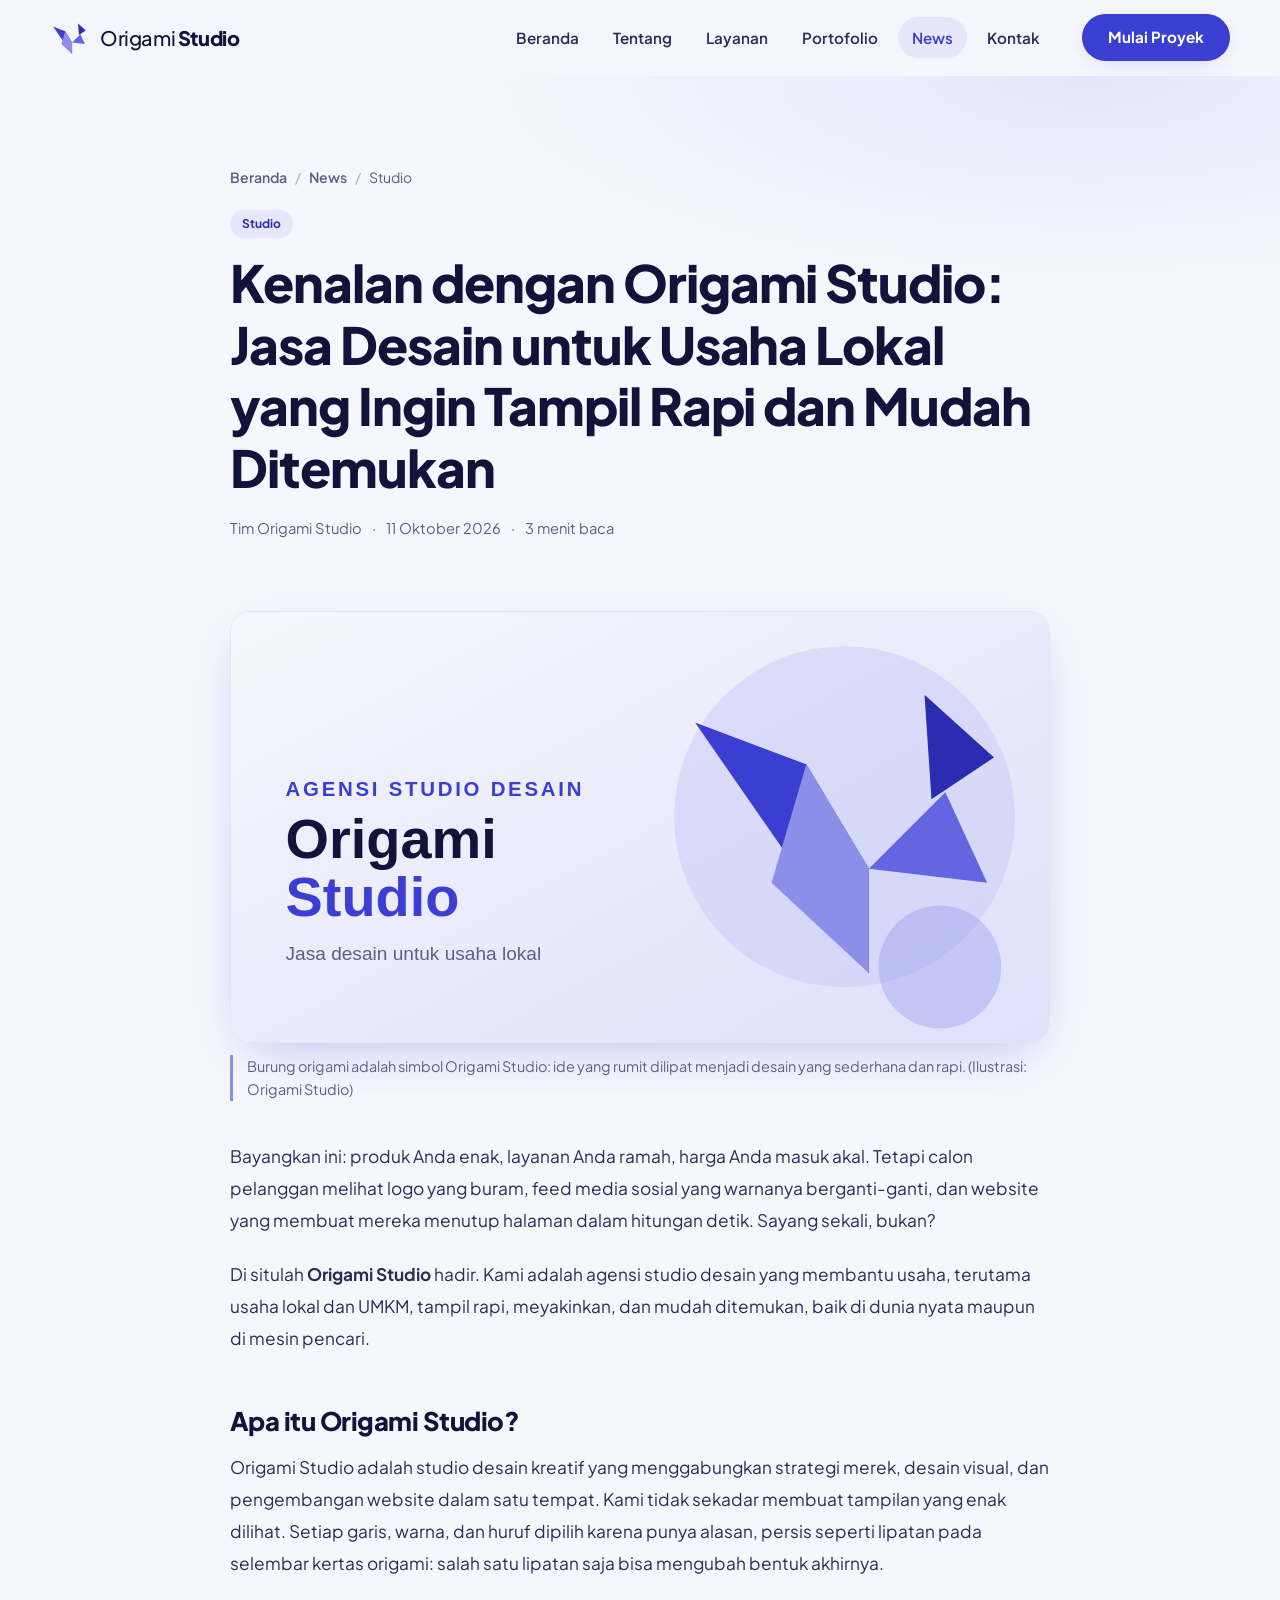
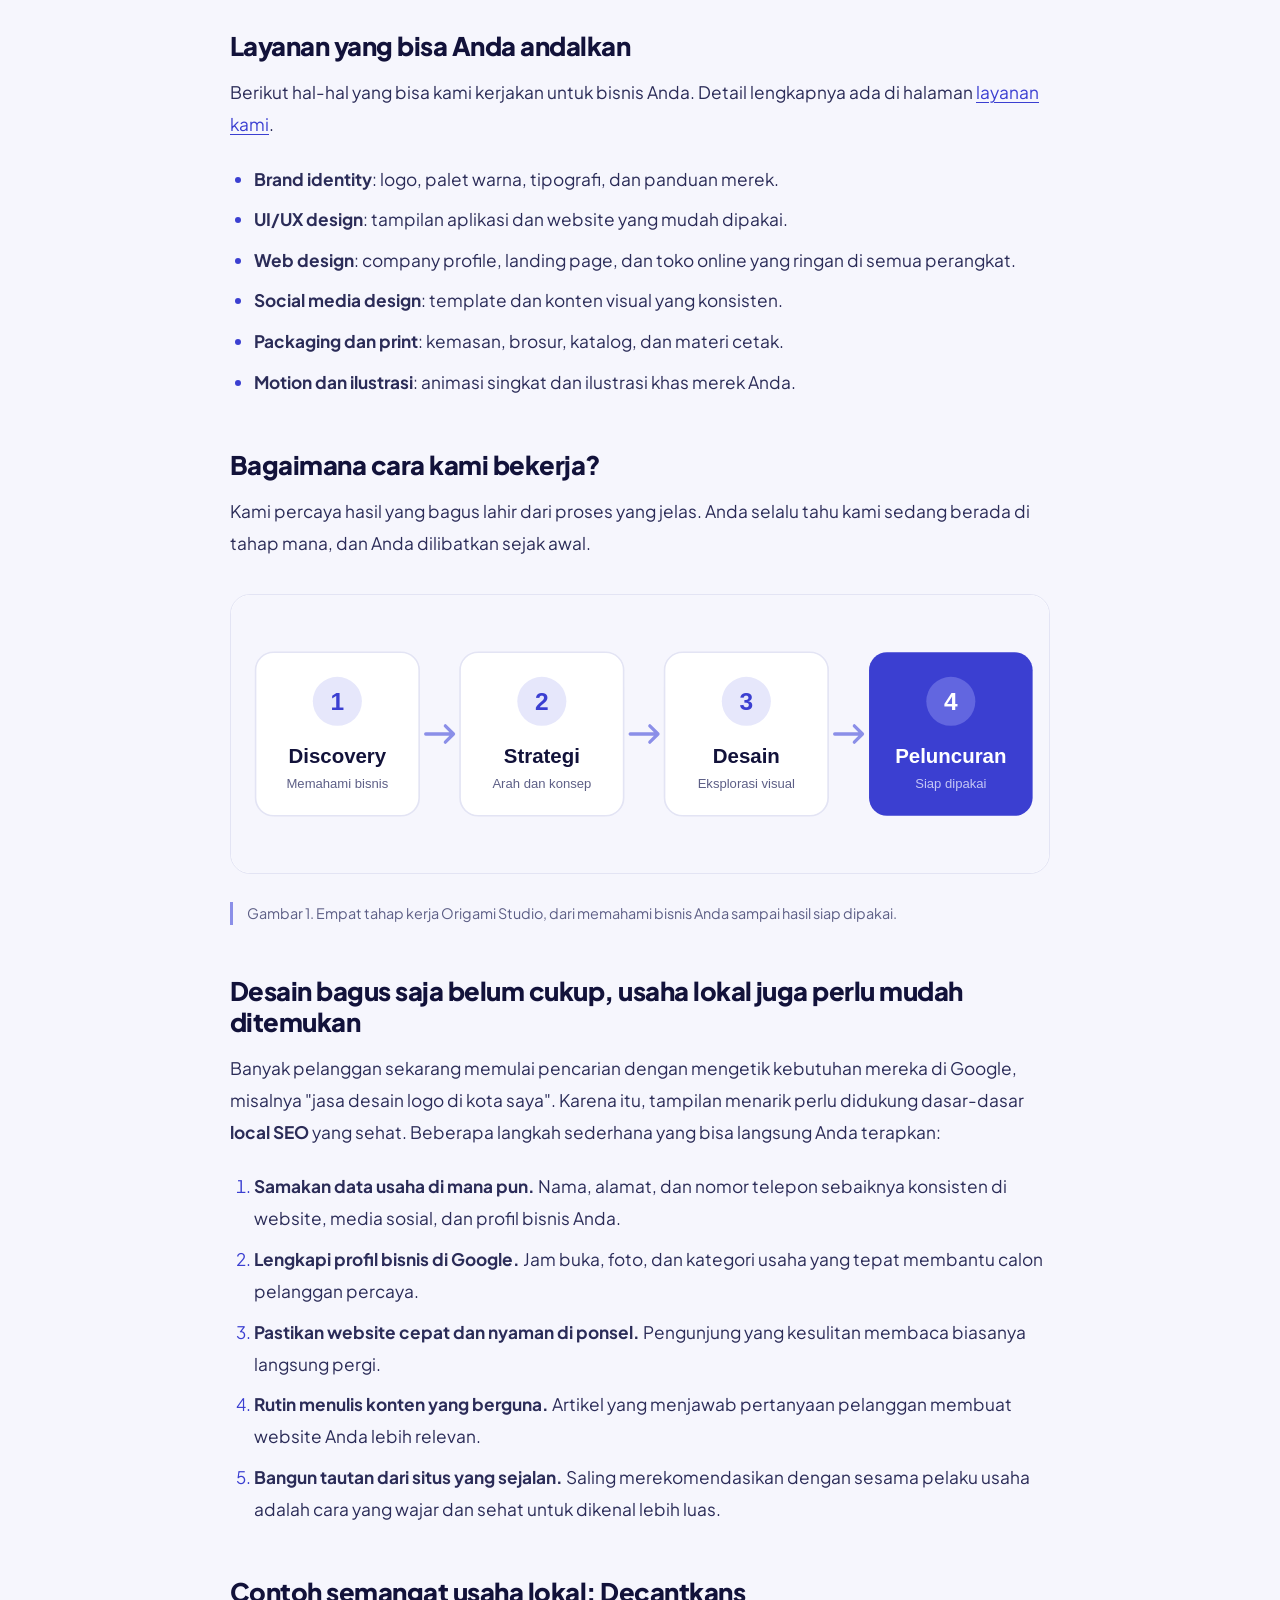
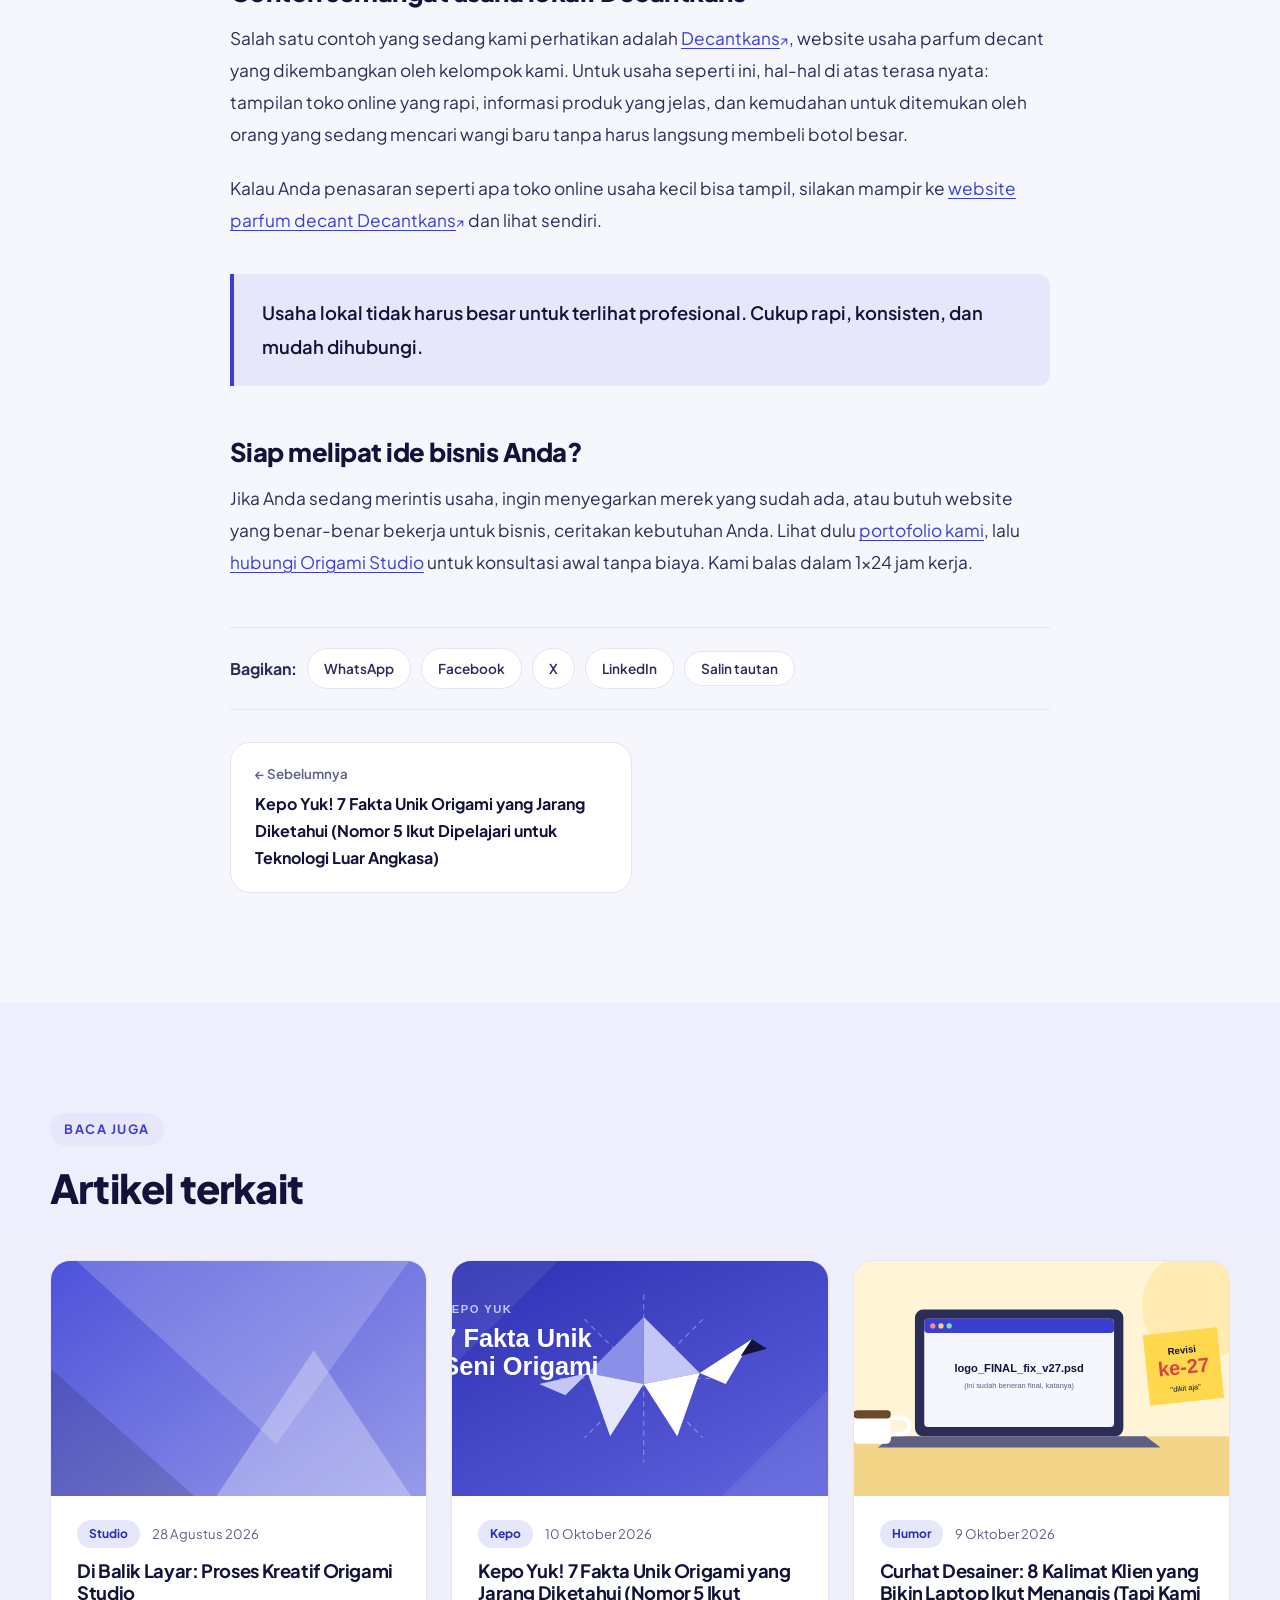
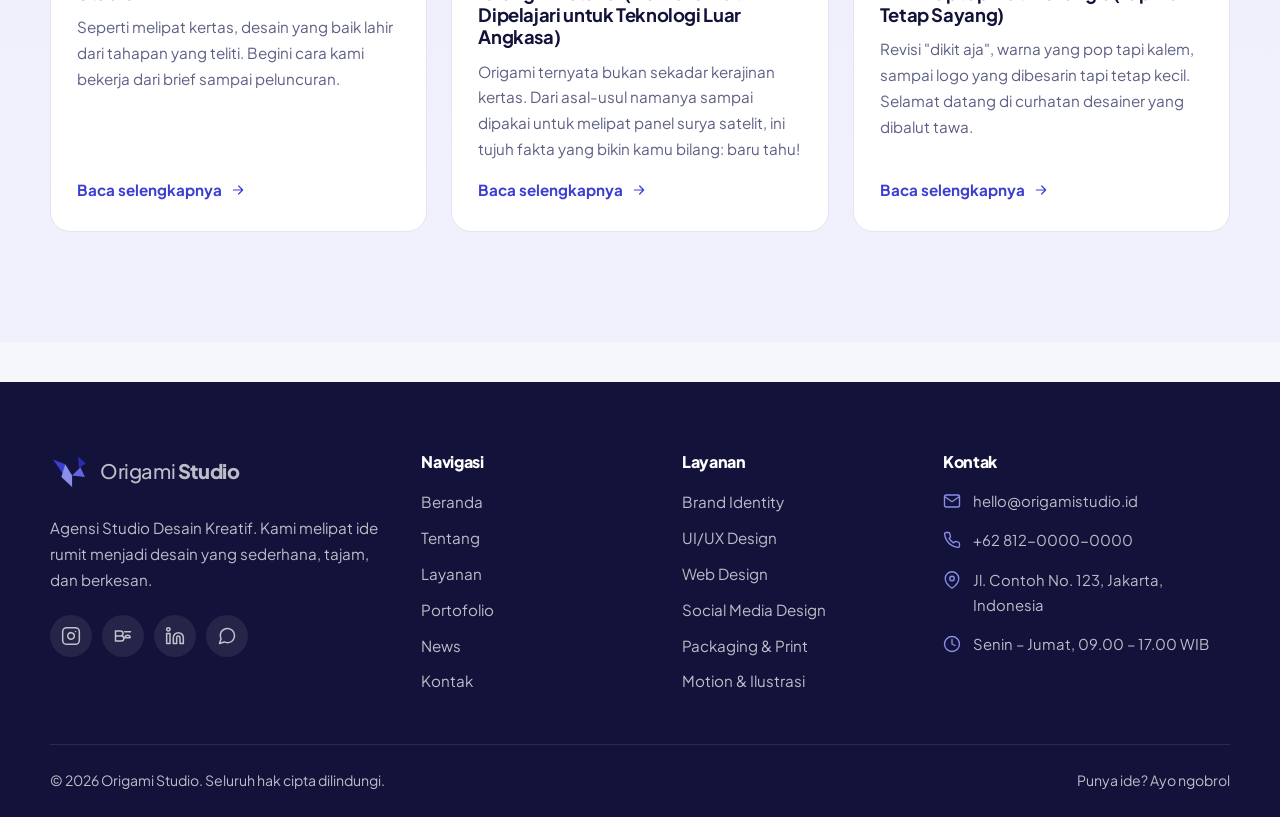
<file: news/kenalan-dengan-origami-studio-jasa-desain-usaha-lokal.html>
<!DOCTYPE html>
<html lang="id">
<head>
    <meta charset="utf-8">
    <meta name="viewport" content="width=device-width, initial-scale=1">
    <title>Kenalan dengan Origami Studio: Jasa Desain untuk Usaha Lokal yang Ingin Tampil Rapi dan Mudah Ditemukan — Origami Studio</title>
    <meta name="description" content="Punya usaha bagus tapi tampilannya belum meyakinkan? Kenali Origami Studio, agensi studio desain yang membantu bisnis lokal terlihat profesional dan lebih mudah ditemukan pelanggan.">
        <meta name="theme-color" content="#3b3fd1">
    <link rel="canonical" href="https://origamistudio.id/news/kenalan-dengan-origami-studio-jasa-desain-usaha-lokal.html">
    <link rel="icon" type="image/svg+xml" href="../assets/img/favicon.svg">

    <meta property="og:site_name" content="Origami Studio">
    <meta property="og:type" content="article">
    <meta property="og:title" content="Kenalan dengan Origami Studio: Jasa Desain untuk Usaha Lokal yang Ingin Tampil Rapi dan Mudah Ditemukan — Origami Studio">
    <meta property="og:description" content="Punya usaha bagus tapi tampilannya belum meyakinkan? Kenali Origami Studio, agensi studio desain yang membantu bisnis lokal terlihat profesional dan lebih mudah ditemukan pelanggan.">
    <meta property="og:url" content="https://origamistudio.id/news/kenalan-dengan-origami-studio-jasa-desain-usaha-lokal.html">
    <meta property="og:locale" content="id_ID">
    <meta property="og:image" content="https://origamistudio.id/assets/img/news/cover-kenalan-origami-studio.svg">    <meta name="twitter:card" content="summary_large_image">

    <link rel="preconnect" href="https://fonts.googleapis.com">
    <link rel="preconnect" href="https://fonts.gstatic.com" crossorigin>
    <link href="https://fonts.googleapis.com/css2?family=Plus+Jakarta+Sans:wght@400;500;600;700;800&display=swap" rel="stylesheet">
    <link rel="stylesheet" href="../assets/css/style.css">
    <script>document.documentElement.className = 'js';</script>
    <script type="application/ld+json">{"@context":"https://schema.org","@type":"BlogPosting","headline":"Kenalan dengan Origami Studio: Jasa Desain untuk Usaha Lokal yang Ingin Tampil Rapi dan Mudah Ditemukan","description":"Punya usaha bagus tapi tampilannya belum meyakinkan? Kenali Origami Studio, agensi studio desain yang membantu bisnis lokal terlihat profesional dan lebih mudah ditemukan pelanggan.","datePublished":"2026-10-11","author":{"@type":"Organization","name":"Tim Origami Studio"},"publisher":{"@type":"Organization","name":"Origami Studio"},"mainEntityOfPage":"https://origamistudio.id/news/kenalan-dengan-origami-studio-jasa-desain-usaha-lokal.html"}</script></head>
<body>
<a class="skip-link" href="#main">Lewati ke konten</a>

<header class="site-header" id="siteHeader">
    <div class="container header-inner">
        <a class="brand" href="../index.html" aria-label="Origami Studio — Beranda">
            <svg class="logo-mark" width="38" height="38" viewBox="0 0 100 100" role="img" aria-label="Logo Origami Studio"><polygon points="8,20 40,32 58,62 58,92" fill="#3b3fd1"/><polygon points="40,32 58,62 58,92 30,66" fill="#8b8fe8"/><polygon points="58,62 80,40 92,66" fill="#6266e0"/><polygon points="74,12 94,30 76,42" fill="#2a2db0"/></svg>            <span class="brand-text">Origami <strong>Studio</strong></span>
        </a>

        <nav class="main-nav" id="mainNav" aria-label="Navigasi utama">
            <ul>
                                    <li>
                        <a href="../index.html" class="">Beranda</a>
                    </li>
                                    <li>
                        <a href="../about.html" class="">Tentang</a>
                    </li>
                                    <li>
                        <a href="../services.html" class="">Layanan</a>
                    </li>
                                    <li>
                        <a href="../portfolio.html" class="">Portofolio</a>
                    </li>
                                    <li>
                        <a href="../news.html" class="active" aria-current="page">News</a>
                    </li>
                                    <li>
                        <a href="../contact.html" class="">Kontak</a>
                    </li>
                            </ul>
            <a class="btn btn-primary nav-cta" href="../contact.html">Mulai Proyek</a>
        </nav>

        <button class="nav-toggle" id="navToggle" aria-label="Buka menu" aria-expanded="false" aria-controls="mainNav">
            <span></span><span></span><span></span>
        </button>
    </div>
</header>

<main id="main">

    <section class="page-hero article-hero">
        <div class="container narrow">
            <nav class="breadcrumb" aria-label="Breadcrumb">
                <a href="../index.html">Beranda</a> <span>/</span>
                <a href="../news.html">News</a> <span>/</span>
                Studio            </nav>
            <span class="tag">Studio</span>
            <h1>Kenalan dengan Origami Studio: Jasa Desain untuk Usaha Lokal yang Ingin Tampil Rapi dan Mudah Ditemukan</h1>
            <div class="article-meta">
                <span>Tim Origami Studio</span>
                <span>·</span>
                <time datetime="2026-10-11">11 Oktober 2026</time>
                <span>·</span>
                <span>3 menit baca</span>
            </div>
        </div>
    </section>

    <section class="section article-section">
        <div class="container narrow">
                            <figure class="figure article-figure">
                    <img class="article-cover" src="../assets/img/news/cover-kenalan-origami-studio.svg" alt="Ilustrasi burung origami biru dan ungu dengan tulisan Origami Studio, jasa desain untuk usaha lokal" width="1200" height="630">
                                            <figcaption>Burung origami adalah simbol Origami Studio: ide yang rumit dilipat menjadi desain yang sederhana dan rapi. (Ilustrasi: Origami Studio)</figcaption>
                                    </figure>
            
            <article class="prose">
                <p>Bayangkan ini: produk Anda enak, layanan Anda ramah, harga Anda masuk akal. Tetapi calon pelanggan melihat logo yang buram, feed media sosial yang warnanya berganti-ganti, dan website yang membuat mereka menutup halaman dalam hitungan detik. Sayang sekali, bukan?</p>

<p>Di situlah <strong>Origami Studio</strong> hadir. Kami adalah agensi studio desain yang membantu usaha, terutama usaha lokal dan UMKM, tampil rapi, meyakinkan, dan mudah ditemukan, baik di dunia nyata maupun di mesin pencari.</p>

<h2>Apa itu Origami Studio?</h2>
<p>Origami Studio adalah studio desain kreatif yang menggabungkan strategi merek, desain visual, dan pengembangan website dalam satu tempat. Kami tidak sekadar membuat tampilan yang enak dilihat. Setiap garis, warna, dan huruf dipilih karena punya alasan, persis seperti lipatan pada selembar kertas origami: salah satu lipatan saja bisa mengubah bentuk akhirnya.</p>

<h2>Layanan yang bisa Anda andalkan</h2>
<p>Berikut hal-hal yang bisa kami kerjakan untuk bisnis Anda. Detail lengkapnya ada di halaman <a href="../services.html">layanan kami</a>.</p>
<ul>
  <li><strong>Brand identity</strong>: logo, palet warna, tipografi, dan panduan merek.</li>
  <li><strong>UI/UX design</strong>: tampilan aplikasi dan website yang mudah dipakai.</li>
  <li><strong>Web design</strong>: company profile, landing page, dan toko online yang ringan di semua perangkat.</li>
  <li><strong>Social media design</strong>: template dan konten visual yang konsisten.</li>
  <li><strong>Packaging dan print</strong>: kemasan, brosur, katalog, dan materi cetak.</li>
  <li><strong>Motion dan ilustrasi</strong>: animasi singkat dan ilustrasi khas merek Anda.</li>
</ul>

<h2>Bagaimana cara kami bekerja?</h2>
<p>Kami percaya hasil yang bagus lahir dari proses yang jelas. Anda selalu tahu kami sedang berada di tahap mana, dan Anda dilibatkan sejak awal.</p>

<figure class="figure">
  <img src="../assets/img/news/alur-kerja-origami-studio.svg" alt="Diagram empat tahap kerja Origami Studio: Discovery, Strategi, Desain, dan Peluncuran" width="1000" height="340" loading="lazy">
  <figcaption>Gambar 1. Empat tahap kerja Origami Studio, dari memahami bisnis Anda sampai hasil siap dipakai.</figcaption>
</figure>

<h2>Desain bagus saja belum cukup, usaha lokal juga perlu mudah ditemukan</h2>
<p>Banyak pelanggan sekarang memulai pencarian dengan mengetik kebutuhan mereka di Google, misalnya &quot;jasa desain logo di kota saya&quot;. Karena itu, tampilan menarik perlu didukung dasar-dasar <strong>local SEO</strong> yang sehat. Beberapa langkah sederhana yang bisa langsung Anda terapkan:</p>
<ol>
  <li><strong>Samakan data usaha di mana pun.</strong> Nama, alamat, dan nomor telepon sebaiknya konsisten di website, media sosial, dan profil bisnis Anda.</li>
  <li><strong>Lengkapi profil bisnis di Google.</strong> Jam buka, foto, dan kategori usaha yang tepat membantu calon pelanggan percaya.</li>
  <li><strong>Pastikan website cepat dan nyaman di ponsel.</strong> Pengunjung yang kesulitan membaca biasanya langsung pergi.</li>
  <li><strong>Rutin menulis konten yang berguna.</strong> Artikel yang menjawab pertanyaan pelanggan membuat website Anda lebih relevan.</li>
  <li><strong>Bangun tautan dari situs yang sejalan.</strong> Saling merekomendasikan dengan sesama pelaku usaha adalah cara yang wajar dan sehat untuk dikenal lebih luas.</li>
</ol>

<h2>Contoh semangat usaha lokal: Decantkans</h2>
<p>Salah satu contoh yang sedang kami perhatikan adalah <a href="http://parfumdecant.onlinewebshop.net/" target="_blank" rel="noopener">Decantkans</a>, website usaha parfum decant yang dikembangkan oleh kelompok kami. Untuk usaha seperti ini, hal-hal di atas terasa nyata: tampilan toko online yang rapi, informasi produk yang jelas, dan kemudahan untuk ditemukan oleh orang yang sedang mencari wangi baru tanpa harus langsung membeli botol besar.</p>
<p>Kalau Anda penasaran seperti apa toko online usaha kecil bisa tampil, silakan mampir ke <a href="http://parfumdecant.onlinewebshop.net/" target="_blank" rel="noopener">website parfum decant Decantkans</a> dan lihat sendiri.</p>

<blockquote>Usaha lokal tidak harus besar untuk terlihat profesional. Cukup rapi, konsisten, dan mudah dihubungi.</blockquote>

<h2>Siap melipat ide bisnis Anda?</h2>
<p>Jika Anda sedang merintis usaha, ingin menyegarkan merek yang sudah ada, atau butuh website yang benar-benar bekerja untuk bisnis, ceritakan kebutuhan Anda. Lihat dulu <a href="../portfolio.html">portofolio kami</a>, lalu <a href="../contact.html">hubungi Origami Studio</a> untuk konsultasi awal tanpa biaya. Kami balas dalam 1x24 jam kerja.</p>            </article>

            <div class="share">
                <strong>Bagikan:</strong>
                <a href="https://wa.me/?text=Kenalan%20dengan%20Origami%20Studio%3A%20Jasa%20Desain%20untuk%20Usaha%20Lokal%20yang%20Ingin%20Tampil%20Rapi%20dan%20Mudah%20Ditemukan%20https%3A%2F%2Forigamistudio.id%2Fnews%2Fkenalan-dengan-origami-studio-jasa-desain-usaha-lokal.html" target="_blank" rel="noopener noreferrer">WhatsApp</a>
                <a href="https://www.facebook.com/sharer/sharer.php?u=https%3A%2F%2Forigamistudio.id%2Fnews%2Fkenalan-dengan-origami-studio-jasa-desain-usaha-lokal.html" target="_blank" rel="noopener noreferrer">Facebook</a>
                <a href="https://twitter.com/intent/tweet?text=Kenalan%20dengan%20Origami%20Studio%3A%20Jasa%20Desain%20untuk%20Usaha%20Lokal%20yang%20Ingin%20Tampil%20Rapi%20dan%20Mudah%20Ditemukan&url=https%3A%2F%2Forigamistudio.id%2Fnews%2Fkenalan-dengan-origami-studio-jasa-desain-usaha-lokal.html" target="_blank" rel="noopener noreferrer">X</a>
                <a href="https://www.linkedin.com/sharing/share-offsite/?url=https%3A%2F%2Forigamistudio.id%2Fnews%2Fkenalan-dengan-origami-studio-jasa-desain-usaha-lokal.html" target="_blank" rel="noopener noreferrer">LinkedIn</a>
                <button type="button" id="copyLink" data-url="https://origamistudio.id/news/kenalan-dengan-origami-studio-jasa-desain-usaha-lokal.html">Salin tautan</button>
            </div>

            <nav class="post-nav" aria-label="Artikel lainnya">
                                    <a class="prev" href="../news/kepo-yuk-7-fakta-unik-seni-origami.html"><small>← Sebelumnya</small><span>Kepo Yuk! 7 Fakta Unik Origami yang Jarang Diketahui (Nomor 5 Ikut Dipelajari untuk Teknologi Luar Angkasa)</span></a>
                                            </nav>
        </div>
    </section>

        <section class="section section-tint">
        <div class="container">
            <div class="section-head reveal">
                <span class="eyebrow">Baca Juga</span>
                <h2>Artikel terkait</h2>
            </div>
            <div class="grid grid-3">
                <article class="card post-card reveal" data-cat="studio" data-search="di balik layar: proses kreatif origami studio seperti melipat kertas, desain yang baik lahir dari tahapan yang teliti. begini cara kami bekerja dari brief sampai peluncuran. nama origami terinspirasi dari seni melipat kertas jepang: selembar kertas datar bisa menjadi bentuk yang indah lewat lipatan yang tepat dan berurutan. begitu pula cara kami bekerja.

discovery
kami memulai dengan mendengarkan. lewat diskusi dan riset singkat, kami memahami tujuan bisnis, audiens, serta tantangan yang ingin diselesaikan.

strategi
temuan diterjemahkan menjadi arah kreatif: konsep, moodboard, dan rencana kerja yang disepakati bersama sebelum desain dimulai.

desain
tim mengeksplorasi beberapa opsi, mempresentasikannya, lalu menyempurnakan pilihan terbaik berdasarkan masukan anda.

peluncuran
semua file diserahkan dalam format yang rapi dan siap pakai, lengkap dengan panduan penggunaan, agar hasilnya tetap konsisten setelah proyek selesai.

lipatan pertama menentukan bentuk akhir. karena itu kami tidak terburu-buru di tahap awal.">
    <a class="post-thumb" href="../news/di-balik-layar-proses-kreatif-origami-studio.html" tabindex="-1" aria-hidden="true">
                    <svg class="thumb-svg" viewBox="0 0 200 150" preserveAspectRatio="xMidYMid slice" aria-hidden="true"><defs><linearGradient id="g4bbf7bd3" x1="0" y1="0" x2="1" y2="1"><stop offset="0" stop-color="#4a4ed8"/><stop offset="1" stop-color="#9a9eea"/></linearGradient></defs><rect width="200" height="150" fill="url(#g4bbf7bd3)"/><polygon points="0,0 200,0 120,110" fill="rgba(255,255,255,.18)"/><polygon points="200,150 80,150 140,60" fill="rgba(255,255,255,.28)"/><polygon points="0,150 90,150 0,70" fill="rgba(0,0,0,.14)"/></svg>            </a>
    <div class="post-body">
        <div class="post-meta">
            <span class="tag">Studio</span>
            <time datetime="2026-08-28">28 Agustus 2026</time>
        </div>
        <h3><a href="../news/di-balik-layar-proses-kreatif-origami-studio.html">Di Balik Layar: Proses Kreatif Origami Studio</a></h3>
        <p>Seperti melipat kertas, desain yang baik lahir dari tahapan yang teliti. Begini cara kami bekerja dari brief sampai peluncuran.</p>
        <a class="link-arrow" href="../news/di-balik-layar-proses-kreatif-origami-studio.html">Baca selengkapnya <svg class="icon icon-arrow" width="16" height="16" viewBox="0 0 24 24" fill="none" stroke="currentColor" stroke-width="1.8" stroke-linecap="round" stroke-linejoin="round" aria-hidden="true"><path d="M5 12h14M13 6l6 6-6 6"/></svg></a>
    </div>
</article>
<article class="card post-card reveal" data-cat="kepo" data-search="kepo yuk! 7 fakta unik origami yang jarang diketahui (nomor 5 ikut dipelajari untuk teknologi luar angkasa) origami ternyata bukan sekadar kerajinan kertas. dari asal-usul namanya sampai dipakai untuk melipat panel surya satelit, ini tujuh fakta yang bikin kamu bilang: baru tahu! pernah melipat pesawat kertas waktu sekolah? selamat, kamu sudah pernah mencicipi origami. tetapi di balik selembar kertas yang dilipat itu, ada cerita, matematika, bahkan teknologi canggih yang mungkin belum pernah kamu bayangkan.

siapkan rasa kepomu. ini tujuh fakta yang bakal bikin kamu melihat kertas dengan cara berbeda.

1. namanya memang berarti &amp;quot;lipat kertas&amp;quot;
kata origami berasal dari bahasa jepang: ori yang berarti melipat dan kami yang berarti kertas. jadi kalau kamu mengatakan origami, kamu sedang mengatakan &amp;quot;lipat kertas&amp;quot; dalam satu kata. praktis, kan?

2. kertasnya sendiri berasal dari tiongkok
kertas pertama kali dikenal di tiongkok, lalu teknik pembuatannya menyebar ke berbagai negeri, termasuk jepang. di sanalah tradisi melipat kertas tumbuh dan berkembang menjadi seni yang kita kenal sekarang.

3. seribu bangau kertas dipercaya membawa harapan
di jepang, ada tradisi senbazuru, yaitu merangkai seribu bangau kertas. menurut kepercayaan yang populer, orang yang menyelesaikannya akan dikabulkan satu permohonan, misalnya umur panjang atau kesembuhan. karena itu, rangkaian bangau kertas sering dijadikan hadiah penuh doa.

4. origami punya &amp;quot;bahasa&amp;quot; petunjuknya sendiri
akira yoshizawa, seniman jepang yang dikenal sebagai tokoh penting origami modern, mengembangkan sistem simbol garis dan panah agar orang bisa mengikuti cara melipat lewat gambar. sistem ini kemudian disempurnakan oleh samuel randlett, dan sampai sekarang masih dipakai di banyak buku petunjuk origami di seluruh dunia.

5. lipatan kertas ikut dipelajari untuk panel surya satelit
ini bagian favorit tim kami. seorang ilmuwan jepang, koryo miura, merancang pola lipatan yang disebut miura-ori. pola ini membuat lembaran bisa dibuka dan ditutup dalam satu gerakan. gagasan semacam itu dipelajari untuk melipat panel surya agar muat di ruang sempit saat peluncuran, lalu terbentang ketika sudah berada di orbit.


  
  gambar 1. ilustrasi sederhana pola lipat miura. lembar yang sama bisa terbuka lebar atau terlipat rapat dengan rapi. (ilustrasi: origami studio, bukan gambar teknis)


6. melipat kertas dua kali lipat berulang-ulang itu ternyata sulit sekali
banyak orang mencoba melipat selembar kertas biasa menjadi dua, lagi dan lagi. hasilnya, kebanyakan menyerah sekitar tujuh atau delapan lipatan karena kertasnya menjadi terlalu tebal. namun pada tahun 2002, pelajar asal amerika serikat bernama britney gallivan berhasil melipat kertas sebanyak 12 kali dengan menggunakan gulungan kertas yang sangat panjang. sabar plus hitung-hitungan yang matang memang kombinasi ampuh.

7. aturan klasiknya: satu lembar, tanpa potong, tanpa lem
dalam origami tradisional, sebuah bentuk dibuat dari selembar kertas, biasanya persegi, tanpa dipotong dan tanpa direkatkan. justru keterbatasan inilah yang membuat hasilnya terasa istimewa. menurut kami, ini mirip prinsip desain yang baik: dengan batasan yang jelas, kreativitas malah terdorong keluar.

apa hubungannya dengan desain?
banyak. origami mengajarkan bahwa hasil besar sering lahir dari langkah kecil yang dilakukan dengan teliti. itulah alasan kami memakai nama origami studio. kalau kamu penasaran bagaimana prinsip ini kami terapkan pada logo, website, dan kemasan, intip portofolio kami atau lihat layanan yang kami tawarkan.

kepo itu sehat. tanya, cari tahu, lalu coba sendiri.

kepo soal wangi? coba dulu sebelum beli botol besar
rasa penasaran tidak berhenti di kertas. banyak dari kita juga kepo soal aroma parfum: cocok atau tidak, awet atau tidak, sebelum membeli satu botol penuh. untungnya, sekarang ada pilihan parfum decant, yaitu parfum dalam botol kecil yang cocok untuk mencoba. kalau kamu sedang mencari parfum decant untuk dicicipi, kunjungi website decantkans dan lihat pilihan yang tersedia.

sudah tahu fakta mana yang paling bikin kaget? kalau ada ide proyek yang ingin dilipat jadi kenyataan, ngobrol saja dengan kami.">
    <a class="post-thumb" href="../news/kepo-yuk-7-fakta-unik-seni-origami.html" tabindex="-1" aria-hidden="true">
                    <img src="../assets/img/news/cover-kepo-origami.svg" alt="" loading="lazy">
            </a>
    <div class="post-body">
        <div class="post-meta">
            <span class="tag">Kepo</span>
            <time datetime="2026-10-10">10 Oktober 2026</time>
        </div>
        <h3><a href="../news/kepo-yuk-7-fakta-unik-seni-origami.html">Kepo Yuk! 7 Fakta Unik Origami yang Jarang Diketahui (Nomor 5 Ikut Dipelajari untuk Teknologi Luar Angkasa)</a></h3>
        <p>Origami ternyata bukan sekadar kerajinan kertas. Dari asal-usul namanya sampai dipakai untuk melipat panel surya satelit, ini tujuh fakta yang bikin kamu bilang: baru tahu!</p>
        <a class="link-arrow" href="../news/kepo-yuk-7-fakta-unik-seni-origami.html">Baca selengkapnya <svg class="icon icon-arrow" width="16" height="16" viewBox="0 0 24 24" fill="none" stroke="currentColor" stroke-width="1.8" stroke-linecap="round" stroke-linejoin="round" aria-hidden="true"><path d="M5 12h14M13 6l6 6-6 6"/></svg></a>
    </div>
</article>
<article class="card post-card reveal" data-cat="humor" data-search="curhat desainer: 8 kalimat klien yang bikin laptop ikut menangis (tapi kami tetap sayang) revisi &quot;dikit aja&quot;, warna yang pop tapi kalem, sampai logo yang dibesarin tapi tetap kecil. selamat datang di curhatan desainer yang dibalut tawa. peringatan dulu: artikel ini ditulis dengan penuh cinta, sedikit lelah, dan banyak kopi. kami sangat menghargai semua klien yang pernah bekerja sama dengan kami. tetapi sebagai manusia biasa yang tiap hari berhadapan dengan layar, ada beberapa kalimat yang diam-diam bikin kami menatap langit-langit.

tenang, ini hanya bercanda. silakan tertawa, lalu simpan baik-baik sebagai bahan introspeksi dua arah.

1. &amp;quot;revisinya dikit aja kok.&amp;quot;
artinya, dikit itu: ganti tata letak, ganti warna, ganti huruf, dan tolong sekalian ganti konsepnya. kalau dihitung, itu hampir desain baru. tetapi tidak apa-apa, kami masih tersenyum.


  
  gambar 1. grafik &amp;quot;ilmiah&amp;quot; tentang lamanya revisi dikit aja. murni lelucon dan bukan hasil penelitian. (ilustrasi humor: origami studio)


2. &amp;quot;logonya tolong dibesarin, tapi tetap kelihatan kecil ya.&amp;quot;
ini teka-teki tingkat dewa. kami sudah mencoba semua jurus, termasuk menggeser logo sedikit sambil berharap yang terbaik.

3. &amp;quot;warnanya yang pop, tapi kalem, tapi tetap mencolok.&amp;quot;
warna ini kami temukan di mana? di antara pelangi dan awan mendung, mungkin. kalau ketemu, kami kabari.

4. &amp;quot;referensinya seperti ini, tapi jangan sama persis.&amp;quot;
mirip tapi beda. beda tapi mirip. kami lalu merasa seperti detektif yang diminta mencari jejak yang tidak boleh ketahuan.

5. &amp;quot;bisa selesai malam ini? briefnya saya kirim besok.&amp;quot;
mesin waktu belum masuk daftar layanan kami. tetapi kalau suatu hari tersedia, kamu orang pertama yang kami hubungi.

6. &amp;quot;pokoknya simpel, tapi semua informasi harus masuk.&amp;quot;
satu halaman, dua puluh pesan. rasanya seperti memasukkan seluruh isi lemari ke dalam tas kecil, lalu disuruh membuatnya terlihat lega.

7. &amp;quot;anggarannya terbatas, tapi hasilnya harus kelas dunia.&amp;quot;
kami paham kok, semua usaha punya batas dana. kabar baiknya, desain yang bagus tidak selalu mahal. asal tujuan dan prioritasnya jelas, kami bisa mencarikan jalan tengah yang masuk akal.

8. &amp;quot;kok tulisannya nggak kelihatan?&amp;quot; (padahal itu putih di atas putih)
kami sudah pasrah dan memperbesar tombol zoom. kadang, hidup memang perlu sedikit kontras.

biar sama-sama senang: tiga hal yang membantu proyek lancar
setelah tertawa, ini bagian serius yang membuat kerja sama jadi jauh lebih mulus:

  tulis brief dengan jelas. siapa target pelanggan, apa tujuannya, dan apa yang tidak anda sukai.
  kumpulkan masukan jadi satu. revisi sekali jalan lebih cepat daripada tambahan sedikit-sedikit.
  percayai proses. desainer yang tahu tujuan anda biasanya bisa memberi solusi yang tidak terpikirkan sebelumnya.

mau mulai proyek dengan brief yang rapi? kirim cerita anda lewat formulir kontak kami, atau lihat dulu daftar layanan origami studio.

penutup: kalau revisi sudah terasa &amp;quot;gosong&amp;quot;, saatnya refresh
desainer juga butuh jeda. setelah revisi ke-27, kadang yang kami perlukan hanyalah udara segar, kopi hangat, dan semprotan wangi favorit supaya kepala adem lagi. bicara soal wangi, kalau kamu ingin mencoba aroma baru tanpa komitmen botol besar, intip parfum decant dari decantkans. siapa tahu wanginya cocok untuk menemani kamu begadang menunggu revisi berikutnya.

klien yang baik dan desainer yang sabar adalah kombinasi terbaik. sisanya tinggal kopi.">
    <a class="post-thumb" href="../news/curhat-desainer-8-kalimat-klien-bikin-laptop-menangis.html" tabindex="-1" aria-hidden="true">
                    <img src="../assets/img/news/cover-curhat-desainer.svg" alt="" loading="lazy">
            </a>
    <div class="post-body">
        <div class="post-meta">
            <span class="tag">Humor</span>
            <time datetime="2026-10-09">9 Oktober 2026</time>
        </div>
        <h3><a href="../news/curhat-desainer-8-kalimat-klien-bikin-laptop-menangis.html">Curhat Desainer: 8 Kalimat Klien yang Bikin Laptop Ikut Menangis (Tapi Kami Tetap Sayang)</a></h3>
        <p>Revisi &quot;dikit aja&quot;, warna yang pop tapi kalem, sampai logo yang dibesarin tapi tetap kecil. Selamat datang di curhatan desainer yang dibalut tawa.</p>
        <a class="link-arrow" href="../news/curhat-desainer-8-kalimat-klien-bikin-laptop-menangis.html">Baca selengkapnya <svg class="icon icon-arrow" width="16" height="16" viewBox="0 0 24 24" fill="none" stroke="currentColor" stroke-width="1.8" stroke-linecap="round" stroke-linejoin="round" aria-hidden="true"><path d="M5 12h14M13 6l6 6-6 6"/></svg></a>
    </div>
</article>
            </div>
        </div>
    </section>
    
    </main>

<footer class="site-footer">
    <div class="container footer-grid">
        <div class="footer-brand">
            <a class="brand brand-light" href="../index.html">
                <svg class="logo-mark" width="38" height="38" viewBox="0 0 100 100" role="img" aria-label="Logo Origami Studio"><polygon points="8,20 40,32 58,62 58,92" fill="#3b3fd1"/><polygon points="40,32 58,62 58,92 30,66" fill="#8b8fe8"/><polygon points="58,62 80,40 92,66" fill="#6266e0"/><polygon points="74,12 94,30 76,42" fill="#2a2db0"/></svg>                <span class="brand-text">Origami <strong>Studio</strong></span>
            </a>
            <p>Agensi Studio Desain Kreatif. Kami melipat ide rumit menjadi desain yang sederhana, tajam, dan berkesan.</p>
            <ul class="social">
                                                            <li><a href="https://instagram.com/origamistudio" target="_blank" rel="noopener noreferrer" aria-label="Instagram"><svg class="icon icon-instagram" width="20" height="20" viewBox="0 0 24 24" fill="none" stroke="currentColor" stroke-width="1.8" stroke-linecap="round" stroke-linejoin="round" aria-hidden="true"><rect x="2" y="2" width="20" height="20" rx="5"/><path d="M16 11.37A4 4 0 1 1 12.63 8 4 4 0 0 1 16 11.37z"/><path d="M17.5 6.5h.01"/></svg></a></li>
                                                                                <li><a href="https://behance.net/origamistudio" target="_blank" rel="noopener noreferrer" aria-label="Behance"><svg class="icon icon-behance" width="20" height="20" viewBox="0 0 24 24" fill="none" stroke="currentColor" stroke-width="1.8" stroke-linecap="round" stroke-linejoin="round" aria-hidden="true"><path d="M3 6h6a3 3 0 0 1 0 6H3zM3 12h7a3 3 0 0 1 0 6H3zM14 7h7M14.5 14a3 3 0 0 1 6 0h-6z"/></svg></a></li>
                                                                                <li><a href="https://linkedin.com/company/origamistudio" target="_blank" rel="noopener noreferrer" aria-label="LinkedIn"><svg class="icon icon-linkedin" width="20" height="20" viewBox="0 0 24 24" fill="none" stroke="currentColor" stroke-width="1.8" stroke-linecap="round" stroke-linejoin="round" aria-hidden="true"><path d="M16 8a6 6 0 0 1 6 6v7h-4v-7a2 2 0 0 0-2-2 2 2 0 0 0-2 2v7h-4v-7a6 6 0 0 1 6-6z"/><rect x="2" y="9" width="4" height="12"/><circle cx="4" cy="4" r="2"/></svg></a></li>
                                                                                        <li><a href="https://wa.me/6281200000000?text=Halo%20Origami%20Studio%2C%20saya%20ingin%20berdiskusi%20tentang%20proyek%20desain." target="_blank" rel="noopener noreferrer" aria-label="WhatsApp"><svg class="icon icon-whatsapp" width="20" height="20" viewBox="0 0 24 24" fill="none" stroke="currentColor" stroke-width="1.8" stroke-linecap="round" stroke-linejoin="round" aria-hidden="true"><path d="M21 11.5a8.38 8.38 0 0 1-.9 3.8 8.5 8.5 0 0 1-7.6 4.7 8.38 8.38 0 0 1-3.8-.9L3 21l1.9-5.7a8.38 8.38 0 0 1-.9-3.8 8.5 8.5 0 0 1 4.7-7.6 8.38 8.38 0 0 1 3.8-.9h.5a8.48 8.48 0 0 1 8 8v.5z"/></svg></a></li>
            </ul>
        </div>

        <div>
            <h4>Navigasi</h4>
            <ul class="footer-links">
                                    <li><a href="../index.html">Beranda</a></li>
                                    <li><a href="../about.html">Tentang</a></li>
                                    <li><a href="../services.html">Layanan</a></li>
                                    <li><a href="../portfolio.html">Portofolio</a></li>
                                    <li><a href="../news.html">News</a></li>
                                    <li><a href="../contact.html">Kontak</a></li>
                            </ul>
        </div>

        <div>
            <h4>Layanan</h4>
            <ul class="footer-links">
                                    <li><a href="../services.html#branding">Brand Identity</a></li>
                                    <li><a href="../services.html#ui-ux">UI/UX Design</a></li>
                                    <li><a href="../services.html#web-design">Web Design</a></li>
                                    <li><a href="../services.html#social-media">Social Media Design</a></li>
                                    <li><a href="../services.html#packaging">Packaging &amp; Print</a></li>
                                    <li><a href="../services.html#motion">Motion &amp; Ilustrasi</a></li>
                            </ul>
        </div>

        <div>
            <h4>Kontak</h4>
            <ul class="footer-contact">
                <li><svg class="icon icon-mail" width="18" height="18" viewBox="0 0 24 24" fill="none" stroke="currentColor" stroke-width="1.8" stroke-linecap="round" stroke-linejoin="round" aria-hidden="true"><path d="M4 4h16a2 2 0 0 1 2 2v12a2 2 0 0 1-2 2H4a2 2 0 0 1-2-2V6a2 2 0 0 1 2-2z"/><path d="M22 6l-10 7L2 6"/></svg> <a href="mailto:hello@origamistudio.id">hello@origamistudio.id</a></li>
                <li><svg class="icon icon-phone" width="18" height="18" viewBox="0 0 24 24" fill="none" stroke="currentColor" stroke-width="1.8" stroke-linecap="round" stroke-linejoin="round" aria-hidden="true"><path d="M22 16.92v3a2 2 0 0 1-2.18 2 19.79 19.79 0 0 1-8.63-3.07 19.5 19.5 0 0 1-6-6 19.79 19.79 0 0 1-3.07-8.67A2 2 0 0 1 4.11 2h3a2 2 0 0 1 2 1.72c.127.96.361 1.903.7 2.81a2 2 0 0 1-.45 2.11L8.09 9.91a16 16 0 0 0 6 6l1.27-1.27a2 2 0 0 1 2.11-.45c.907.339 1.85.573 2.81.7A2 2 0 0 1 22 16.92z"/></svg> <a href="tel:+6281200000000">+62 812-0000-0000</a></li>
                <li><svg class="icon icon-pin" width="18" height="18" viewBox="0 0 24 24" fill="none" stroke="currentColor" stroke-width="1.8" stroke-linecap="round" stroke-linejoin="round" aria-hidden="true"><path d="M21 10c0 7-9 13-9 13s-9-6-9-13a9 9 0 0 1 18 0z"/><circle cx="12" cy="10" r="3"/></svg> <span>Jl. Contoh No. 123, Jakarta, Indonesia</span></li>
                <li><svg class="icon icon-clock" width="18" height="18" viewBox="0 0 24 24" fill="none" stroke="currentColor" stroke-width="1.8" stroke-linecap="round" stroke-linejoin="round" aria-hidden="true"><circle cx="12" cy="12" r="10"/><path d="M12 6v6l4 2"/></svg> <span>Senin – Jumat, 09.00 – 17.00 WIB</span></li>
            </ul>
        </div>
    </div>
    <div class="container footer-bottom">
        <p>&copy; 2026 Origami Studio. Seluruh hak cipta dilindungi.</p>
        <p><a href="../contact.html">Punya ide? Ayo ngobrol</a></p>
    </div>
</footer>

<script src="../assets/js/main.js" defer></script>
</body>
</html>
</file>
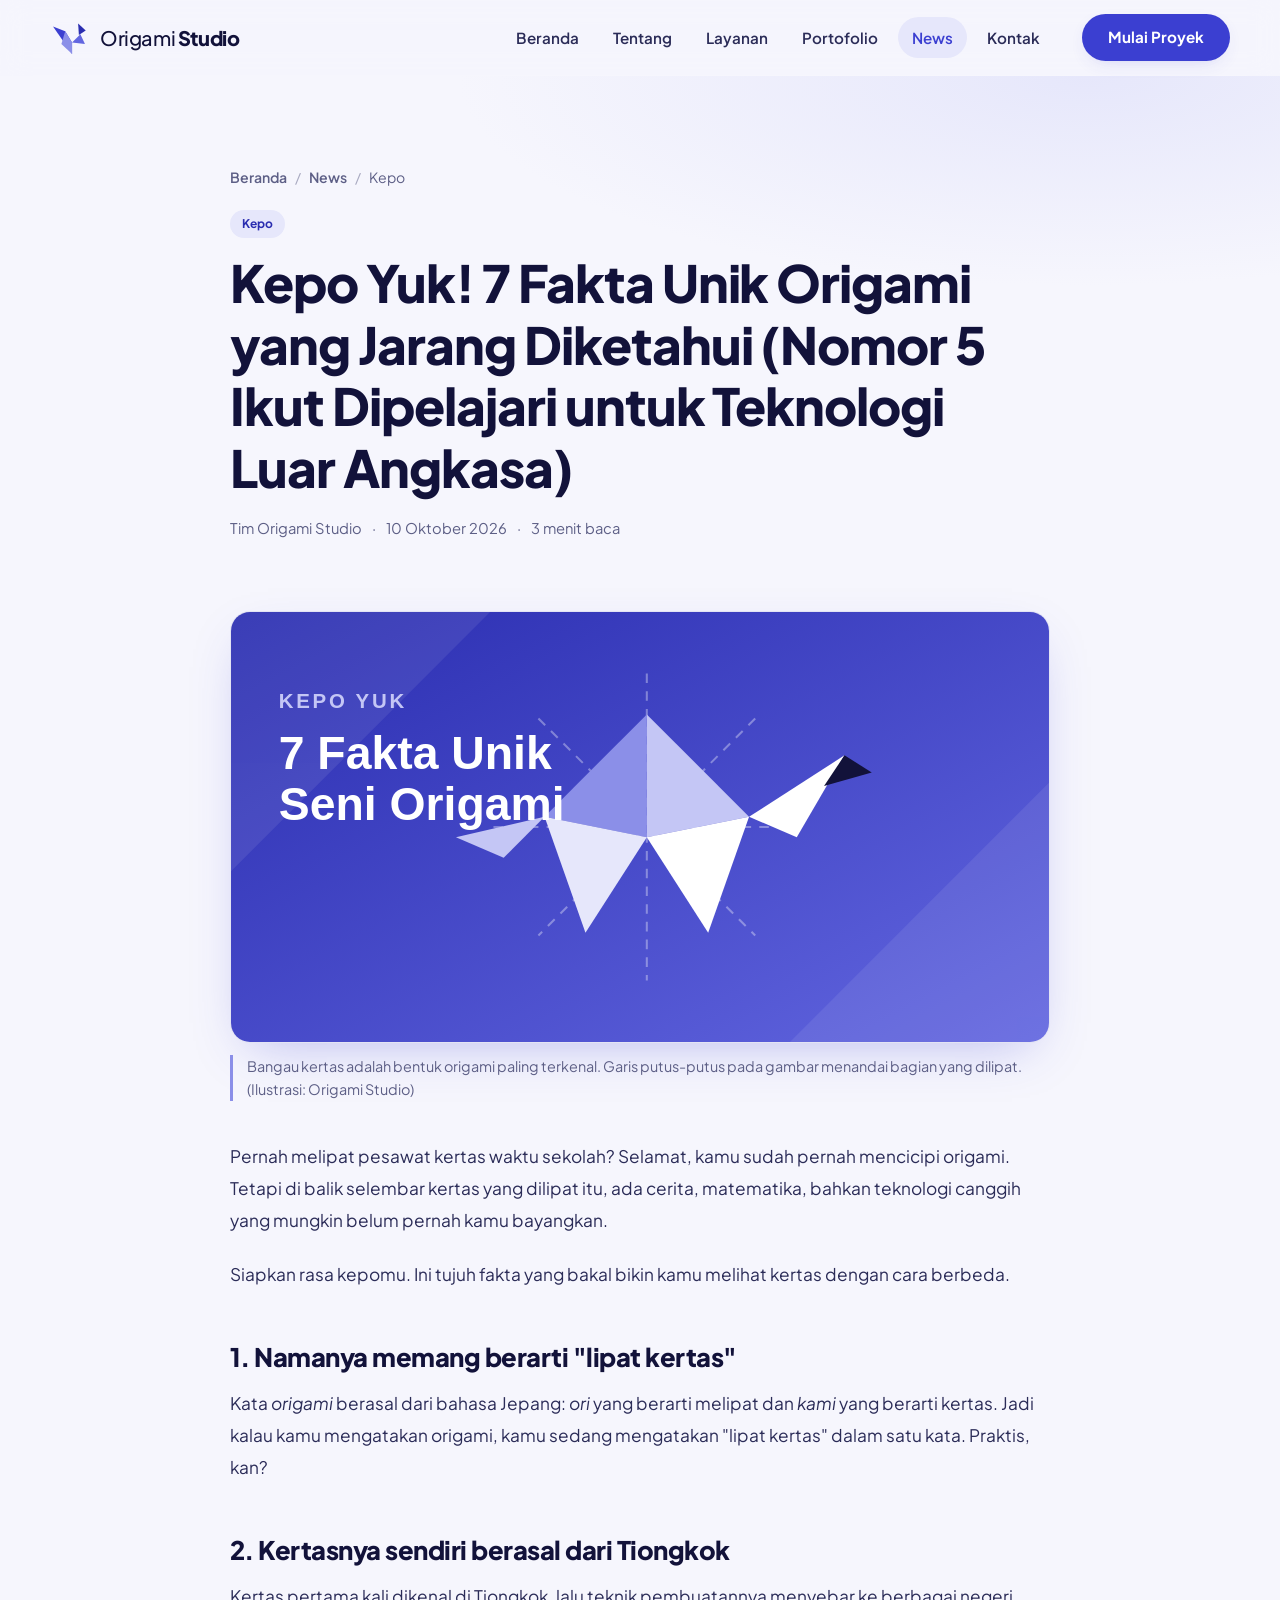
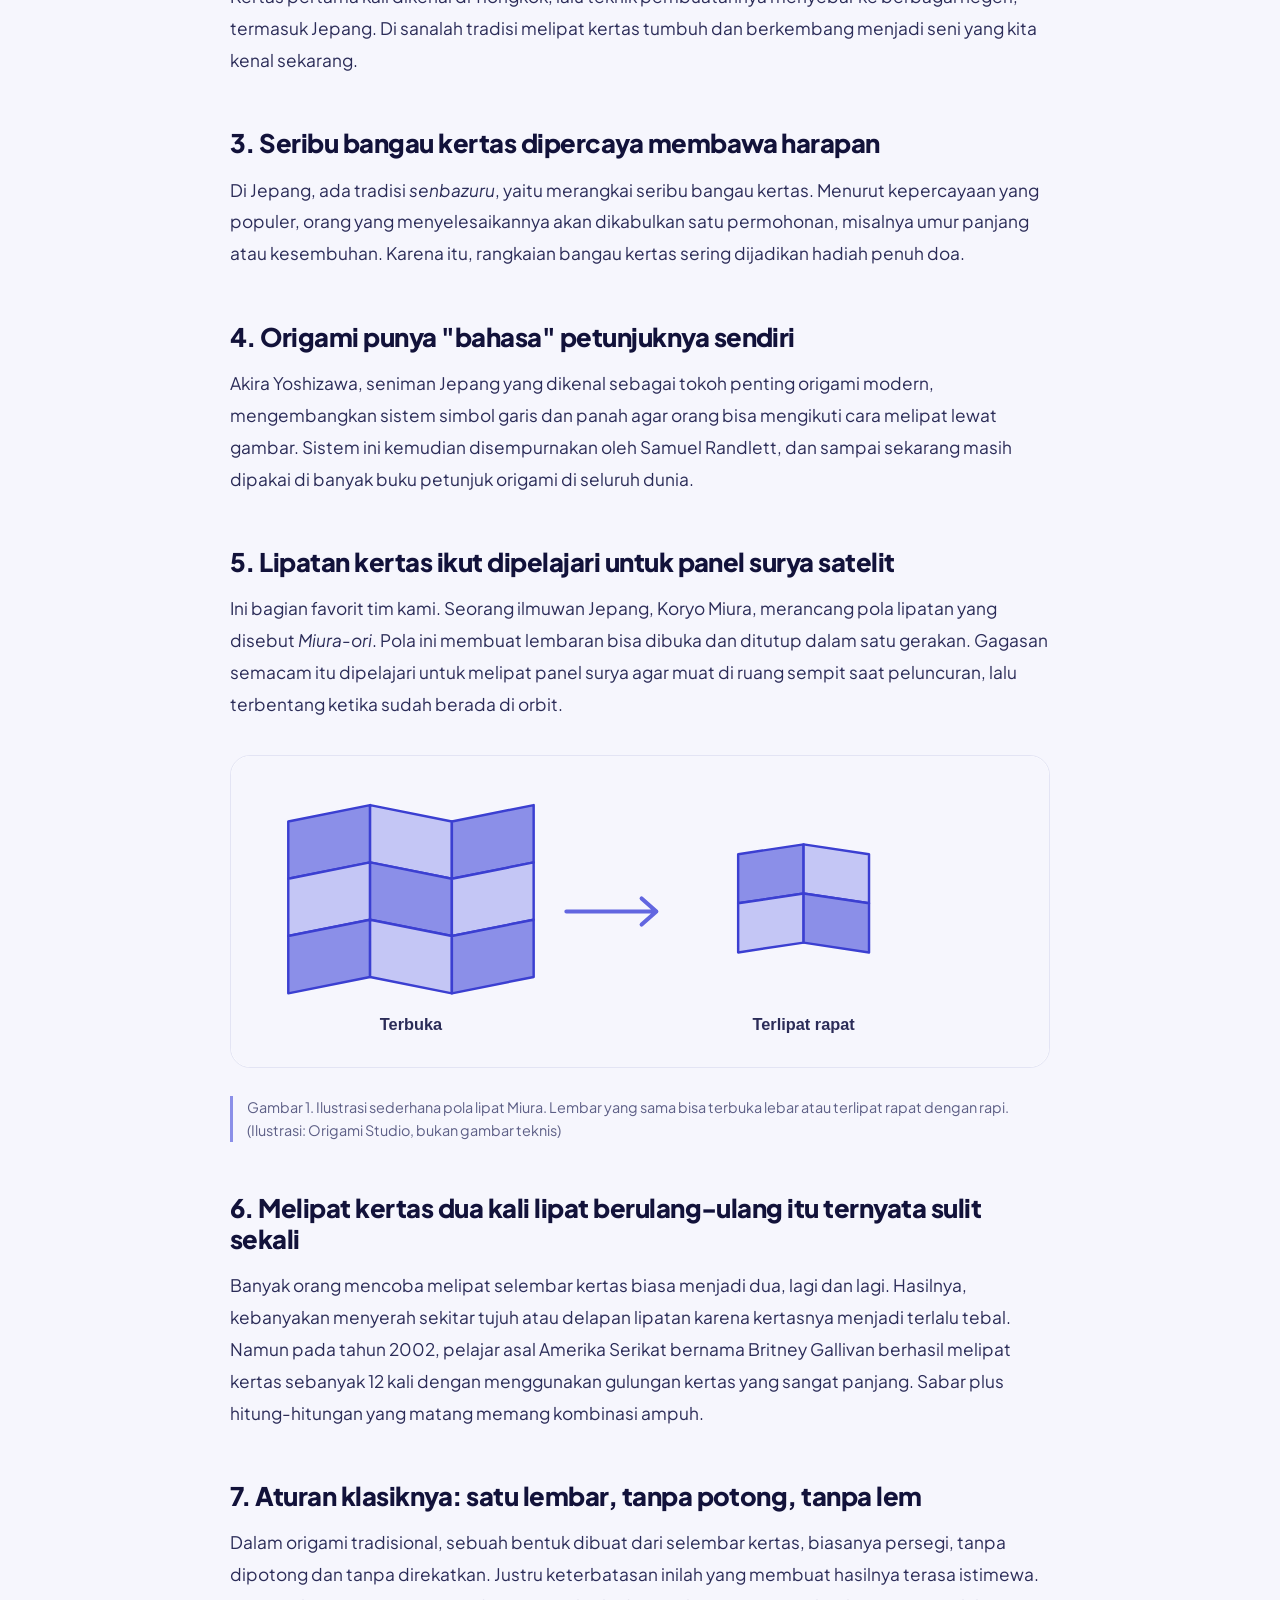
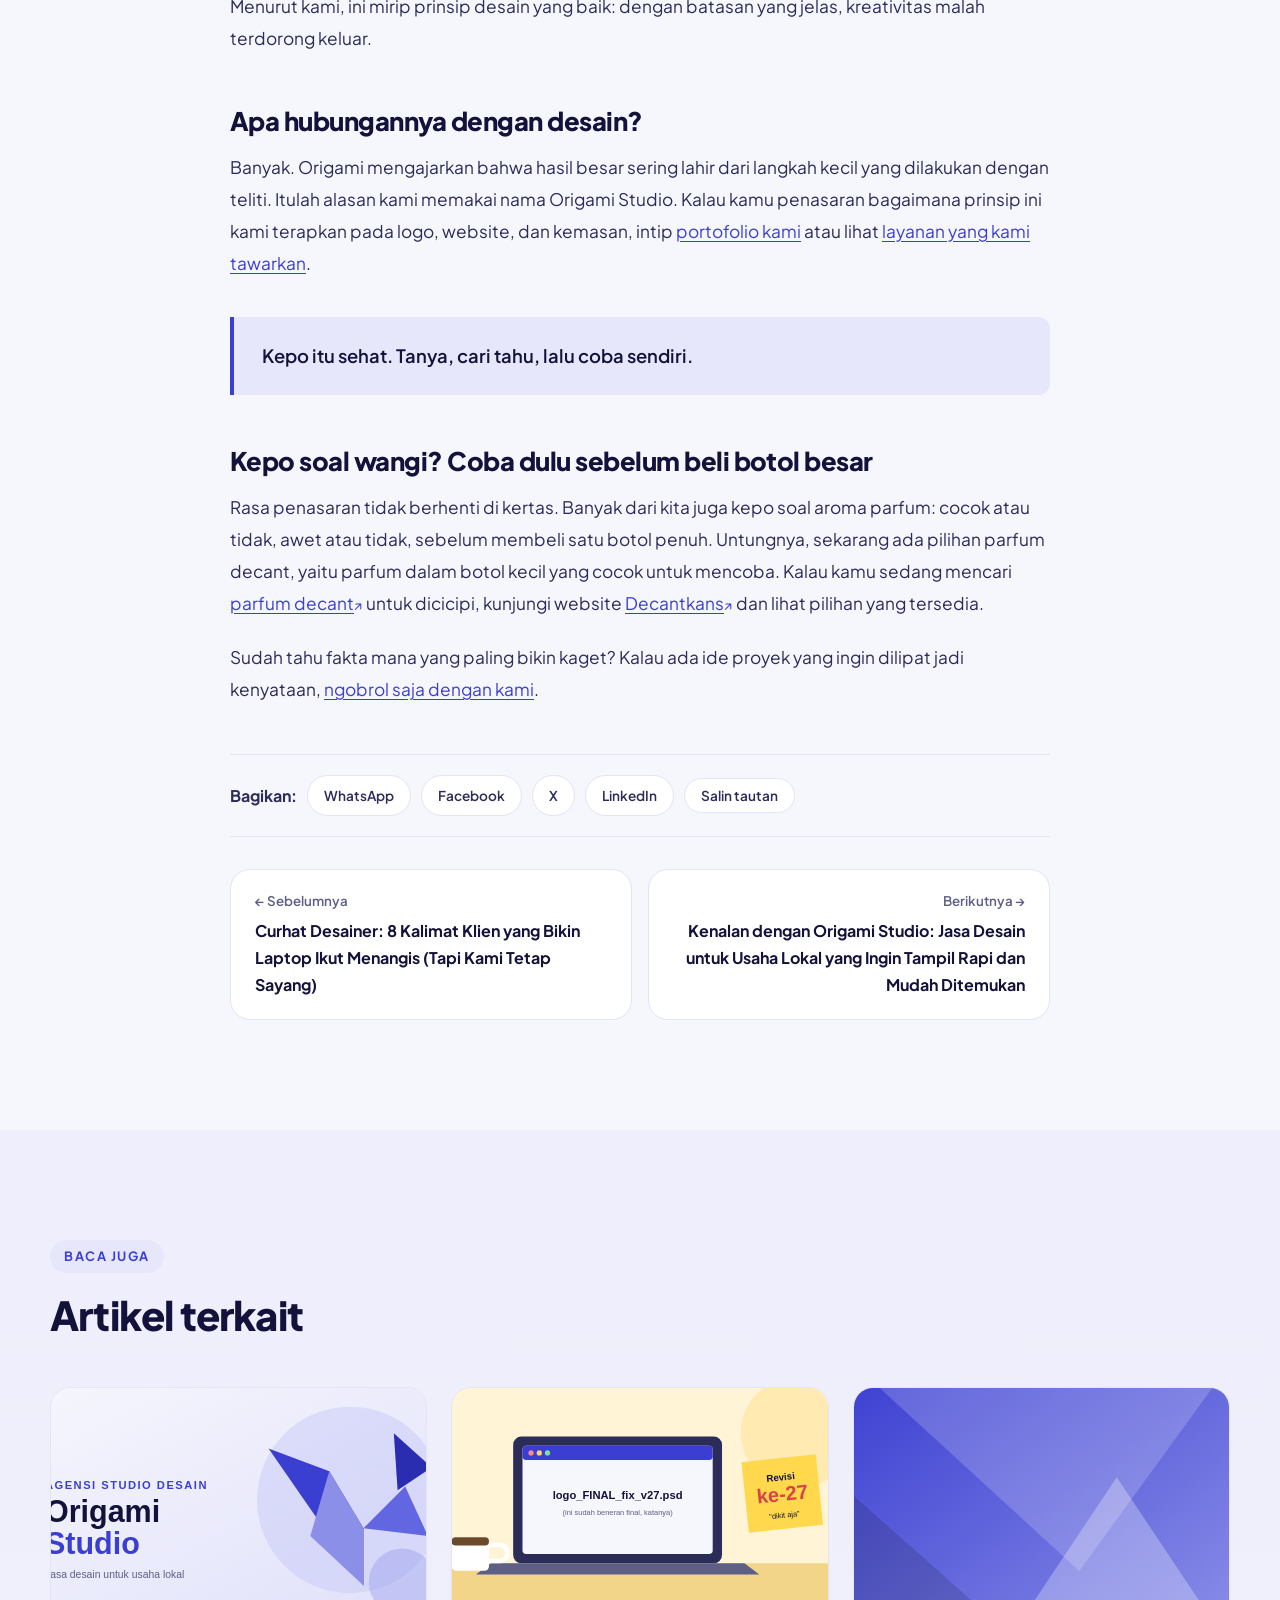
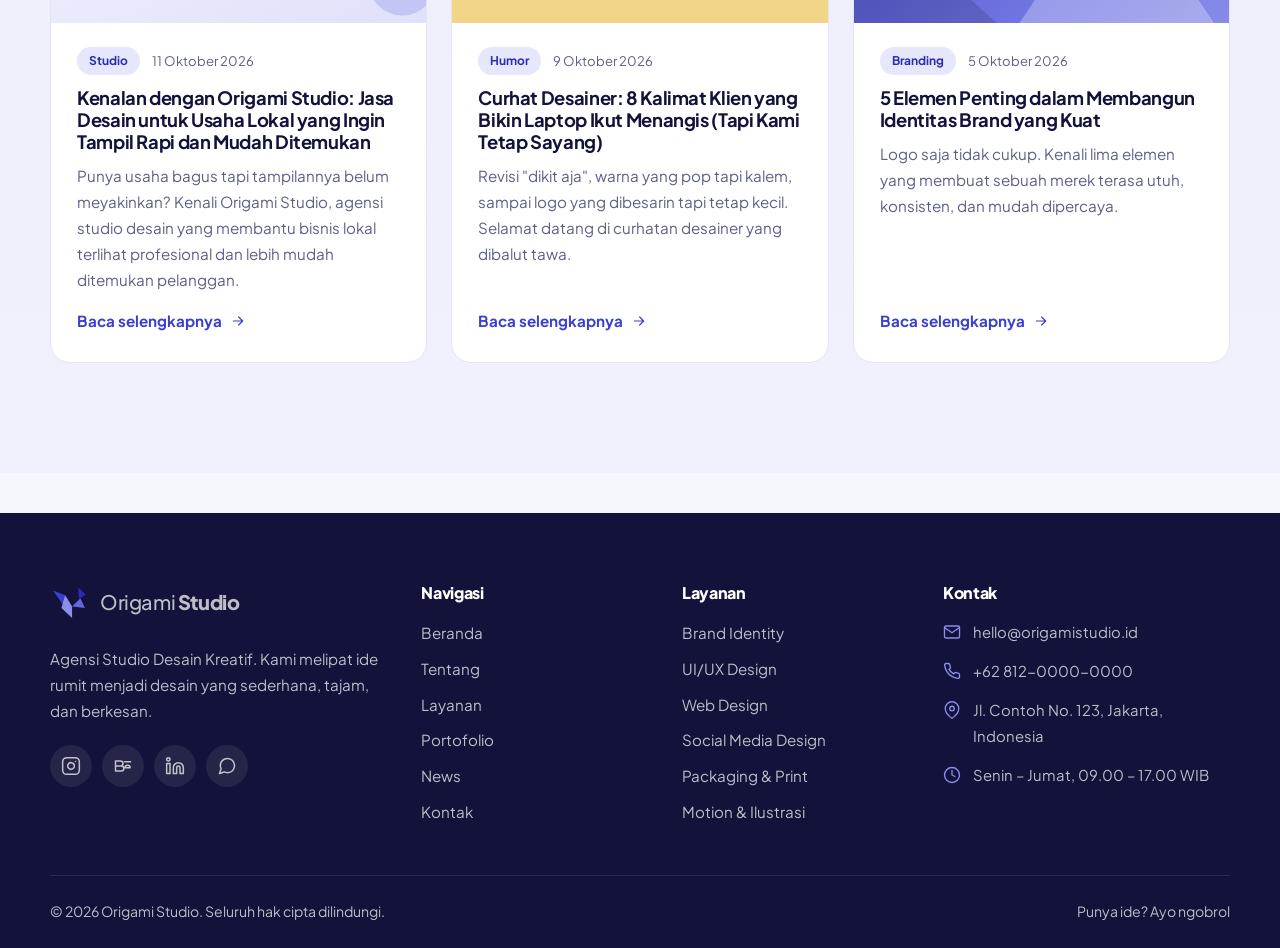
<file: news/kepo-yuk-7-fakta-unik-seni-origami.html>
<!DOCTYPE html>
<html lang="id">
<head>
    <meta charset="utf-8">
    <meta name="viewport" content="width=device-width, initial-scale=1">
    <title>Kepo Yuk! 7 Fakta Unik Origami yang Jarang Diketahui (Nomor 5 Ikut Dipelajari untuk Teknologi Luar Angkasa) — Origami Studio</title>
    <meta name="description" content="Origami ternyata bukan sekadar kerajinan kertas. Dari asal-usul namanya sampai dipakai untuk melipat panel surya satelit, ini tujuh fakta yang bikin kamu bilang: baru tahu!">
        <meta name="theme-color" content="#3b3fd1">
    <link rel="canonical" href="https://origamistudio.id/news/kepo-yuk-7-fakta-unik-seni-origami.html">
    <link rel="icon" type="image/svg+xml" href="../assets/img/favicon.svg">

    <meta property="og:site_name" content="Origami Studio">
    <meta property="og:type" content="article">
    <meta property="og:title" content="Kepo Yuk! 7 Fakta Unik Origami yang Jarang Diketahui (Nomor 5 Ikut Dipelajari untuk Teknologi Luar Angkasa) — Origami Studio">
    <meta property="og:description" content="Origami ternyata bukan sekadar kerajinan kertas. Dari asal-usul namanya sampai dipakai untuk melipat panel surya satelit, ini tujuh fakta yang bikin kamu bilang: baru tahu!">
    <meta property="og:url" content="https://origamistudio.id/news/kepo-yuk-7-fakta-unik-seni-origami.html">
    <meta property="og:locale" content="id_ID">
    <meta property="og:image" content="https://origamistudio.id/assets/img/news/cover-kepo-origami.svg">    <meta name="twitter:card" content="summary_large_image">

    <link rel="preconnect" href="https://fonts.googleapis.com">
    <link rel="preconnect" href="https://fonts.gstatic.com" crossorigin>
    <link href="https://fonts.googleapis.com/css2?family=Plus+Jakarta+Sans:wght@400;500;600;700;800&display=swap" rel="stylesheet">
    <link rel="stylesheet" href="../assets/css/style.css">
    <script>document.documentElement.className = 'js';</script>
    <script type="application/ld+json">{"@context":"https://schema.org","@type":"BlogPosting","headline":"Kepo Yuk! 7 Fakta Unik Origami yang Jarang Diketahui (Nomor 5 Ikut Dipelajari untuk Teknologi Luar Angkasa)","description":"Origami ternyata bukan sekadar kerajinan kertas. Dari asal-usul namanya sampai dipakai untuk melipat panel surya satelit, ini tujuh fakta yang bikin kamu bilang: baru tahu!","datePublished":"2026-10-10","author":{"@type":"Organization","name":"Tim Origami Studio"},"publisher":{"@type":"Organization","name":"Origami Studio"},"mainEntityOfPage":"https://origamistudio.id/news/kepo-yuk-7-fakta-unik-seni-origami.html"}</script></head>
<body>
<a class="skip-link" href="#main">Lewati ke konten</a>

<header class="site-header" id="siteHeader">
    <div class="container header-inner">
        <a class="brand" href="../index.html" aria-label="Origami Studio — Beranda">
            <svg class="logo-mark" width="38" height="38" viewBox="0 0 100 100" role="img" aria-label="Logo Origami Studio"><polygon points="8,20 40,32 58,62 58,92" fill="#3b3fd1"/><polygon points="40,32 58,62 58,92 30,66" fill="#8b8fe8"/><polygon points="58,62 80,40 92,66" fill="#6266e0"/><polygon points="74,12 94,30 76,42" fill="#2a2db0"/></svg>            <span class="brand-text">Origami <strong>Studio</strong></span>
        </a>

        <nav class="main-nav" id="mainNav" aria-label="Navigasi utama">
            <ul>
                                    <li>
                        <a href="../index.html" class="">Beranda</a>
                    </li>
                                    <li>
                        <a href="../about.html" class="">Tentang</a>
                    </li>
                                    <li>
                        <a href="../services.html" class="">Layanan</a>
                    </li>
                                    <li>
                        <a href="../portfolio.html" class="">Portofolio</a>
                    </li>
                                    <li>
                        <a href="../news.html" class="active" aria-current="page">News</a>
                    </li>
                                    <li>
                        <a href="../contact.html" class="">Kontak</a>
                    </li>
                            </ul>
            <a class="btn btn-primary nav-cta" href="../contact.html">Mulai Proyek</a>
        </nav>

        <button class="nav-toggle" id="navToggle" aria-label="Buka menu" aria-expanded="false" aria-controls="mainNav">
            <span></span><span></span><span></span>
        </button>
    </div>
</header>

<main id="main">

    <section class="page-hero article-hero">
        <div class="container narrow">
            <nav class="breadcrumb" aria-label="Breadcrumb">
                <a href="../index.html">Beranda</a> <span>/</span>
                <a href="../news.html">News</a> <span>/</span>
                Kepo            </nav>
            <span class="tag">Kepo</span>
            <h1>Kepo Yuk! 7 Fakta Unik Origami yang Jarang Diketahui (Nomor 5 Ikut Dipelajari untuk Teknologi Luar Angkasa)</h1>
            <div class="article-meta">
                <span>Tim Origami Studio</span>
                <span>·</span>
                <time datetime="2026-10-10">10 Oktober 2026</time>
                <span>·</span>
                <span>3 menit baca</span>
            </div>
        </div>
    </section>

    <section class="section article-section">
        <div class="container narrow">
                            <figure class="figure article-figure">
                    <img class="article-cover" src="../assets/img/news/cover-kepo-origami.svg" alt="Ilustrasi bangau kertas geometris dengan garis lipatan putus-putus di atas latar biru" width="1200" height="630">
                                            <figcaption>Bangau kertas adalah bentuk origami paling terkenal. Garis putus-putus pada gambar menandai bagian yang dilipat. (Ilustrasi: Origami Studio)</figcaption>
                                    </figure>
            
            <article class="prose">
                <p>Pernah melipat pesawat kertas waktu sekolah? Selamat, kamu sudah pernah mencicipi origami. Tetapi di balik selembar kertas yang dilipat itu, ada cerita, matematika, bahkan teknologi canggih yang mungkin belum pernah kamu bayangkan.</p>

<p>Siapkan rasa kepomu. Ini tujuh fakta yang bakal bikin kamu melihat kertas dengan cara berbeda.</p>

<h2>1. Namanya memang berarti &quot;lipat kertas&quot;</h2>
<p>Kata <em>origami</em> berasal dari bahasa Jepang: <em>ori</em> yang berarti melipat dan <em>kami</em> yang berarti kertas. Jadi kalau kamu mengatakan origami, kamu sedang mengatakan &quot;lipat kertas&quot; dalam satu kata. Praktis, kan?</p>

<h2>2. Kertasnya sendiri berasal dari Tiongkok</h2>
<p>Kertas pertama kali dikenal di Tiongkok, lalu teknik pembuatannya menyebar ke berbagai negeri, termasuk Jepang. Di sanalah tradisi melipat kertas tumbuh dan berkembang menjadi seni yang kita kenal sekarang.</p>

<h2>3. Seribu bangau kertas dipercaya membawa harapan</h2>
<p>Di Jepang, ada tradisi <em>senbazuru</em>, yaitu merangkai seribu bangau kertas. Menurut kepercayaan yang populer, orang yang menyelesaikannya akan dikabulkan satu permohonan, misalnya umur panjang atau kesembuhan. Karena itu, rangkaian bangau kertas sering dijadikan hadiah penuh doa.</p>

<h2>4. Origami punya &quot;bahasa&quot; petunjuknya sendiri</h2>
<p>Akira Yoshizawa, seniman Jepang yang dikenal sebagai tokoh penting origami modern, mengembangkan sistem simbol garis dan panah agar orang bisa mengikuti cara melipat lewat gambar. Sistem ini kemudian disempurnakan oleh Samuel Randlett, dan sampai sekarang masih dipakai di banyak buku petunjuk origami di seluruh dunia.</p>

<h2>5. Lipatan kertas ikut dipelajari untuk panel surya satelit</h2>
<p>Ini bagian favorit tim kami. Seorang ilmuwan Jepang, Koryo Miura, merancang pola lipatan yang disebut <em>Miura-ori</em>. Pola ini membuat lembaran bisa dibuka dan ditutup dalam satu gerakan. Gagasan semacam itu dipelajari untuk melipat panel surya agar muat di ruang sempit saat peluncuran, lalu terbentang ketika sudah berada di orbit.</p>

<figure class="figure">
  <img src="../assets/img/news/pola-lipat-miura.svg" alt="Ilustrasi pola lipat Miura: lembar terbuka di sebelah kiri dan lembar yang sama terlipat rapat di sebelah kanan" width="1000" height="380" loading="lazy">
  <figcaption>Gambar 1. Ilustrasi sederhana pola lipat Miura. Lembar yang sama bisa terbuka lebar atau terlipat rapat dengan rapi. (Ilustrasi: Origami Studio, bukan gambar teknis)</figcaption>
</figure>

<h2>6. Melipat kertas dua kali lipat berulang-ulang itu ternyata sulit sekali</h2>
<p>Banyak orang mencoba melipat selembar kertas biasa menjadi dua, lagi dan lagi. Hasilnya, kebanyakan menyerah sekitar tujuh atau delapan lipatan karena kertasnya menjadi terlalu tebal. Namun pada tahun 2002, pelajar asal Amerika Serikat bernama Britney Gallivan berhasil melipat kertas sebanyak 12 kali dengan menggunakan gulungan kertas yang sangat panjang. Sabar plus hitung-hitungan yang matang memang kombinasi ampuh.</p>

<h2>7. Aturan klasiknya: satu lembar, tanpa potong, tanpa lem</h2>
<p>Dalam origami tradisional, sebuah bentuk dibuat dari selembar kertas, biasanya persegi, tanpa dipotong dan tanpa direkatkan. Justru keterbatasan inilah yang membuat hasilnya terasa istimewa. Menurut kami, ini mirip prinsip desain yang baik: dengan batasan yang jelas, kreativitas malah terdorong keluar.</p>

<h2>Apa hubungannya dengan desain?</h2>
<p>Banyak. Origami mengajarkan bahwa hasil besar sering lahir dari langkah kecil yang dilakukan dengan teliti. Itulah alasan kami memakai nama Origami Studio. Kalau kamu penasaran bagaimana prinsip ini kami terapkan pada logo, website, dan kemasan, intip <a href="../portfolio.html">portofolio kami</a> atau lihat <a href="../services.html">layanan yang kami tawarkan</a>.</p>

<blockquote>Kepo itu sehat. Tanya, cari tahu, lalu coba sendiri.</blockquote>

<h2>Kepo soal wangi? Coba dulu sebelum beli botol besar</h2>
<p>Rasa penasaran tidak berhenti di kertas. Banyak dari kita juga kepo soal aroma parfum: cocok atau tidak, awet atau tidak, sebelum membeli satu botol penuh. Untungnya, sekarang ada pilihan parfum decant, yaitu parfum dalam botol kecil yang cocok untuk mencoba. Kalau kamu sedang mencari <a href="http://parfumdecant.onlinewebshop.net/" target="_blank" rel="noopener">parfum decant</a> untuk dicicipi, kunjungi website <a href="http://parfumdecant.onlinewebshop.net/" target="_blank" rel="noopener">Decantkans</a> dan lihat pilihan yang tersedia.</p>

<p>Sudah tahu fakta mana yang paling bikin kaget? Kalau ada ide proyek yang ingin dilipat jadi kenyataan, <a href="../contact.html">ngobrol saja dengan kami</a>.</p>            </article>

            <div class="share">
                <strong>Bagikan:</strong>
                <a href="https://wa.me/?text=Kepo%20Yuk%21%207%20Fakta%20Unik%20Origami%20yang%20Jarang%20Diketahui%20%28Nomor%205%20Ikut%20Dipelajari%20untuk%20Teknologi%20Luar%20Angkasa%29%20https%3A%2F%2Forigamistudio.id%2Fnews%2Fkepo-yuk-7-fakta-unik-seni-origami.html" target="_blank" rel="noopener noreferrer">WhatsApp</a>
                <a href="https://www.facebook.com/sharer/sharer.php?u=https%3A%2F%2Forigamistudio.id%2Fnews%2Fkepo-yuk-7-fakta-unik-seni-origami.html" target="_blank" rel="noopener noreferrer">Facebook</a>
                <a href="https://twitter.com/intent/tweet?text=Kepo%20Yuk%21%207%20Fakta%20Unik%20Origami%20yang%20Jarang%20Diketahui%20%28Nomor%205%20Ikut%20Dipelajari%20untuk%20Teknologi%20Luar%20Angkasa%29&url=https%3A%2F%2Forigamistudio.id%2Fnews%2Fkepo-yuk-7-fakta-unik-seni-origami.html" target="_blank" rel="noopener noreferrer">X</a>
                <a href="https://www.linkedin.com/sharing/share-offsite/?url=https%3A%2F%2Forigamistudio.id%2Fnews%2Fkepo-yuk-7-fakta-unik-seni-origami.html" target="_blank" rel="noopener noreferrer">LinkedIn</a>
                <button type="button" id="copyLink" data-url="https://origamistudio.id/news/kepo-yuk-7-fakta-unik-seni-origami.html">Salin tautan</button>
            </div>

            <nav class="post-nav" aria-label="Artikel lainnya">
                                    <a class="prev" href="../news/curhat-desainer-8-kalimat-klien-bikin-laptop-menangis.html"><small>← Sebelumnya</small><span>Curhat Desainer: 8 Kalimat Klien yang Bikin Laptop Ikut Menangis (Tapi Kami Tetap Sayang)</span></a>
                                                    <a class="next" href="../news/kenalan-dengan-origami-studio-jasa-desain-usaha-lokal.html"><small>Berikutnya →</small><span>Kenalan dengan Origami Studio: Jasa Desain untuk Usaha Lokal yang Ingin Tampil Rapi dan Mudah Ditemukan</span></a>
                            </nav>
        </div>
    </section>

        <section class="section section-tint">
        <div class="container">
            <div class="section-head reveal">
                <span class="eyebrow">Baca Juga</span>
                <h2>Artikel terkait</h2>
            </div>
            <div class="grid grid-3">
                <article class="card post-card reveal" data-cat="studio" data-search="kenalan dengan origami studio: jasa desain untuk usaha lokal yang ingin tampil rapi dan mudah ditemukan punya usaha bagus tapi tampilannya belum meyakinkan? kenali origami studio, agensi studio desain yang membantu bisnis lokal terlihat profesional dan lebih mudah ditemukan pelanggan. bayangkan ini: produk anda enak, layanan anda ramah, harga anda masuk akal. tetapi calon pelanggan melihat logo yang buram, feed media sosial yang warnanya berganti-ganti, dan website yang membuat mereka menutup halaman dalam hitungan detik. sayang sekali, bukan?

di situlah origami studio hadir. kami adalah agensi studio desain yang membantu usaha, terutama usaha lokal dan umkm, tampil rapi, meyakinkan, dan mudah ditemukan, baik di dunia nyata maupun di mesin pencari.

apa itu origami studio?
origami studio adalah studio desain kreatif yang menggabungkan strategi merek, desain visual, dan pengembangan website dalam satu tempat. kami tidak sekadar membuat tampilan yang enak dilihat. setiap garis, warna, dan huruf dipilih karena punya alasan, persis seperti lipatan pada selembar kertas origami: salah satu lipatan saja bisa mengubah bentuk akhirnya.

layanan yang bisa anda andalkan
berikut hal-hal yang bisa kami kerjakan untuk bisnis anda. detail lengkapnya ada di halaman layanan kami.

  brand identity: logo, palet warna, tipografi, dan panduan merek.
  ui/ux design: tampilan aplikasi dan website yang mudah dipakai.
  web design: company profile, landing page, dan toko online yang ringan di semua perangkat.
  social media design: template dan konten visual yang konsisten.
  packaging dan print: kemasan, brosur, katalog, dan materi cetak.
  motion dan ilustrasi: animasi singkat dan ilustrasi khas merek anda.


bagaimana cara kami bekerja?
kami percaya hasil yang bagus lahir dari proses yang jelas. anda selalu tahu kami sedang berada di tahap mana, dan anda dilibatkan sejak awal.


  
  gambar 1. empat tahap kerja origami studio, dari memahami bisnis anda sampai hasil siap dipakai.


desain bagus saja belum cukup, usaha lokal juga perlu mudah ditemukan
banyak pelanggan sekarang memulai pencarian dengan mengetik kebutuhan mereka di google, misalnya &amp;quot;jasa desain logo di kota saya&amp;quot;. karena itu, tampilan menarik perlu didukung dasar-dasar local seo yang sehat. beberapa langkah sederhana yang bisa langsung anda terapkan:

  samakan data usaha di mana pun. nama, alamat, dan nomor telepon sebaiknya konsisten di website, media sosial, dan profil bisnis anda.
  lengkapi profil bisnis di google. jam buka, foto, dan kategori usaha yang tepat membantu calon pelanggan percaya.
  pastikan website cepat dan nyaman di ponsel. pengunjung yang kesulitan membaca biasanya langsung pergi.
  rutin menulis konten yang berguna. artikel yang menjawab pertanyaan pelanggan membuat website anda lebih relevan.
  bangun tautan dari situs yang sejalan. saling merekomendasikan dengan sesama pelaku usaha adalah cara yang wajar dan sehat untuk dikenal lebih luas.


contoh semangat usaha lokal: decantkans
salah satu contoh yang sedang kami perhatikan adalah decantkans, website usaha parfum decant yang dikembangkan oleh kelompok kami. untuk usaha seperti ini, hal-hal di atas terasa nyata: tampilan toko online yang rapi, informasi produk yang jelas, dan kemudahan untuk ditemukan oleh orang yang sedang mencari wangi baru tanpa harus langsung membeli botol besar.
kalau anda penasaran seperti apa toko online usaha kecil bisa tampil, silakan mampir ke website parfum decant decantkans dan lihat sendiri.

usaha lokal tidak harus besar untuk terlihat profesional. cukup rapi, konsisten, dan mudah dihubungi.

siap melipat ide bisnis anda?
jika anda sedang merintis usaha, ingin menyegarkan merek yang sudah ada, atau butuh website yang benar-benar bekerja untuk bisnis, ceritakan kebutuhan anda. lihat dulu portofolio kami, lalu hubungi origami studio untuk konsultasi awal tanpa biaya. kami balas dalam 1x24 jam kerja.">
    <a class="post-thumb" href="../news/kenalan-dengan-origami-studio-jasa-desain-usaha-lokal.html" tabindex="-1" aria-hidden="true">
                    <img src="../assets/img/news/cover-kenalan-origami-studio.svg" alt="" loading="lazy">
            </a>
    <div class="post-body">
        <div class="post-meta">
            <span class="tag">Studio</span>
            <time datetime="2026-10-11">11 Oktober 2026</time>
        </div>
        <h3><a href="../news/kenalan-dengan-origami-studio-jasa-desain-usaha-lokal.html">Kenalan dengan Origami Studio: Jasa Desain untuk Usaha Lokal yang Ingin Tampil Rapi dan Mudah Ditemukan</a></h3>
        <p>Punya usaha bagus tapi tampilannya belum meyakinkan? Kenali Origami Studio, agensi studio desain yang membantu bisnis lokal terlihat profesional dan lebih mudah ditemukan pelanggan.</p>
        <a class="link-arrow" href="../news/kenalan-dengan-origami-studio-jasa-desain-usaha-lokal.html">Baca selengkapnya <svg class="icon icon-arrow" width="16" height="16" viewBox="0 0 24 24" fill="none" stroke="currentColor" stroke-width="1.8" stroke-linecap="round" stroke-linejoin="round" aria-hidden="true"><path d="M5 12h14M13 6l6 6-6 6"/></svg></a>
    </div>
</article>
<article class="card post-card reveal" data-cat="humor" data-search="curhat desainer: 8 kalimat klien yang bikin laptop ikut menangis (tapi kami tetap sayang) revisi &quot;dikit aja&quot;, warna yang pop tapi kalem, sampai logo yang dibesarin tapi tetap kecil. selamat datang di curhatan desainer yang dibalut tawa. peringatan dulu: artikel ini ditulis dengan penuh cinta, sedikit lelah, dan banyak kopi. kami sangat menghargai semua klien yang pernah bekerja sama dengan kami. tetapi sebagai manusia biasa yang tiap hari berhadapan dengan layar, ada beberapa kalimat yang diam-diam bikin kami menatap langit-langit.

tenang, ini hanya bercanda. silakan tertawa, lalu simpan baik-baik sebagai bahan introspeksi dua arah.

1. &amp;quot;revisinya dikit aja kok.&amp;quot;
artinya, dikit itu: ganti tata letak, ganti warna, ganti huruf, dan tolong sekalian ganti konsepnya. kalau dihitung, itu hampir desain baru. tetapi tidak apa-apa, kami masih tersenyum.


  
  gambar 1. grafik &amp;quot;ilmiah&amp;quot; tentang lamanya revisi dikit aja. murni lelucon dan bukan hasil penelitian. (ilustrasi humor: origami studio)


2. &amp;quot;logonya tolong dibesarin, tapi tetap kelihatan kecil ya.&amp;quot;
ini teka-teki tingkat dewa. kami sudah mencoba semua jurus, termasuk menggeser logo sedikit sambil berharap yang terbaik.

3. &amp;quot;warnanya yang pop, tapi kalem, tapi tetap mencolok.&amp;quot;
warna ini kami temukan di mana? di antara pelangi dan awan mendung, mungkin. kalau ketemu, kami kabari.

4. &amp;quot;referensinya seperti ini, tapi jangan sama persis.&amp;quot;
mirip tapi beda. beda tapi mirip. kami lalu merasa seperti detektif yang diminta mencari jejak yang tidak boleh ketahuan.

5. &amp;quot;bisa selesai malam ini? briefnya saya kirim besok.&amp;quot;
mesin waktu belum masuk daftar layanan kami. tetapi kalau suatu hari tersedia, kamu orang pertama yang kami hubungi.

6. &amp;quot;pokoknya simpel, tapi semua informasi harus masuk.&amp;quot;
satu halaman, dua puluh pesan. rasanya seperti memasukkan seluruh isi lemari ke dalam tas kecil, lalu disuruh membuatnya terlihat lega.

7. &amp;quot;anggarannya terbatas, tapi hasilnya harus kelas dunia.&amp;quot;
kami paham kok, semua usaha punya batas dana. kabar baiknya, desain yang bagus tidak selalu mahal. asal tujuan dan prioritasnya jelas, kami bisa mencarikan jalan tengah yang masuk akal.

8. &amp;quot;kok tulisannya nggak kelihatan?&amp;quot; (padahal itu putih di atas putih)
kami sudah pasrah dan memperbesar tombol zoom. kadang, hidup memang perlu sedikit kontras.

biar sama-sama senang: tiga hal yang membantu proyek lancar
setelah tertawa, ini bagian serius yang membuat kerja sama jadi jauh lebih mulus:

  tulis brief dengan jelas. siapa target pelanggan, apa tujuannya, dan apa yang tidak anda sukai.
  kumpulkan masukan jadi satu. revisi sekali jalan lebih cepat daripada tambahan sedikit-sedikit.
  percayai proses. desainer yang tahu tujuan anda biasanya bisa memberi solusi yang tidak terpikirkan sebelumnya.

mau mulai proyek dengan brief yang rapi? kirim cerita anda lewat formulir kontak kami, atau lihat dulu daftar layanan origami studio.

penutup: kalau revisi sudah terasa &amp;quot;gosong&amp;quot;, saatnya refresh
desainer juga butuh jeda. setelah revisi ke-27, kadang yang kami perlukan hanyalah udara segar, kopi hangat, dan semprotan wangi favorit supaya kepala adem lagi. bicara soal wangi, kalau kamu ingin mencoba aroma baru tanpa komitmen botol besar, intip parfum decant dari decantkans. siapa tahu wanginya cocok untuk menemani kamu begadang menunggu revisi berikutnya.

klien yang baik dan desainer yang sabar adalah kombinasi terbaik. sisanya tinggal kopi.">
    <a class="post-thumb" href="../news/curhat-desainer-8-kalimat-klien-bikin-laptop-menangis.html" tabindex="-1" aria-hidden="true">
                    <img src="../assets/img/news/cover-curhat-desainer.svg" alt="" loading="lazy">
            </a>
    <div class="post-body">
        <div class="post-meta">
            <span class="tag">Humor</span>
            <time datetime="2026-10-09">9 Oktober 2026</time>
        </div>
        <h3><a href="../news/curhat-desainer-8-kalimat-klien-bikin-laptop-menangis.html">Curhat Desainer: 8 Kalimat Klien yang Bikin Laptop Ikut Menangis (Tapi Kami Tetap Sayang)</a></h3>
        <p>Revisi &quot;dikit aja&quot;, warna yang pop tapi kalem, sampai logo yang dibesarin tapi tetap kecil. Selamat datang di curhatan desainer yang dibalut tawa.</p>
        <a class="link-arrow" href="../news/curhat-desainer-8-kalimat-klien-bikin-laptop-menangis.html">Baca selengkapnya <svg class="icon icon-arrow" width="16" height="16" viewBox="0 0 24 24" fill="none" stroke="currentColor" stroke-width="1.8" stroke-linecap="round" stroke-linejoin="round" aria-hidden="true"><path d="M5 12h14M13 6l6 6-6 6"/></svg></a>
    </div>
</article>
<article class="card post-card reveal" data-cat="branding" data-search="5 elemen penting dalam membangun identitas brand yang kuat logo saja tidak cukup. kenali lima elemen yang membuat sebuah merek terasa utuh, konsisten, dan mudah dipercaya. banyak pemilik usaha mengira identitas brand sama dengan logo. padahal, logo hanyalah satu bagian dari sistem yang lebih besar. identitas brand yang kuat terbentuk dari kombinasi elemen yang bekerja bersama, sehingga pelanggan mengenali anda di mana pun mereka bertemu dengan bisnis anda.

1. positioning yang jelas
sebelum membuka aplikasi desain, tentukan dulu siapa target pelanggan anda, masalah apa yang anda selesaikan, dan apa yang membedakan anda dari kompetitor. positioning yang tajam akan memandu semua keputusan visual setelahnya.

2. logo yang sederhana dan fleksibel
logo yang baik mudah dikenali pada ukuran kecil seperti ikon profil, dan tetap terbaca ketika dicetak besar di papan nama. siapkan juga variasinya: versi horizontal, vertikal, ikon saja, serta versi satu warna.

3. palet warna yang konsisten
pilih satu warna utama, satu atau dua warna pendukung, dan warna netral. konsistensi warna membantu otak pelanggan mengasosiasikan warna tertentu dengan merek anda.

4. tipografi yang selaras
cukup dua jenis huruf: satu untuk judul dan satu untuk teks isi. pastikan keduanya nyaman dibaca di layar maupun cetak.

5. gaya visual dan suara merek
gaya foto, ilustrasi, ikon, hingga cara anda menulis caption ikut membentuk kepribadian merek. dokumentasikan semuanya dalam brand guideline agar tim dan mitra kreatif bekerja dengan acuan yang sama.

merek yang konsisten terasa profesional, dan profesionalisme membangun kepercayaan.

ingin membangun identitas brand dari nol atau menyegarkan yang sudah ada? tim kami siap membantu dari riset sampai panduan merek lengkap.">
    <a class="post-thumb" href="../news/elemen-identitas-brand-yang-kuat.html" tabindex="-1" aria-hidden="true">
                    <svg class="thumb-svg" viewBox="0 0 200 150" preserveAspectRatio="xMidYMid slice" aria-hidden="true"><defs><linearGradient id="g9b031edb" x1="0" y1="0" x2="1" y2="1"><stop offset="0" stop-color="#3b3fd1"/><stop offset="1" stop-color="#8b8fe8"/></linearGradient></defs><rect width="200" height="150" fill="url(#g9b031edb)"/><polygon points="0,0 200,0 120,110" fill="rgba(255,255,255,.18)"/><polygon points="200,150 80,150 140,60" fill="rgba(255,255,255,.28)"/><polygon points="0,150 90,150 0,70" fill="rgba(0,0,0,.14)"/></svg>            </a>
    <div class="post-body">
        <div class="post-meta">
            <span class="tag">Branding</span>
            <time datetime="2026-10-05">5 Oktober 2026</time>
        </div>
        <h3><a href="../news/elemen-identitas-brand-yang-kuat.html">5 Elemen Penting dalam Membangun Identitas Brand yang Kuat</a></h3>
        <p>Logo saja tidak cukup. Kenali lima elemen yang membuat sebuah merek terasa utuh, konsisten, dan mudah dipercaya.</p>
        <a class="link-arrow" href="../news/elemen-identitas-brand-yang-kuat.html">Baca selengkapnya <svg class="icon icon-arrow" width="16" height="16" viewBox="0 0 24 24" fill="none" stroke="currentColor" stroke-width="1.8" stroke-linecap="round" stroke-linejoin="round" aria-hidden="true"><path d="M5 12h14M13 6l6 6-6 6"/></svg></a>
    </div>
</article>
            </div>
        </div>
    </section>
    
    </main>

<footer class="site-footer">
    <div class="container footer-grid">
        <div class="footer-brand">
            <a class="brand brand-light" href="../index.html">
                <svg class="logo-mark" width="38" height="38" viewBox="0 0 100 100" role="img" aria-label="Logo Origami Studio"><polygon points="8,20 40,32 58,62 58,92" fill="#3b3fd1"/><polygon points="40,32 58,62 58,92 30,66" fill="#8b8fe8"/><polygon points="58,62 80,40 92,66" fill="#6266e0"/><polygon points="74,12 94,30 76,42" fill="#2a2db0"/></svg>                <span class="brand-text">Origami <strong>Studio</strong></span>
            </a>
            <p>Agensi Studio Desain Kreatif. Kami melipat ide rumit menjadi desain yang sederhana, tajam, dan berkesan.</p>
            <ul class="social">
                                                            <li><a href="https://instagram.com/origamistudio" target="_blank" rel="noopener noreferrer" aria-label="Instagram"><svg class="icon icon-instagram" width="20" height="20" viewBox="0 0 24 24" fill="none" stroke="currentColor" stroke-width="1.8" stroke-linecap="round" stroke-linejoin="round" aria-hidden="true"><rect x="2" y="2" width="20" height="20" rx="5"/><path d="M16 11.37A4 4 0 1 1 12.63 8 4 4 0 0 1 16 11.37z"/><path d="M17.5 6.5h.01"/></svg></a></li>
                                                                                <li><a href="https://behance.net/origamistudio" target="_blank" rel="noopener noreferrer" aria-label="Behance"><svg class="icon icon-behance" width="20" height="20" viewBox="0 0 24 24" fill="none" stroke="currentColor" stroke-width="1.8" stroke-linecap="round" stroke-linejoin="round" aria-hidden="true"><path d="M3 6h6a3 3 0 0 1 0 6H3zM3 12h7a3 3 0 0 1 0 6H3zM14 7h7M14.5 14a3 3 0 0 1 6 0h-6z"/></svg></a></li>
                                                                                <li><a href="https://linkedin.com/company/origamistudio" target="_blank" rel="noopener noreferrer" aria-label="LinkedIn"><svg class="icon icon-linkedin" width="20" height="20" viewBox="0 0 24 24" fill="none" stroke="currentColor" stroke-width="1.8" stroke-linecap="round" stroke-linejoin="round" aria-hidden="true"><path d="M16 8a6 6 0 0 1 6 6v7h-4v-7a2 2 0 0 0-2-2 2 2 0 0 0-2 2v7h-4v-7a6 6 0 0 1 6-6z"/><rect x="2" y="9" width="4" height="12"/><circle cx="4" cy="4" r="2"/></svg></a></li>
                                                                                        <li><a href="https://wa.me/6281200000000?text=Halo%20Origami%20Studio%2C%20saya%20ingin%20berdiskusi%20tentang%20proyek%20desain." target="_blank" rel="noopener noreferrer" aria-label="WhatsApp"><svg class="icon icon-whatsapp" width="20" height="20" viewBox="0 0 24 24" fill="none" stroke="currentColor" stroke-width="1.8" stroke-linecap="round" stroke-linejoin="round" aria-hidden="true"><path d="M21 11.5a8.38 8.38 0 0 1-.9 3.8 8.5 8.5 0 0 1-7.6 4.7 8.38 8.38 0 0 1-3.8-.9L3 21l1.9-5.7a8.38 8.38 0 0 1-.9-3.8 8.5 8.5 0 0 1 4.7-7.6 8.38 8.38 0 0 1 3.8-.9h.5a8.48 8.48 0 0 1 8 8v.5z"/></svg></a></li>
            </ul>
        </div>

        <div>
            <h4>Navigasi</h4>
            <ul class="footer-links">
                                    <li><a href="../index.html">Beranda</a></li>
                                    <li><a href="../about.html">Tentang</a></li>
                                    <li><a href="../services.html">Layanan</a></li>
                                    <li><a href="../portfolio.html">Portofolio</a></li>
                                    <li><a href="../news.html">News</a></li>
                                    <li><a href="../contact.html">Kontak</a></li>
                            </ul>
        </div>

        <div>
            <h4>Layanan</h4>
            <ul class="footer-links">
                                    <li><a href="../services.html#branding">Brand Identity</a></li>
                                    <li><a href="../services.html#ui-ux">UI/UX Design</a></li>
                                    <li><a href="../services.html#web-design">Web Design</a></li>
                                    <li><a href="../services.html#social-media">Social Media Design</a></li>
                                    <li><a href="../services.html#packaging">Packaging &amp; Print</a></li>
                                    <li><a href="../services.html#motion">Motion &amp; Ilustrasi</a></li>
                            </ul>
        </div>

        <div>
            <h4>Kontak</h4>
            <ul class="footer-contact">
                <li><svg class="icon icon-mail" width="18" height="18" viewBox="0 0 24 24" fill="none" stroke="currentColor" stroke-width="1.8" stroke-linecap="round" stroke-linejoin="round" aria-hidden="true"><path d="M4 4h16a2 2 0 0 1 2 2v12a2 2 0 0 1-2 2H4a2 2 0 0 1-2-2V6a2 2 0 0 1 2-2z"/><path d="M22 6l-10 7L2 6"/></svg> <a href="mailto:hello@origamistudio.id">hello@origamistudio.id</a></li>
                <li><svg class="icon icon-phone" width="18" height="18" viewBox="0 0 24 24" fill="none" stroke="currentColor" stroke-width="1.8" stroke-linecap="round" stroke-linejoin="round" aria-hidden="true"><path d="M22 16.92v3a2 2 0 0 1-2.18 2 19.79 19.79 0 0 1-8.63-3.07 19.5 19.5 0 0 1-6-6 19.79 19.79 0 0 1-3.07-8.67A2 2 0 0 1 4.11 2h3a2 2 0 0 1 2 1.72c.127.96.361 1.903.7 2.81a2 2 0 0 1-.45 2.11L8.09 9.91a16 16 0 0 0 6 6l1.27-1.27a2 2 0 0 1 2.11-.45c.907.339 1.85.573 2.81.7A2 2 0 0 1 22 16.92z"/></svg> <a href="tel:+6281200000000">+62 812-0000-0000</a></li>
                <li><svg class="icon icon-pin" width="18" height="18" viewBox="0 0 24 24" fill="none" stroke="currentColor" stroke-width="1.8" stroke-linecap="round" stroke-linejoin="round" aria-hidden="true"><path d="M21 10c0 7-9 13-9 13s-9-6-9-13a9 9 0 0 1 18 0z"/><circle cx="12" cy="10" r="3"/></svg> <span>Jl. Contoh No. 123, Jakarta, Indonesia</span></li>
                <li><svg class="icon icon-clock" width="18" height="18" viewBox="0 0 24 24" fill="none" stroke="currentColor" stroke-width="1.8" stroke-linecap="round" stroke-linejoin="round" aria-hidden="true"><circle cx="12" cy="12" r="10"/><path d="M12 6v6l4 2"/></svg> <span>Senin – Jumat, 09.00 – 17.00 WIB</span></li>
            </ul>
        </div>
    </div>
    <div class="container footer-bottom">
        <p>&copy; 2026 Origami Studio. Seluruh hak cipta dilindungi.</p>
        <p><a href="../contact.html">Punya ide? Ayo ngobrol</a></p>
    </div>
</footer>

<script src="../assets/js/main.js" defer></script>
</body>
</html>
</file>
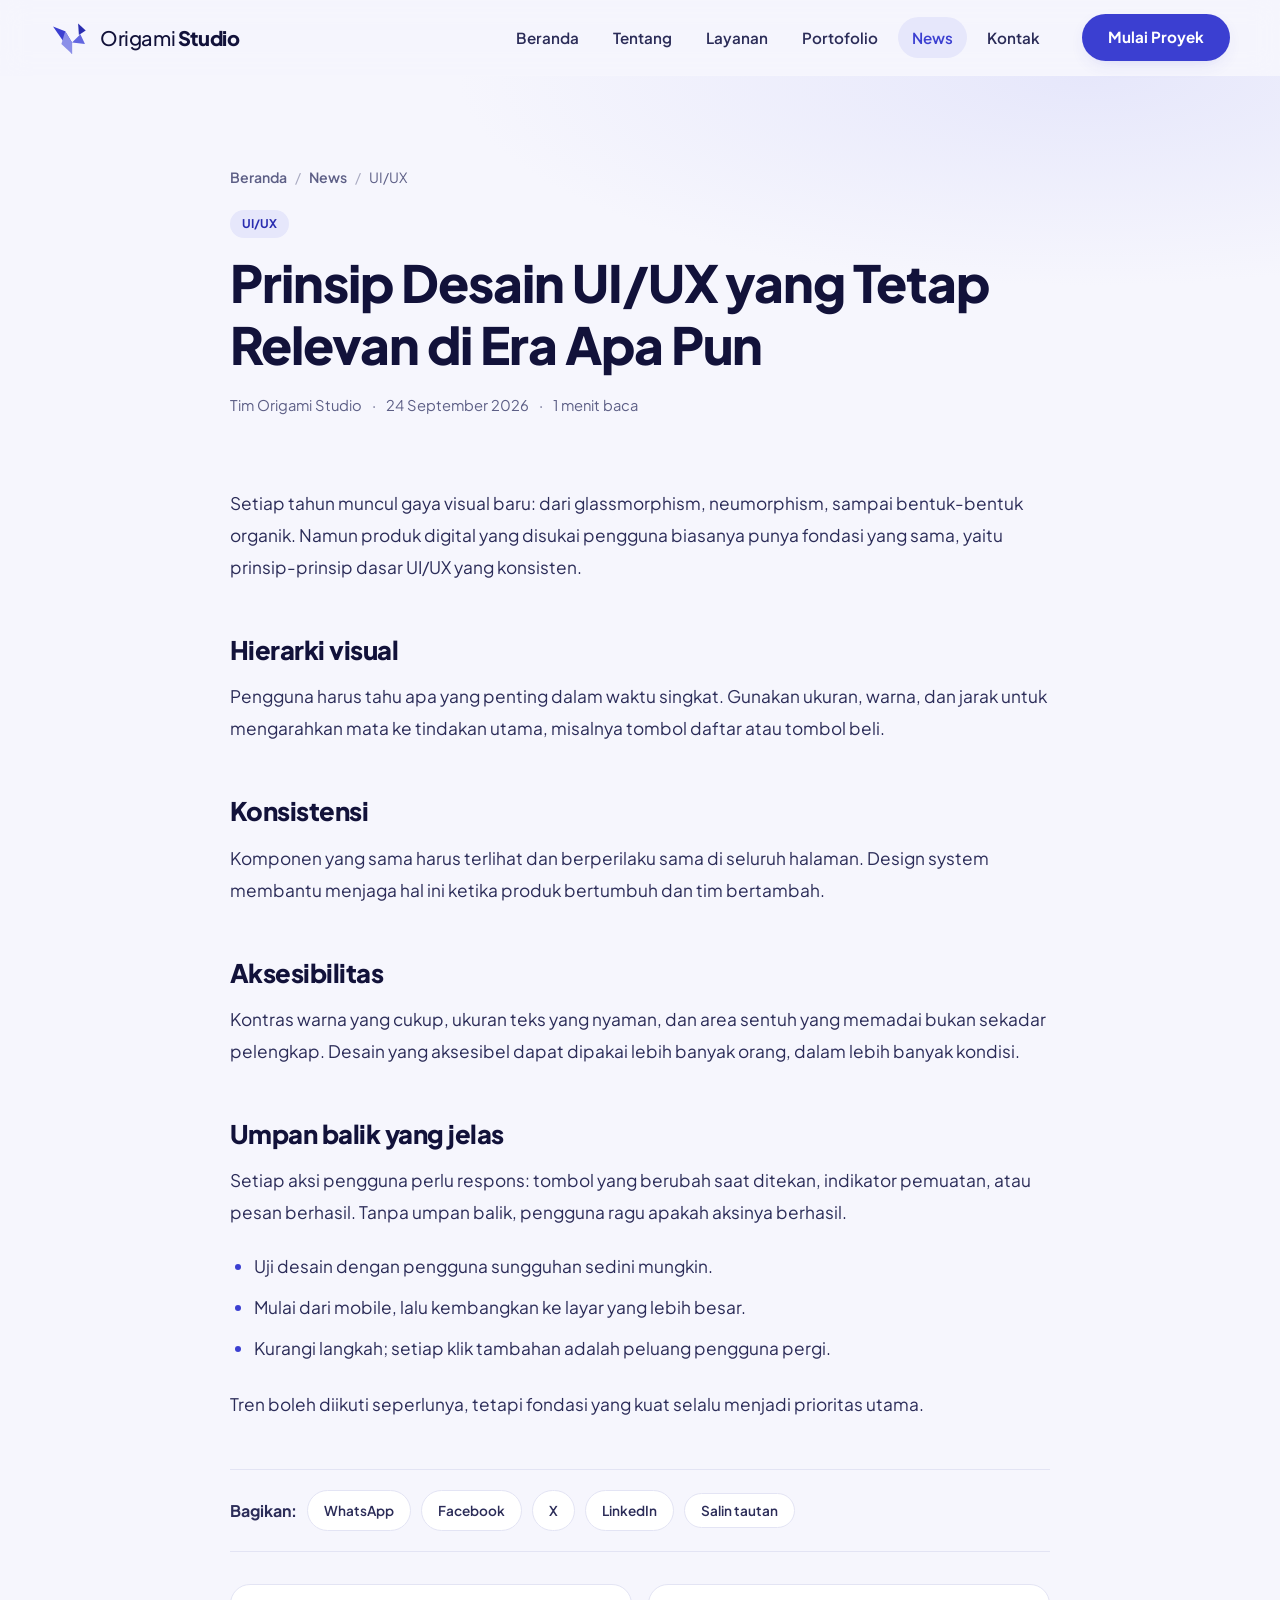
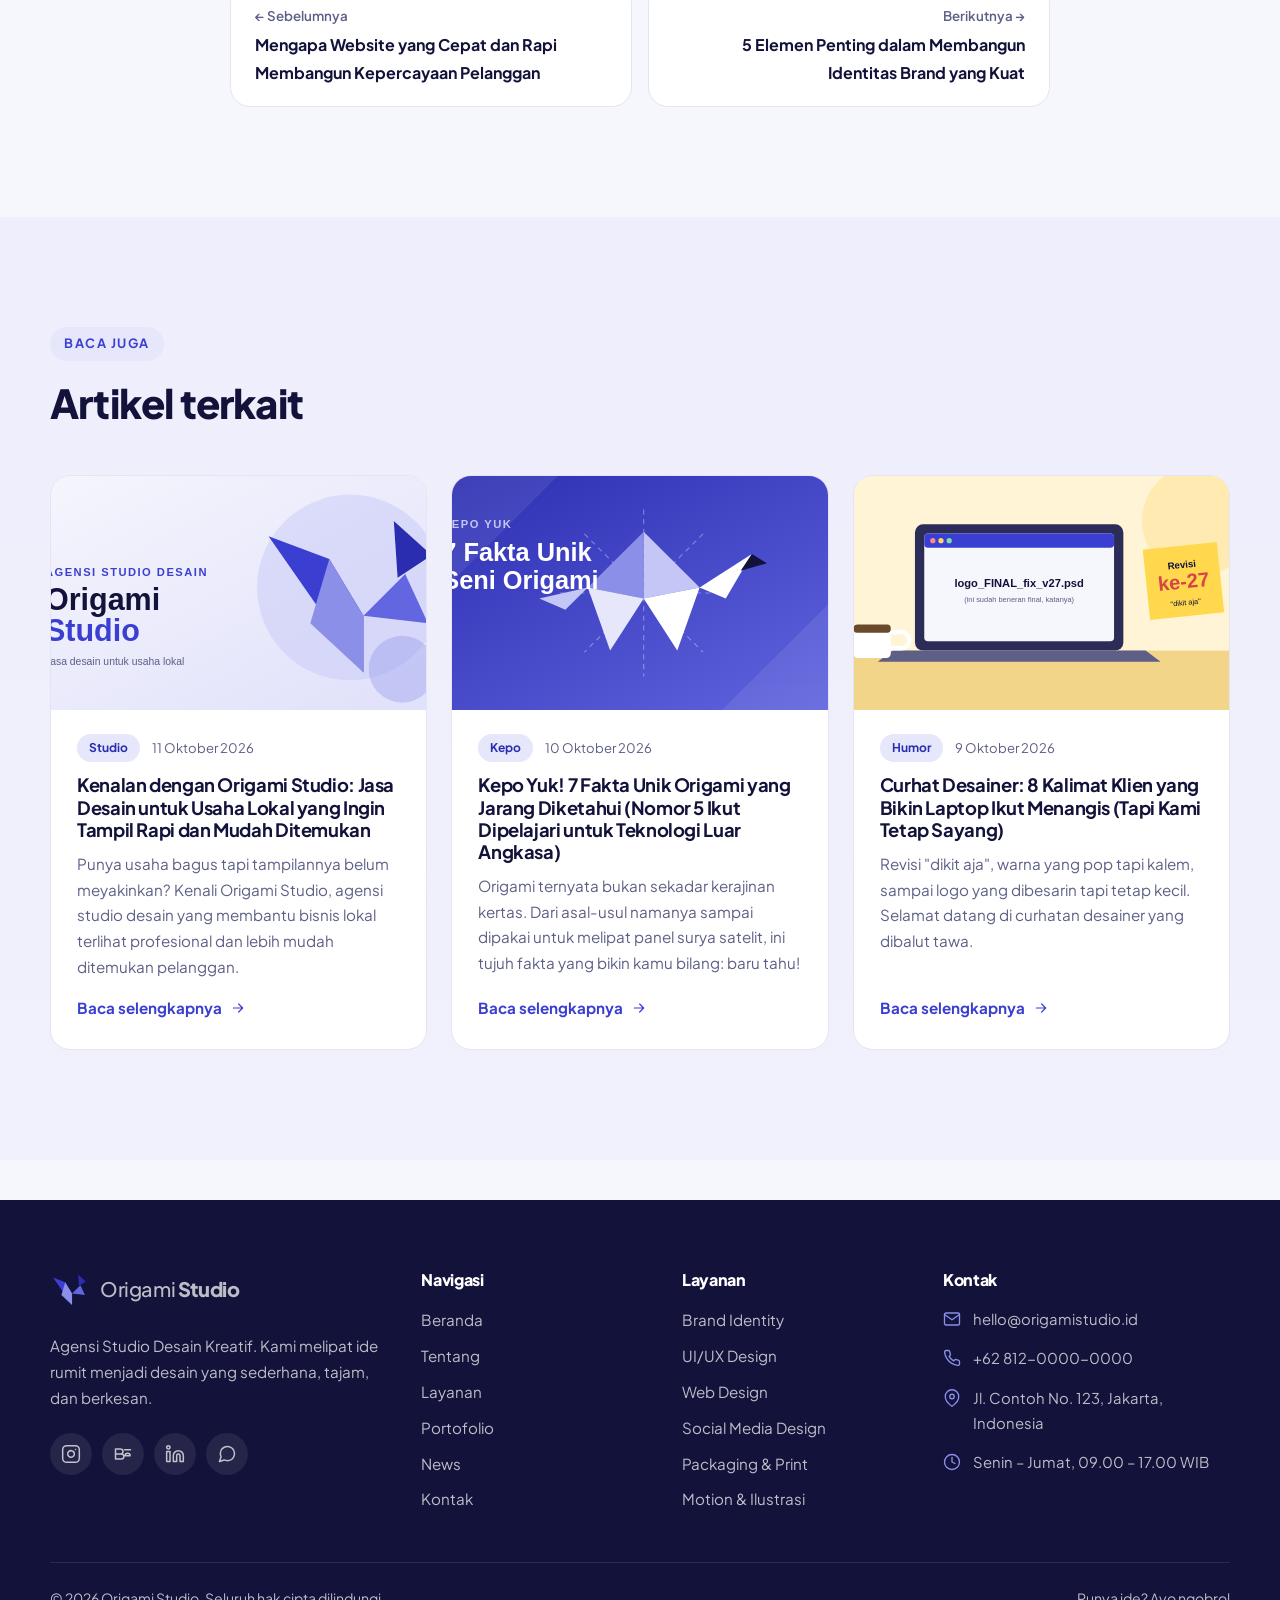
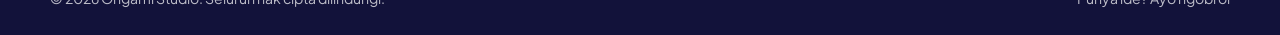
<file: news/prinsip-desain-ui-ux-yang-tetap-relevan.html>
<!DOCTYPE html>
<html lang="id">
<head>
    <meta charset="utf-8">
    <meta name="viewport" content="width=device-width, initial-scale=1">
    <title>Prinsip Desain UI/UX yang Tetap Relevan di Era Apa Pun — Origami Studio</title>
    <meta name="description" content="Tren datang dan pergi, tetapi beberapa prinsip UI/UX terbukti membuat produk digital nyaman dipakai.">
        <meta name="theme-color" content="#3b3fd1">
    <link rel="canonical" href="https://origamistudio.id/news/prinsip-desain-ui-ux-yang-tetap-relevan.html">
    <link rel="icon" type="image/svg+xml" href="../assets/img/favicon.svg">

    <meta property="og:site_name" content="Origami Studio">
    <meta property="og:type" content="article">
    <meta property="og:title" content="Prinsip Desain UI/UX yang Tetap Relevan di Era Apa Pun — Origami Studio">
    <meta property="og:description" content="Tren datang dan pergi, tetapi beberapa prinsip UI/UX terbukti membuat produk digital nyaman dipakai.">
    <meta property="og:url" content="https://origamistudio.id/news/prinsip-desain-ui-ux-yang-tetap-relevan.html">
    <meta property="og:locale" content="id_ID">
        <meta name="twitter:card" content="summary">

    <link rel="preconnect" href="https://fonts.googleapis.com">
    <link rel="preconnect" href="https://fonts.gstatic.com" crossorigin>
    <link href="https://fonts.googleapis.com/css2?family=Plus+Jakarta+Sans:wght@400;500;600;700;800&display=swap" rel="stylesheet">
    <link rel="stylesheet" href="../assets/css/style.css">
    <script>document.documentElement.className = 'js';</script>
    <script type="application/ld+json">{"@context":"https://schema.org","@type":"BlogPosting","headline":"Prinsip Desain UI/UX yang Tetap Relevan di Era Apa Pun","description":"Tren datang dan pergi, tetapi beberapa prinsip UI/UX terbukti membuat produk digital nyaman dipakai.","datePublished":"2026-09-24","author":{"@type":"Organization","name":"Tim Origami Studio"},"publisher":{"@type":"Organization","name":"Origami Studio"},"mainEntityOfPage":"https://origamistudio.id/news/prinsip-desain-ui-ux-yang-tetap-relevan.html"}</script></head>
<body>
<a class="skip-link" href="#main">Lewati ke konten</a>

<header class="site-header" id="siteHeader">
    <div class="container header-inner">
        <a class="brand" href="../index.html" aria-label="Origami Studio — Beranda">
            <svg class="logo-mark" width="38" height="38" viewBox="0 0 100 100" role="img" aria-label="Logo Origami Studio"><polygon points="8,20 40,32 58,62 58,92" fill="#3b3fd1"/><polygon points="40,32 58,62 58,92 30,66" fill="#8b8fe8"/><polygon points="58,62 80,40 92,66" fill="#6266e0"/><polygon points="74,12 94,30 76,42" fill="#2a2db0"/></svg>            <span class="brand-text">Origami <strong>Studio</strong></span>
        </a>

        <nav class="main-nav" id="mainNav" aria-label="Navigasi utama">
            <ul>
                                    <li>
                        <a href="../index.html" class="">Beranda</a>
                    </li>
                                    <li>
                        <a href="../about.html" class="">Tentang</a>
                    </li>
                                    <li>
                        <a href="../services.html" class="">Layanan</a>
                    </li>
                                    <li>
                        <a href="../portfolio.html" class="">Portofolio</a>
                    </li>
                                    <li>
                        <a href="../news.html" class="active" aria-current="page">News</a>
                    </li>
                                    <li>
                        <a href="../contact.html" class="">Kontak</a>
                    </li>
                            </ul>
            <a class="btn btn-primary nav-cta" href="../contact.html">Mulai Proyek</a>
        </nav>

        <button class="nav-toggle" id="navToggle" aria-label="Buka menu" aria-expanded="false" aria-controls="mainNav">
            <span></span><span></span><span></span>
        </button>
    </div>
</header>

<main id="main">

    <section class="page-hero article-hero">
        <div class="container narrow">
            <nav class="breadcrumb" aria-label="Breadcrumb">
                <a href="../index.html">Beranda</a> <span>/</span>
                <a href="../news.html">News</a> <span>/</span>
                UI/UX            </nav>
            <span class="tag">UI/UX</span>
            <h1>Prinsip Desain UI/UX yang Tetap Relevan di Era Apa Pun</h1>
            <div class="article-meta">
                <span>Tim Origami Studio</span>
                <span>·</span>
                <time datetime="2026-09-24">24 September 2026</time>
                <span>·</span>
                <span>1 menit baca</span>
            </div>
        </div>
    </section>

    <section class="section article-section">
        <div class="container narrow">
            
            <article class="prose">
                <p>Setiap tahun muncul gaya visual baru: dari glassmorphism, neumorphism, sampai bentuk-bentuk organik. Namun produk digital yang disukai pengguna biasanya punya fondasi yang sama, yaitu prinsip-prinsip dasar UI/UX yang konsisten.</p>

<h2>Hierarki visual</h2>
<p>Pengguna harus tahu apa yang penting dalam waktu singkat. Gunakan ukuran, warna, dan jarak untuk mengarahkan mata ke tindakan utama, misalnya tombol daftar atau tombol beli.</p>

<h2>Konsistensi</h2>
<p>Komponen yang sama harus terlihat dan berperilaku sama di seluruh halaman. Design system membantu menjaga hal ini ketika produk bertumbuh dan tim bertambah.</p>

<h2>Aksesibilitas</h2>
<p>Kontras warna yang cukup, ukuran teks yang nyaman, dan area sentuh yang memadai bukan sekadar pelengkap. Desain yang aksesibel dapat dipakai lebih banyak orang, dalam lebih banyak kondisi.</p>

<h2>Umpan balik yang jelas</h2>
<p>Setiap aksi pengguna perlu respons: tombol yang berubah saat ditekan, indikator pemuatan, atau pesan berhasil. Tanpa umpan balik, pengguna ragu apakah aksinya berhasil.</p>

<ul>
  <li>Uji desain dengan pengguna sungguhan sedini mungkin.</li>
  <li>Mulai dari mobile, lalu kembangkan ke layar yang lebih besar.</li>
  <li>Kurangi langkah; setiap klik tambahan adalah peluang pengguna pergi.</li>
</ul>

<p>Tren boleh diikuti seperlunya, tetapi fondasi yang kuat selalu menjadi prioritas utama.</p>            </article>

            <div class="share">
                <strong>Bagikan:</strong>
                <a href="https://wa.me/?text=Prinsip%20Desain%20UI%2FUX%20yang%20Tetap%20Relevan%20di%20Era%20Apa%20Pun%20https%3A%2F%2Forigamistudio.id%2Fnews%2Fprinsip-desain-ui-ux-yang-tetap-relevan.html" target="_blank" rel="noopener noreferrer">WhatsApp</a>
                <a href="https://www.facebook.com/sharer/sharer.php?u=https%3A%2F%2Forigamistudio.id%2Fnews%2Fprinsip-desain-ui-ux-yang-tetap-relevan.html" target="_blank" rel="noopener noreferrer">Facebook</a>
                <a href="https://twitter.com/intent/tweet?text=Prinsip%20Desain%20UI%2FUX%20yang%20Tetap%20Relevan%20di%20Era%20Apa%20Pun&url=https%3A%2F%2Forigamistudio.id%2Fnews%2Fprinsip-desain-ui-ux-yang-tetap-relevan.html" target="_blank" rel="noopener noreferrer">X</a>
                <a href="https://www.linkedin.com/sharing/share-offsite/?url=https%3A%2F%2Forigamistudio.id%2Fnews%2Fprinsip-desain-ui-ux-yang-tetap-relevan.html" target="_blank" rel="noopener noreferrer">LinkedIn</a>
                <button type="button" id="copyLink" data-url="https://origamistudio.id/news/prinsip-desain-ui-ux-yang-tetap-relevan.html">Salin tautan</button>
            </div>

            <nav class="post-nav" aria-label="Artikel lainnya">
                                    <a class="prev" href="../news/website-cepat-dan-rapi-bangun-kepercayaan.html"><small>← Sebelumnya</small><span>Mengapa Website yang Cepat dan Rapi Membangun Kepercayaan Pelanggan</span></a>
                                                    <a class="next" href="../news/elemen-identitas-brand-yang-kuat.html"><small>Berikutnya →</small><span>5 Elemen Penting dalam Membangun Identitas Brand yang Kuat</span></a>
                            </nav>
        </div>
    </section>

        <section class="section section-tint">
        <div class="container">
            <div class="section-head reveal">
                <span class="eyebrow">Baca Juga</span>
                <h2>Artikel terkait</h2>
            </div>
            <div class="grid grid-3">
                <article class="card post-card reveal" data-cat="studio" data-search="kenalan dengan origami studio: jasa desain untuk usaha lokal yang ingin tampil rapi dan mudah ditemukan punya usaha bagus tapi tampilannya belum meyakinkan? kenali origami studio, agensi studio desain yang membantu bisnis lokal terlihat profesional dan lebih mudah ditemukan pelanggan. bayangkan ini: produk anda enak, layanan anda ramah, harga anda masuk akal. tetapi calon pelanggan melihat logo yang buram, feed media sosial yang warnanya berganti-ganti, dan website yang membuat mereka menutup halaman dalam hitungan detik. sayang sekali, bukan?

di situlah origami studio hadir. kami adalah agensi studio desain yang membantu usaha, terutama usaha lokal dan umkm, tampil rapi, meyakinkan, dan mudah ditemukan, baik di dunia nyata maupun di mesin pencari.

apa itu origami studio?
origami studio adalah studio desain kreatif yang menggabungkan strategi merek, desain visual, dan pengembangan website dalam satu tempat. kami tidak sekadar membuat tampilan yang enak dilihat. setiap garis, warna, dan huruf dipilih karena punya alasan, persis seperti lipatan pada selembar kertas origami: salah satu lipatan saja bisa mengubah bentuk akhirnya.

layanan yang bisa anda andalkan
berikut hal-hal yang bisa kami kerjakan untuk bisnis anda. detail lengkapnya ada di halaman layanan kami.

  brand identity: logo, palet warna, tipografi, dan panduan merek.
  ui/ux design: tampilan aplikasi dan website yang mudah dipakai.
  web design: company profile, landing page, dan toko online yang ringan di semua perangkat.
  social media design: template dan konten visual yang konsisten.
  packaging dan print: kemasan, brosur, katalog, dan materi cetak.
  motion dan ilustrasi: animasi singkat dan ilustrasi khas merek anda.


bagaimana cara kami bekerja?
kami percaya hasil yang bagus lahir dari proses yang jelas. anda selalu tahu kami sedang berada di tahap mana, dan anda dilibatkan sejak awal.


  
  gambar 1. empat tahap kerja origami studio, dari memahami bisnis anda sampai hasil siap dipakai.


desain bagus saja belum cukup, usaha lokal juga perlu mudah ditemukan
banyak pelanggan sekarang memulai pencarian dengan mengetik kebutuhan mereka di google, misalnya &amp;quot;jasa desain logo di kota saya&amp;quot;. karena itu, tampilan menarik perlu didukung dasar-dasar local seo yang sehat. beberapa langkah sederhana yang bisa langsung anda terapkan:

  samakan data usaha di mana pun. nama, alamat, dan nomor telepon sebaiknya konsisten di website, media sosial, dan profil bisnis anda.
  lengkapi profil bisnis di google. jam buka, foto, dan kategori usaha yang tepat membantu calon pelanggan percaya.
  pastikan website cepat dan nyaman di ponsel. pengunjung yang kesulitan membaca biasanya langsung pergi.
  rutin menulis konten yang berguna. artikel yang menjawab pertanyaan pelanggan membuat website anda lebih relevan.
  bangun tautan dari situs yang sejalan. saling merekomendasikan dengan sesama pelaku usaha adalah cara yang wajar dan sehat untuk dikenal lebih luas.


contoh semangat usaha lokal: decantkans
salah satu contoh yang sedang kami perhatikan adalah decantkans, website usaha parfum decant yang dikembangkan oleh kelompok kami. untuk usaha seperti ini, hal-hal di atas terasa nyata: tampilan toko online yang rapi, informasi produk yang jelas, dan kemudahan untuk ditemukan oleh orang yang sedang mencari wangi baru tanpa harus langsung membeli botol besar.
kalau anda penasaran seperti apa toko online usaha kecil bisa tampil, silakan mampir ke website parfum decant decantkans dan lihat sendiri.

usaha lokal tidak harus besar untuk terlihat profesional. cukup rapi, konsisten, dan mudah dihubungi.

siap melipat ide bisnis anda?
jika anda sedang merintis usaha, ingin menyegarkan merek yang sudah ada, atau butuh website yang benar-benar bekerja untuk bisnis, ceritakan kebutuhan anda. lihat dulu portofolio kami, lalu hubungi origami studio untuk konsultasi awal tanpa biaya. kami balas dalam 1x24 jam kerja.">
    <a class="post-thumb" href="../news/kenalan-dengan-origami-studio-jasa-desain-usaha-lokal.html" tabindex="-1" aria-hidden="true">
                    <img src="../assets/img/news/cover-kenalan-origami-studio.svg" alt="" loading="lazy">
            </a>
    <div class="post-body">
        <div class="post-meta">
            <span class="tag">Studio</span>
            <time datetime="2026-10-11">11 Oktober 2026</time>
        </div>
        <h3><a href="../news/kenalan-dengan-origami-studio-jasa-desain-usaha-lokal.html">Kenalan dengan Origami Studio: Jasa Desain untuk Usaha Lokal yang Ingin Tampil Rapi dan Mudah Ditemukan</a></h3>
        <p>Punya usaha bagus tapi tampilannya belum meyakinkan? Kenali Origami Studio, agensi studio desain yang membantu bisnis lokal terlihat profesional dan lebih mudah ditemukan pelanggan.</p>
        <a class="link-arrow" href="../news/kenalan-dengan-origami-studio-jasa-desain-usaha-lokal.html">Baca selengkapnya <svg class="icon icon-arrow" width="16" height="16" viewBox="0 0 24 24" fill="none" stroke="currentColor" stroke-width="1.8" stroke-linecap="round" stroke-linejoin="round" aria-hidden="true"><path d="M5 12h14M13 6l6 6-6 6"/></svg></a>
    </div>
</article>
<article class="card post-card reveal" data-cat="kepo" data-search="kepo yuk! 7 fakta unik origami yang jarang diketahui (nomor 5 ikut dipelajari untuk teknologi luar angkasa) origami ternyata bukan sekadar kerajinan kertas. dari asal-usul namanya sampai dipakai untuk melipat panel surya satelit, ini tujuh fakta yang bikin kamu bilang: baru tahu! pernah melipat pesawat kertas waktu sekolah? selamat, kamu sudah pernah mencicipi origami. tetapi di balik selembar kertas yang dilipat itu, ada cerita, matematika, bahkan teknologi canggih yang mungkin belum pernah kamu bayangkan.

siapkan rasa kepomu. ini tujuh fakta yang bakal bikin kamu melihat kertas dengan cara berbeda.

1. namanya memang berarti &amp;quot;lipat kertas&amp;quot;
kata origami berasal dari bahasa jepang: ori yang berarti melipat dan kami yang berarti kertas. jadi kalau kamu mengatakan origami, kamu sedang mengatakan &amp;quot;lipat kertas&amp;quot; dalam satu kata. praktis, kan?

2. kertasnya sendiri berasal dari tiongkok
kertas pertama kali dikenal di tiongkok, lalu teknik pembuatannya menyebar ke berbagai negeri, termasuk jepang. di sanalah tradisi melipat kertas tumbuh dan berkembang menjadi seni yang kita kenal sekarang.

3. seribu bangau kertas dipercaya membawa harapan
di jepang, ada tradisi senbazuru, yaitu merangkai seribu bangau kertas. menurut kepercayaan yang populer, orang yang menyelesaikannya akan dikabulkan satu permohonan, misalnya umur panjang atau kesembuhan. karena itu, rangkaian bangau kertas sering dijadikan hadiah penuh doa.

4. origami punya &amp;quot;bahasa&amp;quot; petunjuknya sendiri
akira yoshizawa, seniman jepang yang dikenal sebagai tokoh penting origami modern, mengembangkan sistem simbol garis dan panah agar orang bisa mengikuti cara melipat lewat gambar. sistem ini kemudian disempurnakan oleh samuel randlett, dan sampai sekarang masih dipakai di banyak buku petunjuk origami di seluruh dunia.

5. lipatan kertas ikut dipelajari untuk panel surya satelit
ini bagian favorit tim kami. seorang ilmuwan jepang, koryo miura, merancang pola lipatan yang disebut miura-ori. pola ini membuat lembaran bisa dibuka dan ditutup dalam satu gerakan. gagasan semacam itu dipelajari untuk melipat panel surya agar muat di ruang sempit saat peluncuran, lalu terbentang ketika sudah berada di orbit.


  
  gambar 1. ilustrasi sederhana pola lipat miura. lembar yang sama bisa terbuka lebar atau terlipat rapat dengan rapi. (ilustrasi: origami studio, bukan gambar teknis)


6. melipat kertas dua kali lipat berulang-ulang itu ternyata sulit sekali
banyak orang mencoba melipat selembar kertas biasa menjadi dua, lagi dan lagi. hasilnya, kebanyakan menyerah sekitar tujuh atau delapan lipatan karena kertasnya menjadi terlalu tebal. namun pada tahun 2002, pelajar asal amerika serikat bernama britney gallivan berhasil melipat kertas sebanyak 12 kali dengan menggunakan gulungan kertas yang sangat panjang. sabar plus hitung-hitungan yang matang memang kombinasi ampuh.

7. aturan klasiknya: satu lembar, tanpa potong, tanpa lem
dalam origami tradisional, sebuah bentuk dibuat dari selembar kertas, biasanya persegi, tanpa dipotong dan tanpa direkatkan. justru keterbatasan inilah yang membuat hasilnya terasa istimewa. menurut kami, ini mirip prinsip desain yang baik: dengan batasan yang jelas, kreativitas malah terdorong keluar.

apa hubungannya dengan desain?
banyak. origami mengajarkan bahwa hasil besar sering lahir dari langkah kecil yang dilakukan dengan teliti. itulah alasan kami memakai nama origami studio. kalau kamu penasaran bagaimana prinsip ini kami terapkan pada logo, website, dan kemasan, intip portofolio kami atau lihat layanan yang kami tawarkan.

kepo itu sehat. tanya, cari tahu, lalu coba sendiri.

kepo soal wangi? coba dulu sebelum beli botol besar
rasa penasaran tidak berhenti di kertas. banyak dari kita juga kepo soal aroma parfum: cocok atau tidak, awet atau tidak, sebelum membeli satu botol penuh. untungnya, sekarang ada pilihan parfum decant, yaitu parfum dalam botol kecil yang cocok untuk mencoba. kalau kamu sedang mencari parfum decant untuk dicicipi, kunjungi website decantkans dan lihat pilihan yang tersedia.

sudah tahu fakta mana yang paling bikin kaget? kalau ada ide proyek yang ingin dilipat jadi kenyataan, ngobrol saja dengan kami.">
    <a class="post-thumb" href="../news/kepo-yuk-7-fakta-unik-seni-origami.html" tabindex="-1" aria-hidden="true">
                    <img src="../assets/img/news/cover-kepo-origami.svg" alt="" loading="lazy">
            </a>
    <div class="post-body">
        <div class="post-meta">
            <span class="tag">Kepo</span>
            <time datetime="2026-10-10">10 Oktober 2026</time>
        </div>
        <h3><a href="../news/kepo-yuk-7-fakta-unik-seni-origami.html">Kepo Yuk! 7 Fakta Unik Origami yang Jarang Diketahui (Nomor 5 Ikut Dipelajari untuk Teknologi Luar Angkasa)</a></h3>
        <p>Origami ternyata bukan sekadar kerajinan kertas. Dari asal-usul namanya sampai dipakai untuk melipat panel surya satelit, ini tujuh fakta yang bikin kamu bilang: baru tahu!</p>
        <a class="link-arrow" href="../news/kepo-yuk-7-fakta-unik-seni-origami.html">Baca selengkapnya <svg class="icon icon-arrow" width="16" height="16" viewBox="0 0 24 24" fill="none" stroke="currentColor" stroke-width="1.8" stroke-linecap="round" stroke-linejoin="round" aria-hidden="true"><path d="M5 12h14M13 6l6 6-6 6"/></svg></a>
    </div>
</article>
<article class="card post-card reveal" data-cat="humor" data-search="curhat desainer: 8 kalimat klien yang bikin laptop ikut menangis (tapi kami tetap sayang) revisi &quot;dikit aja&quot;, warna yang pop tapi kalem, sampai logo yang dibesarin tapi tetap kecil. selamat datang di curhatan desainer yang dibalut tawa. peringatan dulu: artikel ini ditulis dengan penuh cinta, sedikit lelah, dan banyak kopi. kami sangat menghargai semua klien yang pernah bekerja sama dengan kami. tetapi sebagai manusia biasa yang tiap hari berhadapan dengan layar, ada beberapa kalimat yang diam-diam bikin kami menatap langit-langit.

tenang, ini hanya bercanda. silakan tertawa, lalu simpan baik-baik sebagai bahan introspeksi dua arah.

1. &amp;quot;revisinya dikit aja kok.&amp;quot;
artinya, dikit itu: ganti tata letak, ganti warna, ganti huruf, dan tolong sekalian ganti konsepnya. kalau dihitung, itu hampir desain baru. tetapi tidak apa-apa, kami masih tersenyum.


  
  gambar 1. grafik &amp;quot;ilmiah&amp;quot; tentang lamanya revisi dikit aja. murni lelucon dan bukan hasil penelitian. (ilustrasi humor: origami studio)


2. &amp;quot;logonya tolong dibesarin, tapi tetap kelihatan kecil ya.&amp;quot;
ini teka-teki tingkat dewa. kami sudah mencoba semua jurus, termasuk menggeser logo sedikit sambil berharap yang terbaik.

3. &amp;quot;warnanya yang pop, tapi kalem, tapi tetap mencolok.&amp;quot;
warna ini kami temukan di mana? di antara pelangi dan awan mendung, mungkin. kalau ketemu, kami kabari.

4. &amp;quot;referensinya seperti ini, tapi jangan sama persis.&amp;quot;
mirip tapi beda. beda tapi mirip. kami lalu merasa seperti detektif yang diminta mencari jejak yang tidak boleh ketahuan.

5. &amp;quot;bisa selesai malam ini? briefnya saya kirim besok.&amp;quot;
mesin waktu belum masuk daftar layanan kami. tetapi kalau suatu hari tersedia, kamu orang pertama yang kami hubungi.

6. &amp;quot;pokoknya simpel, tapi semua informasi harus masuk.&amp;quot;
satu halaman, dua puluh pesan. rasanya seperti memasukkan seluruh isi lemari ke dalam tas kecil, lalu disuruh membuatnya terlihat lega.

7. &amp;quot;anggarannya terbatas, tapi hasilnya harus kelas dunia.&amp;quot;
kami paham kok, semua usaha punya batas dana. kabar baiknya, desain yang bagus tidak selalu mahal. asal tujuan dan prioritasnya jelas, kami bisa mencarikan jalan tengah yang masuk akal.

8. &amp;quot;kok tulisannya nggak kelihatan?&amp;quot; (padahal itu putih di atas putih)
kami sudah pasrah dan memperbesar tombol zoom. kadang, hidup memang perlu sedikit kontras.

biar sama-sama senang: tiga hal yang membantu proyek lancar
setelah tertawa, ini bagian serius yang membuat kerja sama jadi jauh lebih mulus:

  tulis brief dengan jelas. siapa target pelanggan, apa tujuannya, dan apa yang tidak anda sukai.
  kumpulkan masukan jadi satu. revisi sekali jalan lebih cepat daripada tambahan sedikit-sedikit.
  percayai proses. desainer yang tahu tujuan anda biasanya bisa memberi solusi yang tidak terpikirkan sebelumnya.

mau mulai proyek dengan brief yang rapi? kirim cerita anda lewat formulir kontak kami, atau lihat dulu daftar layanan origami studio.

penutup: kalau revisi sudah terasa &amp;quot;gosong&amp;quot;, saatnya refresh
desainer juga butuh jeda. setelah revisi ke-27, kadang yang kami perlukan hanyalah udara segar, kopi hangat, dan semprotan wangi favorit supaya kepala adem lagi. bicara soal wangi, kalau kamu ingin mencoba aroma baru tanpa komitmen botol besar, intip parfum decant dari decantkans. siapa tahu wanginya cocok untuk menemani kamu begadang menunggu revisi berikutnya.

klien yang baik dan desainer yang sabar adalah kombinasi terbaik. sisanya tinggal kopi.">
    <a class="post-thumb" href="../news/curhat-desainer-8-kalimat-klien-bikin-laptop-menangis.html" tabindex="-1" aria-hidden="true">
                    <img src="../assets/img/news/cover-curhat-desainer.svg" alt="" loading="lazy">
            </a>
    <div class="post-body">
        <div class="post-meta">
            <span class="tag">Humor</span>
            <time datetime="2026-10-09">9 Oktober 2026</time>
        </div>
        <h3><a href="../news/curhat-desainer-8-kalimat-klien-bikin-laptop-menangis.html">Curhat Desainer: 8 Kalimat Klien yang Bikin Laptop Ikut Menangis (Tapi Kami Tetap Sayang)</a></h3>
        <p>Revisi &quot;dikit aja&quot;, warna yang pop tapi kalem, sampai logo yang dibesarin tapi tetap kecil. Selamat datang di curhatan desainer yang dibalut tawa.</p>
        <a class="link-arrow" href="../news/curhat-desainer-8-kalimat-klien-bikin-laptop-menangis.html">Baca selengkapnya <svg class="icon icon-arrow" width="16" height="16" viewBox="0 0 24 24" fill="none" stroke="currentColor" stroke-width="1.8" stroke-linecap="round" stroke-linejoin="round" aria-hidden="true"><path d="M5 12h14M13 6l6 6-6 6"/></svg></a>
    </div>
</article>
            </div>
        </div>
    </section>
    
    </main>

<footer class="site-footer">
    <div class="container footer-grid">
        <div class="footer-brand">
            <a class="brand brand-light" href="../index.html">
                <svg class="logo-mark" width="38" height="38" viewBox="0 0 100 100" role="img" aria-label="Logo Origami Studio"><polygon points="8,20 40,32 58,62 58,92" fill="#3b3fd1"/><polygon points="40,32 58,62 58,92 30,66" fill="#8b8fe8"/><polygon points="58,62 80,40 92,66" fill="#6266e0"/><polygon points="74,12 94,30 76,42" fill="#2a2db0"/></svg>                <span class="brand-text">Origami <strong>Studio</strong></span>
            </a>
            <p>Agensi Studio Desain Kreatif. Kami melipat ide rumit menjadi desain yang sederhana, tajam, dan berkesan.</p>
            <ul class="social">
                                                            <li><a href="https://instagram.com/origamistudio" target="_blank" rel="noopener noreferrer" aria-label="Instagram"><svg class="icon icon-instagram" width="20" height="20" viewBox="0 0 24 24" fill="none" stroke="currentColor" stroke-width="1.8" stroke-linecap="round" stroke-linejoin="round" aria-hidden="true"><rect x="2" y="2" width="20" height="20" rx="5"/><path d="M16 11.37A4 4 0 1 1 12.63 8 4 4 0 0 1 16 11.37z"/><path d="M17.5 6.5h.01"/></svg></a></li>
                                                                                <li><a href="https://behance.net/origamistudio" target="_blank" rel="noopener noreferrer" aria-label="Behance"><svg class="icon icon-behance" width="20" height="20" viewBox="0 0 24 24" fill="none" stroke="currentColor" stroke-width="1.8" stroke-linecap="round" stroke-linejoin="round" aria-hidden="true"><path d="M3 6h6a3 3 0 0 1 0 6H3zM3 12h7a3 3 0 0 1 0 6H3zM14 7h7M14.5 14a3 3 0 0 1 6 0h-6z"/></svg></a></li>
                                                                                <li><a href="https://linkedin.com/company/origamistudio" target="_blank" rel="noopener noreferrer" aria-label="LinkedIn"><svg class="icon icon-linkedin" width="20" height="20" viewBox="0 0 24 24" fill="none" stroke="currentColor" stroke-width="1.8" stroke-linecap="round" stroke-linejoin="round" aria-hidden="true"><path d="M16 8a6 6 0 0 1 6 6v7h-4v-7a2 2 0 0 0-2-2 2 2 0 0 0-2 2v7h-4v-7a6 6 0 0 1 6-6z"/><rect x="2" y="9" width="4" height="12"/><circle cx="4" cy="4" r="2"/></svg></a></li>
                                                                                        <li><a href="https://wa.me/6281200000000?text=Halo%20Origami%20Studio%2C%20saya%20ingin%20berdiskusi%20tentang%20proyek%20desain." target="_blank" rel="noopener noreferrer" aria-label="WhatsApp"><svg class="icon icon-whatsapp" width="20" height="20" viewBox="0 0 24 24" fill="none" stroke="currentColor" stroke-width="1.8" stroke-linecap="round" stroke-linejoin="round" aria-hidden="true"><path d="M21 11.5a8.38 8.38 0 0 1-.9 3.8 8.5 8.5 0 0 1-7.6 4.7 8.38 8.38 0 0 1-3.8-.9L3 21l1.9-5.7a8.38 8.38 0 0 1-.9-3.8 8.5 8.5 0 0 1 4.7-7.6 8.38 8.38 0 0 1 3.8-.9h.5a8.48 8.48 0 0 1 8 8v.5z"/></svg></a></li>
            </ul>
        </div>

        <div>
            <h4>Navigasi</h4>
            <ul class="footer-links">
                                    <li><a href="../index.html">Beranda</a></li>
                                    <li><a href="../about.html">Tentang</a></li>
                                    <li><a href="../services.html">Layanan</a></li>
                                    <li><a href="../portfolio.html">Portofolio</a></li>
                                    <li><a href="../news.html">News</a></li>
                                    <li><a href="../contact.html">Kontak</a></li>
                            </ul>
        </div>

        <div>
            <h4>Layanan</h4>
            <ul class="footer-links">
                                    <li><a href="../services.html#branding">Brand Identity</a></li>
                                    <li><a href="../services.html#ui-ux">UI/UX Design</a></li>
                                    <li><a href="../services.html#web-design">Web Design</a></li>
                                    <li><a href="../services.html#social-media">Social Media Design</a></li>
                                    <li><a href="../services.html#packaging">Packaging &amp; Print</a></li>
                                    <li><a href="../services.html#motion">Motion &amp; Ilustrasi</a></li>
                            </ul>
        </div>

        <div>
            <h4>Kontak</h4>
            <ul class="footer-contact">
                <li><svg class="icon icon-mail" width="18" height="18" viewBox="0 0 24 24" fill="none" stroke="currentColor" stroke-width="1.8" stroke-linecap="round" stroke-linejoin="round" aria-hidden="true"><path d="M4 4h16a2 2 0 0 1 2 2v12a2 2 0 0 1-2 2H4a2 2 0 0 1-2-2V6a2 2 0 0 1 2-2z"/><path d="M22 6l-10 7L2 6"/></svg> <a href="mailto:hello@origamistudio.id">hello@origamistudio.id</a></li>
                <li><svg class="icon icon-phone" width="18" height="18" viewBox="0 0 24 24" fill="none" stroke="currentColor" stroke-width="1.8" stroke-linecap="round" stroke-linejoin="round" aria-hidden="true"><path d="M22 16.92v3a2 2 0 0 1-2.18 2 19.79 19.79 0 0 1-8.63-3.07 19.5 19.5 0 0 1-6-6 19.79 19.79 0 0 1-3.07-8.67A2 2 0 0 1 4.11 2h3a2 2 0 0 1 2 1.72c.127.96.361 1.903.7 2.81a2 2 0 0 1-.45 2.11L8.09 9.91a16 16 0 0 0 6 6l1.27-1.27a2 2 0 0 1 2.11-.45c.907.339 1.85.573 2.81.7A2 2 0 0 1 22 16.92z"/></svg> <a href="tel:+6281200000000">+62 812-0000-0000</a></li>
                <li><svg class="icon icon-pin" width="18" height="18" viewBox="0 0 24 24" fill="none" stroke="currentColor" stroke-width="1.8" stroke-linecap="round" stroke-linejoin="round" aria-hidden="true"><path d="M21 10c0 7-9 13-9 13s-9-6-9-13a9 9 0 0 1 18 0z"/><circle cx="12" cy="10" r="3"/></svg> <span>Jl. Contoh No. 123, Jakarta, Indonesia</span></li>
                <li><svg class="icon icon-clock" width="18" height="18" viewBox="0 0 24 24" fill="none" stroke="currentColor" stroke-width="1.8" stroke-linecap="round" stroke-linejoin="round" aria-hidden="true"><circle cx="12" cy="12" r="10"/><path d="M12 6v6l4 2"/></svg> <span>Senin – Jumat, 09.00 – 17.00 WIB</span></li>
            </ul>
        </div>
    </div>
    <div class="container footer-bottom">
        <p>&copy; 2026 Origami Studio. Seluruh hak cipta dilindungi.</p>
        <p><a href="../contact.html">Punya ide? Ayo ngobrol</a></p>
    </div>
</footer>

<script src="../assets/js/main.js" defer></script>
</body>
</html>
</file>
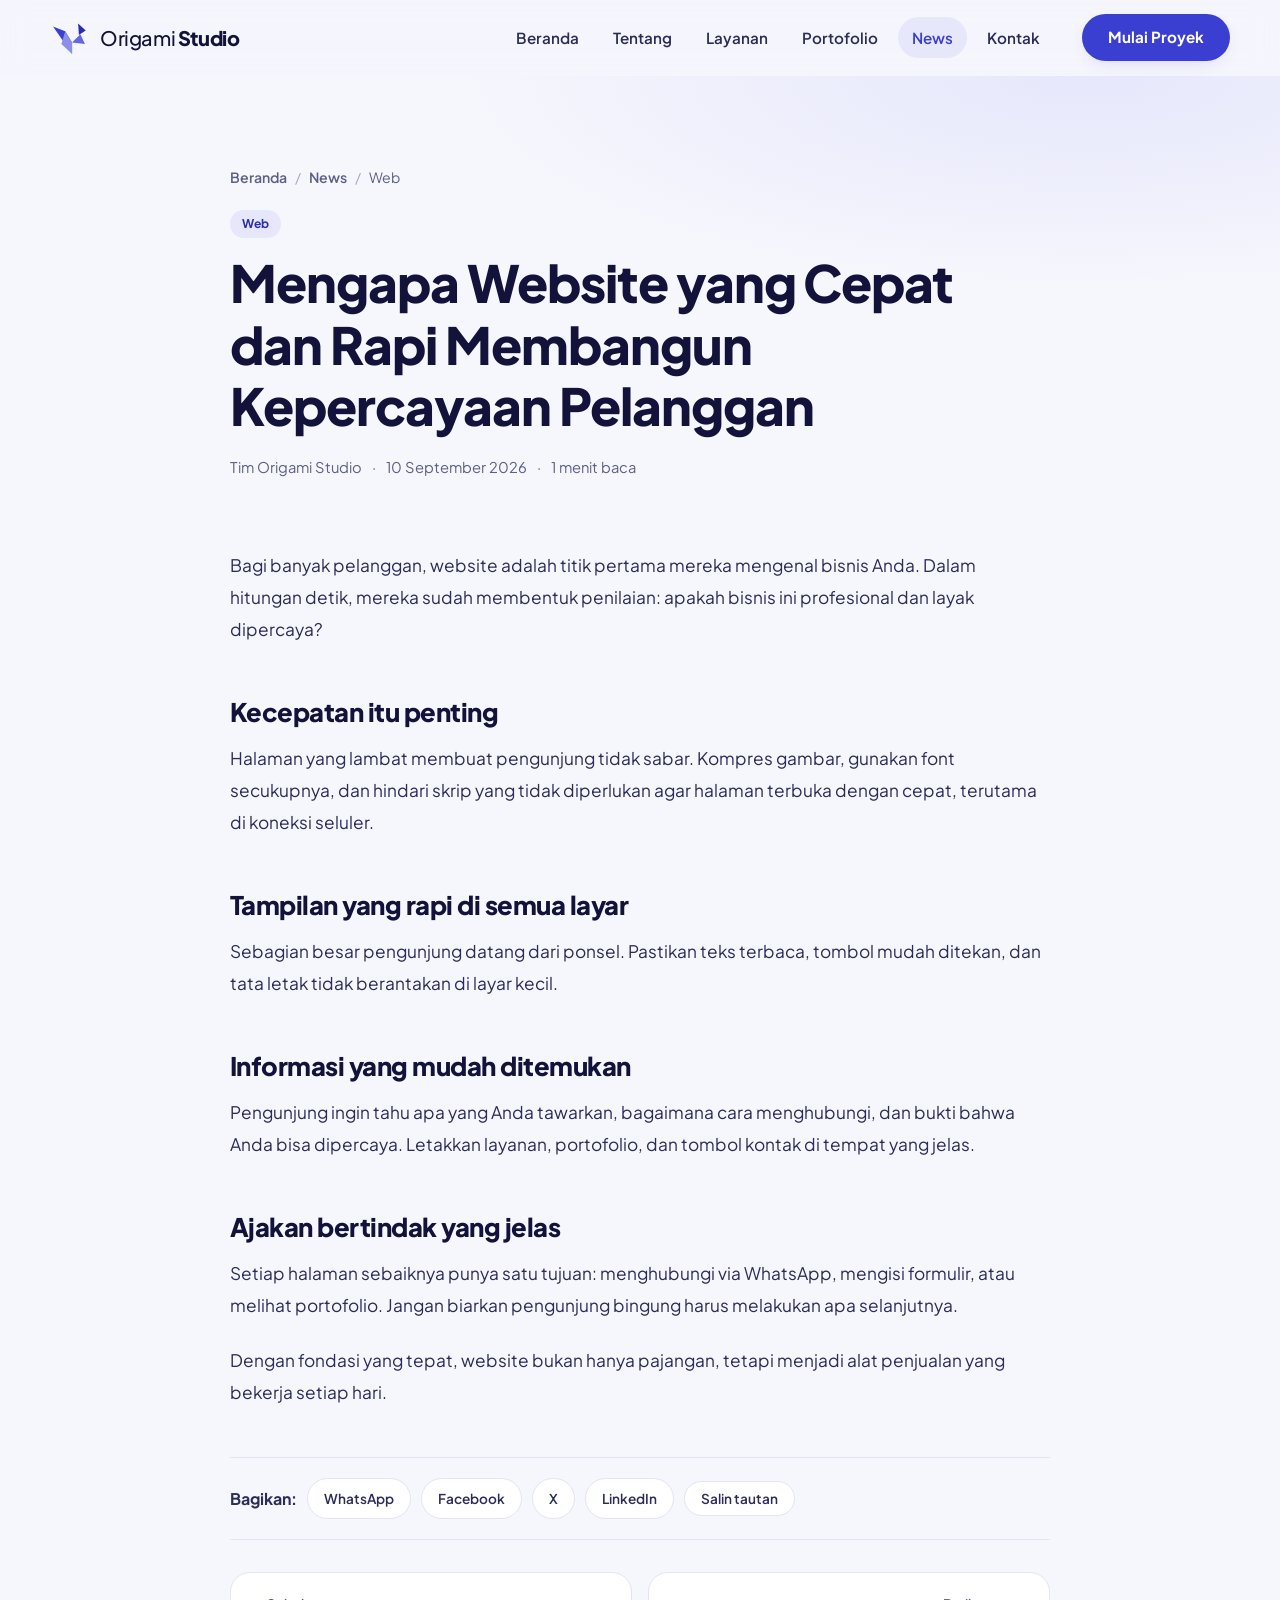
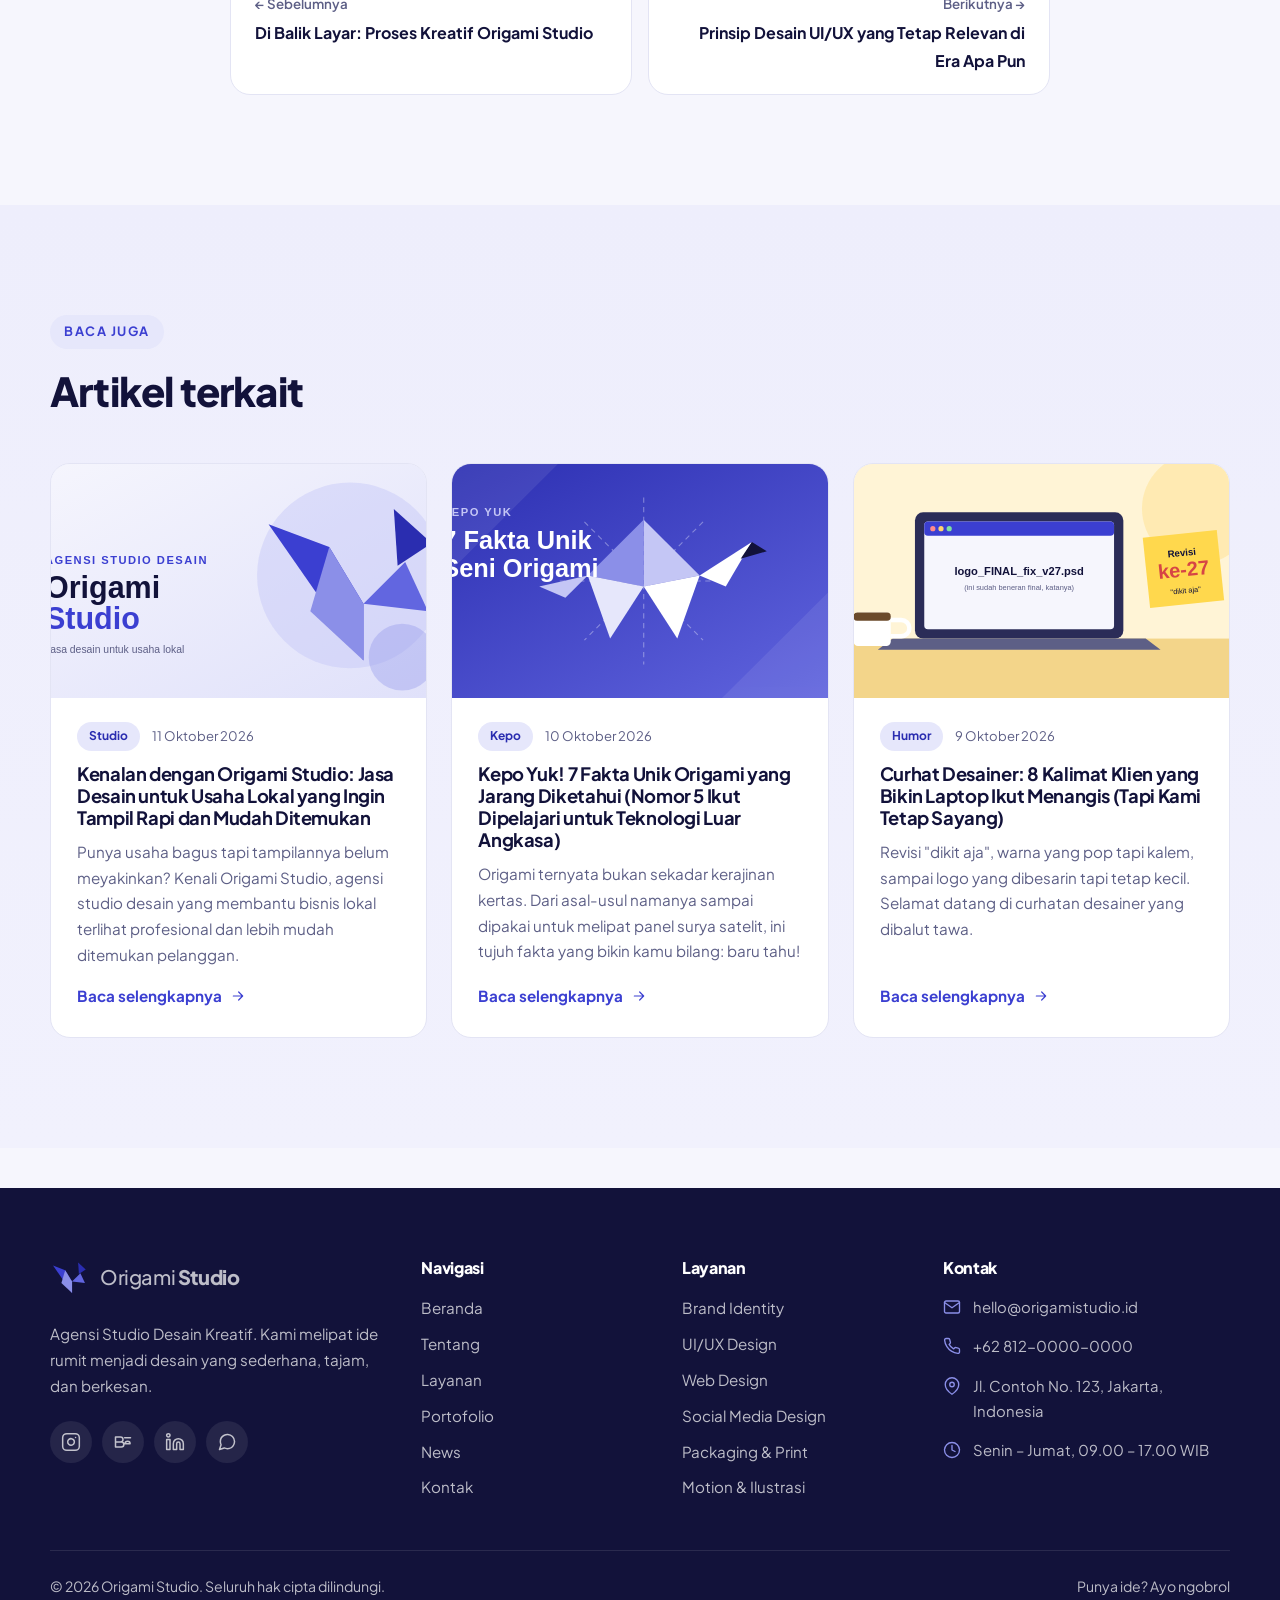
<file: news/website-cepat-dan-rapi-bangun-kepercayaan.html>
<!DOCTYPE html>
<html lang="id">
<head>
    <meta charset="utf-8">
    <meta name="viewport" content="width=device-width, initial-scale=1">
    <title>Mengapa Website yang Cepat dan Rapi Membangun Kepercayaan Pelanggan — Origami Studio</title>
    <meta name="description" content="Website adalah etalase digital bisnis Anda. Kecepatan dan kerapian menentukan kesan pertama pengunjung.">
        <meta name="theme-color" content="#3b3fd1">
    <link rel="canonical" href="https://origamistudio.id/news/website-cepat-dan-rapi-bangun-kepercayaan.html">
    <link rel="icon" type="image/svg+xml" href="../assets/img/favicon.svg">

    <meta property="og:site_name" content="Origami Studio">
    <meta property="og:type" content="article">
    <meta property="og:title" content="Mengapa Website yang Cepat dan Rapi Membangun Kepercayaan Pelanggan — Origami Studio">
    <meta property="og:description" content="Website adalah etalase digital bisnis Anda. Kecepatan dan kerapian menentukan kesan pertama pengunjung.">
    <meta property="og:url" content="https://origamistudio.id/news/website-cepat-dan-rapi-bangun-kepercayaan.html">
    <meta property="og:locale" content="id_ID">
        <meta name="twitter:card" content="summary">

    <link rel="preconnect" href="https://fonts.googleapis.com">
    <link rel="preconnect" href="https://fonts.gstatic.com" crossorigin>
    <link href="https://fonts.googleapis.com/css2?family=Plus+Jakarta+Sans:wght@400;500;600;700;800&display=swap" rel="stylesheet">
    <link rel="stylesheet" href="../assets/css/style.css">
    <script>document.documentElement.className = 'js';</script>
    <script type="application/ld+json">{"@context":"https://schema.org","@type":"BlogPosting","headline":"Mengapa Website yang Cepat dan Rapi Membangun Kepercayaan Pelanggan","description":"Website adalah etalase digital bisnis Anda. Kecepatan dan kerapian menentukan kesan pertama pengunjung.","datePublished":"2026-09-10","author":{"@type":"Organization","name":"Tim Origami Studio"},"publisher":{"@type":"Organization","name":"Origami Studio"},"mainEntityOfPage":"https://origamistudio.id/news/website-cepat-dan-rapi-bangun-kepercayaan.html"}</script></head>
<body>
<a class="skip-link" href="#main">Lewati ke konten</a>

<header class="site-header" id="siteHeader">
    <div class="container header-inner">
        <a class="brand" href="../index.html" aria-label="Origami Studio — Beranda">
            <svg class="logo-mark" width="38" height="38" viewBox="0 0 100 100" role="img" aria-label="Logo Origami Studio"><polygon points="8,20 40,32 58,62 58,92" fill="#3b3fd1"/><polygon points="40,32 58,62 58,92 30,66" fill="#8b8fe8"/><polygon points="58,62 80,40 92,66" fill="#6266e0"/><polygon points="74,12 94,30 76,42" fill="#2a2db0"/></svg>            <span class="brand-text">Origami <strong>Studio</strong></span>
        </a>

        <nav class="main-nav" id="mainNav" aria-label="Navigasi utama">
            <ul>
                                    <li>
                        <a href="../index.html" class="">Beranda</a>
                    </li>
                                    <li>
                        <a href="../about.html" class="">Tentang</a>
                    </li>
                                    <li>
                        <a href="../services.html" class="">Layanan</a>
                    </li>
                                    <li>
                        <a href="../portfolio.html" class="">Portofolio</a>
                    </li>
                                    <li>
                        <a href="../news.html" class="active" aria-current="page">News</a>
                    </li>
                                    <li>
                        <a href="../contact.html" class="">Kontak</a>
                    </li>
                            </ul>
            <a class="btn btn-primary nav-cta" href="../contact.html">Mulai Proyek</a>
        </nav>

        <button class="nav-toggle" id="navToggle" aria-label="Buka menu" aria-expanded="false" aria-controls="mainNav">
            <span></span><span></span><span></span>
        </button>
    </div>
</header>

<main id="main">

    <section class="page-hero article-hero">
        <div class="container narrow">
            <nav class="breadcrumb" aria-label="Breadcrumb">
                <a href="../index.html">Beranda</a> <span>/</span>
                <a href="../news.html">News</a> <span>/</span>
                Web            </nav>
            <span class="tag">Web</span>
            <h1>Mengapa Website yang Cepat dan Rapi Membangun Kepercayaan Pelanggan</h1>
            <div class="article-meta">
                <span>Tim Origami Studio</span>
                <span>·</span>
                <time datetime="2026-09-10">10 September 2026</time>
                <span>·</span>
                <span>1 menit baca</span>
            </div>
        </div>
    </section>

    <section class="section article-section">
        <div class="container narrow">
            
            <article class="prose">
                <p>Bagi banyak pelanggan, website adalah titik pertama mereka mengenal bisnis Anda. Dalam hitungan detik, mereka sudah membentuk penilaian: apakah bisnis ini profesional dan layak dipercaya?</p>

<h2>Kecepatan itu penting</h2>
<p>Halaman yang lambat membuat pengunjung tidak sabar. Kompres gambar, gunakan font secukupnya, dan hindari skrip yang tidak diperlukan agar halaman terbuka dengan cepat, terutama di koneksi seluler.</p>

<h2>Tampilan yang rapi di semua layar</h2>
<p>Sebagian besar pengunjung datang dari ponsel. Pastikan teks terbaca, tombol mudah ditekan, dan tata letak tidak berantakan di layar kecil.</p>

<h2>Informasi yang mudah ditemukan</h2>
<p>Pengunjung ingin tahu apa yang Anda tawarkan, bagaimana cara menghubungi, dan bukti bahwa Anda bisa dipercaya. Letakkan layanan, portofolio, dan tombol kontak di tempat yang jelas.</p>

<h2>Ajakan bertindak yang jelas</h2>
<p>Setiap halaman sebaiknya punya satu tujuan: menghubungi via WhatsApp, mengisi formulir, atau melihat portofolio. Jangan biarkan pengunjung bingung harus melakukan apa selanjutnya.</p>

<p>Dengan fondasi yang tepat, website bukan hanya pajangan, tetapi menjadi alat penjualan yang bekerja setiap hari.</p>            </article>

            <div class="share">
                <strong>Bagikan:</strong>
                <a href="https://wa.me/?text=Mengapa%20Website%20yang%20Cepat%20dan%20Rapi%20Membangun%20Kepercayaan%20Pelanggan%20https%3A%2F%2Forigamistudio.id%2Fnews%2Fwebsite-cepat-dan-rapi-bangun-kepercayaan.html" target="_blank" rel="noopener noreferrer">WhatsApp</a>
                <a href="https://www.facebook.com/sharer/sharer.php?u=https%3A%2F%2Forigamistudio.id%2Fnews%2Fwebsite-cepat-dan-rapi-bangun-kepercayaan.html" target="_blank" rel="noopener noreferrer">Facebook</a>
                <a href="https://twitter.com/intent/tweet?text=Mengapa%20Website%20yang%20Cepat%20dan%20Rapi%20Membangun%20Kepercayaan%20Pelanggan&url=https%3A%2F%2Forigamistudio.id%2Fnews%2Fwebsite-cepat-dan-rapi-bangun-kepercayaan.html" target="_blank" rel="noopener noreferrer">X</a>
                <a href="https://www.linkedin.com/sharing/share-offsite/?url=https%3A%2F%2Forigamistudio.id%2Fnews%2Fwebsite-cepat-dan-rapi-bangun-kepercayaan.html" target="_blank" rel="noopener noreferrer">LinkedIn</a>
                <button type="button" id="copyLink" data-url="https://origamistudio.id/news/website-cepat-dan-rapi-bangun-kepercayaan.html">Salin tautan</button>
            </div>

            <nav class="post-nav" aria-label="Artikel lainnya">
                                    <a class="prev" href="../news/di-balik-layar-proses-kreatif-origami-studio.html"><small>← Sebelumnya</small><span>Di Balik Layar: Proses Kreatif Origami Studio</span></a>
                                                    <a class="next" href="../news/prinsip-desain-ui-ux-yang-tetap-relevan.html"><small>Berikutnya →</small><span>Prinsip Desain UI/UX yang Tetap Relevan di Era Apa Pun</span></a>
                            </nav>
        </div>
    </section>

        <section class="section section-tint">
        <div class="container">
            <div class="section-head reveal">
                <span class="eyebrow">Baca Juga</span>
                <h2>Artikel terkait</h2>
            </div>
            <div class="grid grid-3">
                <article class="card post-card reveal" data-cat="studio" data-search="kenalan dengan origami studio: jasa desain untuk usaha lokal yang ingin tampil rapi dan mudah ditemukan punya usaha bagus tapi tampilannya belum meyakinkan? kenali origami studio, agensi studio desain yang membantu bisnis lokal terlihat profesional dan lebih mudah ditemukan pelanggan. bayangkan ini: produk anda enak, layanan anda ramah, harga anda masuk akal. tetapi calon pelanggan melihat logo yang buram, feed media sosial yang warnanya berganti-ganti, dan website yang membuat mereka menutup halaman dalam hitungan detik. sayang sekali, bukan?

di situlah origami studio hadir. kami adalah agensi studio desain yang membantu usaha, terutama usaha lokal dan umkm, tampil rapi, meyakinkan, dan mudah ditemukan, baik di dunia nyata maupun di mesin pencari.

apa itu origami studio?
origami studio adalah studio desain kreatif yang menggabungkan strategi merek, desain visual, dan pengembangan website dalam satu tempat. kami tidak sekadar membuat tampilan yang enak dilihat. setiap garis, warna, dan huruf dipilih karena punya alasan, persis seperti lipatan pada selembar kertas origami: salah satu lipatan saja bisa mengubah bentuk akhirnya.

layanan yang bisa anda andalkan
berikut hal-hal yang bisa kami kerjakan untuk bisnis anda. detail lengkapnya ada di halaman layanan kami.

  brand identity: logo, palet warna, tipografi, dan panduan merek.
  ui/ux design: tampilan aplikasi dan website yang mudah dipakai.
  web design: company profile, landing page, dan toko online yang ringan di semua perangkat.
  social media design: template dan konten visual yang konsisten.
  packaging dan print: kemasan, brosur, katalog, dan materi cetak.
  motion dan ilustrasi: animasi singkat dan ilustrasi khas merek anda.


bagaimana cara kami bekerja?
kami percaya hasil yang bagus lahir dari proses yang jelas. anda selalu tahu kami sedang berada di tahap mana, dan anda dilibatkan sejak awal.


  
  gambar 1. empat tahap kerja origami studio, dari memahami bisnis anda sampai hasil siap dipakai.


desain bagus saja belum cukup, usaha lokal juga perlu mudah ditemukan
banyak pelanggan sekarang memulai pencarian dengan mengetik kebutuhan mereka di google, misalnya &amp;quot;jasa desain logo di kota saya&amp;quot;. karena itu, tampilan menarik perlu didukung dasar-dasar local seo yang sehat. beberapa langkah sederhana yang bisa langsung anda terapkan:

  samakan data usaha di mana pun. nama, alamat, dan nomor telepon sebaiknya konsisten di website, media sosial, dan profil bisnis anda.
  lengkapi profil bisnis di google. jam buka, foto, dan kategori usaha yang tepat membantu calon pelanggan percaya.
  pastikan website cepat dan nyaman di ponsel. pengunjung yang kesulitan membaca biasanya langsung pergi.
  rutin menulis konten yang berguna. artikel yang menjawab pertanyaan pelanggan membuat website anda lebih relevan.
  bangun tautan dari situs yang sejalan. saling merekomendasikan dengan sesama pelaku usaha adalah cara yang wajar dan sehat untuk dikenal lebih luas.


contoh semangat usaha lokal: decantkans
salah satu contoh yang sedang kami perhatikan adalah decantkans, website usaha parfum decant yang dikembangkan oleh kelompok kami. untuk usaha seperti ini, hal-hal di atas terasa nyata: tampilan toko online yang rapi, informasi produk yang jelas, dan kemudahan untuk ditemukan oleh orang yang sedang mencari wangi baru tanpa harus langsung membeli botol besar.
kalau anda penasaran seperti apa toko online usaha kecil bisa tampil, silakan mampir ke website parfum decant decantkans dan lihat sendiri.

usaha lokal tidak harus besar untuk terlihat profesional. cukup rapi, konsisten, dan mudah dihubungi.

siap melipat ide bisnis anda?
jika anda sedang merintis usaha, ingin menyegarkan merek yang sudah ada, atau butuh website yang benar-benar bekerja untuk bisnis, ceritakan kebutuhan anda. lihat dulu portofolio kami, lalu hubungi origami studio untuk konsultasi awal tanpa biaya. kami balas dalam 1x24 jam kerja.">
    <a class="post-thumb" href="../news/kenalan-dengan-origami-studio-jasa-desain-usaha-lokal.html" tabindex="-1" aria-hidden="true">
                    <img src="../assets/img/news/cover-kenalan-origami-studio.svg" alt="" loading="lazy">
            </a>
    <div class="post-body">
        <div class="post-meta">
            <span class="tag">Studio</span>
            <time datetime="2026-10-11">11 Oktober 2026</time>
        </div>
        <h3><a href="../news/kenalan-dengan-origami-studio-jasa-desain-usaha-lokal.html">Kenalan dengan Origami Studio: Jasa Desain untuk Usaha Lokal yang Ingin Tampil Rapi dan Mudah Ditemukan</a></h3>
        <p>Punya usaha bagus tapi tampilannya belum meyakinkan? Kenali Origami Studio, agensi studio desain yang membantu bisnis lokal terlihat profesional dan lebih mudah ditemukan pelanggan.</p>
        <a class="link-arrow" href="../news/kenalan-dengan-origami-studio-jasa-desain-usaha-lokal.html">Baca selengkapnya <svg class="icon icon-arrow" width="16" height="16" viewBox="0 0 24 24" fill="none" stroke="currentColor" stroke-width="1.8" stroke-linecap="round" stroke-linejoin="round" aria-hidden="true"><path d="M5 12h14M13 6l6 6-6 6"/></svg></a>
    </div>
</article>
<article class="card post-card reveal" data-cat="kepo" data-search="kepo yuk! 7 fakta unik origami yang jarang diketahui (nomor 5 ikut dipelajari untuk teknologi luar angkasa) origami ternyata bukan sekadar kerajinan kertas. dari asal-usul namanya sampai dipakai untuk melipat panel surya satelit, ini tujuh fakta yang bikin kamu bilang: baru tahu! pernah melipat pesawat kertas waktu sekolah? selamat, kamu sudah pernah mencicipi origami. tetapi di balik selembar kertas yang dilipat itu, ada cerita, matematika, bahkan teknologi canggih yang mungkin belum pernah kamu bayangkan.

siapkan rasa kepomu. ini tujuh fakta yang bakal bikin kamu melihat kertas dengan cara berbeda.

1. namanya memang berarti &amp;quot;lipat kertas&amp;quot;
kata origami berasal dari bahasa jepang: ori yang berarti melipat dan kami yang berarti kertas. jadi kalau kamu mengatakan origami, kamu sedang mengatakan &amp;quot;lipat kertas&amp;quot; dalam satu kata. praktis, kan?

2. kertasnya sendiri berasal dari tiongkok
kertas pertama kali dikenal di tiongkok, lalu teknik pembuatannya menyebar ke berbagai negeri, termasuk jepang. di sanalah tradisi melipat kertas tumbuh dan berkembang menjadi seni yang kita kenal sekarang.

3. seribu bangau kertas dipercaya membawa harapan
di jepang, ada tradisi senbazuru, yaitu merangkai seribu bangau kertas. menurut kepercayaan yang populer, orang yang menyelesaikannya akan dikabulkan satu permohonan, misalnya umur panjang atau kesembuhan. karena itu, rangkaian bangau kertas sering dijadikan hadiah penuh doa.

4. origami punya &amp;quot;bahasa&amp;quot; petunjuknya sendiri
akira yoshizawa, seniman jepang yang dikenal sebagai tokoh penting origami modern, mengembangkan sistem simbol garis dan panah agar orang bisa mengikuti cara melipat lewat gambar. sistem ini kemudian disempurnakan oleh samuel randlett, dan sampai sekarang masih dipakai di banyak buku petunjuk origami di seluruh dunia.

5. lipatan kertas ikut dipelajari untuk panel surya satelit
ini bagian favorit tim kami. seorang ilmuwan jepang, koryo miura, merancang pola lipatan yang disebut miura-ori. pola ini membuat lembaran bisa dibuka dan ditutup dalam satu gerakan. gagasan semacam itu dipelajari untuk melipat panel surya agar muat di ruang sempit saat peluncuran, lalu terbentang ketika sudah berada di orbit.


  
  gambar 1. ilustrasi sederhana pola lipat miura. lembar yang sama bisa terbuka lebar atau terlipat rapat dengan rapi. (ilustrasi: origami studio, bukan gambar teknis)


6. melipat kertas dua kali lipat berulang-ulang itu ternyata sulit sekali
banyak orang mencoba melipat selembar kertas biasa menjadi dua, lagi dan lagi. hasilnya, kebanyakan menyerah sekitar tujuh atau delapan lipatan karena kertasnya menjadi terlalu tebal. namun pada tahun 2002, pelajar asal amerika serikat bernama britney gallivan berhasil melipat kertas sebanyak 12 kali dengan menggunakan gulungan kertas yang sangat panjang. sabar plus hitung-hitungan yang matang memang kombinasi ampuh.

7. aturan klasiknya: satu lembar, tanpa potong, tanpa lem
dalam origami tradisional, sebuah bentuk dibuat dari selembar kertas, biasanya persegi, tanpa dipotong dan tanpa direkatkan. justru keterbatasan inilah yang membuat hasilnya terasa istimewa. menurut kami, ini mirip prinsip desain yang baik: dengan batasan yang jelas, kreativitas malah terdorong keluar.

apa hubungannya dengan desain?
banyak. origami mengajarkan bahwa hasil besar sering lahir dari langkah kecil yang dilakukan dengan teliti. itulah alasan kami memakai nama origami studio. kalau kamu penasaran bagaimana prinsip ini kami terapkan pada logo, website, dan kemasan, intip portofolio kami atau lihat layanan yang kami tawarkan.

kepo itu sehat. tanya, cari tahu, lalu coba sendiri.

kepo soal wangi? coba dulu sebelum beli botol besar
rasa penasaran tidak berhenti di kertas. banyak dari kita juga kepo soal aroma parfum: cocok atau tidak, awet atau tidak, sebelum membeli satu botol penuh. untungnya, sekarang ada pilihan parfum decant, yaitu parfum dalam botol kecil yang cocok untuk mencoba. kalau kamu sedang mencari parfum decant untuk dicicipi, kunjungi website decantkans dan lihat pilihan yang tersedia.

sudah tahu fakta mana yang paling bikin kaget? kalau ada ide proyek yang ingin dilipat jadi kenyataan, ngobrol saja dengan kami.">
    <a class="post-thumb" href="../news/kepo-yuk-7-fakta-unik-seni-origami.html" tabindex="-1" aria-hidden="true">
                    <img src="../assets/img/news/cover-kepo-origami.svg" alt="" loading="lazy">
            </a>
    <div class="post-body">
        <div class="post-meta">
            <span class="tag">Kepo</span>
            <time datetime="2026-10-10">10 Oktober 2026</time>
        </div>
        <h3><a href="../news/kepo-yuk-7-fakta-unik-seni-origami.html">Kepo Yuk! 7 Fakta Unik Origami yang Jarang Diketahui (Nomor 5 Ikut Dipelajari untuk Teknologi Luar Angkasa)</a></h3>
        <p>Origami ternyata bukan sekadar kerajinan kertas. Dari asal-usul namanya sampai dipakai untuk melipat panel surya satelit, ini tujuh fakta yang bikin kamu bilang: baru tahu!</p>
        <a class="link-arrow" href="../news/kepo-yuk-7-fakta-unik-seni-origami.html">Baca selengkapnya <svg class="icon icon-arrow" width="16" height="16" viewBox="0 0 24 24" fill="none" stroke="currentColor" stroke-width="1.8" stroke-linecap="round" stroke-linejoin="round" aria-hidden="true"><path d="M5 12h14M13 6l6 6-6 6"/></svg></a>
    </div>
</article>
<article class="card post-card reveal" data-cat="humor" data-search="curhat desainer: 8 kalimat klien yang bikin laptop ikut menangis (tapi kami tetap sayang) revisi &quot;dikit aja&quot;, warna yang pop tapi kalem, sampai logo yang dibesarin tapi tetap kecil. selamat datang di curhatan desainer yang dibalut tawa. peringatan dulu: artikel ini ditulis dengan penuh cinta, sedikit lelah, dan banyak kopi. kami sangat menghargai semua klien yang pernah bekerja sama dengan kami. tetapi sebagai manusia biasa yang tiap hari berhadapan dengan layar, ada beberapa kalimat yang diam-diam bikin kami menatap langit-langit.

tenang, ini hanya bercanda. silakan tertawa, lalu simpan baik-baik sebagai bahan introspeksi dua arah.

1. &amp;quot;revisinya dikit aja kok.&amp;quot;
artinya, dikit itu: ganti tata letak, ganti warna, ganti huruf, dan tolong sekalian ganti konsepnya. kalau dihitung, itu hampir desain baru. tetapi tidak apa-apa, kami masih tersenyum.


  
  gambar 1. grafik &amp;quot;ilmiah&amp;quot; tentang lamanya revisi dikit aja. murni lelucon dan bukan hasil penelitian. (ilustrasi humor: origami studio)


2. &amp;quot;logonya tolong dibesarin, tapi tetap kelihatan kecil ya.&amp;quot;
ini teka-teki tingkat dewa. kami sudah mencoba semua jurus, termasuk menggeser logo sedikit sambil berharap yang terbaik.

3. &amp;quot;warnanya yang pop, tapi kalem, tapi tetap mencolok.&amp;quot;
warna ini kami temukan di mana? di antara pelangi dan awan mendung, mungkin. kalau ketemu, kami kabari.

4. &amp;quot;referensinya seperti ini, tapi jangan sama persis.&amp;quot;
mirip tapi beda. beda tapi mirip. kami lalu merasa seperti detektif yang diminta mencari jejak yang tidak boleh ketahuan.

5. &amp;quot;bisa selesai malam ini? briefnya saya kirim besok.&amp;quot;
mesin waktu belum masuk daftar layanan kami. tetapi kalau suatu hari tersedia, kamu orang pertama yang kami hubungi.

6. &amp;quot;pokoknya simpel, tapi semua informasi harus masuk.&amp;quot;
satu halaman, dua puluh pesan. rasanya seperti memasukkan seluruh isi lemari ke dalam tas kecil, lalu disuruh membuatnya terlihat lega.

7. &amp;quot;anggarannya terbatas, tapi hasilnya harus kelas dunia.&amp;quot;
kami paham kok, semua usaha punya batas dana. kabar baiknya, desain yang bagus tidak selalu mahal. asal tujuan dan prioritasnya jelas, kami bisa mencarikan jalan tengah yang masuk akal.

8. &amp;quot;kok tulisannya nggak kelihatan?&amp;quot; (padahal itu putih di atas putih)
kami sudah pasrah dan memperbesar tombol zoom. kadang, hidup memang perlu sedikit kontras.

biar sama-sama senang: tiga hal yang membantu proyek lancar
setelah tertawa, ini bagian serius yang membuat kerja sama jadi jauh lebih mulus:

  tulis brief dengan jelas. siapa target pelanggan, apa tujuannya, dan apa yang tidak anda sukai.
  kumpulkan masukan jadi satu. revisi sekali jalan lebih cepat daripada tambahan sedikit-sedikit.
  percayai proses. desainer yang tahu tujuan anda biasanya bisa memberi solusi yang tidak terpikirkan sebelumnya.

mau mulai proyek dengan brief yang rapi? kirim cerita anda lewat formulir kontak kami, atau lihat dulu daftar layanan origami studio.

penutup: kalau revisi sudah terasa &amp;quot;gosong&amp;quot;, saatnya refresh
desainer juga butuh jeda. setelah revisi ke-27, kadang yang kami perlukan hanyalah udara segar, kopi hangat, dan semprotan wangi favorit supaya kepala adem lagi. bicara soal wangi, kalau kamu ingin mencoba aroma baru tanpa komitmen botol besar, intip parfum decant dari decantkans. siapa tahu wanginya cocok untuk menemani kamu begadang menunggu revisi berikutnya.

klien yang baik dan desainer yang sabar adalah kombinasi terbaik. sisanya tinggal kopi.">
    <a class="post-thumb" href="../news/curhat-desainer-8-kalimat-klien-bikin-laptop-menangis.html" tabindex="-1" aria-hidden="true">
                    <img src="../assets/img/news/cover-curhat-desainer.svg" alt="" loading="lazy">
            </a>
    <div class="post-body">
        <div class="post-meta">
            <span class="tag">Humor</span>
            <time datetime="2026-10-09">9 Oktober 2026</time>
        </div>
        <h3><a href="../news/curhat-desainer-8-kalimat-klien-bikin-laptop-menangis.html">Curhat Desainer: 8 Kalimat Klien yang Bikin Laptop Ikut Menangis (Tapi Kami Tetap Sayang)</a></h3>
        <p>Revisi &quot;dikit aja&quot;, warna yang pop tapi kalem, sampai logo yang dibesarin tapi tetap kecil. Selamat datang di curhatan desainer yang dibalut tawa.</p>
        <a class="link-arrow" href="../news/curhat-desainer-8-kalimat-klien-bikin-laptop-menangis.html">Baca selengkapnya <svg class="icon icon-arrow" width="16" height="16" viewBox="0 0 24 24" fill="none" stroke="currentColor" stroke-width="1.8" stroke-linecap="round" stroke-linejoin="round" aria-hidden="true"><path d="M5 12h14M13 6l6 6-6 6"/></svg></a>
    </div>
</article>
            </div>
        </div>
    </section>
    
    </main>

<footer class="site-footer">
    <div class="container footer-grid">
        <div class="footer-brand">
            <a class="brand brand-light" href="../index.html">
                <svg class="logo-mark" width="38" height="38" viewBox="0 0 100 100" role="img" aria-label="Logo Origami Studio"><polygon points="8,20 40,32 58,62 58,92" fill="#3b3fd1"/><polygon points="40,32 58,62 58,92 30,66" fill="#8b8fe8"/><polygon points="58,62 80,40 92,66" fill="#6266e0"/><polygon points="74,12 94,30 76,42" fill="#2a2db0"/></svg>                <span class="brand-text">Origami <strong>Studio</strong></span>
            </a>
            <p>Agensi Studio Desain Kreatif. Kami melipat ide rumit menjadi desain yang sederhana, tajam, dan berkesan.</p>
            <ul class="social">
                                                            <li><a href="https://instagram.com/origamistudio" target="_blank" rel="noopener noreferrer" aria-label="Instagram"><svg class="icon icon-instagram" width="20" height="20" viewBox="0 0 24 24" fill="none" stroke="currentColor" stroke-width="1.8" stroke-linecap="round" stroke-linejoin="round" aria-hidden="true"><rect x="2" y="2" width="20" height="20" rx="5"/><path d="M16 11.37A4 4 0 1 1 12.63 8 4 4 0 0 1 16 11.37z"/><path d="M17.5 6.5h.01"/></svg></a></li>
                                                                                <li><a href="https://behance.net/origamistudio" target="_blank" rel="noopener noreferrer" aria-label="Behance"><svg class="icon icon-behance" width="20" height="20" viewBox="0 0 24 24" fill="none" stroke="currentColor" stroke-width="1.8" stroke-linecap="round" stroke-linejoin="round" aria-hidden="true"><path d="M3 6h6a3 3 0 0 1 0 6H3zM3 12h7a3 3 0 0 1 0 6H3zM14 7h7M14.5 14a3 3 0 0 1 6 0h-6z"/></svg></a></li>
                                                                                <li><a href="https://linkedin.com/company/origamistudio" target="_blank" rel="noopener noreferrer" aria-label="LinkedIn"><svg class="icon icon-linkedin" width="20" height="20" viewBox="0 0 24 24" fill="none" stroke="currentColor" stroke-width="1.8" stroke-linecap="round" stroke-linejoin="round" aria-hidden="true"><path d="M16 8a6 6 0 0 1 6 6v7h-4v-7a2 2 0 0 0-2-2 2 2 0 0 0-2 2v7h-4v-7a6 6 0 0 1 6-6z"/><rect x="2" y="9" width="4" height="12"/><circle cx="4" cy="4" r="2"/></svg></a></li>
                                                                                        <li><a href="https://wa.me/6281200000000?text=Halo%20Origami%20Studio%2C%20saya%20ingin%20berdiskusi%20tentang%20proyek%20desain." target="_blank" rel="noopener noreferrer" aria-label="WhatsApp"><svg class="icon icon-whatsapp" width="20" height="20" viewBox="0 0 24 24" fill="none" stroke="currentColor" stroke-width="1.8" stroke-linecap="round" stroke-linejoin="round" aria-hidden="true"><path d="M21 11.5a8.38 8.38 0 0 1-.9 3.8 8.5 8.5 0 0 1-7.6 4.7 8.38 8.38 0 0 1-3.8-.9L3 21l1.9-5.7a8.38 8.38 0 0 1-.9-3.8 8.5 8.5 0 0 1 4.7-7.6 8.38 8.38 0 0 1 3.8-.9h.5a8.48 8.48 0 0 1 8 8v.5z"/></svg></a></li>
            </ul>
        </div>

        <div>
            <h4>Navigasi</h4>
            <ul class="footer-links">
                                    <li><a href="../index.html">Beranda</a></li>
                                    <li><a href="../about.html">Tentang</a></li>
                                    <li><a href="../services.html">Layanan</a></li>
                                    <li><a href="../portfolio.html">Portofolio</a></li>
                                    <li><a href="../news.html">News</a></li>
                                    <li><a href="../contact.html">Kontak</a></li>
                            </ul>
        </div>

        <div>
            <h4>Layanan</h4>
            <ul class="footer-links">
                                    <li><a href="../services.html#branding">Brand Identity</a></li>
                                    <li><a href="../services.html#ui-ux">UI/UX Design</a></li>
                                    <li><a href="../services.html#web-design">Web Design</a></li>
                                    <li><a href="../services.html#social-media">Social Media Design</a></li>
                                    <li><a href="../services.html#packaging">Packaging &amp; Print</a></li>
                                    <li><a href="../services.html#motion">Motion &amp; Ilustrasi</a></li>
                            </ul>
        </div>

        <div>
            <h4>Kontak</h4>
            <ul class="footer-contact">
                <li><svg class="icon icon-mail" width="18" height="18" viewBox="0 0 24 24" fill="none" stroke="currentColor" stroke-width="1.8" stroke-linecap="round" stroke-linejoin="round" aria-hidden="true"><path d="M4 4h16a2 2 0 0 1 2 2v12a2 2 0 0 1-2 2H4a2 2 0 0 1-2-2V6a2 2 0 0 1 2-2z"/><path d="M22 6l-10 7L2 6"/></svg> <a href="mailto:hello@origamistudio.id">hello@origamistudio.id</a></li>
                <li><svg class="icon icon-phone" width="18" height="18" viewBox="0 0 24 24" fill="none" stroke="currentColor" stroke-width="1.8" stroke-linecap="round" stroke-linejoin="round" aria-hidden="true"><path d="M22 16.92v3a2 2 0 0 1-2.18 2 19.79 19.79 0 0 1-8.63-3.07 19.5 19.5 0 0 1-6-6 19.79 19.79 0 0 1-3.07-8.67A2 2 0 0 1 4.11 2h3a2 2 0 0 1 2 1.72c.127.96.361 1.903.7 2.81a2 2 0 0 1-.45 2.11L8.09 9.91a16 16 0 0 0 6 6l1.27-1.27a2 2 0 0 1 2.11-.45c.907.339 1.85.573 2.81.7A2 2 0 0 1 22 16.92z"/></svg> <a href="tel:+6281200000000">+62 812-0000-0000</a></li>
                <li><svg class="icon icon-pin" width="18" height="18" viewBox="0 0 24 24" fill="none" stroke="currentColor" stroke-width="1.8" stroke-linecap="round" stroke-linejoin="round" aria-hidden="true"><path d="M21 10c0 7-9 13-9 13s-9-6-9-13a9 9 0 0 1 18 0z"/><circle cx="12" cy="10" r="3"/></svg> <span>Jl. Contoh No. 123, Jakarta, Indonesia</span></li>
                <li><svg class="icon icon-clock" width="18" height="18" viewBox="0 0 24 24" fill="none" stroke="currentColor" stroke-width="1.8" stroke-linecap="round" stroke-linejoin="round" aria-hidden="true"><circle cx="12" cy="12" r="10"/><path d="M12 6v6l4 2"/></svg> <span>Senin – Jumat, 09.00 – 17.00 WIB</span></li>
            </ul>
        </div>
    </div>
    <div class="container footer-bottom">
        <p>&copy; 2026 Origami Studio. Seluruh hak cipta dilindungi.</p>
        <p><a href="../contact.html">Punya ide? Ayo ngobrol</a></p>
    </div>
</footer>

<script src="../assets/js/main.js" defer></script>
</body>
</html>
</file>
<file: assets/css/style.css>
/* ==========================================================================
   Origami Studio — Stylesheet
   ========================================================================== */

:root {
    --primary: #3b3fd1;
    --primary-600: #2f33b8;
    --primary-700: #2a2db0;
    --primary-400: #6266e0;
    --primary-300: #8b8fe8;
    --primary-200: #c4c6f5;
    --primary-100: #e6e7fb;
    --bg: #f6f6fd;
    --surface: #ffffff;
    --ink: #12123a;
    --ink-2: #2b2c58;
    --muted: #5d5f86;
    --line: #e3e4f4;
    --radius: 20px;
    --radius-sm: 12px;
    --shadow: 0 18px 50px -20px rgba(59, 63, 209, .35);
    --shadow-sm: 0 6px 20px -10px rgba(59, 63, 209, .3);
    --font: 'Plus Jakarta Sans', system-ui, -apple-system, 'Segoe UI', Roboto, sans-serif;
    --header-h: 76px;
}

*, *::before, *::after { box-sizing: border-box; }
html { scroll-behavior: smooth; -webkit-text-size-adjust: 100%; }
body {
    margin: 0;
    font-family: var(--font);
    font-size: 16px;
    line-height: 1.7;
    color: var(--ink-2);
    background: var(--bg);
    -webkit-font-smoothing: antialiased;
}
img, svg { max-width: 100%; display: block; }
a { color: var(--primary); text-decoration: none; transition: color .2s; }
a:hover { color: var(--primary-600); }
h1, h2, h3, h4 { color: var(--ink); line-height: 1.2; margin: 0 0 .5em; letter-spacing: -.02em; font-weight: 800; }
h1 { font-size: clamp(2.2rem, 5vw, 3.75rem); }
h2 { font-size: clamp(1.7rem, 3.2vw, 2.5rem); }
h3 { font-size: 1.2rem; font-weight: 700; }
p { margin: 0 0 1em; }
ul { margin: 0; padding: 0; list-style: none; }
button { font-family: inherit; }
:focus-visible { outline: 3px solid var(--primary-300); outline-offset: 3px; border-radius: 6px; }

.container { width: min(1180px, 100% - 40px); margin-inline: auto; }
.container.narrow { width: min(820px, 100% - 40px); }
.center { text-align: center; }
.skip-link { position: absolute; left: -999px; top: 8px; background: var(--ink); color: #fff; padding: 10px 16px; border-radius: 8px; z-index: 200; }
.skip-link:focus { left: 12px; color: #fff; }

.grad-text { background: linear-gradient(120deg, var(--primary), var(--primary-300)); -webkit-background-clip: text; background-clip: text; color: transparent; }
.eyebrow { display: inline-block; font-size: .8rem; font-weight: 700; letter-spacing: .12em; text-transform: uppercase; color: var(--primary); background: var(--primary-100); padding: 6px 14px; border-radius: 999px; margin-bottom: 18px; }
.lead { font-size: 1.15rem; color: var(--muted); max-width: 60ch; }

/* ---------- Buttons ---------- */
.btn { display: inline-flex; align-items: center; justify-content: center; gap: 10px; padding: 12px 24px; font-weight: 700; font-size: .95rem; border-radius: 999px; border: 2px solid transparent; cursor: pointer; transition: transform .2s, box-shadow .2s, background .2s, color .2s, border-color .2s; line-height: 1.2; }
.btn:hover { transform: translateY(-2px); }
.btn-lg { padding: 15px 30px; font-size: 1rem; }
.btn-block { width: 100%; }
.btn-primary { background: var(--primary); color: #fff; box-shadow: var(--shadow-sm); }
.btn-primary:hover { background: var(--primary-600); color: #fff; box-shadow: var(--shadow); }
.btn-ghost { background: transparent; color: var(--ink); border-color: var(--line); background: #fff; }
.btn-ghost:hover { border-color: var(--primary); color: var(--primary); }
.btn-light { background: #fff; color: var(--primary-700); }
.btn-light:hover { background: var(--primary-100); color: var(--primary-700); }
.btn-outline-light { color: #fff; border-color: rgba(255, 255, 255, .5); }
.btn-outline-light:hover { background: rgba(255, 255, 255, .12); color: #fff; border-color: #fff; }
.btn-whatsapp { background: #1fa855; color: #fff; }
.btn-whatsapp:hover { background: #178a44; color: #fff; }

.link-arrow { display: inline-flex; align-items: center; gap: 8px; font-weight: 700; font-size: .95rem; }
.link-arrow .icon { transition: transform .2s; }
.link-arrow:hover .icon { transform: translateX(4px); }

/* ---------- Header ---------- */
.site-header { position: sticky; top: 0; z-index: 100; height: var(--header-h); background: rgba(246, 246, 253, .8); backdrop-filter: saturate(160%) blur(14px); -webkit-backdrop-filter: saturate(160%) blur(14px); border-bottom: 1px solid transparent; transition: border-color .2s, box-shadow .2s; }
.site-header.scrolled { border-color: var(--line); box-shadow: 0 8px 30px -22px rgba(18, 18, 58, .4); }
.header-inner { height: 100%; display: flex; align-items: center; justify-content: space-between; gap: 24px; }
.brand { display: inline-flex; align-items: center; gap: 12px; color: var(--ink); font-size: 1.25rem; font-weight: 500; letter-spacing: -.02em; }
.brand strong { font-weight: 800; }
.brand:hover { color: var(--ink); }
.brand-light, .brand-light:hover { color: #fff; }
.main-nav { display: flex; align-items: center; gap: 28px; }
.main-nav ul { display: flex; gap: 6px; }
.main-nav a:not(.btn) { display: block; padding: 8px 14px; color: var(--ink-2); font-weight: 600; font-size: .95rem; border-radius: 999px; }
.main-nav a:not(.btn):hover { color: var(--primary); background: var(--primary-100); }
.main-nav a.active { color: var(--primary); background: var(--primary-100); }
.nav-toggle { display: none; width: 44px; height: 44px; border: 0; background: #fff; border-radius: 12px; cursor: pointer; box-shadow: var(--shadow-sm); position: relative; }
.nav-toggle span { position: absolute; left: 12px; right: 12px; height: 2px; background: var(--ink); border-radius: 2px; transition: transform .25s, opacity .2s, top .25s; }
.nav-toggle span:nth-child(1) { top: 15px; }
.nav-toggle span:nth-child(2) { top: 21px; }
.nav-toggle span:nth-child(3) { top: 27px; }
.nav-toggle[aria-expanded="true"] span:nth-child(1) { top: 21px; transform: rotate(45deg); }
.nav-toggle[aria-expanded="true"] span:nth-child(2) { opacity: 0; }
.nav-toggle[aria-expanded="true"] span:nth-child(3) { top: 21px; transform: rotate(-45deg); }

/* ---------- Sections ---------- */
.section { padding: clamp(60px, 9vw, 110px) 0; position: relative; }
.section-tint { background: linear-gradient(180deg, #eeeefc 0%, #f1f1fd 100%); }
.section-head { max-width: 680px; margin-bottom: 48px; }
.section-head.split { max-width: none; display: flex; align-items: flex-end; justify-content: space-between; gap: 24px; flex-wrap: wrap; }
.section-head p { color: var(--muted); font-size: 1.05rem; }
.split-2 { display: grid; grid-template-columns: 1.1fr .9fr; gap: 60px; align-items: center; }

.grid { display: grid; gap: 24px; }
.grid-3 { grid-template-columns: repeat(3, 1fr); }
.grid-4 { grid-template-columns: repeat(4, 1fr); }

.card { background: var(--surface); border: 1px solid var(--line); border-radius: var(--radius); padding: 30px; transition: transform .25s, box-shadow .25s, border-color .25s; }
.card:hover { transform: translateY(-6px); box-shadow: var(--shadow); border-color: var(--primary-200); }

.icon-box { width: 56px; height: 56px; border-radius: 16px; display: grid; place-items: center; background: var(--primary-100); color: var(--primary); margin-bottom: 20px; }
.icon-box.sm { width: 46px; height: 46px; border-radius: 14px; margin-bottom: 16px; }
.tag { display: inline-block; font-size: .75rem; font-weight: 700; padding: 4px 12px; border-radius: 999px; background: var(--primary-100); color: var(--primary-700); }

/* ---------- Hero ---------- */
.hero { padding: clamp(40px, 7vw, 90px) 0 clamp(50px, 8vw, 100px); overflow: hidden; }
.hero-grid { display: grid; grid-template-columns: 1.1fr .9fr; gap: 40px; align-items: center; }
.hero-copy h1 { margin-bottom: 24px; }
.hero-copy .lead { margin-bottom: 32px; }
.hero-actions { display: flex; flex-wrap: wrap; gap: 14px; }
.hero-points { display: flex; flex-wrap: wrap; gap: 8px 24px; margin-top: 32px; color: var(--ink-2); font-weight: 600; font-size: .92rem; }
.hero-points li { display: inline-flex; align-items: center; gap: 8px; }
.hero-points .icon { color: var(--primary); }
.hero-art { position: relative; aspect-ratio: 1; max-width: 500px; margin-inline: auto; width: 100%; }
.hero-bird { position: relative; z-index: 2; width: 86%; margin: 7% auto 0; filter: drop-shadow(0 30px 40px rgba(59, 63, 209, .3)); animation: float 6s ease-in-out infinite; }
.blob { position: absolute; border-radius: 50%; filter: blur(2px); z-index: 1; }
.blob-1 { width: 70%; height: 70%; left: 15%; top: 15%; background: radial-gradient(circle at 30% 30%, var(--primary-200), transparent 70%); opacity: .8; }
.blob-2 { width: 28%; height: 28%; right: 2%; bottom: 8%; background: radial-gradient(circle at 30% 30%, var(--primary-300), transparent 70%); opacity: .7; animation: float 8s ease-in-out infinite reverse; }
.chip { position: absolute; z-index: 3; background: #fff; color: var(--primary-700); font-weight: 700; font-size: .85rem; padding: 8px 16px; border-radius: 999px; box-shadow: var(--shadow-sm); border: 1px solid var(--line); }
.chip-1 { left: 0; top: 22%; animation: float 5s ease-in-out infinite; }
.chip-2 { right: 0; top: 12%; animation: float 7s ease-in-out infinite .5s; }
.chip-3 { right: 8%; bottom: 14%; animation: float 6s ease-in-out infinite 1s; }
@keyframes float { 0%, 100% { transform: translateY(0); } 50% { transform: translateY(-14px); } }

/* ---------- Marquee ---------- */
.marquee { background: var(--primary); color: #fff; overflow: hidden; padding: 16px 0; white-space: nowrap; }
.marquee-track { display: inline-flex; gap: 28px; animation: marquee 28s linear infinite; font-weight: 700; font-size: 1.05rem; letter-spacing: .02em; }
.marquee .dot { color: var(--primary-200); font-size: .7rem; align-self: center; }
@keyframes marquee { to { transform: translateX(-50%); } }

/* ---------- Stats ---------- */
.stats-section { padding: 70px 0 20px; }
.stats-grid { display: grid; grid-template-columns: repeat(4, 1fr); gap: 24px; }
.stat { text-align: center; padding: 10px; }
.stat strong { display: block; font-size: clamp(2.2rem, 4vw, 3.2rem); font-weight: 800; color: var(--primary); letter-spacing: -.03em; line-height: 1.1; }
.stat span { color: var(--muted); font-weight: 600; font-size: .95rem; }

/* ---------- Service card ---------- */
.service-card h3 { margin-bottom: 10px; }
.service-card p { color: var(--muted); font-size: .96rem; margin-bottom: 18px; }

/* ---------- Process ---------- */
.step { background: #fff; border: 1px solid var(--line); border-radius: var(--radius); padding: 28px; position: relative; }
.step-num { position: absolute; top: 20px; right: 24px; font-size: 2.2rem; font-weight: 800; color: var(--primary-100); letter-spacing: -.04em; }
.step p { color: var(--muted); font-size: .95rem; margin: 0; }

/* ---------- Work / portfolio ---------- */
.work-card { display: block; color: inherit; border-radius: var(--radius); background: #fff; border: 1px solid var(--line); overflow: hidden; transition: transform .25s, box-shadow .25s; }
.work-card:hover { transform: translateY(-6px); box-shadow: var(--shadow); color: inherit; }
.work-thumb { position: relative; aspect-ratio: 4 / 3; overflow: hidden; background: var(--primary-100); }
.work-thumb img, .thumb-svg { width: 100%; height: 100%; object-fit: cover; transition: transform .6s; }
.work-card:hover .thumb-svg, .work-card:hover .work-thumb img { transform: scale(1.06); }
.work-overlay { position: absolute; inset: 0; display: flex; align-items: flex-end; padding: 22px; background: linear-gradient(180deg, transparent 30%, rgba(18, 18, 58, .88)); color: #fff; opacity: 0; transition: opacity .3s; }
.work-overlay p { margin: 0; font-size: .92rem; }
.work-card:hover .work-overlay { opacity: 1; }
.work-meta { padding: 20px 24px 24px; }
.work-meta h3 { margin: 10px 0 2px; }
.work-meta small { color: var(--muted); }
.filters { display: flex; flex-wrap: wrap; gap: 10px; margin-bottom: 36px; }
.filter { padding: 9px 20px; border-radius: 999px; border: 1px solid var(--line); background: #fff; color: var(--ink-2); font-weight: 600; font-size: .9rem; cursor: pointer; transition: all .2s; }
.filter:hover { border-color: var(--primary); color: var(--primary); }
.filter.active { background: var(--primary); border-color: var(--primary); color: #fff; }
.work-card.is-hidden { display: none; }

/* ---------- Why ---------- */
.why-grid { display: grid; grid-template-columns: 1fr 1fr; gap: 60px; align-items: center; }
.why-list { display: grid; gap: 18px; }
.why-item { display: flex; gap: 18px; background: #fff; border: 1px solid var(--line); border-radius: var(--radius); padding: 24px; }
.why-item .icon-box { flex: none; margin: 0; }
.why-item h3 { margin-bottom: 4px; }
.why-item p { margin: 0; color: var(--muted); font-size: .95rem; }

/* ---------- Posts ---------- */
.post-card { padding: 0; overflow: hidden; display: flex; flex-direction: column; }
.post-thumb { display: block; aspect-ratio: 16 / 10; overflow: hidden; background: var(--primary-100); }
.post-thumb img, .post-thumb .thumb-svg { width: 100%; height: 100%; object-fit: cover; transition: transform .6s; }
.post-card:hover .thumb-svg, .post-card:hover .post-thumb img { transform: scale(1.06); }
.post-body { padding: 24px 26px 28px; display: flex; flex-direction: column; flex: 1; }
.post-meta { display: flex; align-items: center; gap: 12px; margin-bottom: 12px; font-size: .82rem; color: var(--muted); }
.post-body h3 { font-size: 1.15rem; margin-bottom: 10px; }
.post-body h3 a { color: var(--ink); }
.post-body h3 a:hover { color: var(--primary); }
.post-body p { color: var(--muted); font-size: .95rem; flex: 1; }

.news-toolbar { display: flex; flex-wrap: wrap; align-items: center; justify-content: space-between; gap: 20px; margin-bottom: 36px; }
.news-toolbar .filters { margin: 0; }
.search-form { position: relative; display: flex; align-items: center; }
.search-form .icon { position: absolute; left: 16px; color: var(--muted); pointer-events: none; }
.search-form input { padding: 11px 18px 11px 44px; min-width: 260px; border: 1px solid var(--line); border-radius: 999px; background: #fff; font: inherit; font-size: .92rem; color: var(--ink); }
.search-form input:focus { outline: none; border-color: var(--primary); box-shadow: 0 0 0 4px var(--primary-100); }
.empty-state { text-align: center; padding: 60px 20px; background: #fff; border: 1px dashed var(--primary-200); border-radius: var(--radius); }
.pagination { display: flex; justify-content: center; flex-wrap: wrap; gap: 8px; margin-top: 48px; }
.pagination a { min-width: 44px; padding: 10px 16px; text-align: center; border-radius: 999px; border: 1px solid var(--line); background: #fff; color: var(--ink-2); font-weight: 600; }
.pagination a:hover { border-color: var(--primary); color: var(--primary); }
.pagination a.current { background: var(--primary); border-color: var(--primary); color: #fff; }

/* ---------- Article ---------- */
.article-hero h1 { font-size: clamp(2rem, 4.2vw, 3rem); margin: 14px 0 18px; }
.article-meta { display: flex; flex-wrap: wrap; gap: 10px; color: var(--muted); font-size: .92rem; }
.article-section { padding-top: 20px; }
.article-cover { width: 100%; border-radius: var(--radius); margin-bottom: 40px; box-shadow: var(--shadow); }
.prose { font-size: 1.08rem; line-height: 1.85; color: var(--ink-2); }
.prose h2 { font-size: 1.6rem; margin: 2em 0 .6em; }
.prose h3 { font-size: 1.25rem; margin: 1.6em 0 .5em; }
.prose p { margin-bottom: 1.3em; }
.prose ul, .prose ol { margin: 0 0 1.4em; padding-left: 1.4em; }
.prose ul { list-style: disc; }
.prose li { margin-bottom: .5em; }
.prose li::marker { color: var(--primary); }
.prose a { text-decoration: underline; text-underline-offset: 3px; }
.prose img { border-radius: var(--radius-sm); margin: 1.6em 0; }
.prose blockquote { margin: 2em 0; padding: 22px 28px; border-left: 4px solid var(--primary); background: var(--primary-100); border-radius: 0 var(--radius-sm) var(--radius-sm) 0; font-size: 1.15rem; font-weight: 600; color: var(--ink); }
.share { display: flex; flex-wrap: wrap; align-items: center; gap: 10px; margin: 48px 0 32px; padding: 20px 0; border-block: 1px solid var(--line); }
.share a, .share button { padding: 8px 16px; border-radius: 999px; border: 1px solid var(--line); background: #fff; color: var(--ink-2); font-weight: 600; font-size: .85rem; cursor: pointer; }
.share a:hover, .share button:hover { border-color: var(--primary); color: var(--primary); }
.post-nav { display: grid; grid-template-columns: 1fr 1fr; gap: 16px; }
.post-nav a { display: block; padding: 20px 24px; border: 1px solid var(--line); border-radius: var(--radius); background: #fff; color: var(--ink); font-weight: 700; }
.post-nav a:hover { border-color: var(--primary); }
.post-nav small { display: block; color: var(--muted); font-weight: 600; margin-bottom: 4px; }
.post-nav .next { text-align: right; grid-column: 2; }

/* ---------- Page hero ---------- */
.page-hero { padding: clamp(50px, 8vw, 90px) 0 clamp(30px, 5vw, 50px); background: radial-gradient(900px 300px at 85% 0%, var(--primary-100), transparent 70%); }
.page-hero h1 { font-size: clamp(2rem, 4.5vw, 3.2rem); }
.breadcrumb { font-size: .88rem; color: var(--muted); margin-bottom: 18px; }
.breadcrumb a { color: var(--muted); font-weight: 600; }
.breadcrumb a:hover { color: var(--primary); }
.breadcrumb span { margin: 0 6px; opacity: .5; }
.notfound { padding: 100px 0; }
.notfound h1 { font-size: clamp(4rem, 12vw, 8rem); margin: 10px 0; color: var(--primary); }
.notfound .lead { margin-inline: auto; }
.logo-mark.big { margin: 0 auto 10px; }

/* ---------- About ---------- */
.about-art { position: relative; aspect-ratio: 1; display: grid; place-items: center; max-width: 420px; margin-inline: auto; width: 100%; }
.about-art .about-logo { position: relative; z-index: 2; width: 55%; height: auto; animation: float 6s ease-in-out infinite; filter: drop-shadow(0 24px 30px rgba(59, 63, 209, .3)); }
.value-card p, .team-card p { color: var(--muted); font-size: .95rem; margin: 0; }
.team-card { text-align: center; }
.avatar { width: 84px; height: 84px; margin: 0 auto 18px; display: grid; place-items: center; border-radius: 50%; background: linear-gradient(135deg, var(--primary), var(--primary-300)); color: #fff; font-weight: 800; font-size: 1.4rem; letter-spacing: .04em; }

/* ---------- Services page ---------- */
.service-row { display: grid; grid-template-columns: 1fr 1fr; gap: 60px; align-items: center; padding: 50px 0; scroll-margin-top: calc(var(--header-h) + 10px); }
.service-row + .service-row { border-top: 1px solid var(--line); }
.service-row.reverse .service-visual { order: 2; }
.service-visual-inner { position: relative; aspect-ratio: 4 / 3; border-radius: var(--radius); overflow: hidden; box-shadow: var(--shadow); }
.service-visual-icon { position: absolute; inset: 0; display: grid; place-items: center; color: #fff; }
.service-visual-icon .icon { stroke-width: 1.4; filter: drop-shadow(0 8px 16px rgba(0, 0, 0, .2)); width: 72px; height: 72px; }
.service-info p { color: var(--muted); font-size: 1.05rem; }
.check-list { display: grid; gap: 10px; margin: 22px 0 28px; }
.check-list li { display: flex; align-items: center; gap: 12px; font-weight: 600; color: var(--ink-2); }
.check-list .icon { flex: none; color: var(--primary); background: var(--primary-100); border-radius: 50%; padding: 3px; width: 24px; height: 24px; }

/* ---------- CTA ---------- */
.cta-section { padding-top: 20px; }
.cta-band { background: linear-gradient(120deg, var(--primary-700), var(--primary) 60%, var(--primary-400)); border-radius: 32px; padding: clamp(36px, 6vw, 64px); display: flex; align-items: center; justify-content: space-between; gap: 30px; flex-wrap: wrap; color: #fff; position: relative; overflow: hidden; }
.cta-band::before, .cta-band::after { content: ''; position: absolute; background: rgba(255, 255, 255, .08); clip-path: polygon(0 0, 100% 0, 50% 100%); }
.cta-band::before { width: 280px; height: 280px; right: -60px; top: -80px; transform: rotate(20deg); }
.cta-band::after { width: 200px; height: 200px; right: 200px; bottom: -90px; transform: rotate(-25deg); }
.cta-band > * { position: relative; z-index: 1; }
.cta-band h2 { color: #fff; margin-bottom: 8px; }
.cta-band p { margin: 0; color: rgba(255, 255, 255, .85); max-width: 46ch; }
.cta-actions { display: flex; gap: 12px; flex-wrap: wrap; }

/* ---------- Contact ---------- */
.contact-grid { display: grid; grid-template-columns: 1.4fr 1fr; gap: 40px; align-items: start; }
.contact-form-wrap { background: #fff; border: 1px solid var(--line); border-radius: var(--radius); padding: clamp(24px, 4vw, 44px); box-shadow: var(--shadow-sm); }
.form { display: grid; gap: 20px; }
.form-row { display: grid; grid-template-columns: 1fr 1fr; gap: 20px; }
.field label { display: block; font-weight: 700; font-size: .9rem; color: var(--ink); margin-bottom: 8px; }
.field input, .field select, .field textarea { width: 100%; padding: 13px 16px; border: 1.5px solid var(--line); border-radius: var(--radius-sm); background: var(--bg); font: inherit; color: var(--ink); transition: border-color .2s, box-shadow .2s, background .2s; }
.field textarea { resize: vertical; min-height: 140px; }
.field input:focus, .field select:focus, .field textarea:focus { outline: none; border-color: var(--primary); background: #fff; box-shadow: 0 0 0 4px var(--primary-100); }
.field.has-error input, .field.has-error select, .field.has-error textarea { border-color: #d64545; }
.err { display: block; color: #c33; margin-top: 6px; font-weight: 600; font-size: .85rem; }
.hp { position: absolute; left: -9999px; width: 1px; height: 1px; overflow: hidden; }
.alert { padding: 16px 20px; border-radius: var(--radius-sm); margin-bottom: 24px; font-weight: 600; font-size: .95rem; }
.alert-success { background: #e6f7ee; color: #14683a; border: 1px solid #b6e5c9; }
.alert-error { background: #fdecec; color: #9b2222; border: 1px solid #f3c1c1; }
.info-card { position: sticky; top: calc(var(--header-h) + 20px); }
.info-card:hover { transform: none; box-shadow: none; border-color: var(--line); }
.info-card ul { display: grid; gap: 20px; margin: 20px 0 26px; }
.info-card li { display: flex; gap: 14px; align-items: flex-start; }
.info-card li > .icon { flex: none; color: var(--primary); background: var(--primary-100); padding: 10px; border-radius: 12px; width: 44px; height: 44px; }
.info-card small { display: block; color: var(--muted); font-weight: 600; font-size: .8rem; }
.info-card a, .info-card span { font-weight: 600; color: var(--ink); word-break: break-word; }
.info-card a:hover { color: var(--primary); }

.faq { display: grid; gap: 12px; }
.faq details { background: #fff; border: 1px solid var(--line); border-radius: var(--radius-sm); padding: 0 24px; transition: border-color .2s; }
.faq details[open] { border-color: var(--primary-200); box-shadow: var(--shadow-sm); }
.faq summary { cursor: pointer; padding: 18px 0; font-weight: 700; color: var(--ink); list-style: none; display: flex; justify-content: space-between; gap: 16px; align-items: center; }
.faq summary::-webkit-details-marker { display: none; }
.faq summary::after { content: '+'; font-size: 1.5rem; color: var(--primary); line-height: 1; transition: transform .2s; }
.faq details[open] summary::after { transform: rotate(45deg); }
.faq p { color: var(--muted); padding-bottom: 20px; margin: 0; }

/* ---------- Footer ---------- */
.site-footer { background: var(--ink); color: rgba(255, 255, 255, .72); padding-top: 70px; margin-top: 40px; }
.footer-grid { display: grid; grid-template-columns: 1.5fr 1fr 1fr 1.3fr; gap: 40px; padding-bottom: 50px; }
.site-footer h4 { color: #fff; font-size: 1rem; margin-bottom: 18px; }
.site-footer a { color: rgba(255, 255, 255, .72); }
.site-footer a:hover { color: #fff; }
.footer-brand p { margin: 18px 0 22px; max-width: 34ch; font-size: .95rem; }
.footer-links { display: grid; gap: 10px; font-size: .95rem; }
.footer-contact { display: grid; gap: 14px; font-size: .93rem; }
.footer-contact li { display: flex; gap: 12px; align-items: flex-start; }
.footer-contact .icon { flex: none; margin-top: 3px; color: var(--primary-300); }
.social { display: flex; gap: 10px; }
.social a { width: 42px; height: 42px; display: grid; place-items: center; border-radius: 50%; background: rgba(255, 255, 255, .08); transition: background .2s, transform .2s; }
.social a:hover { background: var(--primary); transform: translateY(-3px); }
.footer-bottom { display: flex; justify-content: space-between; flex-wrap: wrap; gap: 10px; padding: 24px 0; border-top: 1px solid rgba(255, 255, 255, .1); font-size: .88rem; }
.footer-bottom p { margin: 0; }

/* ---------- Reveal animation ---------- */
.js .reveal { opacity: 0; transform: translateY(26px); transition: opacity .7s ease, transform .7s ease; }
.js .reveal.in { opacity: 1; transform: none; }

/* ---------- Responsive ---------- */
@media (max-width: 1024px) {
    .grid-4 { grid-template-columns: repeat(2, 1fr); }
    .footer-grid { grid-template-columns: 1fr 1fr; }
    .stats-grid { grid-template-columns: repeat(2, 1fr); }
}
@media (max-width: 900px) {
    .nav-toggle { display: block; }
    .main-nav { position: fixed; inset: var(--header-h) 0 auto 0; flex-direction: column; align-items: stretch; gap: 14px; background: #fff; padding: 20px; border-bottom: 1px solid var(--line); box-shadow: 0 30px 40px -30px rgba(18, 18, 58, .4); transform: translateY(-12px); opacity: 0; visibility: hidden; transition: all .25s; max-height: calc(100vh - var(--header-h)); overflow-y: auto; }
    .main-nav.open { transform: none; opacity: 1; visibility: visible; }
    .main-nav ul { flex-direction: column; }
    .main-nav a:not(.btn) { padding: 12px 16px; border-radius: 12px; }
    .nav-cta { width: 100%; }
    .hero-grid, .split-2, .why-grid, .contact-grid, .service-row { grid-template-columns: 1fr; gap: 36px; }
    .hero-art { max-width: 380px; order: -1; }
    .service-row.reverse .service-visual { order: 0; }
    .info-card { position: static; }
    .grid-3 { grid-template-columns: repeat(2, 1fr); }
}
@media (max-width: 620px) {
    .grid-3, .grid-4, .form-row, .footer-grid, .post-nav { grid-template-columns: 1fr; }
    .post-nav .next { grid-column: auto; }
    .search-form, .search-form input { width: 100%; min-width: 0; }
    .hero-art { max-width: 300px; }
    .chip { font-size: .75rem; padding: 6px 12px; }
    .cta-band { border-radius: 24px; }
    .cta-actions, .cta-actions .btn { width: 100%; }
    .btn-lg { width: 100%; }
    .hero-actions { flex-direction: column; }
    .section-head.split .btn { width: 100%; }
}
@media (prefers-reduced-motion: reduce) {
    *, *::before, *::after { animation: none !important; transition: none !important; scroll-behavior: auto !important; }
    .js .reveal { opacity: 1; transform: none; }
}
@media print {
    .site-header, .site-footer, .cta-section, .share, .post-nav { display: none; }
}

/* ---------- Gambar artikel dengan keterangan ---------- */
.figure { margin: 2em 0; }
.figure img { width: 100%; height: auto; border-radius: var(--radius); border: 1px solid var(--line); background: #fff; }
.figure figcaption { margin-top: 12px; padding-left: 14px; border-left: 3px solid var(--primary-300); font-size: .9rem; line-height: 1.6; color: var(--muted); }
.article-figure { margin: 0 0 40px; }
.article-figure .article-cover { margin: 0; box-shadow: var(--shadow); }
.prose a[target="_blank"]::after { content: " ↗"; font-size: .8em; text-decoration: none; display: inline-block; }

/* ---------- Tambahan versi statis ---------- */
.post-card.is-hidden { display: none; }
.pagination button { min-width: 44px; padding: 10px 16px; text-align: center; border-radius: 999px; border: 1px solid var(--line); background: #fff; color: var(--ink-2); font: inherit; font-weight: 600; cursor: pointer; transition: all .2s; }
.pagination button:hover { border-color: var(--primary); color: var(--primary); }
.pagination button.current { background: var(--primary); border-color: var(--primary); color: #fff; }
.empty-state[hidden], .alert[hidden] { display: none; }
.form-actions { display: flex; flex-wrap: wrap; gap: 12px; }
.form-note { margin: 16px 0 0; font-size: .85rem; color: var(--muted); }
@media (max-width: 620px) { .form-actions .btn { width: 100%; } }

/* ---------- Tambahan versi statis ---------- */
.post-card.is-hidden { display: none; }
.pagination button { min-width: 44px; padding: 10px 16px; text-align: center; border-radius: 999px; border: 1px solid var(--line); background: #fff; color: var(--ink-2); font: inherit; font-weight: 600; cursor: pointer; transition: all .2s; }
.pagination button:hover { border-color: var(--primary); color: var(--primary); }
.pagination button.current { background: var(--primary); border-color: var(--primary); color: #fff; }
.empty-state[hidden], .alert[hidden], .grid[hidden] { display: none; }
.form-actions { display: flex; flex-wrap: wrap; gap: 12px; }
.form-note { margin: 16px 0 0; font-size: .85rem; color: var(--muted); }
@media (max-width: 620px) { .form-actions .btn { width: 100%; } }
</file>
